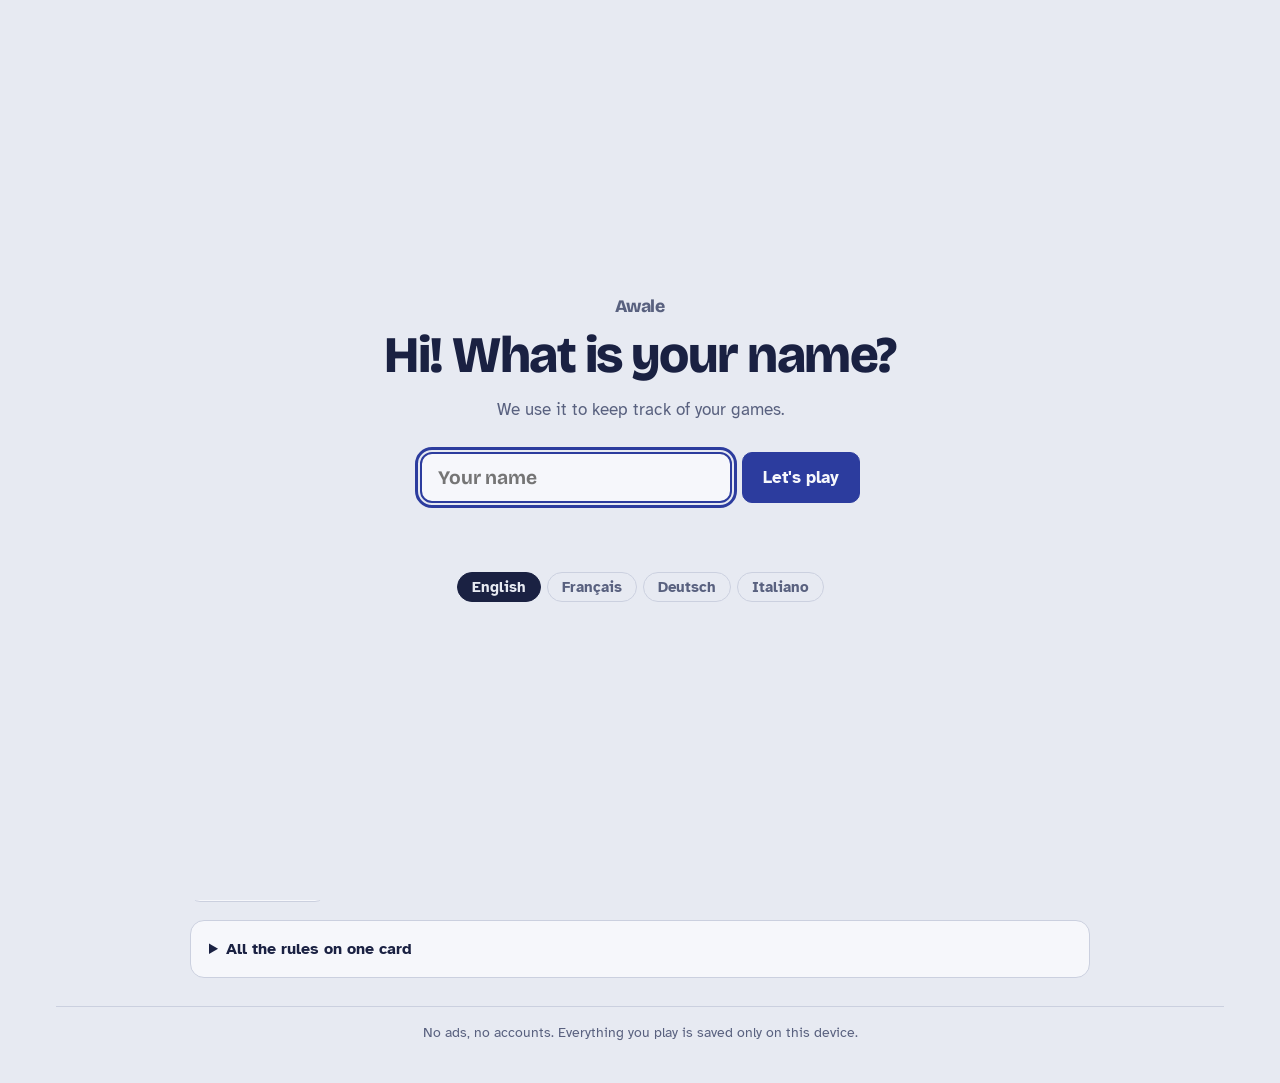
<file: index.html>
<!doctype html>
<html lang="en">
<head>
<meta charset="utf-8">
<meta name="viewport" content="width=device-width, initial-scale=1, viewport-fit=cover">
<!-- BUILD:HEAD -->
<title>Awale</title>
<meta name="description" content="Learn and play Awale (Oware), the African seed game: a 1-minute video, lessons, daily puzzles and a friendly computer opponent. For kids and beginners. EN / FR / DE / IT.">
<meta name="theme-color" content="#2c3c9e">
<link rel="icon" href="data:image/svg+xml,%3Csvg xmlns='http://www.w3.org/2000/svg' viewBox='0 0 64 64'%3E%3Crect width='64' height='64' rx='14' fill='%238b4a28'/%3E%3Ccircle cx='20' cy='24' r='9' fill='%233d1d0d'/%3E%3Ccircle cx='44' cy='24' r='9' fill='%233d1d0d'/%3E%3Ccircle cx='20' cy='44' r='9' fill='%233d1d0d'/%3E%3Ccircle cx='44' cy='44' r='9' fill='%233d1d0d'/%3E%3Ccircle cx='44' cy='44' r='4' fill='%23e4dfd2'/%3E%3Ccircle cx='20' cy='24' r='4' fill='%23e4dfd2'/%3E%3C/svg%3E">
<meta name="claude:viewport-fit-sides" content="cover">
<link rel="preconnect" href="https://fonts.googleapis.com">
<link rel="preconnect" href="https://fonts.gstatic.com" crossorigin>
<link rel="stylesheet" href="https://fonts.googleapis.com/css2?family=Bricolage+Grotesque:opsz,wght@12..96,500;12..96,700;12..96,800&family=Atkinson+Hyperlegible:ital,wght@0,400;0,700;1,400&family=IBM+Plex+Mono:wght@400;500&display=swap">
<link rel="stylesheet" href="styles.css">
<!-- /BUILD:HEAD -->
</head>
<body>
<!-- BUILD:BODY -->
<div class="welcome" id="welcome" hidden>
  <div class="welcome-inner">
    <p class="welcome-brand">Awale</p>
    <h2 class="welcome-title" id="welcome-title">Who's playing?</h2>
    <p class="welcome-sub" id="welcome-sub"></p>
    <div class="welcome-grid" id="welcome-grid"></div>
    <div class="game-pick" id="game-pick" hidden>
      <button class="tile game" data-game="awale"><span class="game-art awale" aria-hidden="true"><i></i><i></i><i></i><i></i><i></i><i></i><i></i><i></i><i></i><i></i><i></i><i></i></span><span class="tile-name">Awale</span><span class="tile-meta" data-i18n="pick.awale"></span></button>
      <button class="tile game" data-game="bao"><span class="game-art bao" aria-hidden="true"><i></i><i></i><i></i><i></i><i></i><i></i><i></i><i></i><i></i><i></i><i></i><i></i><i></i><i></i><i></i><i></i><i></i><i></i><i></i><i></i><i></i><i></i><i></i><i></i><i></i><i></i><i></i><i></i><i></i><i></i><i></i><i></i></span><span class="tile-name">Bao</span><span class="tile-meta" data-i18n="pick.bao"></span></button>
    </div>
    <form class="welcome-form" id="welcome-form" hidden>
      <input id="welcome-name" type="text" maxlength="14" autocomplete="off" spellcheck="false" data-i18n-aria="welcome.ph">
      <button class="btn primary" type="submit" id="welcome-go">Let's play</button>
    </form>
    <p class="welcome-error" id="welcome-error" aria-live="polite"></p>
    <button class="btn ghost" id="welcome-cancel" hidden>Cancel</button>
    <div class="welcome-langs" id="welcome-langs" role="group" data-i18n-aria="lang.label"></div>
  </div>
</div>

<div class="app">
  <header class="top">
    <div class="topbar">
      <nav class="games-switch" data-i18n-aria="game.switch">
        <a href="./" id="go-awale" aria-current="page">Awale</a>
        <a href="bao.html" id="go-bao">Bao</a>
      </nav>
      <div class="topbar-right">
        <select class="lang-select" id="lang-select" data-i18n-aria="lang.label"></select>
        <button class="profile" id="btn-profile" data-i18n-aria="profile.aria"></button>
      </div>
    </div>
    <div class="brand">
      <h1>Awale <span class="flags" role="img" data-i18n-aria="flags.awale" data-i18n-title="flags.awale">🇨🇮 🇬🇭 🇧🇯 🇹🇬</span></h1>
      <p class="tagline" data-i18n="app.tagline"></p>
    </div>
    <div class="top-right">
    <nav class="modes" role="tablist" aria-label="Mode">
      <button id="mode-video" role="tab" data-mode="video" data-i18n="mode.video"></button>
      <button id="mode-learn" role="tab" data-mode="learn" data-i18n="mode.learn"></button>
      <button id="mode-puzzle" role="tab" data-mode="puzzle" data-i18n="mode.puzzle"></button>
      <button id="mode-cpu" role="tab" data-mode="cpu" data-i18n="mode.cpu"></button>
      <button id="mode-duo" role="tab" data-mode="duo" data-i18n="mode.duo"></button>
    </nav>
    </div>
  </header>

  <section class="video-view" id="video-view" hidden>
    <h2 class="video-title" data-i18n="video.title"></h2>
    <p class="video-sub" data-i18n="video.sub"></p>
    <video id="rules-video" controls preload="metadata" playsinline></video>
    <button class="btn primary" id="video-start" data-i18n="video.start"></button>
  </section>

  <main class="layout solo" id="layout">
    <section class="table" aria-label="Board">
      <section class="card puzzle" id="puzzle-card" hidden>
        <div class="lesson-top">
          <span class="eyebrow" id="pz-step"></span>
          <span class="pz-badges"><span class="pz-badge daily" id="pz-daily" hidden></span><span class="pz-badge streak" id="pz-streak" hidden></span></span>
        </div>
        <div class="pz-head">
          <h2 id="pz-title"></h2>
          <span id="pz-best"></span>
        </div>
        <p class="task" id="pz-task"></p>
        <div class="lesson-nav">
          <button class="btn" id="pz-prev" data-i18n="lesson.prev"></button>
          <button class="btn" id="pz-next-card" data-i18n="puzzle.next"></button>
          <button class="btn" id="pz-today" hidden></button>
        </div>
        <details class="pz-all">
          <summary><span data-i18n="puzzle.all"></span> <span class="summary-note" id="pz-progress"></span></summary>
          <div class="pz-grid" id="pz-grid"></div>
        </details>
      </section>
      <section class="card lesson" id="lesson-card" hidden>
        <div class="lesson-top">
          <span class="eyebrow" id="lesson-step"></span>
          <ol class="dots" id="lesson-dots"></ol>
        </div>
        <h2 id="lesson-title"></h2>
        <p id="lesson-intro"></p>
        <p class="task" id="lesson-task"></p>
        <div class="lesson-result" id="lesson-result" hidden></div>
        <div class="lesson-nav">
          <button class="btn" id="lesson-prev" data-i18n="lesson.prev"></button>
          <button class="btn" id="lesson-retry" data-i18n="lesson.reset"></button>
          <button class="btn primary" id="lesson-next">Next lesson</button>
        </div>
      </section>
      <div class="matchup" id="matchup" hidden>
        <span class="who" id="who-0"></span>
        <span class="who-text" data-i18n="who.plays"></span>
        <button class="who who-btn" id="who-1" data-i18n-aria="who.change" hidden></button>
        <span class="who-text" id="who-end" data-i18n="who.computer"></span>
      </div>
      <div class="difficulty" id="difficulty" hidden>
        <span class="eyebrow" id="difficulty-label" data-i18n="level.label"></span>
        <div class="seg" role="group" aria-labelledby="difficulty-label">
          <button data-level="easy" id="lvl-easy" data-i18n="level.easy"></button>
          <button data-level="medium" id="lvl-medium" data-i18n="level.medium"></button>
          <button data-level="hard" id="lvl-hard" data-i18n="level.hard"></button>
        </div>
        <span class="difficulty-note" id="difficulty-note"></span>
      </div>
      <div class="status" id="status" aria-live="polite"></div>
      <div class="alert" id="alert" role="alert" hidden></div>

      <div class="board" id="board">
        <div class="store store-n" id="store-1">
          <span class="store-label" id="label-1">North</span>
          <div class="store-well"><div class="seeds"></div></div>
          <span class="store-count">0</span>
        </div>
        <div class="rows">
          <div class="row row-n" id="row-n"></div>
          <div class="direction" aria-hidden="true"><span data-i18n="direction"></span></div>
          <div class="row row-s" id="row-s"></div>
        </div>
        <div class="store store-s" id="store-0">
          <span class="store-label" id="label-0">South</span>
          <div class="store-well"><div class="seeds"></div></div>
          <span class="store-count">0</span>
        </div>
        <div class="endcard" id="endcard" hidden>
          <p class="end-eyebrow" id="end-reason"></p>
          <p class="end-title" id="end-title"></p>
          <p class="end-score" id="end-score"></p>
          <button class="btn primary" id="end-new" data-i18n="end.again"></button>
        </div>
      </div>

      <div class="explain" id="coach-body" aria-live="polite"></div>

      <div class="legend" aria-hidden="true">
        <span><i class="sw sw-legal"></i><span data-i18n="legend.can"></span></span>
        <span><i class="sw sw-illegal"></i><span data-i18n="legend.not"></span></span>
        <span><i class="sw sw-path"></i><span data-i18n="legend.path"></span></span>
        <span><i class="sw sw-capture"></i><span data-i18n="legend.win"></span></span>
      </div>

      <div class="actions">
        <button class="btn" id="btn-undo" data-i18n="btn.undo"></button>
        <button class="btn" id="btn-hint" data-i18n="btn.hint"></button>
        <button class="btn" id="btn-split" data-i18n="btn.split" hidden></button>
        <button class="btn ghost" id="btn-new" data-i18n="btn.new"></button>
        <button class="switch" id="btn-warn" role="switch" aria-checked="true">
          <span class="switch-track" aria-hidden="true"><span class="switch-knob"></span></span>
          <span><span data-i18n="warn.label"></span> <b id="warn-state"></b></span>
        </button>
      </div>
      <details class="card games" id="games-card">
        <summary><span data-i18n="games.title"></span> <span class="summary-note" id="games-count"></span></summary>
        <div class="games-body">
          <p class="games-stats" id="games-stats"></p>
          <ol class="games-list" id="games-list"></ol>
          <div class="btnrow">
            <button class="btn" id="games-copy" data-i18n="games.copy"></button>
            <button class="btn subtle" id="games-clear"></button>
          </div>
          <p class="games-msg" id="games-msg" aria-live="polite"></p>
        </div>
      </details>

      <details class="card log" id="moves">
        <summary data-i18n="moves.title"></summary>
        <ol class="log-list" id="log"></ol>
      </details>

      <details class="card settings" id="settings">
        <summary data-i18n="settings.title"></summary>
        <div class="settings-body">
        <label class="check" id="field-adaptive"><input type="checkbox" id="opt-adaptive"> <span data-i18n="settings.adaptive"></span></label>
        <label class="check"><input type="checkbox" id="opt-ratings"> <span data-i18n="settings.ratings"></span></label>
        <div class="field">
          <label for="opt-speed" data-i18n="settings.speed"></label>
          <select id="opt-speed">
            <option value="420" data-i18n="speed.slow"></option>
            <option value="220" data-i18n="speed.normal"></option>
            <option value="90" data-i18n="speed.fast"></option>
            <option value="0" data-i18n="speed.instant"></option>
          </select>
        </div>
        <div class="field" id="field-first">
          <label for="opt-first" data-i18n="settings.first"></label>
          <select id="opt-first">
            <option value="0" data-i18n="first.you"></option>
            <option value="1" data-i18n="first.cpu"></option>
          </select>
        </div>
      </div>
      </details>

      <details class="card rules" id="rules-card">
        <summary data-i18n="rules.title"></summary>
        <ul>
          <li data-i18n="rules.1"></li>
          <li data-i18n="rules.2"></li>
          <li data-i18n="rules.3"></li>
          <li data-i18n="rules.4"></li>
          <li data-i18n="rules.5"></li>
          <li data-i18n="rules.6"></li>
          <li data-i18n="rules.7"></li>
        </ul>
      </details>
    </section>

  </main>
  <footer class="foot"><p data-i18n="foot.privacy"></p></footer>
</div>

<script src="src/config.js"></script>
<script src="src/i18n.js"></script>
<script src="src/engine.js"></script>
<script src="src/advisor.js"></script>
<script src="src/lessons.js"></script>
<script src="src/puzzles.js"></script>
<script src="src/app.js"></script>
<!-- /BUILD:BODY -->
</body>
</html>
</file>
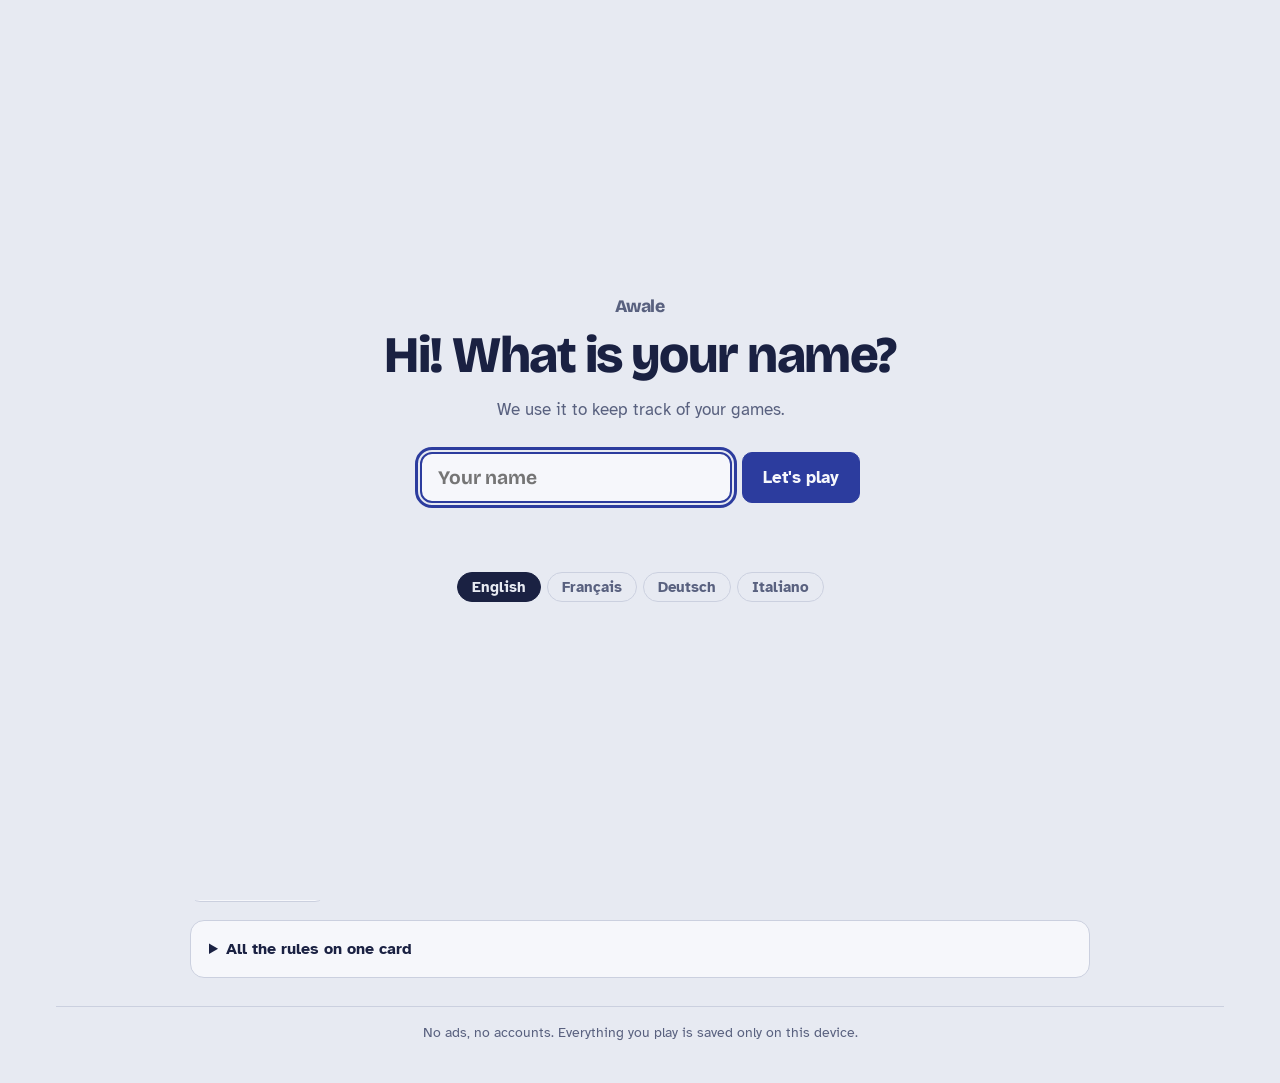
<file: site/index.html>
<!doctype html>
<html lang="en">
<head>
<meta charset="utf-8">
<meta name="viewport" content="width=device-width, initial-scale=1, viewport-fit=cover">
<title>Awale</title>
<meta name="description" content="Learn and play Awale (Oware), the African seed game: a 1-minute video, lessons, daily puzzles and a friendly computer opponent. For kids and beginners. EN / FR / DE / IT.">
<meta name="theme-color" content="#2c3c9e">
<link rel="icon" href="data:image/svg+xml,%3Csvg xmlns='http://www.w3.org/2000/svg' viewBox='0 0 64 64'%3E%3Crect width='64' height='64' rx='14' fill='%238b4a28'/%3E%3Ccircle cx='20' cy='24' r='9' fill='%233d1d0d'/%3E%3Ccircle cx='44' cy='24' r='9' fill='%233d1d0d'/%3E%3Ccircle cx='20' cy='44' r='9' fill='%233d1d0d'/%3E%3Ccircle cx='44' cy='44' r='9' fill='%233d1d0d'/%3E%3Ccircle cx='44' cy='44' r='4' fill='%23e4dfd2'/%3E%3Ccircle cx='20' cy='24' r='4' fill='%23e4dfd2'/%3E%3C/svg%3E">
<meta name="claude:viewport-fit-sides" content="cover">
<link rel="preconnect" href="https://fonts.googleapis.com">
<link rel="preconnect" href="https://fonts.gstatic.com" crossorigin>
<link rel="stylesheet" href="https://fonts.googleapis.com/css2?family=Bricolage+Grotesque:opsz,wght@12..96,500;12..96,700;12..96,800&family=Atkinson+Hyperlegible:ital,wght@0,400;0,700;1,400&family=IBM+Plex+Mono:wght@400;500&display=swap">
<style>
/* Layout: carved mahogany board on indigo-washed cloth; teaching sidebar to the right, stacked below on phones. */
:root {
  --bg: #e7eaf2;          /* indigo-washed cloth */
  --panel: #f6f7fb;
  --ink: #1a2142;         /* indigo ink */
  --muted: #59617f;
  --line: #cbd0df;
  --accent: #2c3c9e;      /* indigo dye */
  --wood: #8b4a28;
  --wood-hi: #a95f37;
  --wood-lo: #5c2d16;
  --hollow: #3d1d0d;
  --seed-a: #e4dfd2;      /* grey-ivory nicker seeds */
  --seed-b: #b8b2a3;
  --go: #2f9e6a;
  --no: #c8452f;
  --path: #f3e2b3;
  --capture: #ffb21e;
  --on-wood: #f5e6d6;
  --shadow: 0 1px 2px rgba(26, 33, 66, .08), 0 8px 24px rgba(26, 33, 66, .08);

  --f-display: "Bricolage Grotesque", "Avenir Next", "Segoe UI", system-ui, sans-serif;
  --f-body: "Atkinson Hyperlegible", "Segoe UI", system-ui, sans-serif;
  --f-mono: "IBM Plex Mono", ui-monospace, "SF Mono", Menlo, monospace;
}
@media (prefers-color-scheme: dark) {
  :root:not([data-theme="light"]) {
    --bg: #0f1220; --panel: #171b2d; --ink: #e5e8f4; --muted: #9aa1bd; --line: #2b3150;
    --accent: #8f9cf0; --wood: #6f3a1f; --wood-hi: #86492a; --wood-lo: #411f0d; --hollow: #241006;
    --seed-a: #dcd7ca; --seed-b: #a49e90; --go: #4cc48b; --no: #ef6a52; --path: #f1e1b6; --capture: #ffb83a;
    --on-wood: #f5e6d6; --shadow: 0 1px 2px rgba(0, 0, 0, .3), 0 10px 30px rgba(0, 0, 0, .35);
    color-scheme: dark;
  }
}
:root[data-theme="dark"] {
  --bg: #0f1220; --panel: #171b2d; --ink: #e5e8f4; --muted: #9aa1bd; --line: #2b3150;
  --accent: #8f9cf0; --wood: #6f3a1f; --wood-hi: #86492a; --wood-lo: #411f0d; --hollow: #241006;
  --seed-a: #dcd7ca; --seed-b: #a49e90; --go: #4cc48b; --no: #ef6a52; --path: #f1e1b6; --capture: #ffb83a;
  --on-wood: #f5e6d6; --shadow: 0 1px 2px rgba(0, 0, 0, .3), 0 10px 30px rgba(0, 0, 0, .35);
  color-scheme: dark;
}

* { box-sizing: border-box; }
[hidden] { display: none !important; }
html, body { background: var(--bg); color: var(--ink); }
body { margin: 0; font: 16px/1.5 var(--f-body); }
button, select { font: inherit; color: inherit; }

.app {
  max-width: 1200px; margin: 0 auto;
  padding-block: 20px 40px;
  padding-left: max(16px, env(safe-area-inset-left, 0px));
  padding-right: max(16px, env(safe-area-inset-right, 0px));
  display: flex; flex-direction: column; gap: 20px;
}

/* ---------- header ---------- */
.top { display: flex; flex-wrap: wrap; align-items: end; justify-content: space-between; gap: 12px 24px; }
.topbar { flex: 1 0 100%; display: flex; flex-wrap: wrap; align-items: center; justify-content: space-between; gap: 10px; }
.topbar-right { display: flex; align-items: center; gap: 10px; margin-left: auto; }
.brand h1 {
  font: 800 clamp(2.2rem, 5vw, 3.2rem)/0.9 var(--f-display);
  letter-spacing: -0.03em; margin: 0; color: var(--ink);
}
.brand h1 .flags { font-size: .5em; letter-spacing: .08em; vertical-align: .3em; margin-left: .15em; cursor: default; }
.tagline { margin: 6px 0 0; color: var(--muted); font-size: .95rem; }
.modes { display: flex; gap: 4px; padding: 4px; border-radius: 999px; background: var(--panel); border: 1px solid var(--line); flex-wrap: wrap; }
.modes button {
  border: 0; background: transparent; padding: 8px 16px; border-radius: 999px; cursor: pointer;
  font-weight: 700; font-size: .92rem; color: var(--muted);
}
.modes button[aria-selected="true"] { background: var(--accent); color: var(--panel); }
.modes button:focus-visible, .btn:focus-visible, .pit:focus-visible, select:focus-visible, input:focus-visible, summary:focus-visible {
  outline: 3px solid var(--accent); outline-offset: 2px;
}

.layout { display: grid; grid-template-columns: minmax(0, 1fr) 360px; gap: 24px; align-items: start; }
@media (max-width: 960px) { .layout { grid-template-columns: minmax(0, 1fr); } }
.layout.solo { grid-template-columns: minmax(0, 1fr); max-width: 900px; width: 100%; margin-inline: auto; }

/* move explanation under the board */
.explain { min-height: 3.3em; font-size: 1rem; line-height: 1.45; }
.explain p { margin: 0 0 2px; }
.explain .lead { font-weight: 700; }

/* trap-warnings switch */
.switch {
  margin-left: auto; display: inline-flex; align-items: center; gap: 10px; cursor: pointer;
  border: 1px solid var(--line); background: var(--panel); color: var(--ink);
  padding: 7px 12px 7px 8px; border-radius: 999px; font-size: .92rem;
}
.switch-track { width: 38px; height: 22px; border-radius: 999px; background: var(--line); position: relative; transition: background .15s; flex: none; }
.switch-knob { position: absolute; top: 3px; left: 3px; width: 16px; height: 16px; border-radius: 50%; background: var(--panel); box-shadow: 0 1px 2px rgba(0, 0, 0, .3); transition: transform .15s; }
.switch[aria-checked="true"] .switch-track { background: var(--go); }
.switch[aria-checked="true"] .switch-knob { transform: translateX(16px); }
.switch:focus-visible { outline: 3px solid var(--accent); outline-offset: 2px; }
@media (max-width: 560px) { .switch { margin-left: 0; } }

details.card > summary { cursor: pointer; font-weight: 700; }
.settings-body { display: flex; flex-direction: column; gap: 10px; margin-top: 12px; }
@media (max-width: 560px) {
  /* Five tabs: let the row scroll sideways instead of squeezing them. */
  .modes { width: 100%; display: flex; flex-wrap: nowrap; overflow-x: auto; border-radius: 14px; scrollbar-width: none; }
  .modes::-webkit-scrollbar { display: none; }
  .modes button { flex: none; padding: 8px 12px; border-radius: 10px; font-size: .85rem; white-space: nowrap; }
  .cap { font-size: .62rem; padding: 2px 4px; white-space: normal; width: max-content; max-width: 104%; text-align: center; line-height: 1.05; }
}

/* ---------- difficulty ---------- */
.difficulty { display: flex; flex-wrap: wrap; align-items: center; gap: 8px 14px; }
.seg { display: inline-flex; padding: 4px; gap: 4px; border-radius: 12px; background: var(--panel); border: 1px solid var(--line); }
.seg button {
  border: 0; background: transparent; cursor: pointer; padding: 8px 18px; border-radius: 9px;
  font: 700 1rem/1 var(--f-display); color: var(--muted);
}
.seg button[aria-pressed="true"] { color: var(--panel); }
#lvl-easy[aria-pressed="true"] { background: var(--go); }
#lvl-medium[aria-pressed="true"] { background: var(--accent); }
#lvl-hard[aria-pressed="true"] { background: var(--no); }
.seg button:focus-visible { outline: 3px solid var(--accent); outline-offset: 2px; }
.difficulty-note { color: var(--muted); font-size: .9rem; flex: 1 1 220px; min-width: 0; }

/* ---------- who plays ---------- */
.matchup { display: flex; flex-wrap: wrap; align-items: center; gap: 8px 10px; font: 700 clamp(1.1rem, 2.6vw, 1.35rem)/1.2 var(--f-display); }
.who { display: inline-flex; align-items: center; gap: 8px; font: 800 clamp(1.15rem, 2.8vw, 1.45rem)/1.2 var(--f-display); color: var(--ink); min-width: 0; }
.who-btn { border: 1px solid var(--line); background: var(--panel); padding: 5px 12px 5px 6px; border-radius: 999px; cursor: pointer; }
.who-btn:hover { border-color: var(--accent); }
.who-text { color: var(--muted); }
.caret { color: var(--muted); font-size: .8em; }
.avatar {
  --av: var(--accent);
  display: inline-grid; place-items: center; flex: none; width: 1.7em; height: 1.7em; border-radius: 30%;
  background: var(--av); color: #fff; font: 800 1em/1 var(--f-display);
}
.top-right { display: flex; flex-wrap: wrap; align-items: center; gap: 10px; }
.profile {
  display: inline-flex; align-items: center; gap: 8px; cursor: pointer; padding: 5px 12px 5px 5px;
  border-radius: 999px; border: 1px solid var(--line); background: var(--panel); font: 700 .95rem/1 var(--f-body); color: var(--ink);
}
.profile .avatar { width: 30px; height: 30px; font-size: .95rem; }
.profile:hover, .who-btn:hover { border-color: var(--accent); }
.profile:focus-visible, .who-btn:focus-visible, .tile:focus-visible { outline: 3px solid var(--accent); outline-offset: 3px; }
@media (max-width: 560px) { .top-right { width: 100%; } }

/* ---------- welcome: who's playing ---------- */
body.welcoming { overflow: hidden; }
.welcome {
  position: fixed; inset: 0; z-index: 50; overflow-y: auto; background: var(--bg);
  padding-top: max(24px, env(safe-area-inset-top, 0px)); padding-bottom: max(24px, env(safe-area-inset-bottom, 0px));
  padding-left: max(16px, env(safe-area-inset-left, 0px)); padding-right: max(16px, env(safe-area-inset-right, 0px));
}
.welcome-inner { min-height: 100%; max-width: 760px; margin: 0 auto; display: flex; flex-direction: column; align-items: center; justify-content: center; gap: 14px; text-align: center; }
.welcome-brand { margin: 0; font: 800 1.1rem/1 var(--f-display); letter-spacing: -0.01em; color: var(--muted); }
.welcome-title { margin: 0; font: 800 clamp(2rem, 6vw, 3.2rem)/1.05 var(--f-display); letter-spacing: -0.03em; text-wrap: balance; }
.welcome-sub { margin: 0 0 10px; color: var(--muted); font-size: 1.05rem; }
.welcome-grid { display: flex; flex-wrap: wrap; justify-content: center; gap: clamp(14px, 3vw, 26px); }
.tile {
  display: flex; flex-direction: column; align-items: center; gap: 8px; width: clamp(96px, 22vw, 136px);
  background: none; border: 0; padding: 6px; cursor: pointer; color: var(--ink); border-radius: 18px;
}
.avatar.big { width: 100%; height: auto; aspect-ratio: 1; border-radius: 22%; font-size: clamp(2.4rem, 8vw, 3.6rem); transition: transform .15s ease, box-shadow .15s ease; }
.tile:hover .avatar.big, .tile:focus-visible .avatar.big { transform: translateY(-3px); box-shadow: 0 0 0 4px var(--panel), 0 0 0 7px var(--ink); }
.avatar.plus { background: transparent; color: var(--muted); border: 3px dashed var(--line); font-weight: 400; }
.tile-name { font: 700 1.05rem/1.2 var(--f-display); max-width: 100%; overflow-wrap: anywhere; }
.tile-meta { color: var(--muted); font-size: .8rem; margin-top: -4px; }
.welcome-form { display: flex; flex-wrap: wrap; justify-content: center; gap: 10px; width: 100%; max-width: 440px; margin-top: 6px; }
.welcome-form input {
  flex: 1 1 200px; min-width: 0; padding: 12px 16px; border-radius: 12px; border: 2px solid var(--accent);
  background: var(--panel); color: var(--ink); font: 700 1.2rem/1.2 var(--f-display);
}
.welcome-form .btn { font-size: 1.05rem; padding: 12px 20px; }
.welcome-error { margin: 0; min-height: 1.4em; color: var(--no); font-weight: 700; }

/* ---------- games played ---------- */
.summary-note { font-weight: 400; color: var(--muted); }
.games-body { display: flex; flex-direction: column; gap: 10px; margin-top: 12px; }
.games-stats { margin: 0; }
.games-list { list-style: none; margin: 0; padding: 0; display: flex; flex-direction: column; gap: 6px; }
.games-list li { display: grid; grid-template-columns: 4.2em minmax(0, 1fr) auto; gap: 10px; align-items: baseline; font-variant-numeric: tabular-nums; }
.g-res { font: 700 .74rem/1 var(--f-body); letter-spacing: .06em; text-transform: uppercase; padding: 4px 0; text-align: center; border-radius: 999px; }
.g-won { background: color-mix(in srgb, var(--go) 22%, var(--panel)); }
.g-lost { background: color-mix(in srgb, var(--no) 18%, var(--panel)); }
.g-draw { background: var(--line); }
.g-meta { color: var(--muted); font-size: .85rem; }
.games-msg { margin: 0; color: var(--muted); font-size: .9rem; }
.copybox { display: block; width: 100%; height: 120px; margin-top: 6px; font: 400 .75rem/1.3 var(--f-mono); }

/* ---------- status ---------- */
.table { display: flex; flex-direction: column; gap: 14px; min-width: 0; }
.status {
  font: 700 clamp(1.15rem, 2.4vw, 1.45rem)/1.25 var(--f-display); letter-spacing: -0.01em;
  min-height: 1.8em; display: flex; align-items: center; gap: 10px; text-wrap: balance;
}
.status .chip {
  font: 700 .72rem/1 var(--f-body); letter-spacing: .08em; text-transform: uppercase;
  padding: 5px 9px; border-radius: 999px; background: var(--accent); color: var(--panel); flex: none;
}
.status .chip.north { background: var(--wood); color: var(--on-wood); }
.status .chip.done { background: var(--go); color: #fff; font-size: .95rem; padding: 6px 10px; }
.status .chip.retry { background: var(--capture); color: var(--hollow); font-size: .95rem; padding: 6px 10px; }
.status { flex-wrap: wrap; }
.status-btn { font: 700 1rem/1 var(--f-body); padding: 10px 16px; margin-left: 4px; }
.status .chip.name { text-transform: none; letter-spacing: 0; font-size: .95rem; padding: 6px 11px; }
.thinking::after { content: ""; display: inline-block; width: 1.2em; text-align: left; animation: dots 1.2s steps(4) infinite; }
@keyframes dots { 0% { content: ""; } 25% { content: "."; } 50% { content: ".."; } 75% { content: "..."; } }

/* ---------- board ---------- */
.board {
  position: relative;
  display: grid; grid-template-columns: minmax(64px, .16fr) minmax(0, 1fr) minmax(64px, .16fr); gap: clamp(8px, 1.5vw, 16px);
  padding: clamp(10px, 2vw, 22px);
  border-radius: clamp(18px, 4vw, 48px);
  background:
    repeating-linear-gradient(97deg, rgba(255, 255, 255, .035) 0 2px, transparent 2px 9px),
    repeating-linear-gradient(93deg, rgba(0, 0, 0, .06) 0 1px, transparent 1px 23px),
    linear-gradient(180deg, var(--wood-hi), var(--wood) 45%, var(--wood-lo));
  box-shadow: inset 0 2px 0 rgba(255, 255, 255, .18), inset 0 -4px 0 rgba(0, 0, 0, .25), var(--shadow);
}
.rows { display: flex; flex-direction: column; gap: 6px; min-width: 0; }
.row { display: grid; grid-template-columns: repeat(6, minmax(0, 1fr)); gap: clamp(5px, 1.2vw, 12px); }
.direction { display: flex; justify-content: center; color: var(--on-wood); opacity: .6; font-size: .72rem; letter-spacing: .1em; text-transform: uppercase; }
.direction span::before { content: "\2190  "; }
.direction span::after { content: "  \2192"; }

.pit, .store-well {
  position: relative;
  background: radial-gradient(circle at 50% 38%, var(--hollow) 0 55%, color-mix(in srgb, var(--hollow) 70%, var(--wood)) 100%);
  box-shadow: inset 0 6px 12px rgba(0, 0, 0, .55), inset 0 -2px 3px rgba(255, 255, 255, .12), 0 1px 0 rgba(255, 255, 255, .15);
}
.pit {
  aspect-ratio: 1; width: 100%; max-width: 100%;
  border: 0; border-radius: 50%; padding: 0; cursor: pointer;
  transition: transform .15s ease, box-shadow .15s ease;
}
.pit > * { pointer-events: none; }
.pit .seeds, .store-well .seeds { position: absolute; inset: 14%; }
.seed {
  position: absolute; width: 22%; aspect-ratio: 1; border-radius: 50%;
  translate: -50% -50%;
  background: radial-gradient(circle at 35% 30%, var(--seed-a), var(--seed-b) 70%, color-mix(in srgb, var(--seed-b) 70%, #000) 100%);
  box-shadow: 0 1px 2px rgba(0, 0, 0, .5);
}
.count {
  position: absolute; left: 50%; bottom: -4px; translate: -50% 0;
  min-width: 1.9em; padding: 1px 6px; border-radius: 999px;
  font: 700 .82rem/1.3 var(--f-body); font-variant-numeric: tabular-nums;
  background: var(--panel); color: var(--ink); box-shadow: 0 1px 3px rgba(0, 0, 0, .35);
}
.row-n .count { bottom: auto; top: -4px; }
.pname {
  position: absolute; top: 4px; left: 6px;
  font: 500 .72rem/1 var(--f-mono); color: var(--on-wood); opacity: .75;
}
.row-n .pname { top: auto; bottom: 4px; }
.order {
  position: absolute; top: 50%; left: 50%; translate: -50% -50%;
  font: 800 clamp(.9rem, 2.2vw, 1.25rem)/1 var(--f-display); color: var(--hollow);
  background: var(--path); border-radius: 999px; min-width: 1.7em; padding: 3px 5px; z-index: 2;
  box-shadow: 0 0 0 2px var(--hollow);
}
.order.multi { font-size: .75rem; }

.pit.legal { box-shadow: inset 0 6px 12px rgba(0, 0, 0, .55), 0 0 0 3px var(--go); }
.pit.legal:hover, .pit.legal.selected { transform: translateY(-2px); box-shadow: inset 0 6px 12px rgba(0, 0, 0, .55), 0 0 0 4px var(--go), 0 6px 14px rgba(0, 0, 0, .35); }
.pit.illegal { cursor: not-allowed; }
.pit.illegal.mine { box-shadow: inset 0 6px 12px rgba(0, 0, 0, .55), 0 0 0 3px color-mix(in srgb, var(--no) 75%, transparent); }
.pit.illegal.mine::after {
  content: ""; position: absolute; inset: 30%; z-index: 1;
  background:
    linear-gradient(45deg, transparent 44%, var(--no) 44% 56%, transparent 56%),
    linear-gradient(-45deg, transparent 44%, var(--no) 44% 56%, transparent 56%);
  opacity: 0; transition: opacity .15s;
}
.pit.illegal.mine:hover::after, .pit.illegal.mine.selected::after { opacity: .9; }
.pit.path { box-shadow: inset 0 6px 12px rgba(0, 0, 0, .55), 0 0 0 2px var(--path); }
.pit.last { box-shadow: inset 0 6px 12px rgba(0, 0, 0, .55), 0 0 0 2px var(--path), 0 0 0 5px color-mix(in srgb, var(--path) 45%, transparent); }
.pit.capture { box-shadow: inset 0 6px 12px rgba(0, 0, 0, .55), 0 0 0 5px var(--capture), 0 0 22px var(--capture); }
.cap {
  position: absolute; left: 50%; top: 50%; translate: -50% 60%; z-index: 3;
  font: 800 .78rem/1 var(--f-body); white-space: nowrap; padding: 4px 7px; border-radius: 999px;
  background: var(--capture); color: var(--hollow); box-shadow: 0 1px 4px rgba(0, 0, 0, .5);
}
.cap.no { background: var(--no); color: #fff; }
.pit.blocked { box-shadow: inset 0 6px 12px rgba(0, 0, 0, .55), 0 0 0 4px var(--no); }
.pit.source { box-shadow: inset 0 6px 12px rgba(0, 0, 0, .55), 0 0 0 4px var(--go); opacity: .85; }
.pit.active { box-shadow: inset 0 6px 12px rgba(0, 0, 0, .55), 0 0 0 4px var(--path), 0 0 16px var(--path); }
.pit.flash { animation: flash .5s ease 2; }
@keyframes flash { 50% { box-shadow: inset 0 6px 12px rgba(0, 0, 0, .55), 0 0 0 6px var(--capture), 0 0 26px var(--capture); } }
.pit.hint { animation: hint 1.1s ease-in-out 3; }
@keyframes hint { 50% { transform: translateY(-4px); box-shadow: inset 0 6px 12px rgba(0, 0, 0, .55), 0 0 0 6px var(--accent), 0 0 20px var(--accent); } }
.pit.shake { animation: shake .3s ease; }
@keyframes shake { 25% { translate: -4px 0; } 75% { translate: 4px 0; } }

.rating {
  position: absolute; top: 4px; right: 4px; z-index: 2;
  width: 12px; height: 12px; border-radius: 50%; border: 2px solid var(--hollow);
}
.row-n .rating { top: auto; bottom: 4px; }
.rating.win { background: var(--go); }
.rating.safe { background: var(--seed-a); }
.rating.risky { background: var(--no); }

.store { display: flex; flex-direction: column; align-items: center; gap: 6px; min-width: 0; }
.store-well { flex: 1; width: 100%; border-radius: 999px; min-height: 120px; }
.store-well .seeds { inset: 10% 14%; }
.store-well .seed { width: 26%; }
.store-label { font: 700 .72rem/1 var(--f-body); letter-spacing: .1em; text-transform: uppercase; color: var(--on-wood); opacity: .85; }
.store-count { font: 800 1.5rem/1 var(--f-display); color: var(--on-wood); font-variant-numeric: tabular-nums; }
.store.bump .store-count { animation: bump .5s ease; }
@keyframes bump { 40% { transform: scale(1.35); color: var(--capture); } }
.store.store-n { order: 0; }
.store.store-s { order: 2; }
.rows { order: 1; }

@media (max-width: 620px) {
  .board { grid-template-columns: minmax(0, 1fr); }
  .store { flex-direction: row; justify-content: space-between; padding: 0 6px; }
  .store-well { min-height: 0; height: 38px; flex: 1; }
  .store-well .seeds { inset: 12% 4%; }
  .store-well .seed { width: auto; height: 60%; aspect-ratio: 1; }
  .store-count { font-size: 1.25rem; min-width: 1.6em; text-align: right; }
  .store-label { min-width: 4.2em; }
  .count { font-size: .72rem; padding: 0 5px; }
  .pname { font-size: .6rem; top: 2px; left: 3px; }
  .row-n .pname { bottom: 2px; }
  .rating { width: 9px; height: 9px; top: 2px; right: 2px; border-width: 1px; }
}

.endcard {
  position: absolute; inset: 0; z-index: 5; border-radius: inherit;
  display: flex; flex-direction: column; align-items: center; justify-content: center; gap: 6px; text-align: center;
  background: color-mix(in srgb, var(--panel) 90%, transparent); backdrop-filter: blur(3px); padding: 16px;
}
.end-eyebrow { margin: 0; font: 700 .78rem/1 var(--f-body); letter-spacing: .1em; text-transform: uppercase; color: var(--muted); }
.end-title { margin: 0; font: 800 clamp(1.8rem, 5vw, 2.8rem)/1 var(--f-display); letter-spacing: -0.02em; }
.end-score { margin: 0 0 8px; font: 500 1.1rem/1.2 var(--f-mono); color: var(--muted); }

.legend { display: flex; flex-wrap: wrap; gap: 6px 16px; font-size: .85rem; color: var(--muted); }
.legend span { display: inline-flex; align-items: center; gap: 6px; }
.sw { width: 14px; height: 14px; border-radius: 50%; display: inline-block; background: var(--hollow); }
.sw-legal { box-shadow: 0 0 0 2px var(--go); }
.sw-illegal { box-shadow: 0 0 0 2px var(--no); }
.sw-path { box-shadow: 0 0 0 2px var(--path); }
.sw-capture { box-shadow: 0 0 0 2px var(--capture), 0 0 6px var(--capture); }

.actions { display: flex; flex-wrap: wrap; gap: 8px; }
.btn {
  border: 1px solid var(--line); background: var(--panel); color: var(--ink);
  padding: 9px 14px; border-radius: 10px; cursor: pointer; font-weight: 700; font-size: .92rem;
}
.btn:hover:not(:disabled) { border-color: var(--accent); }
.btn:disabled { opacity: .45; cursor: default; }
.btn.primary { background: var(--accent); border-color: var(--accent); color: var(--panel); }
.btn.ghost { background: transparent; }
.btn.warn { background: var(--no); border-color: var(--no); color: #fff; }

/* ---------- sidebar ---------- */
.side { display: flex; flex-direction: column; gap: 14px; min-width: 0; }
.card { background: var(--panel); border: 1px solid var(--line); border-radius: 14px; padding: 16px 18px; min-width: 0; }
.eyebrow { margin: 0; font: 700 .74rem/1 var(--f-body); letter-spacing: .1em; text-transform: uppercase; color: var(--muted); }
.card h2 { font: 800 1.45rem/1.15 var(--f-display); letter-spacing: -0.01em; margin: 8px 0 6px; text-wrap: balance; }
.card p { margin: 0 0 10px; }

.lesson { border-color: var(--accent); }
.lesson-top { display: flex; justify-content: space-between; align-items: center; gap: 8px; }
.dots { display: flex; gap: 5px; list-style: none; margin: 0; padding: 0; }
.dots li { width: 9px; height: 9px; border-radius: 50%; background: var(--line); }
.dots li.done { background: var(--go); }
.dots li.current { background: var(--accent); }
.task { font-weight: 700; padding: 10px 12px; border-radius: 10px; background: color-mix(in srgb, var(--accent) 10%, var(--panel)); }
.lesson-result { padding: 10px 12px; border-radius: 10px; margin-bottom: 10px; }
.lesson-result.ok { background: color-mix(in srgb, var(--go) 16%, var(--panel)); }
.lesson-result.fail { background: color-mix(in srgb, var(--no) 14%, var(--panel)); }
.lesson-nav { display: flex; flex-wrap: wrap; gap: 8px; }

#coach-body p { margin: 0 0 2px; }
#coach-body .lead { font-weight: 700; }
#coach-body ul { margin: 0 0 8px; padding-left: 1.1em; }
#coach-body li { margin-bottom: 4px; }
.mono { font-family: var(--f-mono); font-size: .9em; }
.tag {
  display: inline-block; font: 700 .7rem/1 var(--f-body); letter-spacing: .08em; text-transform: uppercase;
  padding: 4px 7px; border-radius: 999px; vertical-align: 1px;
}
.tag.best { background: color-mix(in srgb, var(--go) 22%, var(--panel)); color: var(--ink); }
.tag.good { background: color-mix(in srgb, var(--go) 12%, var(--panel)); color: var(--ink); }
.tag.dubious { background: color-mix(in srgb, var(--path) 35%, var(--panel)); color: var(--ink); }
.tag.mistake { background: color-mix(in srgb, var(--no) 25%, var(--panel)); color: var(--ink); }
/* ---------- coach alert banner ---------- */
.alert {
  display: grid; grid-template-columns: auto minmax(0, 1fr); gap: 14px; align-items: start;
  padding: 14px 16px; border-radius: 14px; border: 2px solid var(--no);
  background: color-mix(in srgb, var(--no) 13%, var(--panel)); color: var(--ink);
  box-shadow: 0 0 0 4px color-mix(in srgb, var(--no) 18%, transparent), var(--shadow);
  animation: alert-in .35s cubic-bezier(.2, 1.4, .4, 1);
}
.alert.soft {
  border-color: var(--capture); box-shadow: var(--shadow);
  background: color-mix(in srgb, var(--capture) 14%, var(--panel));
}
.alert.tip {
  border-color: var(--go);
  background: color-mix(in srgb, var(--go) 12%, var(--panel));
  box-shadow: 0 0 0 4px color-mix(in srgb, var(--go) 18%, transparent), var(--shadow);
}
.alert-icon {
  width: 40px; height: 40px; border-radius: 50%; display: grid; place-items: center;
  font: 800 1.5rem/1 var(--f-display); background: var(--no); color: #fff;
}
.alert.tip .alert-icon { background: var(--go); }
.alert.soft .alert-icon { background: var(--capture); color: var(--hollow); width: 32px; height: 32px; font-size: 1.15rem; }
.alert-main { min-width: 0; }
.alert-main p { margin: 0 0 6px; }
.alert-title { font: 800 clamp(1.15rem, 2.6vw, 1.4rem)/1.2 var(--f-display); letter-spacing: -0.01em; }
.alert.soft .alert-title { font-size: 1.05rem; }
.alert-cost { font-size: 1rem; }
.alert ul { margin: 0 0 12px; padding-left: 1.1em; }
.alert li { margin-bottom: 3px; }
.btn.subtle { background: transparent; border-color: color-mix(in srgb, var(--no) 50%, var(--line)); font-weight: 400; }
@keyframes alert-in { from { transform: translateY(-6px) scale(.98); opacity: .4; } }
.pit.warn-pit { box-shadow: inset 0 6px 12px rgba(0, 0, 0, .55), 0 0 0 5px var(--no), 0 0 22px var(--no); animation: pulse-red 1s ease-in-out infinite; }
.pit.better-pit { box-shadow: inset 0 6px 12px rgba(0, 0, 0, .55), 0 0 0 5px var(--go), 0 0 22px var(--go); animation: pulse-go 1s ease-in-out infinite; }
@keyframes pulse-red { 50% { box-shadow: inset 0 6px 12px rgba(0, 0, 0, .55), 0 0 0 8px var(--no), 0 0 30px var(--no); } }
@keyframes pulse-go { 50% { box-shadow: inset 0 6px 12px rgba(0, 0, 0, .55), 0 0 0 8px var(--go), 0 0 30px var(--go); } }
.pit.threat-pit { box-shadow: inset 0 6px 12px rgba(0, 0, 0, .55), 0 0 0 3px var(--no); }
.pit.threat-pit .cap { translate: -50% -130%; }
.pit.danger-pit { box-shadow: inset 0 6px 12px rgba(0, 0, 0, .55), 0 0 0 4px var(--no); }
.cap.go { background: var(--go); color: #fff; }
@media (max-width: 560px) { .alert { grid-template-columns: minmax(0, 1fr); gap: 8px; } .alert-icon { width: 32px; height: 32px; font-size: 1.2rem; } }
.warnbox { border-left: 4px solid var(--no); padding: 4px 0 4px 12px; margin-bottom: 10px; }
.btnrow { display: flex; flex-wrap: wrap; gap: 8px; }

.field { display: flex; flex-direction: column; gap: 4px; }
.field label { font-size: .85rem; color: var(--muted); }
select { padding: 8px 10px; border-radius: 8px; border: 1px solid var(--line); background: var(--bg); max-width: 100%; }
.check { display: flex; gap: 10px; align-items: flex-start; font-size: .95rem; cursor: pointer; }
.check input { margin-top: 4px; accent-color: var(--accent); width: 16px; height: 16px; flex: none; }

.table .card { margin-top: 4px; }
.log-list { margin: 10px 0 0; padding: 0; list-style: none; max-height: 240px; overflow-y: auto; font: 400 .92rem/1.45 var(--f-body); display: flex; flex-direction: column; gap: 2px; }
.log-list li { display: grid; grid-template-columns: 2.4em 1fr; gap: 6px; }
.log-list .n { color: var(--muted); text-align: right; font-variant-numeric: tabular-nums; }
.log-list .who-1 { color: var(--muted); }
.log-list .empty { display: block; color: var(--muted); font-family: var(--f-body); }

.rules ul { margin: 10px 0 0; padding-left: 1.1em; }
.rules li { margin-bottom: 6px; }

@media (prefers-reduced-motion: reduce) {
  *, *::before, *::after { animation-duration: .01ms !important; animation-iteration-count: 1 !important; transition: none !important; }
}

/* ---------- language ---------- */
.lang-select {
  font: 700 .9rem/1 var(--f-body); padding: 9px 10px; border-radius: 999px;
  border: 1px solid var(--line); background: var(--panel); color: var(--ink); cursor: pointer;
}
.welcome-langs { display: flex; flex-wrap: wrap; justify-content: center; gap: 6px; margin-top: 18px; }
.lang-btn {
  border: 1px solid var(--line); background: transparent; color: var(--muted); cursor: pointer;
  padding: 7px 14px; border-radius: 999px; font: 700 .92rem/1 var(--f-body);
}
.lang-btn[aria-pressed="true"] { background: var(--ink); border-color: var(--ink); color: var(--bg); }
.lang-btn:focus-visible, .lang-select:focus-visible { outline: 3px solid var(--accent); outline-offset: 2px; }

/* ---------- rules video (own tab) ---------- */
.video-view { display: flex; flex-direction: column; align-items: center; gap: 12px; text-align: center; max-width: 960px; width: 100%; margin: 0 auto; }
.video-view .video-title { margin: 8px 0 0; font: 800 clamp(1.6rem, 4vw, 2.4rem)/1.1 var(--f-display); letter-spacing: -0.02em; text-wrap: balance; }
.video-view .video-sub { margin: 0 0 4px; color: var(--muted); }
.video-view video { display: block; width: 100%; max-width: 100%; aspect-ratio: 16 / 9; border-radius: 14px; background: var(--ink); box-shadow: var(--shadow); }
.video-view .btn { margin-top: 6px; }

/* ---------- puzzles ---------- */
.puzzle { border-color: var(--capture); }
.pz-badges { display: flex; gap: 6px; flex-wrap: wrap; }
.pz-badge { font: 700 .72rem/1 var(--f-body); letter-spacing: .06em; text-transform: uppercase; padding: 5px 9px; border-radius: 999px; }
.pz-badge.daily { background: var(--capture); color: var(--hollow); }
.pz-badge.streak { background: color-mix(in srgb, var(--go) 22%, var(--panel)); color: var(--ink); }
.pz-head { display: flex; flex-wrap: wrap; align-items: baseline; gap: 4px 14px; }
.stars { display: inline-flex; gap: 2px; font-size: 1.35rem; line-height: 1; margin-left: 4px; }
.stars i { font-style: normal; color: var(--line); }
.stars i.on { color: var(--capture); }
.stars.small { font-size: .8rem; }
.pz-all { margin-top: 12px; }
.pz-all > summary { cursor: pointer; font-weight: 700; }
.pz-grid { display: grid; grid-template-columns: repeat(auto-fill, minmax(44px, 1fr)); gap: 6px; margin-top: 10px; }
.pz-tile {
  aspect-ratio: 1; border-radius: 10px; border: 1px solid var(--line); background: var(--bg); color: var(--ink);
  font: 700 .95rem/1 var(--f-body); cursor: pointer; font-variant-numeric: tabular-nums; position: relative;
}
.pz-tile.solved { background: color-mix(in srgb, var(--go) 18%, var(--panel)); border-color: color-mix(in srgb, var(--go) 50%, var(--line)); }
.pz-tile.s3 { background: color-mix(in srgb, var(--capture) 40%, var(--panel)); border-color: var(--capture); }
.pz-tile.daily { box-shadow: 0 0 0 2px var(--capture); }
.pz-tile.current { outline: 3px solid var(--accent); outline-offset: 1px; }
.pz-tile:focus-visible { outline: 3px solid var(--accent); outline-offset: 2px; }

.pz-score { display: grid; grid-template-columns: auto 1fr; gap: 2px 14px; margin: 8px 0; font-variant-numeric: tabular-nums; }
.pz-score-label { color: var(--muted); font-weight: 700; }
.pz-tip { margin-top: 6px; }

/* ---------- footer ---------- */
.foot { margin-top: 8px; padding-top: 16px; border-top: 1px solid var(--line); color: var(--muted); font-size: .85rem; text-align: center; }
.foot p { margin: 0; }

/* ---------- game switch and picker (Awale / Bao) ---------- */
.games-switch { display: inline-flex; padding: 3px; gap: 3px; border-radius: 999px; background: var(--panel); border: 1px solid var(--line); }
.games-switch a { padding: 6px 12px; border-radius: 999px; font: 700 .9rem/1 var(--f-display); color: var(--muted); text-decoration: none; }
.games-switch a[aria-current="page"] { background: var(--ink); color: var(--panel); }
.games-switch a:hover:not([aria-current]) { color: var(--ink); }
.games-switch a:focus-visible { outline: 3px solid var(--accent); outline-offset: 2px; }
.game-pick { display: flex; flex-wrap: wrap; justify-content: center; gap: clamp(16px, 4vw, 34px); }
.tile.game { width: clamp(140px, 36vw, 200px); }
.tile.game .tile-meta { margin-top: 0; text-wrap: balance; }
.game-art {
  width: 100%; aspect-ratio: 1.45; border-radius: 22%; display: grid; gap: 7%; padding: 13% 10%;
  background: linear-gradient(180deg, var(--wood-hi), var(--wood) 45%, var(--wood-lo));
  box-shadow: inset 0 2px 0 rgba(255, 255, 255, .18), inset 0 -4px 0 rgba(0, 0, 0, .25);
  transition: transform .15s ease, box-shadow .15s ease;
  --hole: radial-gradient(circle, var(--seed-a) 0 13%, transparent 14%), radial-gradient(circle at 50% 40%, var(--hollow) 0 60%, color-mix(in srgb, var(--hollow) 70%, var(--wood)) 70%, transparent 71%);
  background-origin: content-box;
}
.game-art.awale { grid-template: repeat(2, 1fr) / repeat(6, 1fr); padding: 20% 10%; }
.game-art.bao { grid-template: repeat(4, 1fr) / repeat(8, 1fr); gap: 5%; }
.game-art::before { content: none; }
.tile.game:hover .game-art, .tile.game:focus-visible .game-art { transform: translateY(-3px); box-shadow: 0 0 0 4px var(--panel), 0 0 0 7px var(--ink); }
.game-art i { align-self: center; justify-self: center; height: 100%; aspect-ratio: 1; max-width: 100%; border-radius: 50%; background: var(--hole); box-shadow: inset 0 2px 4px rgba(0, 0, 0, .5); }

/* ---------- Bao rules switch ---------- */
.rules-mode { display: flex; flex-wrap: wrap; align-items: center; gap: 6px 12px; }
.seg.small button { padding: 6px 12px; font-size: .88rem; }
#rules-learner[aria-pressed="true"] { background: var(--go); }
#rules-advanced[aria-disabled="true"] { opacity: .6; cursor: help; }
.flash-note { color: var(--ink); }

/* ---------- Bao board: 4 x 8 ---------- */
.board.bao-board { grid-template-columns: minmax(0, 1fr); gap: 8px; max-width: 760px; margin-inline: auto; width: 100%; }
.bao-rows {
  order: 1; min-width: 0;
  display: grid; grid-template-columns: repeat(8, minmax(0, 1fr)); grid-template-rows: auto auto 6px auto auto;
  gap: clamp(4px, 1vw, 10px) clamp(4px, 1vw, 10px);
}
.bao-mid {
  z-index: 0; margin: calc(-1 * clamp(3px, .7vw, 7px)) calc(-1 * clamp(4px, .8vw, 8px)); border-radius: 18px;
  background: linear-gradient(180deg, transparent calc(50% - 1px), rgba(0, 0, 0, .3) calc(50% - 1px) calc(50% + 1px), transparent calc(50% + 1px)), rgba(255, 226, 170, .13);
  box-shadow: inset 0 0 0 1px rgba(255, 226, 170, .18);
}
.bao-board .store { flex-direction: row; justify-content: space-between; align-items: baseline; padding: 0 8px; }
.bao-board .store-count { font-size: 1.15rem; }
.bao-board .store-count::after { content: " \25CF"; color: var(--seed-a); font-size: .7em; }
.bpit .seed { width: 24%; }
.bpit { z-index: 1; }
.bpit.kichwa { border-radius: 38%; }
.bpit .count { font-size: .74rem; padding: 0 5px; min-width: 1.7em; }
.bpit[data-p="1"] .count { bottom: auto; top: -4px; }
.bpit.selected { z-index: 3; }
.bpit .arrow {
  position: absolute; z-index: 4; pointer-events: auto; cursor: pointer;
  width: clamp(28px, 5.4vw, 40px); height: clamp(28px, 5.4vw, 40px); border-radius: 50%;
  display: grid; place-items: center; font: 800 clamp(1rem, 2.6vw, 1.3rem)/1 var(--f-display);
  background: var(--panel); color: var(--ink); border: 3px solid var(--go); box-shadow: 0 3px 8px rgba(0, 0, 0, .4);
  translate: -50% -50%;
}
.bpit .arrow.on { background: var(--go); color: #fff; }
.bpit .arrow:hover { transform: scale(1.12); }
.bpit .arrow.a-right { left: 100%; top: 50%; }
.bpit .arrow.a-left { left: 0; top: 50%; }
.bpit .arrow.a-up { left: 50%; top: 0; }
.bpit .arrow.a-down { left: 50%; top: 100%; }
.bpit .rating { position: absolute; top: 4px; right: 4px; width: 9px; height: 9px; border-radius: 50%; }
.bpit .cap { z-index: 3; }
.legend .sw-front { border-radius: 4px; background: color-mix(in srgb, var(--wood) 70%, #ffe2aa); }
@media (max-width: 620px) {
  .bao-board .store { padding: 0 4px; }
  .bpit .count { font-size: .58rem; padding: 0 3px; min-width: 1.5em; bottom: 1px; opacity: .92; }
  .bpit[data-p="1"] .count { top: 1px; bottom: auto; }
}
</style>
</head>
<body>
<div class="welcome" id="welcome" hidden>
  <div class="welcome-inner">
    <p class="welcome-brand">Awale</p>
    <h2 class="welcome-title" id="welcome-title">Who's playing?</h2>
    <p class="welcome-sub" id="welcome-sub"></p>
    <div class="welcome-grid" id="welcome-grid"></div>
    <div class="game-pick" id="game-pick" hidden>
      <button class="tile game" data-game="awale"><span class="game-art awale" aria-hidden="true"><i></i><i></i><i></i><i></i><i></i><i></i><i></i><i></i><i></i><i></i><i></i><i></i></span><span class="tile-name">Awale</span><span class="tile-meta" data-i18n="pick.awale"></span></button>
      <button class="tile game" data-game="bao"><span class="game-art bao" aria-hidden="true"><i></i><i></i><i></i><i></i><i></i><i></i><i></i><i></i><i></i><i></i><i></i><i></i><i></i><i></i><i></i><i></i><i></i><i></i><i></i><i></i><i></i><i></i><i></i><i></i><i></i><i></i><i></i><i></i><i></i><i></i><i></i><i></i></span><span class="tile-name">Bao</span><span class="tile-meta" data-i18n="pick.bao"></span></button>
    </div>
    <form class="welcome-form" id="welcome-form" hidden>
      <input id="welcome-name" type="text" maxlength="14" autocomplete="off" spellcheck="false" data-i18n-aria="welcome.ph">
      <button class="btn primary" type="submit" id="welcome-go">Let's play</button>
    </form>
    <p class="welcome-error" id="welcome-error" aria-live="polite"></p>
    <button class="btn ghost" id="welcome-cancel" hidden>Cancel</button>
    <div class="welcome-langs" id="welcome-langs" role="group" data-i18n-aria="lang.label"></div>
  </div>
</div>

<div class="app">
  <header class="top">
    <div class="topbar">
      <nav class="games-switch" data-i18n-aria="game.switch">
        <a href="./" id="go-awale" aria-current="page">Awale</a>
        <a href="bao.html" id="go-bao">Bao</a>
      </nav>
      <div class="topbar-right">
        <select class="lang-select" id="lang-select" data-i18n-aria="lang.label"></select>
        <button class="profile" id="btn-profile" data-i18n-aria="profile.aria"></button>
      </div>
    </div>
    <div class="brand">
      <h1>Awale <span class="flags" role="img" data-i18n-aria="flags.awale" data-i18n-title="flags.awale">🇨🇮 🇬🇭 🇧🇯 🇹🇬</span></h1>
      <p class="tagline" data-i18n="app.tagline"></p>
    </div>
    <div class="top-right">
    <nav class="modes" role="tablist" aria-label="Mode">
      <button id="mode-video" role="tab" data-mode="video" data-i18n="mode.video"></button>
      <button id="mode-learn" role="tab" data-mode="learn" data-i18n="mode.learn"></button>
      <button id="mode-puzzle" role="tab" data-mode="puzzle" data-i18n="mode.puzzle"></button>
      <button id="mode-cpu" role="tab" data-mode="cpu" data-i18n="mode.cpu"></button>
      <button id="mode-duo" role="tab" data-mode="duo" data-i18n="mode.duo"></button>
    </nav>
    </div>
  </header>

  <section class="video-view" id="video-view" hidden>
    <h2 class="video-title" data-i18n="video.title"></h2>
    <p class="video-sub" data-i18n="video.sub"></p>
    <video id="rules-video" controls preload="metadata" playsinline></video>
    <button class="btn primary" id="video-start" data-i18n="video.start"></button>
  </section>

  <main class="layout solo" id="layout">
    <section class="table" aria-label="Board">
      <section class="card puzzle" id="puzzle-card" hidden>
        <div class="lesson-top">
          <span class="eyebrow" id="pz-step"></span>
          <span class="pz-badges"><span class="pz-badge daily" id="pz-daily" hidden></span><span class="pz-badge streak" id="pz-streak" hidden></span></span>
        </div>
        <div class="pz-head">
          <h2 id="pz-title"></h2>
          <span id="pz-best"></span>
        </div>
        <p class="task" id="pz-task"></p>
        <div class="lesson-nav">
          <button class="btn" id="pz-prev" data-i18n="lesson.prev"></button>
          <button class="btn" id="pz-next-card" data-i18n="puzzle.next"></button>
          <button class="btn" id="pz-today" hidden></button>
        </div>
        <details class="pz-all">
          <summary><span data-i18n="puzzle.all"></span> <span class="summary-note" id="pz-progress"></span></summary>
          <div class="pz-grid" id="pz-grid"></div>
        </details>
      </section>
      <section class="card lesson" id="lesson-card" hidden>
        <div class="lesson-top">
          <span class="eyebrow" id="lesson-step"></span>
          <ol class="dots" id="lesson-dots"></ol>
        </div>
        <h2 id="lesson-title"></h2>
        <p id="lesson-intro"></p>
        <p class="task" id="lesson-task"></p>
        <div class="lesson-result" id="lesson-result" hidden></div>
        <div class="lesson-nav">
          <button class="btn" id="lesson-prev" data-i18n="lesson.prev"></button>
          <button class="btn" id="lesson-retry" data-i18n="lesson.reset"></button>
          <button class="btn primary" id="lesson-next">Next lesson</button>
        </div>
      </section>
      <div class="matchup" id="matchup" hidden>
        <span class="who" id="who-0"></span>
        <span class="who-text" data-i18n="who.plays"></span>
        <button class="who who-btn" id="who-1" data-i18n-aria="who.change" hidden></button>
        <span class="who-text" id="who-end" data-i18n="who.computer"></span>
      </div>
      <div class="difficulty" id="difficulty" hidden>
        <span class="eyebrow" id="difficulty-label" data-i18n="level.label"></span>
        <div class="seg" role="group" aria-labelledby="difficulty-label">
          <button data-level="easy" id="lvl-easy" data-i18n="level.easy"></button>
          <button data-level="medium" id="lvl-medium" data-i18n="level.medium"></button>
          <button data-level="hard" id="lvl-hard" data-i18n="level.hard"></button>
        </div>
        <span class="difficulty-note" id="difficulty-note"></span>
      </div>
      <div class="status" id="status" aria-live="polite"></div>
      <div class="alert" id="alert" role="alert" hidden></div>

      <div class="board" id="board">
        <div class="store store-n" id="store-1">
          <span class="store-label" id="label-1">North</span>
          <div class="store-well"><div class="seeds"></div></div>
          <span class="store-count">0</span>
        </div>
        <div class="rows">
          <div class="row row-n" id="row-n"></div>
          <div class="direction" aria-hidden="true"><span data-i18n="direction"></span></div>
          <div class="row row-s" id="row-s"></div>
        </div>
        <div class="store store-s" id="store-0">
          <span class="store-label" id="label-0">South</span>
          <div class="store-well"><div class="seeds"></div></div>
          <span class="store-count">0</span>
        </div>
        <div class="endcard" id="endcard" hidden>
          <p class="end-eyebrow" id="end-reason"></p>
          <p class="end-title" id="end-title"></p>
          <p class="end-score" id="end-score"></p>
          <button class="btn primary" id="end-new" data-i18n="end.again"></button>
        </div>
      </div>

      <div class="explain" id="coach-body" aria-live="polite"></div>

      <div class="legend" aria-hidden="true">
        <span><i class="sw sw-legal"></i><span data-i18n="legend.can"></span></span>
        <span><i class="sw sw-illegal"></i><span data-i18n="legend.not"></span></span>
        <span><i class="sw sw-path"></i><span data-i18n="legend.path"></span></span>
        <span><i class="sw sw-capture"></i><span data-i18n="legend.win"></span></span>
      </div>

      <div class="actions">
        <button class="btn" id="btn-undo" data-i18n="btn.undo"></button>
        <button class="btn" id="btn-hint" data-i18n="btn.hint"></button>
        <button class="btn" id="btn-split" data-i18n="btn.split" hidden></button>
        <button class="btn ghost" id="btn-new" data-i18n="btn.new"></button>
        <button class="switch" id="btn-warn" role="switch" aria-checked="true">
          <span class="switch-track" aria-hidden="true"><span class="switch-knob"></span></span>
          <span><span data-i18n="warn.label"></span> <b id="warn-state"></b></span>
        </button>
      </div>
      <details class="card games" id="games-card">
        <summary><span data-i18n="games.title"></span> <span class="summary-note" id="games-count"></span></summary>
        <div class="games-body">
          <p class="games-stats" id="games-stats"></p>
          <ol class="games-list" id="games-list"></ol>
          <div class="btnrow">
            <button class="btn" id="games-copy" data-i18n="games.copy"></button>
            <button class="btn subtle" id="games-clear"></button>
          </div>
          <p class="games-msg" id="games-msg" aria-live="polite"></p>
        </div>
      </details>

      <details class="card log" id="moves">
        <summary data-i18n="moves.title"></summary>
        <ol class="log-list" id="log"></ol>
      </details>

      <details class="card settings" id="settings">
        <summary data-i18n="settings.title"></summary>
        <div class="settings-body">
        <label class="check" id="field-adaptive"><input type="checkbox" id="opt-adaptive"> <span data-i18n="settings.adaptive"></span></label>
        <label class="check"><input type="checkbox" id="opt-ratings"> <span data-i18n="settings.ratings"></span></label>
        <div class="field">
          <label for="opt-speed" data-i18n="settings.speed"></label>
          <select id="opt-speed">
            <option value="420" data-i18n="speed.slow"></option>
            <option value="220" data-i18n="speed.normal"></option>
            <option value="90" data-i18n="speed.fast"></option>
            <option value="0" data-i18n="speed.instant"></option>
          </select>
        </div>
        <div class="field" id="field-first">
          <label for="opt-first" data-i18n="settings.first"></label>
          <select id="opt-first">
            <option value="0" data-i18n="first.you"></option>
            <option value="1" data-i18n="first.cpu"></option>
          </select>
        </div>
      </div>
      </details>

      <details class="card rules" id="rules-card">
        <summary data-i18n="rules.title"></summary>
        <ul>
          <li data-i18n="rules.1"></li>
          <li data-i18n="rules.2"></li>
          <li data-i18n="rules.3"></li>
          <li data-i18n="rules.4"></li>
          <li data-i18n="rules.5"></li>
          <li data-i18n="rules.6"></li>
          <li data-i18n="rules.7"></li>
        </ul>
      </details>
    </section>

  </main>
  <footer class="foot"><p data-i18n="foot.privacy"></p></footer>
</div>

<script>
/*
 * Feature switches.
 * premium: puzzles tab and "Copy games for analysis". On for local development and the private
 * preview; build.js turns it off in site/ (the public Netlify version).
 */
(function (root) {
  'use strict';
  root.Awale = root.Awale || {};
  root.Awale.CONFIG = { premium: false };
})(typeof window !== 'undefined' ? window : globalThis);
</script>
<script>
/*
 * All app text in English, French, German and Italian.
 * t('key', { name: 'Leo' }) fills {name}. Missing keys fall back to English.
 * Wording is for kids 7-10 and beginner adults: short sentences, "you"/"tu"/"du".
 */
(function (root) {
  'use strict';

  const LANGS = [
    { id: 'en', label: 'English', short: 'EN' },
    { id: 'fr', label: 'Français', short: 'FR' },
    { id: 'de', label: 'Deutsch', short: 'DE' },
    { id: 'it', label: 'Italiano', short: 'IT' },
  ];

  const S = {};

  S.en = {
    'pick.title': 'What do you want to play, {name}?',
    'pick.sub': 'You can switch at any time at the top of the page.',
    'flags.awale': 'Played in Côte d\'Ivoire, Ghana, Benin and Togo',
    'flags.bao': 'Played in Tanzania and Kenya',
    'pick.awale': '2 rows · West Africa · the easiest to start',
    'pick.bao': '4 rows · East Africa · long chains of moves',
    'game.switch': 'Game',
    'bao.tagline': 'The great seed game of East Africa. Empty your opponent\'s front row to win.',
    'bao.rules': 'Rules',
    'bao.learner': 'Learner',
    'bao.advanced': 'Advanced',
    'bao.advancedSoon': 'Advanced rules (the house and seeds in hand) are coming soon.',
    'bao.learnerNote': 'Learner rules: 2 seeds in every pit, no house.',
    'bao.front': 'front row',
    'bao.seeds': '{n} seeds',
    'bao.idle': 'Tap one of your pits with 2 or more seeds, then choose which way to sow.',
    'bao.idleMust': 'You can capture this turn, so only capturing moves are allowed (green).',
    'bao.pickDir': 'Now tap an arrow to choose the direction.',
    'bao.r.notYours': 'That pit is on your opponent\'s side.',
    'bao.r.tooFew': 'You need at least 2 seeds in a pit to start.',
    'bao.r.mustCapture': 'You can capture this turn, and capturing is compulsory. Pick a green pit.',
    'bao.r.innerFirst': 'When you can\'t capture, start from your front row if you can.',
    'bao.r.dir': 'That direction doesn\'t capture. Capturing is compulsory, so take the other arrow.',
    'bao.dir.right': 'to the right',
    'bao.dir.left': 'to the left',
    'bao.dir.up': 'up',
    'bao.dir.down': 'down',
    'bao.d.first': '{n} go {dir}.',
    'bao.d.relay1': 'The last seed lands on seeds once, so you pick them up and keep going.',
    'bao.d.relayN': 'The last seed lands on seeds {k} times; each time you pick them up and keep going.',
    'bao.d.capture1': '<b>You capture {n}</b> and sow them again from the end of your front row.',
    'bao.d.captureN': '<b>You capture {n}</b> in {k} captures, each sown again from the end of your front row.',
    'bao.d.noCapture': 'No capture: the move ends when the last seed lands in an empty pit.',
    'bao.d.big': '16 or more seeds: this turn can\'t capture.',
    'bao.d.wins': '<b>This empties your opponent\'s front row: you win!</b>',
    'bao.t.danger': 'After this move, {opp} can capture <b>{n}</b> of your seeds on the very next turn.',
    'bao.t.dangerLose': 'After this move, {opp} can empty your front row and win.',
    'bao.t.missed': 'Another move captures <b>{n}</b> seeds.',
    'bao.t.missedWin': 'Another move wins the game right now.',
    'bao.t.tryWin': 'The highlighted move captures {n} and keeps your seeds safer.',
    'bao.t.trySafe': 'The highlighted move keeps your seeds safer.',
    'bao.a.instead': 'Play the highlighted move',
    'bao.a.anyway': 'Play mine anyway',
    'bao.after.danger': 'Careful: {opp} can now capture {n} of your seeds',
    'bao.cpu.played': 'The computer moved.',
    'bao.cpu.took': 'The computer moved and captured {n} of your seeds.',
    'bao.hint.win': 'Try the highlighted move: it captures {n}.',
    'bao.hint.safe': 'Try the highlighted move: it keeps your seeds safest.',
    'bao.hint.winGame': 'Try the highlighted move: it wins the game!',
    'bao.end.inner': 'The front row of {name} was empty.',
    'bao.end.noMoves': '{name} could not move.',
    'bao.end.limit': 'Endless move: it was stopped after 300 sowings.',
    'puzzle.type.game': 'Win the game',
    'baopz.task.win': 'Find the move that captures the most seeds without giving any back.',
    'baopz.task.defend': 'Most moves let your opponent capture a lot right after. Find the safe one.',
    'baopz.task.greedy': 'The biggest capture is a trap here. Find the better move.',
    'baopz.task.game': 'One move empties your opponent\'s front row. Find it and win!',
    'baopz.hint.win': 'Follow each move to its end: where does the last seed land, and what is facing it?',
    'baopz.hint.defend': 'After your move, look at your front row: which of your pits could your opponent capture?',
    'baopz.hint.greedy': 'Before you take, ask: what can my opponent capture right after?',
    'baopz.hint.game': 'Count the seeds in your opponent\'s front row. Which move can capture all of them?',
    'baopz.tip.win': 'Captures keep going: the seeds you take are sown again and can capture once more.',
    'baopz.tip.defend': 'Pits with seeds in your front row are targets when the facing pit is reachable.',
    'baopz.tip.greedy': 'The biggest capture isn\'t always the best move. Check what comes back.',
    'baopz.tip.game': 'When your opponent\'s front row is almost empty, look for the move that finishes it.',
    'bao.rules.title': 'All the Bao rules on one card',
    'bao.rules.1': 'Each player has two rows of 8 pits. The row in the middle, facing your opponent, is your front row. Every pit starts with 2 seeds.',
    'bao.rules.2': 'On your turn, take all the seeds from one of your pits with 2 or more seeds and sow them one by one, left or right, round your own two rows.',
    'bao.rules.3': 'If the last seed lands on seeds, pick them all up and keep sowing the same way. Your turn ends when the last seed lands in an empty pit.',
    'bao.rules.4': 'Capture: if your first sowing ends on seeds in your front row and your opponent\'s pit facing it has seeds, take them. Sow them again from the end of your front row and keep going: you can capture several times.',
    'bao.rules.5': 'If you can capture, you must. If you can\'t, start from your front row when it has a pit with 2 or more seeds.',
    'bao.rules.6': 'A first sowing of 16 or more seeds never captures.',
    'bao.rules.7': 'Seeds never leave the board. You win when your opponent\'s front row is empty, or when they cannot move.',
    'bao.rules.8': 'These are the learners\' rules (Bao la Kujifunza). Full Bao adds a \'house\' pit and seeds held in hand at the start.',
    'bao.video.title': 'Bao in one minute',
    'foot.privacy': 'No ads, no accounts. Everything you play is saved only on this device.',
    'pz.fb.risk': 'But it leaves {pits} open: your opponent plays {from}, lands there and takes {n}.',
    'pz.fb.riskAlso': 'It also leaves {pits} open: your opponent plays {from}, lands there and takes {n}.',
    'pz.pit1': 'pit {p}',
    'pz.pitN': 'pits {list}',
    'pz.fb.took': 'Your move wins {n}.',
    'pz.and': 'and',
    'pz.fb.best': 'There is a move that wins {n} and keeps all your seeds safe.',
    'pz.fb.bestSafe': 'There is a move that keeps all your seeds safe.',
    'pz.fb.yours': 'Your move',
    'pz.fb.bestLabel': 'Best move',
    'pz.fb.winLose': 'wins {a} · loses {b}',
    'pz.fb.tipLabel': 'Tip',
    'pz.fb.tip.win': 'Count the seeds in each pit to see where the last one lands.',
    'pz.fb.tip.chain': 'Look for a landing spot where the pits just before it also make 2 or 3.',
    'pz.fb.tip.defend': 'Small piles of 1 or 2 seeds are easy targets. Keep them out of reach.',
    'pz.fb.tip.greedy': 'The biggest capture isn\'t always the best move. Check what comes back.',
    'mode.puzzle': 'Puzzles',
    'puzzle.count': 'Puzzle {n} of {total}',
    'puzzle.daily': 'Today\'s puzzle',
    'puzzle.streak': '{n}-day streak', 'puzzle.streak1': '1-day streak',
    'puzzle.solvedCount': '{n} of {total} solved',
    'puzzle.all': 'All puzzles',
    'puzzle.next': 'Next puzzle',
    'puzzle.solved': 'Solved!',
    'puzzle.show': 'Show answer',
    'puzzle.shown': 'Here is the answer',
    'puzzle.answer': 'The answer is {pit}.',
    'puzzle.playIt': 'Play it to see why.',
    'puzzle.type.win': 'Win seeds',
    'puzzle.type.chain': 'Find the chain',
    'puzzle.type.defend': 'Keep your seeds safe',
    'puzzle.type.greedy': 'Don\'t be greedy',
    'puzzle.task.win': 'Find the move that wins seeds without giving any back.',
    'puzzle.task.chain': 'One move wins several pits in a row. Find it.',
    'puzzle.task.defend': 'Most moves let your opponent grab seeds. Find the safe one.',
    'puzzle.task.greedy': 'One move wins seeds, but it\'s a trap. Find the better move.',
    'puzzle.hint.win': 'Look where each pit\'s last seed lands. You need a 2 or a 3 on the other side.',
    'puzzle.hint.chain': 'Find a last seed that makes 2 or 3, with more 2s and 3s just before it.',
    'puzzle.hint.defend': 'Look at your pits with 1 or 2 seeds. Which move doesn\'t leave them for your opponent?',
    'puzzle.hint.greedy': 'Before you take, ask: what can my opponent grab right after?',
    'puzzle.whyGreedy': 'Taking with {pit} wins {n}, but then your opponent can grab {r}. This move keeps your seeds safe.',
    'app.tagline': 'A seed game for two players. Win 25 seeds to win the game.',
    'lang.label': 'Language',
    'mode.learn': 'Learn', 'mode.cpu': 'vs Computer', 'mode.duo': 'Two players',
    'profile.aria': 'Switch player',
    'level.label': 'Computer level',
    'level.easy': 'Easy', 'level.medium': 'Medium', 'level.hard': 'Hard',
    'level.note.easy': 'Easy: the computer makes lots of mistakes. Good for a first game.',
    'level.note.medium': 'Medium: spots simple traps, but still slips up sometimes.',
    'level.note.hard': 'Hard: plays its best move every time. A real challenge.',
    'who.plays': 'plays', 'who.computer': 'the computer', 'who.change': 'Change the second player',
    'direction': 'seeds travel this way',
    'legend.can': 'can play', 'legend.not': 'not allowed', 'legend.path': 'seed path', 'legend.win': 'you win these',
    'btn.undo': 'Undo', 'btn.hint': 'Give me a hint', 'btn.split': 'End game, keep own seeds', 'btn.new': 'New game',
    'warn.label': 'Trap warnings', 'warn.on': 'on', 'warn.off': 'off',
    'games.title': 'Games played',
    'games.copy': 'Copy games for analysis',
    'games.clear': 'Delete {name}\'s games',
    'games.clearConfirm': 'Tap again to delete {name}\'s games',
    'games.copied': 'Copied {n} games. Paste them into a file (e.g. games.json) for the analysis script.',
    'games.copyManual': 'Copy the text below (select all, then copy):',
    'games.deleted': 'Deleted.',
    'games.none': 'No finished games for {name} yet. Games are saved here when they end.',
    'games.stats': '{name} won {w}, lost {l}{d}. Fell into a simple trap on {t} of {m} moves.',
    'games.drew': ', drew {n}',
    'games.won': 'Won', 'games.lost': 'Lost', 'games.draw': 'Draw',
    'games.vsCpu': 'vs Computer ({level})', 'games.vs': 'vs {name}',
    'games.trap1': '{n} trap', 'games.trapN': '{n} traps',
    'moves.title': 'Moves', 'moves.none': 'No moves yet.',
    'settings.title': 'Settings',
    'settings.adaptive': 'Let the computer go easy on me when I\'m losing',
    'settings.ratings': 'Color dots on my pits (green wins seeds, red gives seeds away)',
    'settings.speed': 'Sowing speed',
    'speed.slow': 'Slow', 'speed.normal': 'Normal', 'speed.fast': 'Fast', 'speed.instant': 'Instant',
    'settings.first': 'Who starts', 'first.you': 'You', 'first.cpu': 'The computer',
    'rules.title': 'All the rules on one card',
    'rules.1': 'Each player owns the 6 pits on their side. Your row is the bottom one.',
    'rules.2': 'On your turn, pick up all the seeds from one of your pits and drop them one by one into the next pits, going round the board to the right along your row.',
    'rules.3': 'With 12 or more seeds, skip the pit you started from.',
    'rules.4': 'If your last seed lands on the other side and that pit now has 2 or 3 seeds, you win them. Then look at the pit just before: if it is also on their side and has 2 or 3, you win those too, and so on.',
    'rules.5': 'You may not take every last seed from the other player. A move that would do that wins nothing.',
    'rules.6': 'If the other player has no seeds, you must give them some. If you cannot, the game ends and you keep what is left.',
    'rules.7': 'The first to win 25 seeds wins the game. 24 each is a draw. If the same moves keep going round and round, the game stops and each side keeps the seeds on its own row.',
    'video.title': 'The rules in one minute', 'video.sub': 'Watch before you play, then try the lessons.', 'video.start': 'Start the lessons', 'mode.video': 'Video',
    'lesson.step': 'Lesson {n} of {total}', 'lesson.prev': 'Previous', 'lesson.reset': 'Reset position',
    'lesson.next': 'Next lesson', 'lesson.again': 'Try again', 'lesson.last': 'Play a real game',
    'lesson.failSlam': 'That move took all their seeds, so it won nothing. Press Reset position and try another pit.',
    'lesson.failMore': 'You won {n}, but another move wins more. Press Reset position and look again.',
    'lesson.failNone': 'No seeds won with that one. Press Reset position and check where the last seed lands.',
    'welcome.titleFirst': 'Hi! What is your name?', 'welcome.title': 'Who\'s playing?',
    'welcome.titleOpp': 'Who is playing against {name}?',
    'welcome.subFirst': 'We use it to keep track of your games.', 'welcome.sub': 'Pick your name to keep track of your games.',
    'welcome.subOpp': 'Pick the second player, or add someone new.', 'welcome.subOppNew': 'Type the second player\'s name.',
    'welcome.add': 'Add player', 'welcome.addBtn': 'Add', 'welcome.go': 'Let\'s play',
    'welcome.phFirst': 'Your name', 'welcome.ph': 'Name', 'welcome.back': 'Back', 'welcome.cancel': 'Cancel',
    'welcome.errEmpty': 'Type a name first.', 'welcome.errSame': 'That is {name}. Pick a different name for the second player.',
    'welcome.game1': '{n} game', 'welcome.gameN': '{n} games',
    'name.you': 'You', 'name.computer': 'Computer', 'name.opponent': 'Opponent', 'name.player2': 'Player 2',
    'opp.cpu': 'the computer', 'opp.other': 'the other player',
    'status.over': 'Game over', 'status.thinking': 'Computer is thinking', 'status.sowing': 'Sowing',
    'status.yourTurn': 'Your turn', 'status.duoTurn': 'your turn',
    'status.mustFeed': '. {Opp} has no seeds, so you must give them some',
    'status.lessonOk': 'Lesson complete', 'status.lessonRetry': 'Not quite',
    'seed1': '{n} seed', 'seedN': '{n} seeds', 'pit': 'pit {p}', 'Pit': 'Pit {p}',
    'reason.notYours': 'Pit {p} is on the other side. You can only pick a pit from your own row.',
    'reason.empty': 'Pit {p} is empty. There are no seeds to move.',
    'reason.feed': '{Opp} has no seeds left, so you must give them some. Pit {p} only has {n}: not enough to reach the other side (it needs {need}).',
    'reason.over': 'The game is over.',
    'notAllowed': 'Not allowed',
    'describe.go': '{Pit}: {n} go into {path}.',
    'describe.around': 'all the way round, ending at {p}',
    'describe.big': 'So many seeds that they go all the way round. Pit {p} is skipped and stays empty.',
    'describe.own': 'The last seed stays on your side, so you win nothing this time.',
    'describe.slam': 'This would take <b>all</b> the seeds on the other side. That is not allowed to count, so you win nothing.',
    'describe.win': '<b>You win {n}</b> from {list}.',
    'describe.chain': 'Several pits in a row made 2 or 3, so you win them all.',
    'describe.noWin': 'The last seed lands in {p}, which then has {k}. You only win seeds when it makes 2 or 3.',
    'describe.fed': 'This gives the other side some seeds, as the rules require.',
    'tag.careful': 'Careful', 'tag.safe': 'Safe',
    'preview.careful': 'Then {opp} can grab {n} from your side.',
    'preview.safe': '{Opp} can\'t grab much from you right after.',
    'idle.mouse': 'Point at one of your pits to see where its seeds will go.',
    'idle.touch': 'Tap one of your pits to see where its seeds will go.',
    'idle.green': 'You can play the pits with a green ring.',
    'idle.redMouse': 'The red ones are not allowed right now; point at one to see why.',
    'idle.redTouch': 'The red ones are not allowed right now; tap one to see why.',
    'cpu.choosing': 'The computer is choosing a move.',
    'cpu.played': 'The computer played {pit}.', 'cpu.playedTook': 'The computer played {pit} and took {n} from you.',
    'cpu.yourTurn': 'Your turn.', 'cpu.canWin': 'You can win some seeds this turn. Can you find the move?',
    'trap.slamTitle': 'This one wins you nothing',
    'trap.slamLine': '{Pit} would take <b>all</b> the seeds on the other side. That is not allowed to count, so you would get 0.',
    'trap.dangerTitle': 'Watch out! This gives seeds away',
    'trap.dangerLine': 'If you play {pit}, {opp} can grab <b>{n}</b> from your side on the very next turn.',
    'trap.dangerMore': 'You would win {n}, but lose more than that.',
    'trap.missedTitle': 'Wait! You can win seeds',
    'trap.missedLine': '{Pit} wins <b>{n}</b> right now.',
    'trap.missedSafe': 'And your seeds stay safe.',
    'try.winSafe': 'Try {pit}: it wins {n} and keeps your seeds safe.',
    'try.win': 'Try {pit}: it wins {n}.',
    'try.safe': 'Try {pit}: it keeps your seeds safe.',
    'try.fewer': 'Try {pit}: it puts fewer of your seeds in danger.',
    'alert.instead': 'Play {p} instead', 'alert.again': 'Let me choose again', 'alert.anyway': 'Play {p} anyway',
    'after.danger': 'Careful: {opp} can now grab {n} from your side',
    'after.slam': 'That move won nothing',
    'after.missed': 'You missed a chance to win {n}',
    'after.undo': 'Press <b>Undo</b> if you want to try again.',
    'hint.try': 'Try {pit}.',
    'hint.winSafe': 'It wins {n} and keeps your seeds safe.', 'hint.win': 'It wins {n}.',
    'hint.safe': 'It keeps your seeds safe.', 'hint.fewer': 'Every move has some danger here. This one puts the fewest seeds at risk.',
    'end.majority': 'Won 25 seeds or more.', 'end.drawReason': '24 seeds each.',
    'end.noMoves': '{name} had no move left and keeps the seeds on the board.',
    'end.repetition': 'The same moves kept going round, so each side keeps the seeds on its own row.',
    'end.agreed': 'Game stopped. Each side keeps the seeds on its own row.',
    'end.draw': 'Draw', 'end.youWin': 'You win!', 'end.cpuWins': 'The computer wins', 'end.wins': '{name} wins!',
    'end.again': 'Play again',
    'log.won': ', won {n}', 'log.slam': ', won nothing (all their seeds)', 'log.risky': ' (risky)', 'log.missed': ' (missed a win)',
    'badge.yourPick': 'your pick', 'badge.try': 'try this', 'badge.danger': 'danger', 'badge.win': 'win {n}', 'badge.nothing': 'wins nothing',
    'rating.win': 'wins seeds', 'rating.safe': 'safe', 'rating.risky': 'gives seeds away',
    'aria.pit': 'Pit {p}, {n}', 'aria.playable': ', playable', 'aria.notPlayable': ', not playable',
  };

  S.fr = {
    'pick.title': 'À quoi veux-tu jouer, {name} ?',
    'pick.sub': 'Tu peux changer à tout moment en haut de la page.',
    'flags.awale': 'Joué en Côte d\'Ivoire, au Ghana, au Bénin et au Togo',
    'flags.bao': 'Joué en Tanzanie et au Kenya',
    'pick.awale': '2 rangées · Afrique de l\'Ouest · le plus simple pour débuter',
    'pick.bao': '4 rangées · Afrique de l\'Est · de longues chaînes de coups',
    'game.switch': 'Jeu',
    'bao.tagline': 'Le grand jeu de graines d\'Afrique de l\'Est. Vide la rangée de devant de ton adversaire pour gagner.',
    'bao.rules': 'Règles',
    'bao.learner': 'Débutant',
    'bao.advanced': 'Avancé',
    'bao.advancedSoon': 'Les règles avancées (la maison et les graines en main) arrivent bientôt.',
    'bao.learnerNote': 'Règles débutant : 2 graines dans chaque trou, pas de maison.',
    'bao.front': 'rangée de devant',
    'bao.seeds': '{n} graines',
    'bao.idle': 'Touche un de tes trous avec 2 graines ou plus, puis choisis le sens.',
    'bao.idleMust': 'Tu peux capturer ce tour-ci : seuls les coups qui capturent sont permis (en vert).',
    'bao.pickDir': 'Touche maintenant une flèche pour choisir le sens.',
    'bao.r.notYours': 'Ce trou est du côté de ton adversaire.',
    'bao.r.tooFew': 'Il faut au moins 2 graines dans un trou pour commencer.',
    'bao.r.mustCapture': 'Tu peux capturer ce tour-ci, et c\'est obligatoire. Choisis un trou vert.',
    'bao.r.innerFirst': 'Quand tu ne peux pas capturer, commence par ta rangée de devant si possible.',
    'bao.r.dir': 'Ce sens ne capture pas. La capture est obligatoire : prends l\'autre flèche.',
    'bao.dir.right': 'vers la droite',
    'bao.dir.left': 'vers la gauche',
    'bao.dir.up': 'vers le haut',
    'bao.dir.down': 'vers le bas',
    'bao.d.first': '{n} partent {dir}.',
    'bao.d.relay1': 'La dernière graine tombe sur des graines une fois : tu les ramasses et tu continues.',
    'bao.d.relayN': 'La dernière graine tombe sur des graines {k} fois : à chaque fois tu les ramasses et tu continues.',
    'bao.d.capture1': '<b>Tu captures {n}</b> et tu les ressèmes depuis le bout de ta rangée de devant.',
    'bao.d.captureN': '<b>Tu captures {n}</b> en {k} prises, chaque fois ressemées depuis le bout de ta rangée de devant.',
    'bao.d.noCapture': 'Pas de capture : le coup s\'arrête quand la dernière graine tombe dans un trou vide.',
    'bao.d.big': '16 graines ou plus : ce tour ne peut pas capturer.',
    'bao.d.wins': '<b>Ça vide la rangée de devant de ton adversaire : tu gagnes !</b>',
    'bao.t.danger': 'Après ce coup, {opp} peut capturer <b>{n}</b> de tes graines dès le tour suivant.',
    'bao.t.dangerLose': 'Après ce coup, {opp} peut vider ta rangée de devant et gagner.',
    'bao.t.missed': 'Un autre coup capture <b>{n}</b> graines.',
    'bao.t.missedWin': 'Un autre coup gagne la partie tout de suite.',
    'bao.t.tryWin': 'Le coup en surbrillance capture {n} et protège mieux tes graines.',
    'bao.t.trySafe': 'Le coup en surbrillance protège mieux tes graines.',
    'bao.a.instead': 'Jouer le coup en surbrillance',
    'bao.a.anyway': 'Jouer le mien quand même',
    'bao.after.danger': 'Attention : {opp} peut maintenant capturer {n} de tes graines',
    'bao.cpu.played': 'L\'ordi a joué.',
    'bao.cpu.took': 'L\'ordi a joué et a capturé {n} de tes graines.',
    'bao.hint.win': 'Essaie le coup en surbrillance : il capture {n}.',
    'bao.hint.safe': 'Essaie le coup en surbrillance : il protège le mieux tes graines.',
    'bao.hint.winGame': 'Essaie le coup en surbrillance : il gagne la partie !',
    'bao.end.inner': 'La rangée de devant de {name} était vide.',
    'bao.end.noMoves': '{name} ne pouvait plus jouer.',
    'bao.end.limit': 'Coup sans fin : il a été arrêté après 300 semis.',
    'puzzle.type.game': 'Gagne la partie',
    'baopz.task.win': 'Trouve le coup qui capture le plus de graines sans en rendre.',
    'baopz.task.defend': 'La plupart des coups laissent ton adversaire capturer beaucoup juste après. Trouve le coup sûr.',
    'baopz.task.greedy': 'Ici, la plus grosse capture est un piège. Trouve le meilleur coup.',
    'baopz.task.game': 'Un coup vide la rangée de devant de ton adversaire. Trouve-le et gagne !',
    'baopz.hint.win': 'Suis chaque coup jusqu\'au bout : où tombe la dernière graine, et qu\'y a-t-il en face ?',
    'baopz.hint.defend': 'Après ton coup, regarde ta rangée de devant : quels trous ton adversaire pourrait-il capturer ?',
    'baopz.hint.greedy': 'Avant de prendre, demande-toi : que peut capturer mon adversaire juste après ?',
    'baopz.hint.game': 'Compte les graines dans la rangée de devant de ton adversaire. Quel coup peut toutes les capturer ?',
    'baopz.tip.win': 'Les captures s\'enchaînent : les graines prises sont ressemées et peuvent capturer encore.',
    'baopz.tip.defend': 'Les trous pleins de ta rangée de devant sont des cibles quand le trou d\'en face est atteignable.',
    'baopz.tip.greedy': 'La plus grosse capture n\'est pas toujours le meilleur coup. Regarde ce qui revient.',
    'baopz.tip.game': 'Quand la rangée de devant adverse est presque vide, cherche le coup qui la termine.',
    'bao.rules.title': 'Toutes les règles du Bao sur une carte',
    'bao.rules.1': 'Chaque joueur a deux rangées de 8 trous. La rangée du milieu, face à ton adversaire, est ta rangée de devant. Chaque trou commence avec 2 graines.',
    'bao.rules.2': 'À ton tour, prends toutes les graines d\'un de tes trous qui en a 2 ou plus et sème-les une par une, vers la gauche ou la droite, autour de tes deux rangées.',
    'bao.rules.3': 'Si la dernière graine tombe sur des graines, ramasse-les toutes et continue dans le même sens. Ton tour s\'arrête quand la dernière graine tombe dans un trou vide.',
    'bao.rules.4': 'Capture : si ton premier semis finit sur des graines dans ta rangée de devant et que le trou d\'en face de ton adversaire a des graines, prends-les. Ressème-les depuis le bout de ta rangée de devant et continue : tu peux capturer plusieurs fois.',
    'bao.rules.5': 'Si tu peux capturer, tu dois le faire. Sinon, commence par ta rangée de devant quand elle a un trou avec 2 graines ou plus.',
    'bao.rules.6': 'Un premier semis de 16 graines ou plus ne capture jamais.',
    'bao.rules.7': 'Les graines ne quittent jamais le plateau. Tu gagnes quand la rangée de devant de ton adversaire est vide, ou quand il ne peut plus jouer.',
    'bao.rules.8': 'Ce sont les règles débutant (Bao la Kujifunza). Le Bao complet ajoute un trou « maison » et des graines en main au début.',
    'bao.video.title': 'Le Bao en une minute',
    'foot.privacy': 'Pas de pub, pas de compte. Tout ce que tu joues est enregistré uniquement sur cet appareil.',
    'pz.fb.risk': 'Mais il laisse {pits} sans défense : ton adversaire joue {from}, tombe dessus et prend {n}.',
    'pz.fb.riskAlso': 'Et il laisse {pits} sans défense : ton adversaire joue {from}, tombe dessus et prend {n}.',
    'pz.pit1': 'le trou {p}',
    'pz.pitN': 'les trous {list}',
    'pz.fb.took': 'Ton coup gagne {n}.',
    'pz.and': 'et',
    'pz.fb.best': 'Il existe un coup qui gagne {n} et garde toutes tes graines à l\'abri.',
    'pz.fb.bestSafe': 'Il existe un coup qui garde toutes tes graines à l\'abri.',
    'pz.fb.yours': 'Ton coup',
    'pz.fb.bestLabel': 'Meilleur coup',
    'pz.fb.winLose': 'gagne {a} · perd {b}',
    'pz.fb.tipLabel': 'Astuce',
    'pz.fb.tip.win': 'Compte les graines de chaque trou pour voir où tombe la dernière.',
    'pz.fb.tip.chain': 'Cherche une arrivée où les trous juste avant font aussi 2 ou 3.',
    'pz.fb.tip.defend': 'Les petits tas de 1 ou 2 graines sont des cibles faciles. Mets-les hors de portée.',
    'pz.fb.tip.greedy': 'La plus grosse prise n\'est pas toujours le meilleur coup. Regarde ce qui revient.',
    'mode.puzzle': 'Énigmes',
    'puzzle.count': 'Énigme {n} sur {total}',
    'puzzle.daily': 'L\'énigme du jour',
    'puzzle.streak': '{n} jours d\'affilée', 'puzzle.streak1': '1 jour d\'affilée',
    'puzzle.solvedCount': '{n} sur {total} résolues',
    'puzzle.all': 'Toutes les énigmes',
    'puzzle.next': 'Énigme suivante',
    'puzzle.solved': 'Résolue !',
    'puzzle.show': 'Voir la réponse',
    'puzzle.shown': 'Voici la réponse',
    'puzzle.answer': 'La réponse est {pit}.',
    'puzzle.playIt': 'Joue-le pour voir pourquoi.',
    'puzzle.type.win': 'Gagne des graines',
    'puzzle.type.chain': 'Trouve la chaîne',
    'puzzle.type.defend': 'Protège tes graines',
    'puzzle.type.greedy': 'Pas trop gourmand',
    'puzzle.task.win': 'Trouve le coup qui gagne des graines sans en redonner.',
    'puzzle.task.chain': 'Un coup gagne plusieurs trous d\'affilée. Trouve-le.',
    'puzzle.task.defend': 'La plupart des coups laissent ton adversaire prendre des graines. Trouve le coup sûr.',
    'puzzle.task.greedy': 'Un coup gagne des graines, mais c\'est un piège. Trouve le meilleur coup.',
    'puzzle.hint.win': 'Regarde où tombe la dernière graine de chaque trou. Il te faut un 2 ou un 3 de l\'autre côté.',
    'puzzle.hint.chain': 'Cherche une dernière graine qui fait 2 ou 3, avec d\'autres 2 ou 3 juste avant.',
    'puzzle.hint.defend': 'Regarde tes trous avec 1 ou 2 graines. Quel coup ne les laisse pas à ton adversaire ?',
    'puzzle.hint.greedy': 'Avant de prendre, demande-toi : que peut prendre mon adversaire juste après ?',
    'puzzle.whyGreedy': 'Prendre avec {pit} gagne {n}, mais ensuite ton adversaire peut prendre {r}. Ce coup garde tes graines à l\'abri.',
    'app.tagline': 'Un jeu de graines à deux. Gagne 25 graines pour gagner la partie.',
    'lang.label': 'Langue',
    'mode.learn': 'Apprendre', 'mode.cpu': 'Contre l\'ordi', 'mode.duo': 'À deux',
    'profile.aria': 'Changer de joueur',
    'level.label': 'Niveau de l\'ordi',
    'level.easy': 'Facile', 'level.medium': 'Moyen', 'level.hard': 'Difficile',
    'level.note.easy': 'Facile : l\'ordi fait beaucoup d\'erreurs. Parfait pour une première partie.',
    'level.note.medium': 'Moyen : il voit les pièges simples, mais se trompe encore parfois.',
    'level.note.hard': 'Difficile : il joue toujours son meilleur coup. Un vrai défi.',
    'who.plays': 'joue contre', 'who.computer': 'l\'ordi', 'who.change': 'Changer le deuxième joueur',
    'direction': 'les graines vont dans ce sens',
    'legend.can': 'jouable', 'legend.not': 'interdit', 'legend.path': 'chemin des graines', 'legend.win': 'tu les gagnes',
    'btn.undo': 'Annuler', 'btn.hint': 'Un indice', 'btn.split': 'Finir, chacun garde ses graines', 'btn.new': 'Nouvelle partie',
    'warn.label': 'Alertes pièges', 'warn.on': 'oui', 'warn.off': 'non',
    'games.title': 'Parties jouées',
    'games.copy': 'Copier les parties pour l\'analyse',
    'games.clear': 'Effacer les parties de {name}',
    'games.clearConfirm': 'Appuie encore pour effacer les parties de {name}',
    'games.copied': '{n} parties copiées. Colle-les dans un fichier (par ex. games.json) pour le script d\'analyse.',
    'games.copyManual': 'Copie le texte ci-dessous (tout sélectionner, puis copier) :',
    'games.deleted': 'Effacé.',
    'games.none': 'Pas encore de partie terminée pour {name}. Les parties sont enregistrées ici quand elles se terminent.',
    'games.stats': '{name} : {w} gagnées, {l} perdues{d}. Tombé dans un piège simple sur {t} coups sur {m}.',
    'games.drew': ', {n} nulles',
    'games.won': 'Gagné', 'games.lost': 'Perdu', 'games.draw': 'Nul',
    'games.vsCpu': 'contre l\'ordi ({level})', 'games.vs': 'contre {name}',
    'games.trap1': '{n} piège', 'games.trapN': '{n} pièges',
    'moves.title': 'Coups', 'moves.none': 'Pas encore de coup.',
    'settings.title': 'Réglages',
    'settings.adaptive': 'L\'ordi joue plus gentiment quand je perds',
    'settings.ratings': 'Points de couleur sur mes trous (vert gagne des graines, rouge en donne)',
    'settings.speed': 'Vitesse des graines',
    'speed.slow': 'Lente', 'speed.normal': 'Normale', 'speed.fast': 'Rapide', 'speed.instant': 'Instantanée',
    'settings.first': 'Qui commence', 'first.you': 'Toi', 'first.cpu': 'L\'ordi',
    'rules.title': 'Toutes les règles sur une carte',
    'rules.1': 'Chaque joueur a les 6 trous de son côté. Ta rangée est celle du bas.',
    'rules.2': 'À ton tour, prends toutes les graines d\'un de tes trous et pose-les une par une dans les trous suivants, vers la droite dans ta rangée, puis tout autour du plateau.',
    'rules.3': 'Avec 12 graines ou plus, saute le trou d\'où tu es parti.',
    'rules.4': 'Si ta dernière graine tombe de l\'autre côté et que ce trou a maintenant 2 ou 3 graines, tu les gagnes. Regarde ensuite le trou juste avant : s\'il est aussi de l\'autre côté avec 2 ou 3 graines, tu les gagnes aussi, et ainsi de suite.',
    'rules.5': 'Tu ne peux pas prendre toutes les graines de l\'autre joueur. Un coup qui ferait ça ne gagne rien.',
    'rules.6': 'Si l\'autre joueur n\'a plus de graines, tu dois lui en donner. Si tu ne peux pas, la partie s\'arrête et tu gardes ce qui reste.',
    'rules.7': 'Le premier à gagner 25 graines gagne la partie. 24 chacun, c\'est un match nul. Si les mêmes coups se répètent sans fin, la partie s\'arrête et chacun garde les graines de sa rangée.',
    'video.title': 'Les règles en une minute', 'video.sub': 'Regarde avant de jouer, puis essaie les leçons.', 'video.start': 'Commencer les leçons', 'mode.video': 'Vidéo',
    'lesson.step': 'Leçon {n} sur {total}', 'lesson.prev': 'Précédente', 'lesson.reset': 'Recommencer',
    'lesson.next': 'Leçon suivante', 'lesson.again': 'Réessayer', 'lesson.last': 'Jouer une vraie partie',
    'lesson.failSlam': 'Ce coup prenait toutes leurs graines, donc il ne gagne rien. Appuie sur Recommencer et essaie un autre trou.',
    'lesson.failMore': 'Tu as gagné {n}, mais un autre coup gagne plus. Appuie sur Recommencer et cherche encore.',
    'lesson.failNone': 'Aucune graine gagnée avec ce coup. Appuie sur Recommencer et regarde où tombe la dernière graine.',
    'welcome.titleFirst': 'Salut ! Comment tu t\'appelles ?', 'welcome.title': 'Qui joue ?',
    'welcome.titleOpp': 'Qui joue contre {name} ?',
    'welcome.subFirst': 'Ça sert à garder tes parties.', 'welcome.sub': 'Choisis ton nom pour garder tes parties.',
    'welcome.subOpp': 'Choisis le deuxième joueur, ou ajoute quelqu\'un.', 'welcome.subOppNew': 'Écris le nom du deuxième joueur.',
    'welcome.add': 'Ajouter', 'welcome.addBtn': 'Ajouter', 'welcome.go': 'On joue !',
    'welcome.phFirst': 'Ton prénom', 'welcome.ph': 'Prénom', 'welcome.back': 'Retour', 'welcome.cancel': 'Annuler',
    'welcome.errEmpty': 'Écris d\'abord un prénom.', 'welcome.errSame': 'C\'est {name}. Choisis un autre prénom pour le deuxième joueur.',
    'welcome.game1': '{n} partie', 'welcome.gameN': '{n} parties',
    'name.you': 'Toi', 'name.computer': 'Ordi', 'name.opponent': 'Adversaire', 'name.player2': 'Joueur 2',
    'opp.cpu': 'l\'ordi', 'opp.other': 'l\'autre joueur',
    'status.over': 'Partie terminée', 'status.thinking': 'L\'ordi réfléchit', 'status.sowing': 'Les graines avancent',
    'status.yourTurn': 'À toi de jouer', 'status.duoTurn': 'à toi de jouer',
    'status.mustFeed': '. {Opp} n\'a plus de graines, tu dois lui en donner',
    'status.lessonOk': 'Leçon réussie', 'status.lessonRetry': 'Pas tout à fait',
    'seed1': '{n} graine', 'seedN': '{n} graines', 'pit': 'le trou {p}', 'Pit': 'Le trou {p}',
    'reason.notYours': 'Le trou {p} est de l\'autre côté. Tu ne peux choisir qu\'un trou de ta rangée.',
    'reason.empty': 'Le trou {p} est vide. Il n\'y a pas de graines à bouger.',
    'reason.feed': '{Opp} n\'a plus de graines, tu dois lui en donner. Le trou {p} n\'a que {n} : pas assez pour atteindre l\'autre côté (il en faut {need}).',
    'reason.over': 'La partie est terminée.',
    'notAllowed': 'Interdit',
    'describe.go': '{Pit} : {n} vont dans {path}.',
    'describe.around': 'tout le tour du plateau, jusqu\'à {p}',
    'describe.big': 'Tellement de graines qu\'elles font tout le tour. Le trou {p} est sauté et reste vide.',
    'describe.own': 'La dernière graine reste de ton côté, donc tu ne gagnes rien cette fois.',
    'describe.slam': 'Ce coup prendrait <b>toutes</b> les graines de l\'autre côté. Ce n\'est pas permis, donc tu ne gagnes rien.',
    'describe.win': '<b>Tu gagnes {n}</b> dans {list}.',
    'describe.chain': 'Plusieurs trous d\'affilée ont fait 2 ou 3 : tu les gagnes tous.',
    'describe.noWin': 'La dernière graine tombe dans {p}, qui a alors {k}. Tu ne gagnes des graines que si ça fait 2 ou 3.',
    'describe.fed': 'Ça donne des graines à l\'autre côté, comme la règle le demande.',
    'tag.careful': 'Attention', 'tag.safe': 'Sûr',
    'preview.careful': 'Ensuite {opp} peut prendre {n} de ton côté.',
    'preview.safe': '{Opp} ne peut presque rien te prendre juste après.',
    'idle.mouse': 'Pointe un de tes trous pour voir où vont ses graines.',
    'idle.touch': 'Touche un de tes trous pour voir où vont ses graines.',
    'idle.green': 'Tu peux jouer les trous avec un cercle vert.',
    'idle.redMouse': 'Les rouges sont interdits pour l\'instant ; pointe-en un pour savoir pourquoi.',
    'idle.redTouch': 'Les rouges sont interdits pour l\'instant ; touches-en un pour savoir pourquoi.',
    'cpu.choosing': 'L\'ordi choisit son coup.',
    'cpu.played': 'L\'ordi a joué {pit}.', 'cpu.playedTook': 'L\'ordi a joué {pit} et t\'a pris {n}.',
    'cpu.yourTurn': 'À toi.', 'cpu.canWin': 'Tu peux gagner des graines ce tour-ci. Tu trouves le coup ?',
    'trap.slamTitle': 'Ce coup ne te rapporte rien',
    'trap.slamLine': '{Pit} prendrait <b>toutes</b> les graines de l\'autre côté. Ce n\'est pas permis, donc tu aurais 0.',
    'trap.dangerTitle': 'Attention ! Tu donnes des graines',
    'trap.dangerLine': 'Si tu joues {pit}, {opp} peut prendre <b>{n}</b> de ton côté dès le tour suivant.',
    'trap.dangerMore': 'Tu gagnerais {n}, mais tu en perdrais plus.',
    'trap.missedTitle': 'Attends ! Tu peux gagner des graines',
    'trap.missedLine': '{Pit} gagne <b>{n}</b> tout de suite.',
    'trap.missedSafe': 'Et tes graines restent à l\'abri.',
    'try.winSafe': 'Essaie {pit} : il gagne {n} et garde tes graines à l\'abri.',
    'try.win': 'Essaie {pit} : il gagne {n}.',
    'try.safe': 'Essaie {pit} : il garde tes graines à l\'abri.',
    'try.fewer': 'Essaie {pit} : il met moins de graines en danger.',
    'alert.instead': 'Jouer {p} à la place', 'alert.again': 'Je choisis encore', 'alert.anyway': 'Jouer {p} quand même',
    'after.danger': 'Attention : {opp} peut maintenant prendre {n} de ton côté',
    'after.slam': 'Ce coup n\'a rien gagné',
    'after.missed': 'Tu as raté une occasion de gagner {n}',
    'after.undo': 'Appuie sur <b>Annuler</b> si tu veux réessayer.',
    'hint.try': 'Essaie {pit}.',
    'hint.winSafe': 'Il gagne {n} et garde tes graines à l\'abri.', 'hint.win': 'Il gagne {n}.',
    'hint.safe': 'Il garde tes graines à l\'abri.', 'hint.fewer': 'Chaque coup a un risque ici. Celui-ci met le moins de graines en danger.',
    'end.majority': '25 graines ou plus gagnées.', 'end.drawReason': '24 graines chacun.',
    'end.noMoves': '{name} ne pouvait plus jouer et garde les graines du plateau.',
    'end.repetition': 'Les mêmes coups tournaient en rond, donc chacun garde les graines de sa rangée.',
    'end.agreed': 'Partie arrêtée. Chacun garde les graines de sa rangée.',
    'end.draw': 'Match nul', 'end.youWin': 'Tu as gagné !', 'end.cpuWins': 'L\'ordi a gagné', 'end.wins': '{name} a gagné !',
    'end.again': 'Rejouer',
    'log.won': ', gagne {n}', 'log.slam': ', ne gagne rien (toutes leurs graines)', 'log.risky': ' (risqué)', 'log.missed': ' (gain raté)',
    'badge.yourPick': 'ton choix', 'badge.try': 'essaie ça', 'badge.danger': 'danger', 'badge.win': '+{n}', 'badge.nothing': 'ne gagne rien',
    'rating.win': 'gagne des graines', 'rating.safe': 'sûr', 'rating.risky': 'donne des graines',
    'aria.pit': 'Trou {p}, {n}', 'aria.playable': ', jouable', 'aria.notPlayable': ', interdit',
  };

  S.de = {
    'pick.title': 'Was möchtest du spielen, {name}?',
    'pick.sub': 'Du kannst oben auf der Seite jederzeit wechseln.',
    'flags.awale': 'Gespielt in der Elfenbeinküste, Ghana, Benin und Togo',
    'flags.bao': 'Gespielt in Tansania und Kenia',
    'pick.awale': '2 Reihen · Westafrika · am leichtesten für den Anfang',
    'pick.bao': '4 Reihen · Ostafrika · lange Zugketten',
    'game.switch': 'Spiel',
    'bao.tagline': 'Das große Samenspiel Ostafrikas. Leere die vordere Reihe deines Gegners, um zu gewinnen.',
    'bao.rules': 'Regeln',
    'bao.learner': 'Einsteiger',
    'bao.advanced': 'Fortgeschritten',
    'bao.advancedSoon': 'Die Regeln für Fortgeschrittene (das Haus und Samen in der Hand) kommen bald.',
    'bao.learnerNote': 'Einsteiger-Regeln: 2 Samen in jeder Mulde, kein Haus.',
    'bao.front': 'vordere Reihe',
    'bao.seeds': '{n} Samen',
    'bao.idle': 'Tipp auf eine deiner Mulden mit 2 oder mehr Samen und wähl dann die Richtung.',
    'bao.idleMust': 'Du kannst diesmal schlagen, darum sind nur schlagende Züge erlaubt (grün).',
    'bao.pickDir': 'Tipp jetzt auf einen Pfeil, um die Richtung zu wählen.',
    'bao.r.notYours': 'Diese Mulde ist auf der Seite deines Gegners.',
    'bao.r.tooFew': 'Du brauchst mindestens 2 Samen in einer Mulde, um anzufangen.',
    'bao.r.mustCapture': 'Du kannst diesmal schlagen, und Schlagen ist Pflicht. Wähl eine grüne Mulde.',
    'bao.r.innerFirst': 'Wenn du nicht schlagen kannst, fang mit deiner vorderen Reihe an, wenn es geht.',
    'bao.r.dir': 'In diese Richtung schlägst du nicht. Schlagen ist Pflicht, also nimm den anderen Pfeil.',
    'bao.dir.right': 'nach rechts',
    'bao.dir.left': 'nach links',
    'bao.dir.up': 'nach oben',
    'bao.dir.down': 'nach unten',
    'bao.d.first': '{n} wandern {dir}.',
    'bao.d.relay1': 'Der letzte Samen landet einmal auf Samen, also nimmst du sie auf und machst weiter.',
    'bao.d.relayN': 'Der letzte Samen landet {k}-mal auf Samen; jedes Mal nimmst du sie auf und machst weiter.',
    'bao.d.capture1': '<b>Du schlägst {n}</b> und säst sie vom Ende deiner vorderen Reihe wieder aus.',
    'bao.d.captureN': '<b>Du schlägst {n}</b> in {k} Schlägen, jedes Mal vom Ende deiner vorderen Reihe wieder ausgesät.',
    'bao.d.noCapture': 'Kein Schlag: Der Zug endet, wenn der letzte Samen in eine leere Mulde fällt.',
    'bao.d.big': '16 oder mehr Samen: Dieser Zug kann nicht schlagen.',
    'bao.d.wins': '<b>Damit ist die vordere Reihe deines Gegners leer: Du gewinnst!</b>',
    'bao.t.danger': 'Nach diesem Zug kann {opp} gleich im nächsten Zug <b>{n}</b> deiner Samen schlagen.',
    'bao.t.dangerLose': 'Nach diesem Zug kann {opp} deine vordere Reihe leeren und gewinnen.',
    'bao.t.missed': 'Ein anderer Zug schlägt <b>{n}</b> Samen.',
    'bao.t.missedWin': 'Ein anderer Zug gewinnt das Spiel sofort.',
    'bao.t.tryWin': 'Der markierte Zug schlägt {n} und schützt deine Samen besser.',
    'bao.t.trySafe': 'Der markierte Zug schützt deine Samen besser.',
    'bao.a.instead': 'Markierten Zug spielen',
    'bao.a.anyway': 'Trotzdem meinen spielen',
    'bao.after.danger': 'Vorsicht: {opp} kann jetzt {n} deiner Samen schlagen',
    'bao.cpu.played': 'Der Computer hat gezogen.',
    'bao.cpu.took': 'Der Computer hat gezogen und {n} deiner Samen geschlagen.',
    'bao.hint.win': 'Probier den markierten Zug: Er schlägt {n}.',
    'bao.hint.safe': 'Probier den markierten Zug: Er schützt deine Samen am besten.',
    'bao.hint.winGame': 'Probier den markierten Zug: Er gewinnt das Spiel!',
    'bao.end.inner': 'Die vordere Reihe von {name} war leer.',
    'bao.end.noMoves': '{name} konnte nicht mehr ziehen.',
    'bao.end.limit': 'Endloser Zug: Er wurde nach 300 Aussaaten gestoppt.',
    'puzzle.type.game': 'Gewinne das Spiel',
    'baopz.task.win': 'Finde den Zug, der die meisten Samen schlägt, ohne welche herzugeben.',
    'baopz.task.defend': 'Bei den meisten Zügen schlägt dein Gegner gleich danach viel. Finde den sicheren.',
    'baopz.task.greedy': 'Hier ist der größte Fang eine Falle. Finde den besseren Zug.',
    'baopz.task.game': 'Ein Zug leert die vordere Reihe deines Gegners. Finde ihn und gewinne!',
    'baopz.hint.win': 'Verfolge jeden Zug bis zum Ende: Wo landet der letzte Samen, und was liegt gegenüber?',
    'baopz.hint.defend': 'Schau nach deinem Zug auf deine vordere Reihe: Welche Mulden könnte dein Gegner schlagen?',
    'baopz.hint.greedy': 'Bevor du schlägst, frag dich: Was kann mein Gegner gleich danach schlagen?',
    'baopz.hint.game': 'Zähle die Samen in der vorderen Reihe deines Gegners. Welcher Zug schlägt sie alle?',
    'baopz.tip.win': 'Schlagen geht weiter: Die geschlagenen Samen werden neu gesät und können wieder schlagen.',
    'baopz.tip.defend': 'Volle Mulden in deiner vorderen Reihe sind Ziele, wenn die Mulde gegenüber erreichbar ist.',
    'baopz.tip.greedy': 'Der größte Fang ist nicht immer der beste Zug. Schau, was zurückkommt.',
    'baopz.tip.game': 'Wenn die vordere Reihe des Gegners fast leer ist, such den Zug, der sie leert.',
    'bao.rules.title': 'Alle Bao-Regeln auf einer Karte',
    'bao.rules.1': 'Jeder Spieler hat zwei Reihen mit 8 Mulden. Die mittlere Reihe, deinem Gegner gegenüber, ist deine vordere Reihe. Jede Mulde beginnt mit 2 Samen.',
    'bao.rules.2': 'Wenn du dran bist, nimm alle Samen aus einer deiner Mulden mit 2 oder mehr Samen und sä sie einzeln nach links oder rechts rund um deine zwei Reihen.',
    'bao.rules.3': 'Landet der letzte Samen auf Samen, nimm alle auf und sä in dieselbe Richtung weiter. Dein Zug endet, wenn der letzte Samen in eine leere Mulde fällt.',
    'bao.rules.4': 'Schlagen: Endet deine erste Aussaat auf Samen in deiner vorderen Reihe und hat die gegenüberliegende Mulde deines Gegners Samen, nimm sie. Sä sie vom Ende deiner vorderen Reihe wieder aus und mach weiter: Du kannst mehrmals schlagen.',
    'bao.rules.5': 'Wenn du schlagen kannst, musst du. Sonst fang mit deiner vorderen Reihe an, wenn sie eine Mulde mit 2 oder mehr Samen hat.',
    'bao.rules.6': 'Eine erste Aussaat mit 16 oder mehr Samen schlägt nie.',
    'bao.rules.7': 'Samen verlassen nie das Brett. Du gewinnst, wenn die vordere Reihe deines Gegners leer ist oder er nicht mehr ziehen kann.',
    'bao.rules.8': 'Das sind die Einsteiger-Regeln (Bao la Kujifunza). Das volle Bao hat zusätzlich ein „Haus“ und Samen in der Hand zu Beginn.',
    'bao.video.title': 'Bao in einer Minute',
    'foot.privacy': 'Keine Werbung, keine Konten. Alles, was du spielst, wird nur auf diesem Gerät gespeichert.',
    'pz.fb.risk': 'Aber er lässt {pits} ungeschützt: Dein Gegner spielt {from}, landet dort und nimmt {n}.',
    'pz.fb.riskAlso': 'Außerdem lässt er {pits} ungeschützt: Dein Gegner spielt {from}, landet dort und nimmt {n}.',
    'pz.pit1': 'Mulde {p}',
    'pz.pitN': 'die Mulden {list}',
    'pz.fb.took': 'Dein Zug gewinnt {n}.',
    'pz.and': 'und',
    'pz.fb.best': 'Es gibt einen Zug, der {n} gewinnt und alle deine Samen schützt.',
    'pz.fb.bestSafe': 'Es gibt einen Zug, bei dem alle deine Samen sicher bleiben.',
    'pz.fb.yours': 'Dein Zug',
    'pz.fb.bestLabel': 'Bester Zug',
    'pz.fb.winLose': 'gewinnt {a} · verliert {b}',
    'pz.fb.tipLabel': 'Tipp',
    'pz.fb.tip.win': 'Zähl die Samen in jeder Mulde, um zu sehen, wo der letzte landet.',
    'pz.fb.tip.chain': 'Such einen Landeplatz, bei dem auch die Mulden davor 2 oder 3 machen.',
    'pz.fb.tip.defend': 'Kleine Häufchen mit 1 oder 2 Samen sind leichte Ziele. Halte sie außer Reichweite.',
    'pz.fb.tip.greedy': 'Der größte Fang ist nicht immer der beste Zug. Schau, was zurückkommt.',
    'mode.puzzle': 'Rätsel',
    'puzzle.count': 'Rätsel {n} von {total}',
    'puzzle.daily': 'Rätsel des Tages',
    'puzzle.streak': '{n} Tage in Folge', 'puzzle.streak1': '1 Tag in Folge',
    'puzzle.solvedCount': '{n} von {total} gelöst',
    'puzzle.all': 'Alle Rätsel',
    'puzzle.next': 'Nächstes Rätsel',
    'puzzle.solved': 'Gelöst!',
    'puzzle.show': 'Lösung zeigen',
    'puzzle.shown': 'Hier ist die Lösung',
    'puzzle.answer': 'Die Lösung ist {pit}.',
    'puzzle.playIt': 'Spiel ihn, um zu sehen, warum.',
    'puzzle.type.win': 'Gewinn Samen',
    'puzzle.type.chain': 'Finde die Kette',
    'puzzle.type.defend': 'Schütz deine Samen',
    'puzzle.type.greedy': 'Nicht zu gierig',
    'puzzle.task.win': 'Finde den Zug, der Samen gewinnt, ohne welche herzugeben.',
    'puzzle.task.chain': 'Ein Zug gewinnt mehrere Mulden hintereinander. Finde ihn.',
    'puzzle.task.defend': 'Bei fast jedem Zug kann dein Gegner Samen nehmen. Finde den sicheren.',
    'puzzle.task.greedy': 'Ein Zug gewinnt Samen, aber es ist eine Falle. Finde den besseren Zug.',
    'puzzle.hint.win': 'Schau, wo der letzte Samen jeder Mulde landet. Du brauchst eine 2 oder 3 auf der anderen Seite.',
    'puzzle.hint.chain': 'Such einen letzten Samen, der 2 oder 3 macht, mit weiteren 2ern oder 3ern davor.',
    'puzzle.hint.defend': 'Schau auf deine Mulden mit 1 oder 2 Samen. Welcher Zug lässt sie deinem Gegner nicht?',
    'puzzle.hint.greedy': 'Bevor du nimmst, frag dich: Was kann mein Gegner gleich danach nehmen?',
    'puzzle.whyGreedy': 'Mit {pit} gewinnst du {n}, aber dann kann dein Gegner {r} nehmen. Dieser Zug hält deine Samen sicher.',
    'app.tagline': 'Ein Samenspiel für zwei. Wer 25 Samen gewinnt, gewinnt das Spiel.',
    'lang.label': 'Sprache',
    'mode.learn': 'Lernen', 'mode.cpu': 'Gegen Computer', 'mode.duo': 'Zu zweit',
    'profile.aria': 'Spieler wechseln',
    'level.label': 'Computer-Stufe',
    'level.easy': 'Leicht', 'level.medium': 'Mittel', 'level.hard': 'Schwer',
    'level.note.easy': 'Leicht: Der Computer macht viele Fehler. Gut für das erste Spiel.',
    'level.note.medium': 'Mittel: Er sieht einfache Fallen, macht aber noch manchmal Fehler.',
    'level.note.hard': 'Schwer: Er spielt immer seinen besten Zug. Eine echte Herausforderung.',
    'who.plays': 'spielt gegen', 'who.computer': 'den Computer', 'who.change': 'Zweiten Spieler ändern',
    'direction': 'so wandern die Samen',
    'legend.can': 'spielbar', 'legend.not': 'nicht erlaubt', 'legend.path': 'Weg der Samen', 'legend.win': 'die gewinnst du',
    'btn.undo': 'Zurück', 'btn.hint': 'Tipp', 'btn.split': 'Beenden, jeder behält seine Samen', 'btn.new': 'Neues Spiel',
    'warn.label': 'Fallen-Warnung', 'warn.on': 'an', 'warn.off': 'aus',
    'games.title': 'Gespielte Partien',
    'games.copy': 'Partien zur Auswertung kopieren',
    'games.clear': 'Partien von {name} löschen',
    'games.clearConfirm': 'Nochmal tippen, um die Partien von {name} zu löschen',
    'games.copied': '{n} Partien kopiert. Füge sie in eine Datei ein (z. B. games.json) für das Auswertungs-Skript.',
    'games.copyManual': 'Kopiere den Text unten (alles markieren, dann kopieren):',
    'games.deleted': 'Gelöscht.',
    'games.none': 'Noch keine beendete Partie für {name}. Partien werden hier gespeichert, wenn sie zu Ende sind.',
    'games.stats': '{name}: {w} gewonnen, {l} verloren{d}. In {t} von {m} Zügen in eine einfache Falle getappt.',
    'games.drew': ', {n} unentschieden',
    'games.won': 'Sieg', 'games.lost': 'Niederlage', 'games.draw': 'Remis',
    'games.vsCpu': 'gegen Computer ({level})', 'games.vs': 'gegen {name}',
    'games.trap1': '{n} Falle', 'games.trapN': '{n} Fallen',
    'moves.title': 'Züge', 'moves.none': 'Noch keine Züge.',
    'settings.title': 'Einstellungen',
    'settings.adaptive': 'Der Computer soll es mir leichter machen, wenn ich verliere',
    'settings.ratings': 'Farbpunkte auf meinen Mulden (grün gewinnt Samen, rot verschenkt Samen)',
    'settings.speed': 'Tempo der Samen',
    'speed.slow': 'Langsam', 'speed.normal': 'Normal', 'speed.fast': 'Schnell', 'speed.instant': 'Sofort',
    'settings.first': 'Wer fängt an', 'first.you': 'Du', 'first.cpu': 'Der Computer',
    'rules.title': 'Alle Regeln auf einer Karte',
    'rules.1': 'Jeder Spieler hat die 6 Mulden auf seiner Seite. Deine Reihe ist die untere.',
    'rules.2': 'Wenn du dran bist, nimm alle Samen aus einer deiner Mulden und lege sie einzeln in die nächsten Mulden: in deiner Reihe nach rechts, dann rund um das Brett.',
    'rules.3': 'Mit 12 oder mehr Samen überspringst du die Mulde, aus der du sie genommen hast.',
    'rules.4': 'Landet dein letzter Samen auf der anderen Seite und hat diese Mulde jetzt 2 oder 3 Samen, gewinnst du sie. Schau dann in die Mulde davor: Ist sie auch auf der anderen Seite und hat 2 oder 3, gewinnst du die auch, und so weiter.',
    'rules.5': 'Du darfst dem anderen nicht alle Samen wegnehmen. Ein Zug, der das tun würde, gewinnt nichts.',
    'rules.6': 'Hat der andere keine Samen mehr, musst du ihm welche geben. Wenn das nicht geht, endet das Spiel und du behältst den Rest.',
    'rules.7': 'Wer zuerst 25 Samen gewinnt, gewinnt das Spiel. 24 zu 24 ist unentschieden. Wiederholen sich immer die gleichen Züge, endet das Spiel und jeder behält die Samen in seiner Reihe.',
    'video.title': 'Die Regeln in einer Minute', 'video.sub': 'Schau zuerst zu, dann probier die Lektionen.', 'video.start': 'Lektionen starten', 'mode.video': 'Video',
    'lesson.step': 'Lektion {n} von {total}', 'lesson.prev': 'Zurück', 'lesson.reset': 'Neu starten',
    'lesson.next': 'Nächste Lektion', 'lesson.again': 'Nochmal', 'lesson.last': 'Ein echtes Spiel spielen',
    'lesson.failSlam': 'Dieser Zug hätte alle ihre Samen genommen, darum gewinnt er nichts. Drück auf Neu starten und probier eine andere Mulde.',
    'lesson.failMore': 'Du hast {n} gewonnen, aber ein anderer Zug gewinnt mehr. Drück auf Neu starten und such weiter.',
    'lesson.failNone': 'Mit diesem Zug gewinnst du keine Samen. Drück auf Neu starten und schau, wo der letzte Samen landet.',
    'welcome.titleFirst': 'Hallo! Wie heißt du?', 'welcome.title': 'Wer spielt?',
    'welcome.titleOpp': 'Wer spielt gegen {name}?',
    'welcome.subFirst': 'Damit merken wir uns deine Partien.', 'welcome.sub': 'Wähl deinen Namen, damit wir deine Partien speichern.',
    'welcome.subOpp': 'Wähl den zweiten Spieler oder füge jemand Neues hinzu.', 'welcome.subOppNew': 'Schreib den Namen des zweiten Spielers.',
    'welcome.add': 'Spieler hinzufügen', 'welcome.addBtn': 'Hinzufügen', 'welcome.go': 'Los geht\'s',
    'welcome.phFirst': 'Dein Name', 'welcome.ph': 'Name', 'welcome.back': 'Zurück', 'welcome.cancel': 'Abbrechen',
    'welcome.errEmpty': 'Schreib zuerst einen Namen.', 'welcome.errSame': 'Das ist {name}. Wähl einen anderen Namen für den zweiten Spieler.',
    'welcome.game1': '{n} Partie', 'welcome.gameN': '{n} Partien',
    'name.you': 'Du', 'name.computer': 'Computer', 'name.opponent': 'Gegner', 'name.player2': 'Spieler 2',
    'opp.cpu': 'der Computer', 'opp.other': 'der andere Spieler',
    'status.over': 'Spiel vorbei', 'status.thinking': 'Der Computer überlegt', 'status.sowing': 'Die Samen wandern',
    'status.yourTurn': 'Du bist dran', 'status.duoTurn': 'du bist dran',
    'status.mustFeed': '. {Opp} hat keine Samen mehr, du musst welche abgeben',
    'status.lessonOk': 'Lektion geschafft', 'status.lessonRetry': 'Noch nicht ganz',
    'seed1': '{n} Samen', 'seedN': '{n} Samen', 'pit': 'Mulde {p}', 'Pit': 'Mulde {p}',
    'reason.notYours': 'Mulde {p} ist auf der anderen Seite. Du darfst nur eine Mulde aus deiner Reihe wählen.',
    'reason.empty': 'Mulde {p} ist leer. Da gibt es keine Samen.',
    'reason.feed': '{Opp} hat keine Samen mehr, du musst welche abgeben. Mulde {p} hat nur {n}: zu wenig, um die andere Seite zu erreichen (es braucht {need}).',
    'reason.over': 'Das Spiel ist vorbei.',
    'notAllowed': 'Nicht erlaubt',
    'describe.go': '{Pit}: {n} wandern nach {path}.',
    'describe.around': 'einmal rundherum bis {p}',
    'describe.big': 'So viele Samen, dass sie einmal rundherum gehen. Mulde {p} wird übersprungen und bleibt leer.',
    'describe.own': 'Der letzte Samen bleibt auf deiner Seite, also gewinnst du diesmal nichts.',
    'describe.slam': 'Dieser Zug würde <b>alle</b> Samen auf der anderen Seite nehmen. Das ist nicht erlaubt, also gewinnst du nichts.',
    'describe.win': '<b>Du gewinnst {n}</b> aus {list}.',
    'describe.chain': 'Mehrere Mulden hintereinander haben 2 oder 3, also gewinnst du sie alle.',
    'describe.noWin': 'Der letzte Samen landet in {p}, die dann {k} hat. Du gewinnst nur bei 2 oder 3.',
    'describe.fed': 'Damit bekommt die andere Seite Samen, wie es die Regel verlangt.',
    'tag.careful': 'Vorsicht', 'tag.safe': 'Sicher',
    'preview.careful': 'Dann kann {opp} {n} von deiner Seite nehmen.',
    'preview.safe': '{Opp} kann dir danach kaum etwas wegnehmen.',
    'idle.mouse': 'Zeig auf eine deiner Mulden, um zu sehen, wohin ihre Samen wandern.',
    'idle.touch': 'Tipp auf eine deiner Mulden, um zu sehen, wohin ihre Samen wandern.',
    'idle.green': 'Du kannst die Mulden mit grünem Ring spielen.',
    'idle.redMouse': 'Die roten sind gerade nicht erlaubt; zeig auf eine, um zu sehen, warum.',
    'idle.redTouch': 'Die roten sind gerade nicht erlaubt; tipp auf eine, um zu sehen, warum.',
    'cpu.choosing': 'Der Computer wählt einen Zug.',
    'cpu.played': 'Der Computer hat {pit} gespielt.', 'cpu.playedTook': 'Der Computer hat {pit} gespielt und dir {n} genommen.',
    'cpu.yourTurn': 'Du bist dran.', 'cpu.canWin': 'Du kannst diesmal Samen gewinnen. Findest du den Zug?',
    'trap.slamTitle': 'Dieser Zug bringt dir nichts',
    'trap.slamLine': '{Pit} würde <b>alle</b> Samen auf der anderen Seite nehmen. Das ist nicht erlaubt, also bekämst du 0.',
    'trap.dangerTitle': 'Achtung! Du verschenkst Samen',
    'trap.dangerLine': 'Wenn du {pit} spielst, kann {opp} gleich im nächsten Zug <b>{n}</b> von deiner Seite nehmen.',
    'trap.dangerMore': 'Du würdest {n} gewinnen, aber mehr verlieren.',
    'trap.missedTitle': 'Warte! Du kannst Samen gewinnen',
    'trap.missedLine': '{Pit} gewinnt sofort <b>{n}</b>.',
    'trap.missedSafe': 'Und deine Samen bleiben sicher.',
    'try.winSafe': 'Probier {pit}: gewinnt {n} und deine Samen bleiben sicher.',
    'try.win': 'Probier {pit}: gewinnt {n}.',
    'try.safe': 'Probier {pit}: deine Samen bleiben sicher.',
    'try.fewer': 'Probier {pit}: da sind weniger Samen in Gefahr.',
    'alert.instead': 'Lieber {p} spielen', 'alert.again': 'Nochmal wählen', 'alert.anyway': 'Trotzdem {p} spielen',
    'after.danger': 'Vorsicht: {opp} kann jetzt {n} von deiner Seite nehmen',
    'after.slam': 'Dieser Zug hat nichts gewonnen',
    'after.missed': 'Du hättest {n} gewinnen können',
    'after.undo': 'Drück auf <b>Zurück</b>, wenn du es nochmal versuchen willst.',
    'hint.try': 'Probier {pit}.',
    'hint.winSafe': 'Er gewinnt {n} und deine Samen bleiben sicher.', 'hint.win': 'Er gewinnt {n}.',
    'hint.safe': 'Deine Samen bleiben sicher.', 'hint.fewer': 'Jeder Zug ist hier etwas gefährlich. Bei diesem sind die wenigsten Samen in Gefahr.',
    'end.majority': '25 Samen oder mehr gewonnen.', 'end.drawReason': '24 Samen für jeden.',
    'end.noMoves': '{name} konnte nicht mehr ziehen und behält die Samen auf dem Brett.',
    'end.repetition': 'Die gleichen Züge haben sich wiederholt, also behält jeder die Samen in seiner Reihe.',
    'end.agreed': 'Spiel beendet. Jeder behält die Samen in seiner Reihe.',
    'end.draw': 'Unentschieden', 'end.youWin': 'Du hast gewonnen!', 'end.cpuWins': 'Der Computer hat gewonnen', 'end.wins': '{name} hat gewonnen!',
    'end.again': 'Nochmal spielen',
    'log.won': ', gewinnt {n}', 'log.slam': ', gewinnt nichts (alle ihre Samen)', 'log.risky': ' (riskant)', 'log.missed': ' (Gewinn verpasst)',
    'badge.yourPick': 'deine Wahl', 'badge.try': 'probier das', 'badge.danger': 'Gefahr', 'badge.win': '+{n}', 'badge.nothing': 'gewinnt nichts',
    'rating.win': 'gewinnt Samen', 'rating.safe': 'sicher', 'rating.risky': 'verschenkt Samen',
    'aria.pit': 'Mulde {p}, {n}', 'aria.playable': ', spielbar', 'aria.notPlayable': ', nicht erlaubt',
  };

  S.it = {
    'pick.title': 'A cosa vuoi giocare, {name}?',
    'pick.sub': 'Puoi cambiare quando vuoi in alto nella pagina.',
    'flags.awale': 'Giocato in Costa d\'Avorio, Ghana, Benin e Togo',
    'flags.bao': 'Giocato in Tanzania e Kenya',
    'pick.awale': '2 file · Africa occidentale · il più facile per iniziare',
    'pick.bao': '4 file · Africa orientale · lunghe catene di mosse',
    'game.switch': 'Gioco',
    'bao.tagline': 'Il grande gioco dei semi dell\'Africa orientale. Svuota la fila davanti del tuo avversario per vincere.',
    'bao.rules': 'Regole',
    'bao.learner': 'Principiante',
    'bao.advanced': 'Avanzato',
    'bao.advancedSoon': 'Le regole avanzate (la casa e i semi in mano) arriveranno presto.',
    'bao.learnerNote': 'Regole per principianti: 2 semi in ogni buca, niente casa.',
    'bao.front': 'fila davanti',
    'bao.seeds': '{n} semi',
    'bao.idle': 'Tocca una delle tue buche con 2 o più semi, poi scegli la direzione.',
    'bao.idleMust': 'Questo turno puoi catturare, quindi sono permesse solo le mosse che catturano (in verde).',
    'bao.pickDir': 'Ora tocca una freccia per scegliere la direzione.',
    'bao.r.notYours': 'Questa buca è dalla parte del tuo avversario.',
    'bao.r.tooFew': 'Servono almeno 2 semi in una buca per iniziare.',
    'bao.r.mustCapture': 'Questo turno puoi catturare, ed è obbligatorio. Scegli una buca verde.',
    'bao.r.innerFirst': 'Quando non puoi catturare, parti dalla tua fila davanti se puoi.',
    'bao.r.dir': 'In questa direzione non catturi. Catturare è obbligatorio: prendi l\'altra freccia.',
    'bao.dir.right': 'verso destra',
    'bao.dir.left': 'verso sinistra',
    'bao.dir.up': 'verso l\'alto',
    'bao.dir.down': 'verso il basso',
    'bao.d.first': '{n} vanno {dir}.',
    'bao.d.relay1': 'L\'ultimo seme cade una volta su altri semi: li raccogli e continui.',
    'bao.d.relayN': 'L\'ultimo seme cade su altri semi {k} volte: ogni volta li raccogli e continui.',
    'bao.d.capture1': '<b>Catturi {n}</b> e li risemini dall\'estremità della tua fila davanti.',
    'bao.d.captureN': '<b>Catturi {n}</b> in {k} catture, ogni volta riseminati dall\'estremità della tua fila davanti.',
    'bao.d.noCapture': 'Nessuna cattura: la mossa finisce quando l\'ultimo seme cade in una buca vuota.',
    'bao.d.big': '16 semi o più: questo turno non può catturare.',
    'bao.d.wins': '<b>Così svuoti la fila davanti del tuo avversario: hai vinto!</b>',
    'bao.t.danger': 'Dopo questa mossa, {opp} può catturare <b>{n}</b> dei tuoi semi già al prossimo turno.',
    'bao.t.dangerLose': 'Dopo questa mossa, {opp} può svuotare la tua fila davanti e vincere.',
    'bao.t.missed': 'Un\'altra mossa cattura <b>{n}</b> semi.',
    'bao.t.missedWin': 'Un\'altra mossa vince subito la partita.',
    'bao.t.tryWin': 'La mossa evidenziata cattura {n} e protegge meglio i tuoi semi.',
    'bao.t.trySafe': 'La mossa evidenziata protegge meglio i tuoi semi.',
    'bao.a.instead': 'Gioca la mossa evidenziata',
    'bao.a.anyway': 'Gioca comunque la mia',
    'bao.after.danger': 'Attenzione: ora {opp} può catturare {n} dei tuoi semi',
    'bao.cpu.played': 'Il computer ha mosso.',
    'bao.cpu.took': 'Il computer ha mosso e ha catturato {n} dei tuoi semi.',
    'bao.hint.win': 'Prova la mossa evidenziata: cattura {n}.',
    'bao.hint.safe': 'Prova la mossa evidenziata: protegge meglio i tuoi semi.',
    'bao.hint.winGame': 'Prova la mossa evidenziata: vince la partita!',
    'bao.end.inner': 'La fila davanti di {name} era vuota.',
    'bao.end.noMoves': '{name} non poteva più muovere.',
    'bao.end.limit': 'Mossa infinita: è stata fermata dopo 300 semine.',
    'puzzle.type.game': 'Vinci la partita',
    'baopz.task.win': 'Trova la mossa che cattura più semi senza restituirne.',
    'baopz.task.defend': 'Quasi tutte le mosse permettono all\'avversario di catturare molto subito dopo. Trova quella sicura.',
    'baopz.task.greedy': 'Qui la cattura più grande è una trappola. Trova la mossa migliore.',
    'baopz.task.game': 'Una mossa svuota la fila davanti dell\'avversario. Trovala e vinci!',
    'baopz.hint.win': 'Segui ogni mossa fino alla fine: dove cade l\'ultimo seme, e cosa c\'è di fronte?',
    'baopz.hint.defend': 'Dopo la tua mossa, guarda la tua fila davanti: quali buche potrebbe catturare l\'avversario?',
    'baopz.hint.greedy': 'Prima di prendere, chiediti: cosa può catturare l\'avversario subito dopo?',
    'baopz.hint.game': 'Conta i semi nella fila davanti dell\'avversario. Quale mossa li cattura tutti?',
    'baopz.tip.win': 'Le catture continuano: i semi presi vengono riseminati e possono catturare ancora.',
    'baopz.tip.defend': 'Le buche piene della tua fila davanti sono bersagli quando la buca di fronte è raggiungibile.',
    'baopz.tip.greedy': 'La cattura più grande non è sempre la mossa migliore. Guarda cosa torna indietro.',
    'baopz.tip.game': 'Quando la fila davanti avversaria è quasi vuota, cerca la mossa che la finisce.',
    'bao.rules.title': 'Tutte le regole del Bao in una scheda',
    'bao.rules.1': 'Ogni giocatore ha due file di 8 buche. La fila in mezzo, di fronte al tuo avversario, è la tua fila davanti. Ogni buca parte con 2 semi.',
    'bao.rules.2': 'Al tuo turno, prendi tutti i semi da una delle tue buche con 2 o più semi e seminali uno alla volta, a sinistra o a destra, intorno alle tue due file.',
    'bao.rules.3': 'Se l\'ultimo seme cade su altri semi, raccoglili tutti e continua nella stessa direzione. Il turno finisce quando l\'ultimo seme cade in una buca vuota.',
    'bao.rules.4': 'Cattura: se la tua prima semina finisce su altri semi nella tua fila davanti e la buca di fronte del tuo avversario ha semi, prendili. Riseminali dall\'estremità della tua fila davanti e continua: puoi catturare più volte.',
    'bao.rules.5': 'Se puoi catturare, devi farlo. Altrimenti parti dalla tua fila davanti quando ha una buca con 2 o più semi.',
    'bao.rules.6': 'Una prima semina di 16 semi o più non cattura mai.',
    'bao.rules.7': 'I semi non lasciano mai il tavoliere. Vinci quando la fila davanti del tuo avversario è vuota, o quando non può più muovere.',
    'bao.rules.8': 'Queste sono le regole per principianti (Bao la Kujifunza). Il Bao completo aggiunge una buca « casa » e semi in mano all\'inizio.',
    'bao.video.title': 'Il Bao in un minuto',
    'foot.privacy': 'Niente pubblicità, niente account. Tutto ciò che giochi è salvato solo su questo dispositivo.',
    'pz.fb.risk': 'Ma restano dei semi scoperti ({pits}): il tuo avversario gioca {from}, ci arriva e prende {n}.',
    'pz.fb.riskAlso': 'E restano dei semi scoperti ({pits}): il tuo avversario gioca {from}, ci arriva e prende {n}.',
    'pz.pit1': 'buca {p}',
    'pz.pitN': 'buche {list}',
    'pz.fb.took': 'La tua mossa vince {n}.',
    'pz.and': 'e',
    'pz.fb.best': 'C\'è una mossa che vince {n} e tiene al sicuro tutti i tuoi semi.',
    'pz.fb.bestSafe': 'C\'è una mossa che tiene al sicuro tutti i tuoi semi.',
    'pz.fb.yours': 'La tua mossa',
    'pz.fb.bestLabel': 'Mossa migliore',
    'pz.fb.winLose': 'vince {a} · perde {b}',
    'pz.fb.tipLabel': 'Consiglio',
    'pz.fb.tip.win': 'Conta i semi di ogni buca per vedere dove cade l\'ultimo.',
    'pz.fb.tip.chain': 'Cerca un punto d\'arrivo dove anche le buche appena prima fanno 2 o 3.',
    'pz.fb.tip.defend': 'I mucchietti di 1 o 2 semi sono bersagli facili. Tienili fuori portata.',
    'pz.fb.tip.greedy': 'La presa più grande non è sempre la mossa migliore. Guarda cosa torna indietro.',
    'mode.puzzle': 'Enigmi',
    'puzzle.count': 'Enigma {n} di {total}',
    'puzzle.daily': 'Enigma del giorno',
    'puzzle.streak': '{n} giorni di fila', 'puzzle.streak1': '1 giorno di fila',
    'puzzle.solvedCount': '{n} di {total} risolti',
    'puzzle.all': 'Tutti gli enigmi',
    'puzzle.next': 'Enigma successivo',
    'puzzle.solved': 'Risolto!',
    'puzzle.show': 'Mostra la soluzione',
    'puzzle.shown': 'Ecco la soluzione',
    'puzzle.answer': 'La soluzione è {pit}.',
    'puzzle.playIt': 'Giocala per vedere perché.',
    'puzzle.type.win': 'Vinci semi',
    'puzzle.type.chain': 'Trova la catena',
    'puzzle.type.defend': 'Proteggi i tuoi semi',
    'puzzle.type.greedy': 'Non essere goloso',
    'puzzle.task.win': 'Trova la mossa che vince semi senza regalarne.',
    'puzzle.task.chain': 'Una mossa vince più buche di fila. Trovala.',
    'puzzle.task.defend': 'Quasi ogni mossa lascia prendere semi al tuo avversario. Trova quella sicura.',
    'puzzle.task.greedy': 'Una mossa vince semi, ma è una trappola. Trova la mossa migliore.',
    'puzzle.hint.win': 'Guarda dove cade l\'ultimo seme di ogni buca. Ti serve un 2 o un 3 dall\'altra parte.',
    'puzzle.hint.chain': 'Cerca un ultimo seme che fa 2 o 3, con altri 2 o 3 appena prima.',
    'puzzle.hint.defend': 'Guarda le tue buche con 1 o 2 semi. Quale mossa non le lascia al tuo avversario?',
    'puzzle.hint.greedy': 'Prima di prendere, chiediti: cosa può prendere il mio avversario subito dopo?',
    'puzzle.whyGreedy': 'Prendere con {pit} vince {n}, ma poi il tuo avversario può prendere {r}. Questa mossa tiene al sicuro i tuoi semi.',
    'app.tagline': 'Un gioco di semi per due. Vinci 25 semi per vincere la partita.',
    'lang.label': 'Lingua',
    'mode.learn': 'Impara', 'mode.cpu': 'Contro il computer', 'mode.duo': 'In due',
    'profile.aria': 'Cambia giocatore',
    'level.label': 'Livello del computer',
    'level.easy': 'Facile', 'level.medium': 'Medio', 'level.hard': 'Difficile',
    'level.note.easy': 'Facile: il computer sbaglia spesso. Perfetto per la prima partita.',
    'level.note.medium': 'Medio: vede le trappole semplici, ma ogni tanto sbaglia.',
    'level.note.hard': 'Difficile: gioca sempre la mossa migliore. Una vera sfida.',
    'who.plays': 'gioca contro', 'who.computer': 'il computer', 'who.change': 'Cambia il secondo giocatore',
    'direction': 'i semi vanno in questa direzione',
    'legend.can': 'si può giocare', 'legend.not': 'non permesso', 'legend.path': 'percorso dei semi', 'legend.win': 'li vinci tu',
    'btn.undo': 'Annulla', 'btn.hint': 'Un aiuto', 'btn.split': 'Finisci, ognuno tiene i suoi semi', 'btn.new': 'Nuova partita',
    'warn.label': 'Avvisi trappole', 'warn.on': 'sì', 'warn.off': 'no',
    'games.title': 'Partite giocate',
    'games.copy': 'Copia le partite per l\'analisi',
    'games.clear': 'Cancella le partite di {name}',
    'games.clearConfirm': 'Tocca di nuovo per cancellare le partite di {name}',
    'games.copied': '{n} partite copiate. Incollale in un file (es. games.json) per lo script di analisi.',
    'games.copyManual': 'Copia il testo qui sotto (seleziona tutto, poi copia):',
    'games.deleted': 'Cancellato.',
    'games.none': 'Ancora nessuna partita finita per {name}. Le partite vengono salvate qui quando finiscono.',
    'games.stats': '{name}: {w} vinte, {l} perse{d}. Caduto in una trappola semplice in {t} mosse su {m}.',
    'games.drew': ', {n} pari',
    'games.won': 'Vinta', 'games.lost': 'Persa', 'games.draw': 'Pari',
    'games.vsCpu': 'contro il computer ({level})', 'games.vs': 'contro {name}',
    'games.trap1': '{n} trappola', 'games.trapN': '{n} trappole',
    'moves.title': 'Mosse', 'moves.none': 'Ancora nessuna mossa.',
    'settings.title': 'Impostazioni',
    'settings.adaptive': 'Il computer gioca più piano quando sto perdendo',
    'settings.ratings': 'Pallini colorati sulle mie buche (verde vince semi, rosso li regala)',
    'settings.speed': 'Velocità dei semi',
    'speed.slow': 'Lenta', 'speed.normal': 'Normale', 'speed.fast': 'Veloce', 'speed.instant': 'Istantanea',
    'settings.first': 'Chi inizia', 'first.you': 'Tu', 'first.cpu': 'Il computer',
    'rules.title': 'Tutte le regole in una scheda',
    'rules.1': 'Ogni giocatore ha le 6 buche dalla sua parte. La tua fila è quella in basso.',
    'rules.2': 'Al tuo turno, prendi tutti i semi da una delle tue buche e mettili uno alla volta nelle buche successive: verso destra nella tua fila, poi tutto intorno al tavoliere.',
    'rules.3': 'Con 12 semi o più, salta la buca da cui sei partito.',
    'rules.4': 'Se l\'ultimo seme cade dall\'altra parte e quella buca ora ha 2 o 3 semi, li vinci. Poi guarda la buca appena prima: se è anche lei dall\'altra parte e ha 2 o 3 semi, vinci anche quelli, e così via.',
    'rules.5': 'Non puoi prendere tutti i semi dell\'altro giocatore. Una mossa che lo farebbe non vince niente.',
    'rules.6': 'Se l\'altro giocatore non ha più semi, devi dargliene. Se non puoi, la partita finisce e tieni quello che resta.',
    'rules.7': 'Il primo che vince 25 semi vince la partita. 24 a testa è pareggio. Se le stesse mosse si ripetono all\'infinito, la partita finisce e ognuno tiene i semi della sua fila.',
    'video.title': 'Le regole in un minuto', 'video.sub': 'Guarda prima di giocare, poi prova le lezioni.', 'video.start': 'Inizia le lezioni', 'mode.video': 'Video',
    'lesson.step': 'Lezione {n} di {total}', 'lesson.prev': 'Indietro', 'lesson.reset': 'Ricomincia',
    'lesson.next': 'Lezione successiva', 'lesson.again': 'Riprova', 'lesson.last': 'Gioca una vera partita',
    'lesson.failSlam': 'Quella mossa prendeva tutti i loro semi, quindi non vince niente. Premi Ricomincia e prova un\'altra buca.',
    'lesson.failMore': 'Hai vinto {n}, ma un\'altra mossa vince di più. Premi Ricomincia e cerca ancora.',
    'lesson.failNone': 'Nessun seme vinto con questa. Premi Ricomincia e guarda dove cade l\'ultimo seme.',
    'welcome.titleFirst': 'Ciao! Come ti chiami?', 'welcome.title': 'Chi gioca?',
    'welcome.titleOpp': 'Chi gioca contro {name}?',
    'welcome.subFirst': 'Ci serve per salvare le tue partite.', 'welcome.sub': 'Scegli il tuo nome per salvare le tue partite.',
    'welcome.subOpp': 'Scegli il secondo giocatore, o aggiungine uno nuovo.', 'welcome.subOppNew': 'Scrivi il nome del secondo giocatore.',
    'welcome.add': 'Aggiungi', 'welcome.addBtn': 'Aggiungi', 'welcome.go': 'Giochiamo',
    'welcome.phFirst': 'Il tuo nome', 'welcome.ph': 'Nome', 'welcome.back': 'Indietro', 'welcome.cancel': 'Annulla',
    'welcome.errEmpty': 'Prima scrivi un nome.', 'welcome.errSame': 'Questo è {name}. Scegli un altro nome per il secondo giocatore.',
    'welcome.game1': '{n} partita', 'welcome.gameN': '{n} partite',
    'name.you': 'Tu', 'name.computer': 'Computer', 'name.opponent': 'Avversario', 'name.player2': 'Giocatore 2',
    'opp.cpu': 'il computer', 'opp.other': 'l\'altro giocatore',
    'status.over': 'Partita finita', 'status.thinking': 'Il computer ci pensa', 'status.sowing': 'I semi si muovono',
    'status.yourTurn': 'Tocca a te', 'status.duoTurn': 'tocca a te',
    'status.mustFeed': '. {Opp} non ha più semi, devi dargliene',
    'status.lessonOk': 'Lezione completata', 'status.lessonRetry': 'Non proprio',
    'seed1': '{n} seme', 'seedN': '{n} semi', 'pit': 'la buca {p}', 'Pit': 'La buca {p}',
    'reason.notYours': 'La buca {p} è dall\'altra parte. Puoi scegliere solo una buca della tua fila.',
    'reason.empty': 'La buca {p} è vuota. Non ci sono semi da muovere.',
    'reason.feed': '{Opp} non ha più semi, devi dargliene. La buca {p} ha solo {n}: non basta per arrivare dall\'altra parte (ne servono {need}).',
    'reason.over': 'La partita è finita.',
    'notAllowed': 'Non permesso',
    'describe.go': '{Pit}: {n} vanno in {path}.',
    'describe.around': 'tutto il giro, fino a {p}',
    'describe.big': 'Così tanti semi che fanno tutto il giro. La buca {p} viene saltata e resta vuota.',
    'describe.own': 'L\'ultimo seme resta dalla tua parte, quindi stavolta non vinci niente.',
    'describe.slam': 'Questa mossa prenderebbe <b>tutti</b> i semi dall\'altra parte. Non è permesso, quindi non vinci niente.',
    'describe.win': '<b>Vinci {n}</b> da {list}.',
    'describe.chain': 'Più buche di fila fanno 2 o 3, quindi le vinci tutte.',
    'describe.noWin': 'L\'ultimo seme cade in {p}, che poi ne ha {k}. Vinci semi solo se fa 2 o 3.',
    'describe.fed': 'Così l\'altra parte riceve dei semi, come chiede la regola.',
    'tag.careful': 'Attenzione', 'tag.safe': 'Sicura',
    'preview.careful': 'Poi {opp} può prendere {n} dalla tua parte.',
    'preview.safe': '{Opp} non può prenderti quasi niente subito dopo.',
    'idle.mouse': 'Punta una delle tue buche per vedere dove vanno i suoi semi.',
    'idle.touch': 'Tocca una delle tue buche per vedere dove vanno i suoi semi.',
    'idle.green': 'Puoi giocare le buche con il cerchio verde.',
    'idle.redMouse': 'Quelle rosse ora non sono permesse; puntane una per sapere perché.',
    'idle.redTouch': 'Quelle rosse ora non sono permesse; toccane una per sapere perché.',
    'cpu.choosing': 'Il computer sceglie una mossa.',
    'cpu.played': 'Il computer ha giocato {pit}.', 'cpu.playedTook': 'Il computer ha giocato {pit} e ti ha preso {n}.',
    'cpu.yourTurn': 'Tocca a te.', 'cpu.canWin': 'Questo turno puoi vincere dei semi. Trovi la mossa?',
    'trap.slamTitle': 'Questa mossa non ti dà niente',
    'trap.slamLine': '{Pit} prenderebbe <b>tutti</b> i semi dall\'altra parte. Non è permesso, quindi avresti 0.',
    'trap.dangerTitle': 'Attenzione! Così regali semi',
    'trap.dangerLine': 'Se giochi {pit}, {opp} può prendere <b>{n}</b> dalla tua parte già al prossimo turno.',
    'trap.dangerMore': 'Vinceresti {n}, ma ne perderesti di più.',
    'trap.missedTitle': 'Aspetta! Puoi vincere dei semi',
    'trap.missedLine': '{Pit} vince <b>{n}</b> subito.',
    'trap.missedSafe': 'E i tuoi semi restano al sicuro.',
    'try.winSafe': 'Prova {pit}: vince {n} e tiene al sicuro i tuoi semi.',
    'try.win': 'Prova {pit}: vince {n}.',
    'try.safe': 'Prova {pit}: tiene al sicuro i tuoi semi.',
    'try.fewer': 'Prova {pit}: mette in pericolo meno semi.',
    'alert.instead': 'Gioca {p} invece', 'alert.again': 'Scelgo di nuovo', 'alert.anyway': 'Gioca {p} lo stesso',
    'after.danger': 'Attenzione: ora {opp} può prendere {n} dalla tua parte',
    'after.slam': 'Quella mossa non ha vinto niente',
    'after.missed': 'Hai perso l\'occasione di vincere {n}',
    'after.undo': 'Premi <b>Annulla</b> se vuoi riprovare.',
    'hint.try': 'Prova {pit}.',
    'hint.winSafe': 'Vince {n} e tiene al sicuro i tuoi semi.', 'hint.win': 'Vince {n}.',
    'hint.safe': 'Tiene al sicuro i tuoi semi.', 'hint.fewer': 'Qui ogni mossa ha un rischio. Questa mette in pericolo meno semi.',
    'end.majority': '25 semi o più vinti.', 'end.drawReason': '24 semi a testa.',
    'end.noMoves': '{name} non aveva più mosse e tiene i semi sul tavoliere.',
    'end.repetition': 'Le stesse mosse si ripetevano, quindi ognuno tiene i semi della sua fila.',
    'end.agreed': 'Partita fermata. Ognuno tiene i semi della sua fila.',
    'end.draw': 'Pareggio', 'end.youWin': 'Hai vinto!', 'end.cpuWins': 'Ha vinto il computer', 'end.wins': '{name} ha vinto!',
    'end.again': 'Gioca ancora',
    'log.won': ', vince {n}', 'log.slam': ', non vince niente (tutti i loro semi)', 'log.risky': ' (rischiosa)', 'log.missed': ' (vincita persa)',
    'badge.yourPick': 'la tua scelta', 'badge.try': 'prova questa', 'badge.danger': 'pericolo', 'badge.win': '+{n}', 'badge.nothing': 'non vince niente',
    'rating.win': 'vince semi', 'rating.safe': 'sicura', 'rating.risky': 'regala semi',
    'aria.pit': 'Buca {p}, {n}', 'aria.playable': ', si può giocare', 'aria.notPlayable': ', non permesso',
  };

  // ---- lessons (positions live in lessons.js) ----
  const LESSON_TEXT = {
    en: {
      'bao:board': ['Your two rows', 'You are the bottom two rows. The row in the middle (your front row) faces your opponent. Pick a pit with 2 or more seeds, then choose left or right: the seeds go one by one round your own two rows.', 'Tap a pit with 2 or more seeds, then an arrow to choose the direction.', 'That is a move. Your seeds always stay on your two rows, going round in a circle.'],
      'bao:relay': ['Keep going', 'If your last seed lands on seeds, you pick them all up and keep sowing the same way. The turn only ends in an empty pit.', 'Find a move where the last seed lands on seeds, so you keep going.', 'See? One move, several sowings. In Bao, moves can be long!'],
      'bao:capture': ['Capturing', 'If your first sowing ends on seeds in your front row, and the opponent\'s pit facing it has seeds, you take them!', 'Find the move that captures. Look at your front row.', 'Captured! Those seeds are yours now.'],
      'bao:ends': ['From the end of the row', 'Captured seeds are sown again from one end of your front row, towards the middle. If you captured near an end, you start from that end.', 'Capture, and watch where the captured seeds start.', 'The captured seeds started at the end of your front row. In a longer move they could capture again!'],
      'bao:must': ['You must capture', 'If you can capture, you have to. Only capturing moves are allowed: the red pits can\'t be played right now.', 'Find a capturing move (a green pit).', 'Right: when a capture is possible, it is compulsory.'],
      'bao:back': ['Front row first', 'When you can\'t capture, start from your front row if it has a pit with 2 or more seeds. Only if it doesn\'t may you use your back row.', 'Your front row only has single seeds. Play from your back row.', 'Good. Keep seeds in your front row: if it is empty, you lose.'],
      'bao:win': ['Winning', 'You win when your opponent\'s front row is empty, or when they can\'t move. Seeds never leave the board.', 'Find the move that empties your opponent\'s front row.', 'Their front row is empty. You won!'],
      sowing: ['Moving seeds', 'Your pits are the bottom row. On your turn, pick one of your pits. You scoop up all its seeds and drop them one at a time into the next pits: to the right along your row, then along the top row going left.', 'Point at (or tap) one of your pits to see where the seeds will go. Then play it.', 'That is a whole turn. Every turn is just this: pick a pit, drop the seeds.'],
      capture: ['Winning seeds', 'Look at where your LAST seed lands. If it lands on the other side and that pit now has exactly 2 or 3 seeds, you win them!', 'Find the move that wins seeds. Check where the last seed lands.', 'Yes! The last seed went into B, which went from 1 to 2. Those 2 seeds are yours.'],
      chain: ['Winning more at once', 'When you win seeds, look at the pit just before. If it is also on the other side and has 2 or 3 seeds, you win those too. Keep going back like that.', 'Several moves win seeds here. Find the one that wins 8.', 'Three pits in a row: C had 3, B had 2, A had 3. That is 8 seeds!'],
      'big-pit': ['Big pits', 'A pit with 12 or more seeds goes all the way round the board. When the seeds come back, they jump over the pit they came from, so it stays empty.', 'Play the big pit a. Watch it jump over itself the second time round. It wins seeds, too.', 'Pit a was jumped over, and the last seed made A a 3. You win them.'],
      feeding: ['Share your seeds', 'If the other player has no seeds at all, you must give them some. Moves that stay on your side are not allowed.', 'The top row is empty. The red pits can\'t reach it. Pick a move that gives them seeds.', 'Good. If none of your moves can reach them, the game ends and you keep the seeds left on the board.'],
      'grand-slam': ['Don\'t take them all', 'You are not allowed to take every last seed from the other player. If a move would do that, you win nothing at all.', 'Pit f looks great, but it would take all their seeds. Find the move that really wins seeds.', 'Pit e wins 2 and leaves them one seed, so it counts.'],
      end: ['Winning the game', 'There are 48 seeds. The first player to win 25 seeds wins the game. 24 each is a draw.', 'You have 23. Win 2 more seeds to reach 25!', 'That makes 25. You won the game!'],
    },
    fr: {
      'bao:board': ['Tes deux rangées', 'Tu as les deux rangées du bas. La rangée du milieu (ta rangée de devant) fait face à ton adversaire. Choisis un trou avec 2 graines ou plus, puis gauche ou droite : les graines avancent une par une autour de tes deux rangées.', 'Touche un trou avec 2 graines ou plus, puis une flèche pour choisir le sens.', 'Voilà un coup. Tes graines restent toujours sur tes deux rangées et tournent en rond.'],
      'bao:relay': ['On continue', 'Si ta dernière graine tombe sur des graines, tu les ramasses toutes et tu continues dans le même sens. Le tour ne s\'arrête que dans un trou vide.', 'Trouve un coup où la dernière graine tombe sur des graines, pour continuer.', 'Tu vois ? Un coup, plusieurs semis. Au Bao, les coups peuvent être longs !'],
      'bao:capture': ['Capturer', 'Si ton premier semis finit sur des graines dans ta rangée de devant, et que le trou d\'en face de ton adversaire a des graines, tu les prends !', 'Trouve le coup qui capture. Regarde ta rangée de devant.', 'Capturé ! Ces graines sont à toi maintenant.'],
      'bao:ends': ['Depuis le bout de la rangée', 'Les graines capturées sont ressemées depuis un bout de ta rangée de devant, vers le milieu. Si tu as capturé près d\'un bout, tu commences par ce bout.', 'Capture, et regarde où repartent les graines capturées.', 'Les graines capturées sont reparties du bout de ta rangée de devant. Dans un coup plus long, elles pourraient capturer encore !'],
      'bao:must': ['Tu dois capturer', 'Si tu peux capturer, tu dois le faire. Seuls les coups qui capturent sont permis : les trous rouges ne peuvent pas être joués maintenant.', 'Trouve un coup qui capture (un trou vert).', 'Exact : quand une capture est possible, elle est obligatoire.'],
      'bao:back': ['D\'abord la rangée de devant', 'Quand tu ne peux pas capturer, commence par ta rangée de devant si elle a un trou avec 2 graines ou plus. Sinon seulement, tu peux utiliser ta rangée de derrière.', 'Ta rangée de devant n\'a que des graines seules. Joue depuis ta rangée de derrière.', 'Bien. Garde des graines devant : si ta rangée de devant est vide, tu perds.'],
      'bao:win': ['Gagner', 'Tu gagnes quand la rangée de devant de ton adversaire est vide, ou quand il ne peut plus jouer. Les graines ne quittent jamais le plateau.', 'Trouve le coup qui vide la rangée de devant de ton adversaire.', 'Sa rangée de devant est vide. Tu as gagné !'],
      sowing: ['Déplacer les graines', 'Tes trous sont ceux du bas. À ton tour, choisis un de tes trous. Tu prends toutes ses graines et tu les poses une par une dans les trous suivants : vers la droite dans ta rangée, puis vers la gauche dans la rangée du haut.', 'Pointe (ou touche) un de tes trous pour voir où vont les graines. Puis joue-le.', 'C\'est un tour complet. Chaque tour, c\'est juste ça : choisir un trou, poser les graines.'],
      capture: ['Gagner des graines', 'Regarde où tombe ta DERNIÈRE graine. Si elle tombe de l\'autre côté et que ce trou a maintenant exactement 2 ou 3 graines, tu les gagnes !', 'Trouve le coup qui gagne des graines. Regarde où tombe la dernière graine.', 'Oui ! La dernière graine est tombée dans B, qui est passé de 1 à 2. Ces 2 graines sont à toi.'],
      chain: ['Gagner plus d\'un coup', 'Quand tu gagnes des graines, regarde le trou juste avant. S\'il est aussi de l\'autre côté avec 2 ou 3 graines, tu les gagnes aussi. Continue comme ça en reculant.', 'Plusieurs coups gagnent des graines ici. Trouve celui qui en gagne 8.', 'Trois trous d\'affilée : C avait 3, B avait 2, A avait 3. Ça fait 8 graines !'],
      'big-pit': ['Les gros trous', 'Un trou avec 12 graines ou plus fait tout le tour du plateau. Quand les graines reviennent, elles sautent le trou de départ, qui reste vide.', 'Joue le gros trou a. Regarde-le se sauter lui-même au deuxième tour. Il gagne aussi des graines.', 'Le trou a a été sauté, et la dernière graine a fait 3 dans A. Tu les gagnes.'],
      feeding: ['Partager ses graines', 'Si l\'autre joueur n\'a plus aucune graine, tu dois lui en donner. Les coups qui restent de ton côté sont interdits.', 'La rangée du haut est vide. Les trous rouges ne l\'atteignent pas. Choisis un coup qui lui donne des graines.', 'Bien. Si aucun de tes coups ne peut l\'atteindre, la partie s\'arrête et tu gardes les graines qui restent.'],
      'grand-slam': ['Ne pas tout prendre', 'Tu n\'as pas le droit de prendre toutes les graines de l\'autre joueur. Si un coup ferait ça, tu ne gagnes rien du tout.', 'Le trou f a l\'air super, mais il prendrait toutes leurs graines. Trouve le coup qui gagne vraiment.', 'Le trou e gagne 2 et leur laisse une graine, donc ça compte.'],
      end: ['Gagner la partie', 'Il y a 48 graines. Le premier qui en gagne 25 gagne la partie. 24 chacun, c\'est un match nul.', 'Tu en as 23. Gagne-en encore 2 pour arriver à 25 !', 'Ça fait 25. Tu as gagné la partie !'],
    },
    de: {
      'bao:board': ['Deine zwei Reihen', 'Du hast die unteren zwei Reihen. Die mittlere Reihe (deine vordere Reihe) liegt deinem Gegner gegenüber. Wähl eine Mulde mit 2 oder mehr Samen, dann links oder rechts: Die Samen wandern einzeln rund um deine zwei Reihen.', 'Tipp auf eine Mulde mit 2 oder mehr Samen, dann auf einen Pfeil für die Richtung.', 'Das ist ein Zug. Deine Samen bleiben immer auf deinen zwei Reihen und laufen im Kreis.'],
      'bao:relay': ['Weitermachen', 'Landet dein letzter Samen auf Samen, nimmst du alle auf und säst in dieselbe Richtung weiter. Der Zug endet erst in einer leeren Mulde.', 'Finde einen Zug, bei dem der letzte Samen auf Samen landet, damit es weitergeht.', 'Siehst du? Ein Zug, mehrere Aussaaten. Im Bao können Züge lang sein!'],
      'bao:capture': ['Schlagen', 'Endet deine erste Aussaat auf Samen in deiner vorderen Reihe, und hat die gegenüberliegende Mulde deines Gegners Samen, nimmst du sie!', 'Finde den Zug, der schlägt. Schau auf deine vordere Reihe.', 'Geschlagen! Diese Samen gehören jetzt dir.'],
      'bao:ends': ['Vom Ende der Reihe', 'Geschlagene Samen werden vom Ende deiner vorderen Reihe aus wieder gesät, zur Mitte hin. Hast du nahe einem Ende geschlagen, fängst du an diesem Ende an.', 'Schlag und schau, wo die geschlagenen Samen anfangen.', 'Die geschlagenen Samen haben am Ende deiner vorderen Reihe angefangen. In einem längeren Zug könnten sie noch einmal schlagen!'],
      'bao:must': ['Du musst schlagen', 'Wenn du schlagen kannst, musst du. Nur schlagende Züge sind erlaubt: Die roten Mulden kannst du gerade nicht spielen.', 'Finde einen schlagenden Zug (eine grüne Mulde).', 'Genau: Wenn ein Schlag möglich ist, ist er Pflicht.'],
      'bao:back': ['Zuerst die vordere Reihe', 'Wenn du nicht schlagen kannst, fang mit deiner vorderen Reihe an, wenn sie eine Mulde mit 2 oder mehr Samen hat. Nur sonst darfst du die hintere Reihe nehmen.', 'Deine vordere Reihe hat nur einzelne Samen. Spiel aus deiner hinteren Reihe.', 'Gut. Lass Samen in deiner vorderen Reihe: Ist sie leer, verlierst du.'],
      'bao:win': ['Gewinnen', 'Du gewinnst, wenn die vordere Reihe deines Gegners leer ist oder er nicht mehr ziehen kann. Samen verlassen nie das Brett.', 'Finde den Zug, der die vordere Reihe deines Gegners leert.', 'Seine vordere Reihe ist leer. Du hast gewonnen!'],
      sowing: ['Samen verteilen', 'Deine Mulden sind die untere Reihe. Wenn du dran bist, wählst du eine deiner Mulden. Du nimmst alle Samen heraus und legst sie einzeln in die nächsten Mulden: in deiner Reihe nach rechts, dann oben nach links.', 'Zeig auf (oder tipp auf) eine deiner Mulden, um zu sehen, wohin die Samen wandern. Dann spiel sie.', 'Das ist ein ganzer Zug. Jeder Zug ist genau das: Mulde wählen, Samen verteilen.'],
      capture: ['Samen gewinnen', 'Schau, wo dein LETZTER Samen landet. Landet er auf der anderen Seite und hat die Mulde jetzt genau 2 oder 3 Samen, gewinnst du sie!', 'Finde den Zug, der Samen gewinnt. Schau, wo der letzte Samen landet.', 'Ja! Der letzte Samen fiel in B, die von 1 auf 2 ging. Diese 2 Samen gehören dir.'],
      chain: ['Mehr auf einmal gewinnen', 'Wenn du Samen gewinnst, schau in die Mulde davor. Ist sie auch auf der anderen Seite und hat 2 oder 3 Samen, gewinnst du die auch. Geh so weiter zurück.', 'Hier gewinnen mehrere Züge Samen. Finde den, der 8 gewinnt.', 'Drei Mulden hintereinander: C hatte 3, B hatte 2, A hatte 3. Das sind 8 Samen!'],
      'big-pit': ['Große Mulden', 'Eine Mulde mit 12 oder mehr Samen geht einmal ganz um das Brett. Wenn die Samen zurückkommen, springen sie über ihre Startmulde, die leer bleibt.', 'Spiel die große Mulde a. Schau, wie sie sich in der zweiten Runde selbst überspringt. Sie gewinnt auch Samen.', 'Mulde a wurde übersprungen, und der letzte Samen machte A zu 3. Du gewinnst sie.'],
      feeding: ['Samen teilen', 'Hat der andere Spieler gar keine Samen mehr, musst du ihm welche geben. Züge, die auf deiner Seite bleiben, sind nicht erlaubt.', 'Die obere Reihe ist leer. Die roten Mulden erreichen sie nicht. Wähl einen Zug, der ihm Samen gibt.', 'Gut. Kann keiner deiner Züge ihn erreichen, endet das Spiel und du behältst die restlichen Samen.'],
      'grand-slam': ['Nicht alles nehmen', 'Du darfst dem anderen Spieler nicht alle Samen nehmen. Würde ein Zug das tun, gewinnst du gar nichts.', 'Mulde f sieht toll aus, würde aber alle ihre Samen nehmen. Finde den Zug, der wirklich gewinnt.', 'Mulde e gewinnt 2 und lässt ihnen einen Samen, also zählt es.'],
      end: ['Das Spiel gewinnen', 'Es gibt 48 Samen. Wer zuerst 25 gewinnt, gewinnt das Spiel. 24 zu 24 ist unentschieden.', 'Du hast 23. Gewinn noch 2, um 25 zu erreichen!', 'Das sind 25. Du hast gewonnen!'],
    },
    it: {
      'bao:board': ['Le tue due file', 'Hai le due file in basso. La fila in mezzo (la tua fila davanti) è di fronte al tuo avversario. Scegli una buca con 2 o più semi, poi sinistra o destra: i semi vanno uno alla volta intorno alle tue due file.', 'Tocca una buca con 2 o più semi, poi una freccia per scegliere la direzione.', 'Ecco una mossa. I tuoi semi restano sempre sulle tue due file, girando in tondo.'],
      'bao:relay': ['Si continua', 'Se l\'ultimo seme cade su altri semi, li raccogli tutti e continui nella stessa direzione. Il turno finisce solo in una buca vuota.', 'Trova una mossa in cui l\'ultimo seme cade su altri semi, così continui.', 'Visto? Una mossa, più semine. Nel Bao le mosse possono essere lunghe!'],
      'bao:capture': ['Catturare', 'Se la tua prima semina finisce su altri semi nella tua fila davanti, e la buca di fronte del tuo avversario ha semi, li prendi!', 'Trova la mossa che cattura. Guarda la tua fila davanti.', 'Catturati! Quei semi ora sono tuoi.'],
      'bao:ends': ['Dall\'estremità della fila', 'I semi catturati si riseminano da un\'estremità della tua fila davanti, verso il centro. Se hai catturato vicino a un\'estremità, parti da quella.', 'Cattura e guarda da dove ripartono i semi catturati.', 'I semi catturati sono ripartiti dall\'estremità della tua fila davanti. In una mossa più lunga potrebbero catturare ancora!'],
      'bao:must': ['Devi catturare', 'Se puoi catturare, devi farlo. Sono permesse solo le mosse che catturano: le buche rosse ora non si possono giocare.', 'Trova una mossa che cattura (una buca verde).', 'Giusto: quando una cattura è possibile, è obbligatoria.'],
      'bao:back': ['Prima la fila davanti', 'Quando non puoi catturare, parti dalla tua fila davanti se ha una buca con 2 o più semi. Solo altrimenti puoi usare la fila dietro.', 'La tua fila davanti ha solo semi singoli. Gioca dalla fila dietro.', 'Bene. Tieni semi nella fila davanti: se è vuota, perdi.'],
      'bao:win': ['Vincere', 'Vinci quando la fila davanti del tuo avversario è vuota, o quando non può più muovere. I semi non lasciano mai il tavoliere.', 'Trova la mossa che svuota la fila davanti del tuo avversario.', 'La sua fila davanti è vuota. Hai vinto!'],
      sowing: ['Muovere i semi', 'Le tue buche sono la fila in basso. Al tuo turno scegli una delle tue buche. Prendi tutti i suoi semi e li metti uno alla volta nelle buche successive: verso destra nella tua fila, poi verso sinistra nella fila in alto.', 'Punta (o tocca) una delle tue buche per vedere dove vanno i semi. Poi giocala.', 'Questo è un turno intero. Ogni turno è solo questo: scegli una buca, metti i semi.'],
      capture: ['Vincere semi', 'Guarda dove cade il tuo ULTIMO seme. Se cade dall\'altra parte e quella buca ora ha esattamente 2 o 3 semi, li vinci!', 'Trova la mossa che vince semi. Guarda dove cade l\'ultimo seme.', 'Sì! L\'ultimo seme è caduto in B, che è passata da 1 a 2. Quei 2 semi sono tuoi.'],
      chain: ['Vincere di più in una volta', 'Quando vinci dei semi, guarda la buca appena prima. Se è anche lei dall\'altra parte e ha 2 o 3 semi, vinci anche quelli. Continua così all\'indietro.', 'Qui più mosse vincono semi. Trova quella che ne vince 8.', 'Tre buche di fila: C aveva 3, B aveva 2, A aveva 3. Sono 8 semi!'],
      'big-pit': ['Le buche grandi', 'Una buca con 12 semi o più fa tutto il giro del tavoliere. Quando i semi tornano, saltano la buca di partenza, che resta vuota.', 'Gioca la buca grande a. Guardala saltare sé stessa al secondo giro. Vince anche dei semi.', 'La buca a è stata saltata e l\'ultimo seme ha fatto 3 in A. Li vinci tu.'],
      feeding: ['Condividere i semi', 'Se l\'altro giocatore non ha più nessun seme, devi dargliene. Le mosse che restano dalla tua parte non sono permesse.', 'La fila in alto è vuota. Le buche rosse non ci arrivano. Scegli una mossa che gli dà dei semi.', 'Bene. Se nessuna tua mossa ci arriva, la partita finisce e tieni i semi rimasti.'],
      'grand-slam': ['Non prenderli tutti', 'Non puoi prendere tutti i semi dell\'altro giocatore. Se una mossa lo facesse, non vinci proprio niente.', 'La buca f sembra ottima, ma prenderebbe tutti i loro semi. Trova la mossa che vince davvero.', 'La buca e vince 2 e gli lascia un seme, quindi vale.'],
      end: ['Vincere la partita', 'Ci sono 48 semi. Il primo che ne vince 25 vince la partita. 24 a testa è pareggio.', 'Ne hai 23. Vincine altri 2 per arrivare a 25!', 'Fa 25. Hai vinto la partita!'],
    },
  };

  let lang = 'en';

  function t(key, params) {
    let s = (S[lang] && S[lang][key]) ?? S.en[key] ?? key;
    if (params) {
      s = s.replace(/\{(\w+)\}/g, (m, k) => {
        if (k in params) return params[k];
        const lower = k.charAt(0).toLowerCase() + k.slice(1);
        if (k !== lower && lower in params) { const v = String(params[lower]); return v.charAt(0).toUpperCase() + v.slice(1); }
        return m;
      });
    }
    return s;
  }

  function lessonText(id) {
    const L = (LESSON_TEXT[lang] || LESSON_TEXT.en)[id] || LESSON_TEXT.en[id];
    return { title: L[0], intro: L[1], task: L[2], success: L[3] };
  }

  function detect() {
    const list = (navigator.languages || [navigator.language || 'en']).map((l) => String(l).slice(0, 2).toLowerCase());
    return list.find((l) => S[l]) || 'en';
  }

  const api = {
    LANGS, t, lessonText, detect,
    get lang() { return lang; },
    setLang(l) { if (S[l]) lang = l; },
    strings: S, lessons: LESSON_TEXT,
  };
  if (typeof module !== 'undefined' && module.exports) module.exports = api;
  root.Awale = root.Awale || {};
  root.Awale.I18n = api;
})(typeof window !== 'undefined' ? window : globalThis);
</script>
<script>
/*
 * Awale rules engine (Abapa / Oware rules, the international standard).
 *
 * Pure functions, no DOM. Works in the browser (window.Awale.Engine) and in Node
 * (require('./engine.js')). python/awale.py mirrors these rules exactly so a
 * trained model sees the same game the student plays.
 *
 * Board layout (indices), sowing runs counterclockwise = increasing index:
 *
 *        North (player 1)
 *    11  10   9   8   7   6
 *     0   1   2   3   4   5
 *        South (player 0)
 *
 * Rules implemented:
 *  - 4 seeds per pit, 48 total. Pick a non-empty pit on your side, sow one seed per pit
 *    counterclockwise. With 12+ seeds the starting pit is skipped.
 *  - Capture: if the last seed lands in an opponent pit and makes it 2 or 3, take them.
 *    Then keep checking the previous pits (clockwise) while they are on the opponent's side
 *    and hold 2 or 3.
 *  - Grand slam: a move that would capture every seed on the opponent's side captures nothing.
 *  - Feeding: if the opponent has no seeds, you must play a move that gives them some.
 *  - End: 25+ seeds captured wins; 24-24 is a draw. If the player to move has no legal move,
 *    they collect every seed left on the board. A position repeated 3 times ends the game and
 *    each player collects the seeds on their own side.
 */
(function (root) {
  'use strict';

  const PITS = 12;
  const SIDE = 6;
  const SEEDS_TO_WIN = 25;

  const PIT_NAMES = ['a', 'b', 'c', 'd', 'e', 'f', 'A', 'B', 'C', 'D', 'E', 'F'];
  const PLAYER_NAMES = ['South', 'North'];

  function newGame(firstPlayer) {
    return { board: new Array(PITS).fill(4), stores: [0, 0], toMove: firstPlayer || 0 };
  }

  function cloneState(s) {
    return { board: s.board.slice(), stores: s.stores.slice(), toMove: s.toMove };
  }

  function owner(pit) { return pit < SIDE ? 0 : 1; }
  function sidePits(player) { return player === 0 ? [0, 1, 2, 3, 4, 5] : [6, 7, 8, 9, 10, 11]; }
  function sideSum(board, player) {
    const o = player * SIDE;
    return board[o] + board[o + 1] + board[o + 2] + board[o + 3] + board[o + 4] + board[o + 5];
  }

  /**
   * Sow + capture without legality checks. Returns full detail used by the UI to animate
   * and explain the move.
   */
  function simulate(state, pit) {
    const board = state.board.slice();
    const stores = state.stores.slice();
    const player = owner(pit);
    const opp = 1 - player;
    let seeds = board[pit];
    board[pit] = 0;
    const sown = [];
    let i = pit;
    while (seeds > 0) {
      i = (i + 1) % PITS;
      if (i === pit) continue; // 12+ seeds: skip the starting pit
      board[i]++;
      sown.push(i);
      seeds--;
    }
    const last = i;

    // Captures, walking backwards from the last pit while on the opponent's side.
    const captures = [];
    let j = last;
    while (owner(j) === opp && (board[j] === 2 || board[j] === 3)) {
      captures.push({ pit: j, seeds: board[j] });
      j = (j - 1 + PITS) % PITS;
    }
    const captureTotal = captures.reduce((t, c) => t + c.seeds, 0);

    let grandSlam = false;
    if (captures.length > 0 && captureTotal === sideSum(board, opp)) {
      grandSlam = true; // would empty the opponent: no capture
    }
    if (!grandSlam) {
      for (const c of captures) board[c.pit] = 0;
      stores[player] += captureTotal;
    }
    return {
      pit,
      player,
      seeds: state.board[pit],
      sown,
      last,
      captures: grandSlam ? [] : captures,
      blockedCaptures: grandSlam ? captures : [],
      captured: grandSlam ? 0 : captureTotal,
      grandSlam,
      fed: sideSum(state.board, opp) === 0 && sideSum(board, opp) > 0,
      after: { board, stores, toMove: opp },
    };
  }

  /**
   * Why a pit can or cannot be played. reason is one of:
   *   ok | not-your-side | empty | must-feed | game-over
   */
  function moveStatus(state, pit) {
    if (state.result) return { legal: false, reason: 'game-over' };
    if (owner(pit) !== state.toMove) return { legal: false, reason: 'not-your-side' };
    if (state.board[pit] === 0) return { legal: false, reason: 'empty' };
    const opp = 1 - state.toMove;
    if (sideSum(state.board, opp) === 0) {
      // Must reach the opponent's side. Distance from pit to the first opponent pit:
      const firstOpp = opp * SIDE;
      const dist = (firstOpp - pit + PITS) % PITS;
      if (state.board[pit] < dist) return { legal: false, reason: 'must-feed' };
    }
    return { legal: true, reason: 'ok' };
  }

  function legalMoves(state) {
    const out = [];
    for (const p of sidePits(state.toMove)) if (moveStatus(state, p).legal) out.push(p);
    return out;
  }

  function positionKey(state) {
    return state.toMove + ':' + state.board.join(',');
  }

  /**
   * Decide whether a state (with toMove already set) is finished.
   * Returns null or { winner: 0|1|null, reason, stores }.
   * `history` (optional) maps positionKey -> count for the repetition rule.
   */
  function checkEnd(state, history) {
    const s = state.stores;
    if (s[0] >= SEEDS_TO_WIN) return { winner: 0, reason: 'majority', stores: s.slice() };
    if (s[1] >= SEEDS_TO_WIN) return { winner: 1, reason: 'majority', stores: s.slice() };
    if (s[0] === 24 && s[1] === 24) return { winner: null, reason: 'draw', stores: s.slice() };

    if (legalMoves(state).length === 0) {
      // The player to move cannot play (or cannot feed): they collect what is left.
      const stores = s.slice();
      stores[state.toMove] += state.board.reduce((a, b) => a + b, 0);
      return { winner: winnerOf(stores), reason: 'no-moves', stores, collector: state.toMove };
    }
    if (history && (history[positionKey(state)] || 0) >= 3) {
      return finishBySplit(state, 'repetition');
    }
    return null;
  }

  function finishBySplit(state, reason) {
    const stores = state.stores.slice();
    stores[0] += sideSum(state.board, 0);
    stores[1] += sideSum(state.board, 1);
    return { winner: winnerOf(stores), reason, stores };
  }

  function winnerOf(stores) {
    if (stores[0] > stores[1]) return 0;
    if (stores[1] > stores[0]) return 1;
    return null;
  }

  /** Apply a legal move. Returns { state, info }. Throws on illegal moves. */
  function applyMove(state, pit, history) {
    const st = moveStatus(state, pit);
    if (!st.legal) throw new Error('Illegal move ' + pit + ': ' + st.reason);
    const info = simulate(state, pit);
    const next = info.after;
    if (history) history[positionKey(next)] = (history[positionKey(next)] || 0) + 1;
    const result = checkEnd(next, history);
    if (result) next.result = result;
    return { state: next, info };
  }

  const api = {
    PITS, SIDE, SEEDS_TO_WIN, PIT_NAMES, PLAYER_NAMES,
    newGame, cloneState, owner, sidePits, sideSum,
    simulate, moveStatus, legalMoves, applyMove, checkEnd, finishBySplit,
    positionKey, winnerOf,
  };

  if (typeof module !== 'undefined' && module.exports) module.exports = api;
  root.Awale = root.Awale || {};
  root.Awale.Engine = api;
})(typeof window !== 'undefined' ? window : globalThis);
</script>
<script>
/*
 * Advisors: anything that can score the legal moves of a position.
 *
 * Interface (keep this stable, a trained model will implement it later):
 *
 *   advisor.analyze(state, opts) -> Promise<{
 *     moves: [{ pit, score }],   // score in "seeds", from the mover's point of view
 *     best: pit,
 *     source: string,            // e.g. 'search d7' or 'policy-net v1'
 *   }>
 *
 * The coach and the computer opponent only talk to advisors through this interface,
 * so swapping minimax for a neural network (ONNX in the browser, or an HTTP endpoint)
 * is a one-line change: Awale.Advisor.use('my-model').
 */
(function (root) {
  'use strict';
  const E = (typeof module !== 'undefined' && module.exports) ? require('./engine.js') : root.Awale.Engine;

  const WIN = 1000;

  // ---------- Alpha-beta search (negamax) ----------

  class Timeout extends Error {}

  function makeSearcher(deadline) {
    let nodes = 0;

    function legal(board, toMove) {
      const o = toMove * 6;
      const oppEmpty = E.sideSum(board, 1 - toMove) === 0;
      const out = [];
      for (let p = o; p < o + 6; p++) {
        const n = board[p];
        if (n === 0) continue;
        if (oppEmpty) {
          const dist = ((1 - toMove) * 6 - p + 12) % 12;
          if (n < dist) continue;
        }
        out.push(p);
      }
      return out;
    }

    function evaluate(board, stores, me) {
      // Material first; keeping seeds on your side is a mild plus (mobility, fewer forced feeds).
      const diff = stores[me] - stores[1 - me];
      const side = E.sideSum(board, me) - E.sideSum(board, 1 - me);
      return diff + 0.05 * side;
    }

    function negamax(state, depth, alpha, beta, ply) {
      if ((++nodes & 2047) === 0 && Date.now() > deadline) throw new Timeout();
      const { board, stores, toMove } = state;
      const opp = 1 - toMove;
      if (stores[toMove] >= 25) return WIN - ply;
      if (stores[opp] >= 25) return -WIN + ply;
      if (stores[0] === 24 && stores[1] === 24) return 0;
      const moves = legal(board, toMove);
      if (moves.length === 0) {
        const rest = board.reduce((a, b) => a + b, 0);
        const d = stores[toMove] + rest - stores[opp];
        return d > 0 ? WIN - ply : d < 0 ? -WIN + ply : 0;
      }
      if (depth === 0) return evaluate(board, stores, toMove);

      const children = moves.map((p) => E.simulate(state, p));
      children.sort((a, b) => b.captured - a.captured);
      let best = -Infinity;
      for (const c of children) {
        const v = -negamax(c.after, depth - 1, -beta, -alpha, ply + 1);
        if (v > best) best = v;
        if (v > alpha) alpha = v;
        if (alpha >= beta) break;
      }
      return best;
    }

    return { negamax, legal, evaluate, nodes: () => nodes };
  }

  /** Score every legal move with iterative deepening inside a time budget. */
  function searchAnalyze(state, opts) {
    opts = opts || {};
    const maxDepth = opts.depth == null ? 8 : opts.depth;
    const deadline = Date.now() + (opts.timeMs == null ? 400 : opts.timeMs);
    const moves = E.legalMoves(state);
    if (moves.length === 0) return { moves: [], best: null, depth: 0, source: 'search' };
    const s = makeSearcher(deadline);
    let done = null;
    let reached = 0;
    for (let d = 0; d <= maxDepth; d++) {
      try {
        const scored = moves.map((pit) => {
          const sim = E.simulate(state, pit);
          return { pit, score: -s.negamax(sim.after, d, -Infinity, Infinity, 1) };
        });
        done = scored;
        reached = d;
      } catch (e) {
        if (e instanceof Timeout) break;
        throw e;
      }
    }
    // Express scores relative to the current material balance, so 0 = "no change".
    const base = state.stores[state.toMove] - state.stores[1 - state.toMove];
    for (const m of done) if (Math.abs(m.score) < WIN / 2) m.score = round1(m.score - base);
    done.sort((a, b) => b.score - a.score);
    return { moves: done, best: done[0].pit, depth: reached + 1, source: 'search d' + (reached + 1) };
  }

  function round1(x) { return Math.round(x * 10) / 10; }

  // ---------- Registry ----------

  const registry = {
    search: {
      name: 'Minimax search',
      analyze: (state, opts) => Promise.resolve(searchAnalyze(state, opts)),
    },
  };
  let current = 'search';

  const Advisor = {
    register(id, advisor) { registry[id] = advisor; },
    use(id) { if (!registry[id]) throw new Error('Unknown advisor ' + id); current = id; },
    get current() { return registry[current]; },
    analyze(state, opts) { return registry[current].analyze(state, opts); },
    analyzeSync: searchAnalyze,
    WIN,
  };

  // ---------- Coach: classify and explain moves ----------

  /** Quality label for a move given the analysis of its position. */
  function grade(analysis, pit) {
    const m = analysis.moves.find((x) => x.pit === pit);
    if (!m) return null;
    const best = analysis.moves[0].score;
    const loss = best - m.score;
    let label;
    if (loss <= 0.25) label = 'best';
    else if (loss < 1.5) label = 'good';
    else if (loss < 3.5) label = 'dubious';
    else label = 'mistake';
    return { pit, score: m.score, loss: round1(loss), label };
  }

  /** Biggest immediate capture available to the side to move. */
  function biggestCapture(state) {
    let best = { pit: null, captured: 0 };
    for (const p of E.legalMoves(state)) {
      const sim = E.simulate(state, p);
      if (sim.captured > best.captured) best = { pit: p, captured: sim.captured };
    }
    return best;
  }

  /** Plain-language reasons why `pit` is worse than the best move. */
  function explainMistake(state, analysis, pit) {
    const g = grade(analysis, pit);
    const bestPit = analysis.moves[0].pit;
    const opp = E.PLAYER_NAMES[1 - state.toMove];
    const lines = [];
    const mine = E.simulate(state, pit);
    const bestSim = E.simulate(state, bestPit);
    const replyAfterMine = biggestCapture(mine.after);
    const replyAfterBest = biggestCapture(bestSim.after);

    if (mine.grandSlam) lines.push('This would take every one of ' + opp + "'s seeds, so the grand slam rule cancels the capture.");
    if (bestSim.captured > mine.captured) {
      lines.push('Pit ' + E.PIT_NAMES[bestPit] + ' captures ' + bestSim.captured + ' seeds right now' +
        (mine.captured ? ', you only take ' + mine.captured + '.' : '.'));
    }
    if (replyAfterMine.captured > replyAfterBest.captured) {
      lines.push('After this move ' + opp + ' can capture ' + replyAfterMine.captured +
        ' seeds with pit ' + E.PIT_NAMES[replyAfterMine.pit] + '.');
    }
    if (lines.length === 0 && g && g.loss > 0) {
      lines.push('Looking a few moves ahead, this costs about ' + g.loss + ' seeds compared with pit ' + E.PIT_NAMES[bestPit] + '.');
    }
    const threat = replyAfterMine.captured > replyAfterBest.captured ? replyAfterMine : null;
    return { grade: g, bestPit, lines, threat, captureNow: mine.captured, bestCapture: bestSim.captured };
  }

  // ---------- Beginner coach: simple, one-move-deep traps only ----------
  //
  // For each move: how many seeds it wins now (take), and how many of your seeds the
  // opponent could grab right after (risk). net = take - risk. Nothing deeper, so every
  // warning can be explained in one sentence a child understands.

  function looksAt(state) {
    return E.legalMoves(state).map((pit) => {
      const sim = E.simulate(state, pit);
      let risk = 0, riskFrom = null, riskPits = [];
      if (!sim.after.result) {
        for (const r of E.legalMoves(sim.after)) {
          const rs = E.simulate(sim.after, r);
          if (rs.captured > risk) { risk = rs.captured; riskFrom = r; riskPits = rs.captures; }
        }
      }
      // A capture that wins the game outright has no risk worth mentioning.
      if (sim.after.stores[sim.player] >= E.SEEDS_TO_WIN) risk = 0;
      return { pit, take: sim.captured, grandSlam: sim.grandSlam, risk, riskFrom, riskPits, net: sim.captured - risk };
    });
  }

  /** The move a beginner should prefer: best net, then most seeds taken, then fewest seeds at risk. */
  function simpleBest(looks) {
    return looks.slice().sort((a, b) => b.net - a.net || b.take - a.take || a.risk - b.risk)[0];
  }

  /**
   * Is `pit` a simple trap compared with the alternatives? Returns null if fine, else
   * { kind: 'danger' | 'missed' | 'grand-slam', mine, better }.
   * Only warns when the difference is at least 2 seeds, so beginners aren't nagged.
   */
  function checkTrap(state, pit) {
    const looks = looksAt(state);
    const mine = looks.find((l) => l.pit === pit);
    if (!mine || looks.length < 2) return null;
    const better = simpleBest(looks);
    if (better.pit === pit || better.net - mine.net < 2) return null;
    let kind;
    if (mine.grandSlam && better.take > 0) kind = 'grand-slam';
    else if (mine.risk - better.risk >= 2) kind = 'danger';
    else kind = 'missed';
    return { kind, mine, better };
  }

  /** Simple colour for each move: 'win' (wins seeds safely), 'safe', 'risky' (gives seeds away). */
  function moveColors(state) {
    const out = {};
    for (const l of looksAt(state)) out[l.pit] = l.net > 0 ? 'win' : l.risk >= 2 && l.net < 0 ? 'risky' : 'safe';
    return out;
  }

  // ---------- Computer opponent ----------

  const LEVELS = {
    // Easy: looks one move ahead, often plays a random move. Good for a first game.
    easy: { label: 'Easy', depth: 1, temperature: 2.5, blunder: 0.35, timeMs: 150, adaptive: true },
    // Medium: sees simple traps, still makes mistakes now and then.
    medium: { label: 'Medium', depth: 3, temperature: 1.0, blunder: 0.08, timeMs: 300, adaptive: true },
    // Hard: deep search, always plays its best move, never eases off.
    hard: { label: 'Hard', depth: 12, temperature: 0, blunder: 0, timeMs: 900, adaptive: false },
  };
  // Older saved settings used these names.
  const LEVEL_ALIASES = { learner: 'easy', casual: 'medium', club: 'hard', strong: 'hard' };

  /**
   * Pick a move for the computer. With `adaptive`, the computer eases off when it is ahead
   * (more randomness, avoids piling on captures) and tightens up when the student pulls ahead,
   * so games stay close and instructive instead of crushing.
   */
  async function chooseMove(state, levelId, opts) {
    opts = opts || {};
    const rng = opts.rng || Math.random;
    const lvl = LEVELS[LEVEL_ALIASES[levelId] || levelId] || LEVELS.medium;
    const analysis = await Advisor.analyze(state, { depth: lvl.depth, timeMs: lvl.timeMs });
    const moves = analysis.moves;
    if (moves.length === 1) return { pit: moves[0].pit, analysis, mode: 'forced' };

    let temperature = lvl.temperature;
    let blunder = lvl.blunder;
    let mercy = false;
    if (opts.adaptive && lvl.adaptive) {
      const margin = state.stores[state.toMove] - state.stores[1 - state.toMove];
      if (margin >= 4) {
        temperature = Math.max(temperature, 0.5) * (1 + (margin - 3) * 0.4);
        blunder = Math.min(0.5, blunder + (margin - 3) * 0.04);
        mercy = margin >= 8;
      } else if (margin <= -4) {
        temperature *= 0.5;
        blunder *= 0.5;
      }
    }

    if (rng() < blunder) {
      const pick = moves[Math.floor(rng() * moves.length)];
      return { pit: pick.pit, analysis, mode: 'relaxed' };
    }

    let pool = moves;
    if (mercy) {
      // Comfortably ahead: prefer moves that don't capture right away.
      const quiet = moves.filter((m) => E.simulate(state, m.pit).captured === 0 && Math.abs(m.score) < WIN / 2);
      if (quiet.length) pool = quiet;
    }
    if (temperature <= 0) return { pit: pool[0].pit, analysis, mode: 'best' };

    const top = Math.max(...pool.map((m) => clampScore(m.score)));
    const weights = pool.map((m) => Math.exp((clampScore(m.score) - top) / temperature));
    const total = weights.reduce((a, b) => a + b, 0);
    let r = rng() * total;
    for (let i = 0; i < pool.length; i++) {
      r -= weights[i];
      if (r <= 0) return { pit: pool[i].pit, analysis, mode: mercy ? 'mercy' : 'sampled' };
    }
    return { pit: pool[pool.length - 1].pit, analysis, mode: 'sampled' };
  }

  function clampScore(s) { return Math.max(-30, Math.min(30, s)); }

  const api = { Advisor, grade, explainMistake, biggestCapture, looksAt, simpleBest, checkTrap, moveColors, chooseMove, LEVELS, searchAnalyze };
  if (typeof module !== 'undefined' && module.exports) module.exports = api;
  root.Awale = root.Awale || {};
  Object.assign(root.Awale, {
    Advisor,
    Coach: { grade, explainMistake, biggestCapture, looksAt, simpleBest, checkTrap, moveColors },
    Opponent: { chooseMove, LEVELS },
  });
})(typeof window !== 'undefined' ? window : globalThis);
</script>
<script>
/*
 * Guided lessons. Each lesson is a position (South to move) plus a goal.
 * The text for each lesson, in every language, is in i18n.js (lessonText).
 * goal.type: 'any' (any legal move), 'capture' (capture >= min seeds in one move).
 * tests/engine.test.js checks every lesson is solvable.
 */
(function (root) {
  'use strict';
  const LESSONS = [
    {
      id: 'sowing',
      board: [4, 4, 4, 4, 4, 4, 4, 4, 4, 4, 4, 4],
      stores: [0, 0],
      goal: { type: 'any' },
    },
    {
      id: 'capture',
      board: [3, 0, 2, 1, 0, 2, 4, 1, 3, 2, 0, 5],
      stores: [13, 12],
      goal: { type: 'capture', min: 2 },
    },
    {
      id: 'chain',
      board: [1, 2, 0, 3, 4, 1, 2, 1, 2, 4, 1, 6],
      stores: [11, 10],
      goal: { type: 'capture', min: 8 },
    },
    {
      id: 'big-pit',
      board: [17, 1, 0, 2, 0, 0, 1, 3, 0, 2, 4, 1],
      stores: [9, 8],
      goal: { type: 'capture', min: 3 },
    },
    {
      id: 'feeding',
      board: [6, 3, 0, 1, 2, 0, 0, 0, 0, 0, 0, 0],
      stores: [18, 18],
      goal: { type: 'any' },
    },
    {
      id: 'grand-slam',
      board: [2, 0, 1, 0, 2, 2, 1, 1, 0, 0, 0, 0],
      stores: [20, 19],
      goal: { type: 'capture', min: 2 },
    },
    {
      id: 'end',
      board: [0, 0, 1, 0, 1, 3, 2, 0, 1, 2, 1, 1],
      stores: [23, 13],
      goal: { type: 'capture', min: 2 },
    },
  ];

  if (typeof module !== 'undefined' && module.exports) module.exports = LESSONS;
  root.Awale = root.Awale || {};
  root.Awale.LESSONS = LESSONS;
})(typeof window !== 'undefined' ? window : globalThis);
</script>
<script>
/*
 * Puzzles: positions where exactly one move is clearly best for a beginner.
 * Generated by tools/make_puzzles.js (do not edit by hand); tests/engine.test.js re-checks each one.
 * type: win | chain | defend | greedy. answer: the pit to play (0-5 = a-f).
 */
(function (root) {
  'use strict';
  const PUZZLES = [
    {"id":"p01","type":"win","board":[6,0,0,3,2,5,0,0,0,0,2,4],"stores":[18,8],"answer":5},
    {"id":"p02","type":"win","board":[5,2,0,2,0,1,2,2,0,5,2,1],"stores":[6,20],"answer":5},
    {"id":"p03","type":"win","board":[0,4,1,0,3,7,0,1,2,4,0,0],"stores":[13,13],"answer":4},
    {"id":"p04","type":"chain","board":[0,0,0,2,1,6,0,6,2,1,2,2],"stores":[6,20],"answer":5},
    {"id":"p05","type":"win","board":[7,4,2,1,0,1,0,2,1,3,1,1],"stores":[13,12],"answer":0},
    {"id":"p06","type":"defend","board":[1,0,5,0,0,6,4,4,0,2,0,0],"stores":[19,7],"answer":0},
    {"id":"p07","type":"chain","board":[3,2,1,1,6,1,2,0,1,1,2,1],"stores":[12,15],"answer":4},
    {"id":"p08","type":"win","board":[0,0,1,3,11,0,1,1,0,0,2,2],"stores":[9,18],"answer":3},
    {"id":"p09","type":"defend","board":[5,0,1,1,1,2,1,6,0,0,4,2],"stores":[14,11],"answer":2},
    {"id":"p10","type":"greedy","board":[0,2,2,2,0,5,0,2,4,4,1,0],"stores":[12,14],"answer":1},
    {"id":"p11","type":"chain","board":[0,2,9,0,5,2,1,1,0,0,1,0],"stores":[17,10],"answer":5},
    {"id":"p12","type":"defend","board":[5,5,1,0,0,1,5,1,1,0,4,0],"stores":[9,16],"answer":2},
    {"id":"p13","type":"win","board":[1,7,0,6,1,0,0,7,1,0,0,0],"stores":[20,5],"answer":1},
    {"id":"p14","type":"greedy","board":[0,2,1,2,1,1,2,3,4,5,0,1],"stores":[20,6],"answer":2},
    {"id":"p15","type":"defend","board":[2,3,1,0,0,8,8,0,0,0,0,1],"stores":[5,20],"answer":5},
    {"id":"p16","type":"chain","board":[6,2,2,0,5,1,0,1,1,1,1,1],"stores":[17,10],"answer":4},
    {"id":"p17","type":"win","board":[1,0,1,4,4,1,3,0,2,0,0,7],"stores":[9,16],"answer":4},
    {"id":"p18","type":"greedy","board":[11,1,0,0,0,2,0,3,5,0,0,1],"stores":[16,9],"answer":1},
    {"id":"p19","type":"defend","board":[1,1,3,5,1,1,4,0,0,4,0,0],"stores":[18,10],"answer":1},
    {"id":"p20","type":"chain","board":[1,0,9,5,1,3,0,1,0,0,1,2],"stores":[13,12],"answer":2},
    {"id":"p21","type":"greedy","board":[2,1,3,5,0,4,0,0,4,1,1,0],"stores":[13,14],"answer":0},
    {"id":"p22","type":"defend","board":[4,1,0,0,1,10,0,1,1,4,2,2],"stores":[4,18],"answer":1},
    {"id":"p23","type":"win","board":[0,1,0,3,3,3,2,7,0,0,1,0],"stores":[11,17],"answer":3},
    {"id":"p24","type":"greedy","board":[1,1,1,4,1,5,0,1,2,2,0,3],"stores":[9,18],"answer":2},
    {"id":"p25","type":"chain","board":[1,1,6,0,0,0,1,1,1,9,1,0],"stores":[14,13],"answer":2},
    {"id":"p26","type":"defend","board":[2,5,4,1,1,0,3,0,3,3,2,2],"stores":[4,18],"answer":0},
    {"id":"p27","type":"greedy","board":[2,1,2,1,2,0,1,5,6,0,1,0],"stores":[8,19],"answer":0},
    {"id":"p28","type":"win","board":[0,1,9,5,0,0,0,2,9,0,0,1],"stores":[13,8],"answer":2},
    {"id":"p29","type":"defend","board":[1,0,3,3,0,1,0,10,6,1,4,0],"stores":[0,19],"answer":5},
    {"id":"p30","type":"chain","board":[7,1,2,7,1,0,0,0,0,1,1,0],"stores":[12,16],"answer":3},
    {"id":"p31","type":"greedy","board":[2,1,0,5,2,6,1,0,0,1,3,3],"stores":[6,18],"answer":5},
    {"id":"p32","type":"defend","board":[0,2,0,1,2,4,0,8,1,0,0,11],"stores":[8,11],"answer":3},
    {"id":"p33","type":"win","board":[1,0,6,3,3,1,0,0,1,2,0,0],"stores":[12,19],"answer":2},
    {"id":"p34","type":"greedy","board":[0,1,7,1,1,3,1,3,1,1,6,0],"stores":[15,8],"answer":4},
    {"id":"p35","type":"chain","board":[4,0,3,7,0,4,0,0,5,1,1,0],"stores":[13,10],"answer":3},
  ];
  if (typeof module !== 'undefined' && module.exports) module.exports = PUZZLES;
  root.Awale = root.Awale || {};
  root.Awale.PUZZLES = PUZZLES;
})(typeof window !== 'undefined' ? window : globalThis);
</script>
<script>
/* Awale UI: board rendering, move previews, animation, lessons, coach and opponent. */
(function () {
  'use strict';
  const E = Awale.Engine;
  const Coach = Awale.Coach;
  const Opp = Awale.Opponent;
  const LESSONS = Awale.LESSONS;
  const $ = (id) => document.getElementById(id);
  const I18n = Awale.I18n;
  // Premium features (puzzles, game analysis export) are switched off in the public build.
  const PREMIUM = !!(Awale.CONFIG && Awale.CONFIG.premium);
  const t = I18n.t;
  const N = E.PIT_NAMES;

  // ---------- settings (per-viewer, remembered when storage allows) ----------
  const defaults = { level: 'easy', adaptive: true, coach: true, ratings: false, speed: '220', first: '0', me: null, opponent: null, lang: null };
  let settings = Object.assign({}, defaults);
  try { Object.assign(settings, JSON.parse(localStorage.getItem('awale.settings') || '{}')); } catch (e) { /* storage unavailable */ }
  settings.level = { learner: 'easy', casual: 'medium', club: 'hard', strong: 'hard' }[settings.level] || settings.level;
  if (!Opp.LEVELS[settings.level]) settings.level = 'easy';

  // ---------- players and recorded games (kept in this browser) ----------
  // Player names are shown inside HTML, so keep them to plain text.
  function cleanName(raw) {
    return String(raw || '').replace(/[<>&"'`]/g, '').replace(/\s+/g, ' ').trim().slice(0, 14);
  }
  function loadJSON(key, fallback) {
    try { const v = JSON.parse(localStorage.getItem(key)); return v == null ? fallback : v; } catch (e) { return fallback; }
  }
  function saveJSON(key, v) { try { localStorage.setItem(key, JSON.stringify(v)); } catch (e) { /* storage full or blocked */ } }

  let players = loadJSON('awale.players', []);
  if (!Array.isArray(players)) players = [];
  players = players.map(cleanName).filter(Boolean);
  let games = loadJSON('awale.games', []);
  if (!Array.isArray(games)) games = [];
  // Earlier versions created "Player 1" / "Player 2" automatically; drop them unless they have games.
  players = players.filter((n) => !/^Player [12]$/.test(n) || games.some((g) => g.players.includes(n)));
  function savePlayers() { saveJSON('awale.players', players); }
  function addPlayer(name) {
    const n = cleanName(name);
    if (!n) return null;
    const existing = players.find((x) => x.toLowerCase() === n.toLowerCase());
    if (existing) return existing;
    players.push(n); savePlayers();
    return n;
  }
  if (!players.includes(settings.me)) settings.me = null;
  if (!players.includes(settings.opponent) || settings.opponent === settings.me) settings.opponent = null;
  delete settings.duo; delete settings.names;

  /** Name of the human at seat p (0 = bottom, 1 = top). */
  function playerName(p) {
    if (p === 0) return settings.me || t('name.you');
    if (G.mode === 'cpu') return t('name.computer');
    return settings.opponent || t('name.player2');
  }
  function saveSettings() { try { localStorage.setItem('awale.settings', JSON.stringify(settings)); } catch (e) { /* ignore */ } }
  const reduceMotion = window.matchMedia && window.matchMedia('(prefers-reduced-motion: reduce)').matches;

  // ---------- game state ----------
  const G = {
    mode: 'learn',          // learn | cpu | duo
    lesson: 0,
    lessonsDone: new Set(),
    state: null,
    history: {},
    undo: [],               // stack of { state, history, log }
    log: [],
    busy: false,
    analysis: null,         // coach analysis for current position
    analysisKey: null,
    pending: null,          // move awaiting confirmation after a coach warning
    hover: null,
    selected: null,
    lessonOutcome: null,
    rec: null,              // the game being recorded
    display: null,          // board shown during animation
    displayStores: null,
  };
  let lastPointer = window.matchMedia && window.matchMedia('(hover: none)').matches ? 'touch' : 'mouse';
  let token = 0;            // invalidates in-flight async work after resets

  // ---------- board DOM ----------
  const pitEls = [];
  function buildBoard() {
    const rowN = $('row-n'), rowS = $('row-s');
    for (let i = 0; i < 12; i++) {
      const b = document.createElement('button');
      b.className = 'pit';
      b.dataset.pit = i;
      b.innerHTML = '<div class="seeds"></div><span class="pname">' + N[i] + '</span><span class="count">0</span>';
      b.addEventListener('pointerdown', (e) => { lastPointer = e.pointerType; });
      b.addEventListener('mouseenter', () => { if (lastPointer === 'mouse') setHover(i); });
      b.addEventListener('mouseleave', () => { if (lastPointer === 'mouse') setHover(null); });
      b.addEventListener('focus', () => setHover(i));
      b.addEventListener('blur', () => { if (G.hover === i) setHover(null); });
      b.addEventListener('click', () => onPitClick(i));
      pitEls[i] = b;
    }
    for (let i = 11; i >= 6; i--) rowN.appendChild(pitEls[i]);
    for (let i = 0; i < 6; i++) rowS.appendChild(pitEls[i]);
  }

  // Deterministic seed layout: a sunflower spiral, so seeds don't jump around between renders.
  const SEED_POS = [];
  for (let k = 0; k < 30; k++) {
    const r = k === 0 ? 0 : 0.17 * Math.sqrt(k) * 1.45;
    const a = k * 2.39996;
    SEED_POS.push([50 + Math.min(r, 0.47) * 100 * Math.cos(a), 50 + Math.min(r, 0.47) * 100 * Math.sin(a)]);
  }
  function seedHtml(n, cap) {
    let h = '';
    const shown = Math.min(n, cap);
    for (let k = 0; k < shown; k++) {
      const [x, y] = SEED_POS[k];
      h += '<i class="seed" style="left:' + x.toFixed(1) + '%;top:' + y.toFixed(1) + '%"></i>';
    }
    return h;
  }
  function storeSeedHtml(n) {
    // Seeds packed in a loose grid inside the store well.
    const narrow = window.matchMedia('(max-width: 620px)').matches;
    let h = '';
    const shown = Math.min(n, 48);
    for (let k = 0; k < shown; k++) {
      let x, y;
      if (narrow) { x = 3 + (k % 24) * 4.1; y = k < 24 ? 32 : 70; }
      else { x = 18 + (k % 4) * 21 + ((k >> 2) % 2) * 10; y = 6 + Math.floor(k / 4) * 7.6; }
      h += '<i class="seed" style="left:' + x.toFixed(1) + '%;top:' + y.toFixed(1) + '%"></i>';
    }
    return h;
  }

  // ---------- rendering ----------
  /** Lessons and puzzles: one move from a set position, nothing recorded, no computer reply. */
  function isPractice() { return G.mode === 'learn' || G.mode === 'puzzle'; }

  function isHumanTurn() {
    if (!G.state || G.state.result || G.busy) return false;
    if (G.mode === 'cpu') return G.state.toMove === 0;
    if (G.mode === 'learn') return G.state.toMove === 0 && !G.lessonOutcome;
    if (G.mode === 'puzzle') return G.state.toMove === 0 && !PZ.outcome;
    return true;
  }

  function render() {
    const s = G.state;
    const board = G.display || s.board;
    const stores = G.displayStores || s.stores;
    const human = isHumanTurn();
    const preview = previewInfo();
    const colors = settings.ratings && human && !G.pending ? Coach.moveColors(s) : null;

    for (let i = 0; i < 12; i++) {
      const el = pitEls[i];
      const n = board[i];
      if (el.dataset.n !== String(n)) { el.querySelector('.seeds').innerHTML = seedHtml(n, 26); el.dataset.n = n; }
      el.querySelector('.count').textContent = n;
      const st = E.moveStatus(s, i);
      const mine = E.owner(i) === s.toMove;
      el.classList.toggle('mine', mine && human);
      el.classList.toggle('legal', human && st.legal && !G.display);
      el.classList.toggle('illegal', human && !st.legal);
      el.classList.toggle('selected', G.selected === i);
      for (const c of ['path', 'last', 'capture', 'blocked', 'source', 'active', 'flash', 'warn-pit', 'better-pit', 'threat-pit', 'danger-pit']) el.classList.remove(c);
      for (const x of el.querySelectorAll('.order, .cap')) x.remove();
      const oldR = el.querySelector('.rating'); if (oldR) oldR.remove();

      let label = t('aria.pit', { p: N[i], n: seedsWord(n) });
      if (human && mine) label += t(st.legal ? 'aria.playable' : 'aria.notPlayable');
      el.setAttribute('aria-label', label);

      if (colors && colors[i]) {
        const r = document.createElement('span');
        r.className = 'rating ' + colors[i];
        r.title = t('rating.' + colors[i]);
        el.appendChild(r);
      }
    }

    if (preview && preview.sim) {
      const sim = preview.sim;
      pitEls[sim.pit].classList.add('source');
      const orders = {};
      sim.sown.forEach((p, k) => { (orders[p] = orders[p] || []).push(k + 1); });
      for (const p in orders) {
        pitEls[p].classList.add('path');
        const o = document.createElement('span');
        o.className = 'order' + (orders[p].length > 1 ? ' multi' : '');
        o.textContent = orders[p].join('+');
        pitEls[p].appendChild(o);
      }
      pitEls[sim.last].classList.add('last');
      if (G.mode !== 'puzzle') {
        for (const c of sim.captures) { pitEls[c.pit].classList.add('capture'); addCap(c.pit, '+' + c.seeds, false); }
        for (const c of sim.blockedCaptures) { pitEls[c.pit].classList.add('blocked'); addCap(c.pit, 'no', true); }
      }
    }

    if (G.anim) {
      const a = G.anim;
      pitEls[a.pit].classList.add('source');
      for (const p of a.visited) pitEls[p].classList.add('path');
      if (a.current != null) pitEls[a.current].classList.add('active');
      for (const p of a.flash) pitEls[p].classList.add('flash');
      for (const p of a.blocked) pitEls[p].classList.add('blocked');
    }

    if (G.pending) {
      const tr = G.pending.trap;
      pitEls[G.pending.pit].classList.add('warn-pit');
      addBadge(G.pending.pit, t('badge.yourPick'), 'cap no');
      pitEls[tr.better.pit].classList.add('better-pit');
      addBadge(tr.better.pit, t('badge.try'), 'cap go');
      if (tr.kind === 'danger') {
        for (const c of tr.mine.riskPits) {
          if (c.pit === G.pending.pit || c.pit === tr.better.pit) continue;
          pitEls[c.pit].classList.add('danger-pit');
          addBadge(c.pit, t('badge.danger'), 'cap no');
        }
      }
    }

    for (const p of [0, 1]) {
      const el = $('store-' + p);
      el.querySelector('.seeds').innerHTML = storeSeedHtml(stores[p]);
      el.querySelector('.store-count').textContent = stores[p];
    }
    $('label-0').textContent = sideName(0);
    $('label-1').textContent = sideName(1);

    renderStatus();
    renderCoach(preview);
    renderActions();
    renderEnd();
    renderAlert();
  }

  function addCap(pit, text, blocked) {
    const b = document.createElement('span');
    b.className = 'cap' + (blocked ? ' no' : '');
    b.textContent = blocked ? t('badge.nothing') : t('badge.win', { n: text.slice(1) });
    pitEls[pit].appendChild(b);
  }

  function addBadge(pit, text, cls) {
    const b = document.createElement('span');
    b.className = cls;
    b.textContent = text;
    pitEls[pit].appendChild(b);
  }

  // Big, unmissable warning right above the board.
  let alertShownFor = null;
  function renderAlert() {
    const el = $('alert');
    if (G.pending) {
      const tr = G.pending.trap;
      const pit = G.pending.pit;
      const msg = trapMessage(tr, G.state.toMove);
      el.className = 'alert ' + (tr.kind === 'missed' ? 'tip' : 'stop');
      el.innerHTML =
        '<div class="alert-icon" aria-hidden="true">' + (tr.kind === 'missed' ? '+' : '!') + '</div>' +
        '<div class="alert-main">' +
        '<p class="alert-title">' + msg.title + '</p>' +
        msg.lines.map((l) => '<p class="alert-cost">' + l + '</p>').join('') +
        '<div class="btnrow">' +
        '<button class="btn primary" id="a-best">' + t('alert.instead', { p: N[tr.better.pit] }) + '</button>' +
        '<button class="btn" id="a-back">' + t('alert.again') + '</button>' +
        '<button class="btn subtle" id="a-anyway">' + t('alert.anyway', { p: N[pit] }) + '</button>' +
        '</div></div>';
      el.hidden = false;
      $('a-best').onclick = () => { const p = tr.better.pit; G.pending = null; play(p, true); };
      $('a-back').onclick = () => { G.pending = null; render(); };
      $('a-anyway').onclick = () => { const p = G.pending.pit; G.pending = null; play(p, true); };
      if (alertShownFor !== G.pending) {
        alertShownFor = G.pending;
        const r = el.getBoundingClientRect();
        if (r.top < 0 || r.bottom > window.innerHeight) el.scrollIntoView({ block: 'nearest', behavior: reduceMotion ? 'auto' : 'smooth' });
        $('a-best').focus({ preventScroll: true });
      }
      return;
    }
    alertShownFor = null;
    if (G.afterNote && !G.state.result) {
      el.className = 'alert soft';
      el.innerHTML = '<div class="alert-icon" aria-hidden="true">?</div><div class="alert-main">' + (typeof G.afterNote === 'function' ? G.afterNote() : G.afterNote) + '</div>';
      el.hidden = false;
      return;
    }
    el.hidden = true;
    el.innerHTML = '';
  }

  // Who the opponent is, in words, for the player `p` who is moving.
  function oppWords(p) {
    if (G.mode === 'cpu') return p === 0 ? t('opp.cpu') : t('name.you');
    if (G.mode === 'duo') return playerName(1 - p);
    return t('opp.other');
  }
  function seedsWord(n) { return t(n === 1 ? 'seed1' : 'seedN', { n }); }
  function pitTag(pit, capital) { return t(capital ? 'Pit' : 'pit', { p: '<b class="mono">' + N[pit] + '</b>' }); }

  /** Kid-friendly text for a trap found by Coach.checkTrap. */
  function trapMessage(tr, p) {
    const opp = oppWords(p);
    const m = tr.mine, b = tr.better;
    const lines = [];
    let title;
    if (tr.kind === 'grand-slam') {
      title = t('trap.slamTitle');
      lines.push(t('trap.slamLine', { Pit: pitTag(m.pit, true) }));
    } else if (tr.kind === 'danger') {
      title = t('trap.dangerTitle');
      lines.push(t('trap.dangerLine', { pit: pitTag(m.pit), opp, n: seedsWord(m.risk) }));
      if (m.take) lines.push(t('trap.dangerMore', { n: seedsWord(m.take) }));
    } else {
      title = t('trap.missedTitle');
      lines.push(t('trap.missedLine', { Pit: pitTag(b.pit, true), n: seedsWord(b.take) }));
    }
    const pit = pitTag(b.pit), n = seedsWord(b.take);
    if (tr.kind !== 'missed') {
      if (b.take && b.risk === 0) lines.push(t('try.winSafe', { pit, n }));
      else if (b.take) lines.push(t('try.win', { pit, n }));
      else if (b.risk === 0) lines.push(t('try.safe', { pit }));
      else lines.push(t('try.fewer', { pit }));
    } else if (b.risk === 0) {
      lines[0] += ' ' + t('trap.missedSafe');
    }
    return { title, lines };
  }
  function cap(s) { return s.charAt(0).toUpperCase() + s.slice(1); }

  function sideName(p) {
    if (G.mode === 'cpu') return p === 0 ? (settings.me || t('name.you')) : t('name.computer');
    if (isPractice()) return p === 0 ? t('name.you') : t('name.opponent');
    return playerName(p);
  }

  function renderStatus() {
    const s = G.state;
    const el = $('status');
    if (G.mode === 'learn' && G.lessonOutcome) {
      // Lesson finished: say how it went, with the next step right beside it.
      const ok = G.lessonOutcome.ok;
      const last = G.lesson === LESSONS.length - 1;
      el.innerHTML = '<span class="chip ' + (ok ? 'done' : 'retry') + '">' + (ok ? '✓' : '↺') + '</span><span>' +
        t(ok ? 'status.lessonOk' : 'status.lessonRetry') + '</span>' +
        // Same two buttons either way; the suggested one is highlighted.
        '<button class="btn ' + (ok ? '' : 'primary') + ' status-btn" id="status-retry">↺ ' + t('lesson.again') + '</button>' +
        '<button class="btn ' + (ok ? 'primary' : '') + ' status-btn" id="status-next">' + t(last ? 'lesson.last' : 'lesson.next') + ' →</button>';
      $('status-next').onclick = () => $('lesson-next').click();
      $('status-retry').onclick = () => loadLesson(G.lesson);
      return;
    }
    if (G.mode === 'puzzle' && PZ.outcome) {
      const o = PZ.outcome;
      const head = o.ok ? '<span class="chip done">✓</span><span>' + t('puzzle.solved') + '</span>' + (o.shown ? '' : starsHtml(o.stars))
        : '<span class="chip retry">↺</span><span>' + t('status.lessonRetry') + '</span>';
      el.innerHTML = head +
        '<button class="btn ' + (o.ok ? '' : 'primary') + ' status-btn" id="pz-retry">↺ ' + t('lesson.again') + '</button>' +
        (o.ok ? '' : '<button class="btn status-btn" id="pz-show">' + t('puzzle.show') + '</button>') +
        '<button class="btn ' + (o.ok ? 'primary' : '') + ' status-btn" id="pz-next">' + t('puzzle.next') + ' →</button>';
      $('pz-retry').onclick = () => loadPuzzle(PZ.index, !o.ok);
      $('pz-next').onclick = () => loadPuzzle(nextPuzzleIndex());
      if ($('pz-show')) $('pz-show').onclick = showAnswer;
      return;
    }
    if (s.result) { el.innerHTML = '<span>' + t('status.over') + '</span>'; return; }
    const p = s.toMove;
    const chip = '<span class="chip name' + (p === 1 ? ' north' : '') + '">' + sideName(p) + '</span>';
    if (G.mode === 'cpu' && p === 1) { el.innerHTML = chip + '<span class="thinking">' + t('status.thinking') + '</span>'; return; }
    if (G.busy) { el.innerHTML = chip + '<span>' + t('status.sowing') + '</span>'; return; }
    const who = G.mode === 'duo' ? t('status.duoTurn') : t('status.yourTurn');
    const oppEmpty = E.sideSum(s.board, 1 - p) === 0;
    el.innerHTML = chip + '<span>' + who + (oppEmpty ? t('status.mustFeed', { opp: oppWords(p) }) : '') + '</span>';
  }

  // ---------- previews and explanations ----------
  function previewInfo() {
    const pit = G.hover != null ? G.hover : G.selected;
    if (pit == null || !isHumanTurn()) return null;
    const st = E.moveStatus(G.state, pit);
    if (!st.legal) return { pit, status: st };
    return { pit, status: st, sim: E.simulate(G.state, pit) };
  }

  const REASONS = {
    'not-your-side': (s, pit) => t('reason.notYours', { p: N[pit] }),
    empty: (s, pit) => t('reason.empty', { p: N[pit] }),
    'must-feed': (s, pit) => {
      const need = ((1 - s.toMove) * 6 - pit + 12) % 12;
      return t('reason.feed', { opp: oppWords(s.toMove), p: N[pit], n: seedsWord(s.board[pit]), need });
    },
    'game-over': () => t('reason.over'),
  };

  function names(list) { return list.map((p) => '<span class="mono">' + N[p] + '</span>').join(' '); }

  function describeMove(state, sim) {
    const out = [];
    const n = sim.seeds;
    const path = sim.sown.length <= 9 ? names(sim.sown) : t('describe.around', { p: '<span class="mono">' + N[sim.last] + '</span>' });
    out.push(t('describe.go', { Pit: t('Pit', { p: '<b class="mono">' + N[sim.pit] + '</b>' }), n: seedsWord(n), path }));
    if (n >= 12) out.push(t('describe.big', { p: N[sim.pit] }));
    const lastCount = state.board[sim.last] + sim.sown.filter((p) => p === sim.last).length;
    if (E.owner(sim.last) === sim.player) {
      out.push(t('describe.own'));
    } else if (sim.grandSlam) {
      out.push(t('describe.slam'));
    } else if (sim.captures.length) {
      const parts = sim.captures.map((c) => N[c.pit] + ' (' + c.seeds + ')');
      out.push(t('describe.win', { n: seedsWord(sim.captured), list: parts.join(', ') }));
      if (sim.captures.length > 1) out.push(t('describe.chain'));
    } else {
      out.push(t('describe.noWin', { p: N[sim.last], k: lastCount }));
    }
    if (sim.fed) out.push(t('describe.fed'));
    return out;
  }

  function renderCoach(preview) {
    const body = $('coach-body');
    const s = G.state;
    if (G.pending) {
      body.innerHTML = '';
      return;
    }
    if (s.result) { body.innerHTML = '<p>' + endSummary(s.result) + '</p>'; return; }
    if (preview) {
      if (!preview.status.legal) {
        body.innerHTML = '<p class="lead">' + t('notAllowed') + '</p><p>' + REASONS[preview.status.reason](s, preview.pit) + '</p>';
        return;
      }
      let lines = describeMove(s, preview.sim);
      if (G.mode === 'puzzle') lines = lines.slice(0, 1); // the path only: working out what it wins is the puzzle
      let g = '';
      if (G.mode !== 'puzzle' && (G.mode !== 'learn' || G.lesson >= 1)) {
        const look = Coach.looksAt(s).find((l) => l.pit === preview.pit);
        if (look && look.risk >= 2) g = '<p><span class="tag mistake">' + t('tag.careful') + '</span> ' + t('preview.careful', { opp: oppWords(s.toMove), n: seedsWord(look.risk) }) + '</p>';
        else if (look) g = '<p><span class="tag best">' + t('tag.safe') + '</span> ' + t('preview.safe', { opp: oppWords(s.toMove) }) + '</p>';
      }
      body.innerHTML = lines.map((l, k) => '<p' + (k === 0 ? ' class="lead"' : '') + '>' + l + '</p>').join('') + g;
      return;
    }
    if (G.coachNote) { body.innerHTML = typeof G.coachNote === 'function' ? G.coachNote() : G.coachNote; return; }
    if (isHumanTurn()) {
      const legal = E.legalMoves(s);
      const mouse = lastPointer === 'mouse';
      body.innerHTML = '<p>' + t(mouse ? 'idle.mouse' : 'idle.touch') + ' ' + t('idle.green') +
        (legal.length < 6 ? ' ' + t(mouse ? 'idle.redMouse' : 'idle.redTouch') : '') + '</p>';
    } else if (G.mode === 'cpu') {
      body.innerHTML = '<p>' + t('cpu.choosing') + '</p>';
    } else body.innerHTML = '';
  }

  function renderActions() {
    $('btn-undo').disabled = G.busy || G.undo.length === 0 || isPractice();
    $('btn-hint').disabled = !isHumanTurn();
    $('btn-undo').hidden = isPractice();
    $('btn-new').hidden = isPractice();
    const remaining = G.state.board.reduce((a, b) => a + b, 0);
    $('btn-split').hidden = !(!isPractice() && !G.state.result && remaining <= 10);
  }

  function endSummary(r) {
    const reasons = {
      majority: t('end.majority'),
      draw: t('end.drawReason'),
      'no-moves': t('end.noMoves', { name: sideName(r.collector) }),
      repetition: t('end.repetition'),
      agreed: t('end.agreed'),
    };
    return reasons[r.reason] || '';
  }

  function renderEnd() {
    const r = G.state.result;
    const card = $('endcard');
    if (!r || isPractice()) { card.hidden = true; return; }
    card.hidden = false;
    let title;
    if (r.winner == null) title = t('end.draw');
    else if (G.mode === 'cpu') title = r.winner === 0 ? t('end.youWin') : t('end.cpuWins');
    else title = t('end.wins', { name: playerName(r.winner) });
    $('end-title').textContent = title;
    $('end-reason').textContent = endSummary(r);
    $('end-score').textContent = sideName(0) + ' ' + r.stores[0] + ' – ' + r.stores[1] + ' ' + sideName(1);
  }

  function renderLog() {
    const el = $('log');
    if (!G.log.length) { el.innerHTML = '<li class="empty">' + t('moves.none') + '</li>'; return; }
    el.innerHTML = G.log.map((m, k) =>
      '<li class="who-' + m.player + '"><span class="n">' + (k + 1) + '.</span><span>' + (typeof m.text === 'function' ? m.text() : m.text) + '</span></li>').join('');
    el.scrollTop = el.scrollHeight;
  }

  // ---------- coach analysis ----------
  function refreshAnalysis() {
    return; // The beginner coach checks simple traps directly; deep search is only used by the computer.
    const s = G.state;
    if (s.result) return;
    const humanSide = G.mode === 'duo' || s.toMove === 0;
    if (!humanSide) return;
    const key = E.positionKey(s);
    if (G.analysisKey === key && G.analysis) return;
    const my = token;
    G.analysis = null; G.analysisKey = null;
    setTimeout(() => {
      Awale.Advisor.analyze(s, { depth: 14, timeMs: 350 }).then((a) => {
        if (my !== token || E.positionKey(G.state) !== key) return;
        G.analysis = a; G.analysisKey = key;
        render();
      });
    }, 30);
  }

  // ---------- interaction ----------
  function setHover(pit) {
    if (G.hover === pit) return;
    G.hover = pit;
    render();
  }

  function onPitClick(pit) {
    if (!isHumanTurn() || G.pending) return;
    const st = E.moveStatus(G.state, pit);
    if (lastPointer !== 'mouse' && G.selected !== pit) {
      // Touch: first tap previews, second tap plays.
      G.selected = pit; G.hover = null; render();
      return;
    }
    if (!st.legal) {
      G.selected = pit; render();
      const el = pitEls[pit];
      el.classList.remove('shake'); void el.offsetWidth; el.classList.add('shake');
      return;
    }
    play(pit, false);
  }

  function play(pit, confirmed) {
    const s = G.state;
    const trap = !isPractice() ? Coach.checkTrap(s, pit) : null;
    if (!confirmed && settings.coach && trap) {
      G.warnedThisTurn = trap.kind;
      G.pending = { pit, trap };
      G.selected = null; G.hover = null;
      render();
      return;
    }
    commitMove(pit, trap);
  }

  // ---------- welcome screen: who's playing ----------
  // kind 'me': pick (or create) the main player. kind 'opponent': pick the second player for two-player games.
  let welcome = null;
  const AVATAR_COLORS = ['#2c3c9e', '#8b4a28', '#2f9e6a', '#c8452f', '#b07d12', '#6b3fa0', '#1f7f8c', '#a23b6d'];
  function avatarColor(name) {
    let h = 0;
    for (const ch of name) h = (h * 31 + ch.charCodeAt(0)) >>> 0;
    return AVATAR_COLORS[h % AVATAR_COLORS.length];
  }
  function avatarHtml(name, cls) {
    return '<span class="avatar ' + (cls || '') + '" style="--av:' + avatarColor(name) + '" aria-hidden="true">' +
      name.charAt(0).toUpperCase() + '</span>';
  }

  function openWelcome(kind, cancelable) {
    welcome = { kind, cancelable: !!cancelable, adding: false, picking: false };
    renderWelcome();
    $('welcome').hidden = false;
    document.body.classList.add('welcoming');
    if (welcome.adding) $('welcome-name').focus({ preventScroll: true });
  }

  function closeWelcome() {
    welcome = null;
    $('welcome').hidden = true;
    document.body.classList.remove('welcoming');
  }

  function renderWelcome() {
    const w = welcome;
    const choices = w.kind === 'me' ? players : players.filter((n) => n !== settings.me);
    if (!choices.length) w.adding = true;
    $('game-pick').hidden = !w.picking;
    $('welcome-grid').hidden = false;
    if (w.picking) {
      $('welcome-title').textContent = t('pick.title', { name: settings.me });
      $('welcome-sub').textContent = t('pick.sub');
      $('welcome-grid').hidden = true; $('welcome-form').hidden = true; $('welcome-cancel').hidden = true; $('welcome-error').textContent = '';
      return;
    }
    $('welcome-title').textContent = w.kind === 'me'
      ? t(players.length ? 'welcome.title' : 'welcome.titleFirst')
      : t('welcome.titleOpp', { name: settings.me });
    $('welcome-sub').textContent = w.kind === 'me'
      ? t(players.length ? 'welcome.sub' : 'welcome.subFirst')
      : t(choices.length ? 'welcome.subOpp' : 'welcome.subOppNew');
    const grid = $('welcome-grid');
    grid.hidden = !choices.length;
    grid.innerHTML = choices.map((n) =>
      '<button class="tile" data-name="' + n + '">' + avatarHtml(n, 'big') + '<span class="tile-name">' + n + '</span>' +
      '<span class="tile-meta">' + t(gamesFor(n).length === 1 ? 'welcome.game1' : 'welcome.gameN', { n: gamesFor(n).length }) + '</span></button>').join('') +
      '<button class="tile add" id="welcome-add"><span class="avatar big plus" aria-hidden="true">+</span><span class="tile-name">' + t('welcome.add') + '</span><span class="tile-meta">&nbsp;</span></button>';
    $('welcome-form').hidden = !w.adding;
    $('welcome-go').textContent = t(choices.length ? 'welcome.addBtn' : 'welcome.go');
    $('welcome-name').placeholder = t(w.kind === 'me' && !players.length ? 'welcome.phFirst' : 'welcome.ph');
    $('welcome-cancel').hidden = !w.cancelable;
    $('welcome-cancel').textContent = t(w.kind === 'opponent' && !settings.opponent ? 'welcome.back' : 'welcome.cancel');
    $('welcome-error').textContent = '';
    for (const t of grid.querySelectorAll('.tile[data-name]')) t.onclick = () => pickPlayer(t.dataset.name);
    $('welcome-add').onclick = () => { welcome.adding = true; renderWelcome(); $('welcome-name').value = ''; $('welcome-name').focus(); };
  }

  function pickPlayer(name, isNew) {
    const kind = welcome.kind;
    if (kind === 'me') {
      // Next: which game? (Awale or Bao)
      welcome.picking = true; welcome.isNew = !!isNew; welcome.prevMe = settings.me;
      settings.me = name;
      if (settings.opponent === name) settings.opponent = null;
      saveSettings();
      try { sessionStorage.setItem('awale.session', name); } catch (e) { /* ignore */ }
      renderWelcome();
      return;
    }
    finishPick(kind, name, isNew);
  }

  function chooseGame(game) {
    const w = welcome;
    if (game !== 'awale') { location.href = $('go-bao').getAttribute('href') + (w.isNew ? '#video' : ''); return; }
    finishPick('me', settings.me, w.isNew, w.prevMe);
  }

  function finishPick(kind, name, isNew, prevMe) {
    closeWelcome();
    if (kind === 'me') {
      const changed = prevMe !== name;
      // A brand-new player starts with the 1-minute rules video.
      if (isNew) { if (G.mode === 'duo') setMode('learn'); setMode('video'); renderMatchup(); renderGames(); return; }
      if (G.mode === 'duo' && !settings.opponent) { setMode('duo'); renderMatchup(); renderGames(); return; }
      if (changed && !isPractice()) newGame(); else if (G.mode === 'puzzle') loadPuzzle(PZ.index); else { render(); }
    } else {
      const changed = settings.opponent !== name;
      settings.opponent = name;
      saveSettings();
      if (changed || G.mode !== 'duo') { if (G.mode !== 'duo') setMode('duo'); else newGame(); } else render();
    }
    renderMatchup(); renderGames();
    if (G.mode === 'puzzle') renderPuzzleCard();
  }

  function bindWelcome() {
    $('welcome-form').addEventListener('submit', (e) => {
      e.preventDefault();
      const raw = $('welcome-name').value;
      const n = cleanName(raw);
      if (!n) { $('welcome-error').textContent = t('welcome.errEmpty'); $('welcome-name').focus(); return; }
      if (welcome.kind === 'opponent' && settings.me && n.toLowerCase() === settings.me.toLowerCase()) {
        $('welcome-error').textContent = t('welcome.errSame', { name: settings.me }); return;
      }
      const isNew = !players.some((x) => x.toLowerCase() === n.toLowerCase());
      pickPlayer(addPlayer(n), isNew);
    });
    $('welcome-cancel').addEventListener('click', () => {
      const kind = welcome.kind;
      closeWelcome();
      if (kind === 'opponent' && G.mode === 'duo' && !settings.opponent) setMode('cpu');
    });
    for (const b of document.querySelectorAll('#game-pick .tile')) b.addEventListener('click', () => chooseGame(b.dataset.game));
    $('btn-profile').addEventListener('click', () => openWelcome('me', true));
    $('who-1').addEventListener('click', () => openWelcome('opponent', true));
    document.addEventListener('keydown', (e) => { if (e.key === 'Escape' && welcome && welcome.cancelable && !welcome.picking) $('welcome-cancel').click(); });
  }

  function renderMatchup() {
    const duo = G.mode === 'duo';
    const me = settings.me || t('name.you');
    $('who-0').innerHTML = avatarHtml(me) + '<span>' + me + '</span>';
    $('who-1').hidden = !duo;
    if (duo && settings.opponent) $('who-1').innerHTML = avatarHtml(settings.opponent) + '<span>' + settings.opponent + '</span><span class="caret" aria-hidden="true">▾</span>';
    $('who-end').hidden = duo;
    $('btn-profile').innerHTML = avatarHtml(me) + '<span class="profile-name">' + me + '</span><span class="caret" aria-hidden="true">▾</span>';
  }

  // ---------- games played ----------
  function gamesFor(name) { return games.filter((g) => (g.game || 'awale') === 'awale' && g.players.some((p, i) => p === name && g.computer !== i)); }
  function focusPlayer() { return settings.me || t('name.you'); }

  function renderGames() {
    const name = focusPlayer();
    const list = gamesFor(name);
    $('games-count').textContent = '(' + name + ': ' + list.length + ')';
    let wins = 0, losses = 0, draws = 0, traps = 0, moves = 0;
    for (const g of list) {
      const seat = g.players[0] === name ? 0 : 1;
      if (g.result.winner == null) draws++; else if (g.result.winner === seat) wins++; else losses++;
      for (const tu of g.turns) if (tu.p === seat) { moves++; if (tu.trap) traps++; }
    }
    $('games-stats').textContent = list.length
      ? t('games.stats', { name, w: wins, l: losses, d: draws ? t('games.drew', { n: draws }) : '', t: traps, m: moves })
      : t('games.none', { name });
    $('games-list').innerHTML = list.slice(-12).reverse().map((g) => {
      const seat = g.players[0] === name ? 0 : 1;
      const vs = g.computer != null ? t('games.vsCpu', { level: g.level ? t('level.' + g.level) : '' }) : t('games.vs', { name: g.players[1 - seat] });
      const res = g.result.winner == null ? 'draw' : g.result.winner === seat ? 'won' : 'lost';
      const d = new Date(g.date);
      const myTraps = g.turns.filter((tu) => tu.p === seat && tu.trap).length;
      return '<li><span class="g-res g-' + res + '">' + t('games.' + res) + '</span><span>' + vs + ', ' +
        g.result.stores[seat] + '–' + g.result.stores[1 - seat] + '</span><span class="g-meta">' +
        d.toLocaleDateString(I18n.lang, { day: 'numeric', month: 'short' }) + ' · ' + t(myTraps === 1 ? 'games.trap1' : 'games.trapN', { n: myTraps }) + '</span></li>';
    }).join('');
    $('games-clear').hidden = !list.length;
    $('games-clear').textContent = t('games.clear', { name });
    $('games-copy').disabled = !games.length;
  }

  function bindGames() {
    let armed = false;
    $('games-copy').addEventListener('click', () => {
      const aw = games.filter((g) => (g.game || 'awale') === 'awale');
      const text = JSON.stringify({ format: 'awale-games-v1', players, games: aw }, null, 1);
      const msg = $('games-msg');
      const done = () => { msg.textContent = t('games.copied', { n: aw.length }); };
      try {
        navigator.clipboard.writeText(text).then(done, () => fallbackCopy(text, msg));
      } catch (e) { fallbackCopy(text, msg); }
    });
    $('games-clear').addEventListener('click', () => {
      const btn = $('games-clear');
      const name = focusPlayer();
      if (!armed) { armed = true; btn.textContent = t('games.clearConfirm', { name }); btn.classList.add('warn'); return; }
      armed = false; btn.classList.remove('warn');
      games = games.filter((g) => !gamesFor(name).includes(g));
      saveJSON('awale.games', games);
      $('games-msg').textContent = t('games.deleted');
      renderGames();
    });
    $('games-card').addEventListener('toggle', () => { armed = false; $('games-clear').classList.remove('warn'); renderGames(); });
    renderGames();
  }

  function fallbackCopy(text, msg) {
    const ta = document.createElement('textarea');
    ta.value = text; ta.className = 'copybox'; ta.readOnly = true;
    msg.textContent = t('games.copyManual');
    msg.appendChild(ta);
    ta.focus(); ta.select();
  }

  function startRecording(first) {
    G.warnedThisTurn = null;
    if (isPractice()) { G.rec = null; return; }
    G.rec = {
      id: Date.now().toString(36) + Math.random().toString(36).slice(2, 6),
      date: new Date().toISOString(),
      mode: G.mode,
      level: G.mode === 'cpu' ? settings.level : null,
      players: [playerName(0), playerName(1)],
      computer: G.mode === 'cpu' ? 1 : null,
      first,
      turns: [],
      undos: 0,
      warnings: settings.coach,
      result: null,
    };
  }

  function recordTurn(info, trap) {
    if (!G.rec) return;
    const human = G.mode === 'duo' || info.player === 0;
    G.rec.turns.push({
      p: info.player,
      pit: info.pit,
      took: info.captured,
      trap: human && trap && trap.mine.pit === info.pit ? trap.kind : null,
      better: human && trap && trap.mine.pit === info.pit ? trap.better.pit : null,
      warned: human ? G.warnedThisTurn || null : null,
    });
    G.warnedThisTurn = null;
    if (G.state.result) saveGame();
  }

  function saveGame() {
    if (!G.rec || !G.state.result) return;
    const r = G.state.result;
    G.rec.result = { winner: r.winner, reason: r.reason, stores: r.stores.slice() };
    G.rec.ended = new Date().toISOString();
    const rec = JSON.parse(JSON.stringify(G.rec));
    const i = games.findIndex((g) => g.id === rec.id);
    if (i >= 0) games[i] = rec; else games.push(rec);
    if (games.length > 300) games = games.slice(-300);
    saveJSON('awale.games', games);
    renderGames();
  }

  function snapshotForUndo() {
    G.undo.push({ state: E.cloneState(G.state), result: G.state.result, history: Object.assign({}, G.history), log: G.log.slice(),
      turns: G.rec ? G.rec.turns.length : 0 });
    if (G.undo.length > 200) G.undo.shift();
  }

  async function commitMove(pit, trap) {
    const my = token;
    const s = G.state;
    if (!isPractice() && (G.mode === 'duo' || s.toMove === 0)) snapshotForUndo();
    G.selected = null; G.hover = null; G.pending = null; G.coachNote = null;
    if (G.mode === 'duo' || s.toMove === 0) G.afterNote = null;
    const { state: next, info } = E.applyMove(s, pit, G.history);
    G.busy = true;
    await animate(s, info, my);
    if (my !== token) return;
    G.busy = false;
    G.display = null; G.displayStores = null;
    G.state = next;
    G.log.push({ player: info.player, text: () => logText(info, trap) });
    recordTurn(info, trap);
    renderLog();

    if (G.mode === 'learn') { checkLesson(info); render(); return; }
    if (G.mode === 'puzzle') { await checkPuzzle(info, s, my); return; }
    if (settings.coach && trap && trap.mine.pit === info.pit) {
      G.afterNote = () => {
        const head = trap.kind === 'danger' ? t('after.danger', { opp: oppWords(info.player), n: seedsWord(trap.mine.risk) })
          : trap.kind === 'grand-slam' ? t('after.slam')
            : t('after.missed', { n: seedsWord(trap.better.take) });
        return '<p class="alert-title">' + cap(head) + '</p><p class="alert-cost">' + t('after.undo') + '</p>';
      };
    }
    if (G.mode === 'cpu' && info.player === 1 && !next.result) {
      const canWin = Coach.biggestCapture(next).captured > 0;
      G.coachNote = () => '<p>' + (info.captured ? t('cpu.playedTook', { pit: pitTag(info.pit), n: seedsWord(info.captured) }) : t('cpu.played', { pit: pitTag(info.pit) })) +
        ' ' + t('cpu.yourTurn') + '</p>' + (canWin ? '<p>' + t('cpu.canWin') + '</p>' : '');
    }
    render();
    refreshAnalysis();
    if (G.mode === 'cpu' && !next.result && next.toMove === 1) computerTurn();
  }

  function logText(info, trap) {
    let txt = sideName(info.player) + ': ' + N[info.pit];
    if (info.captured) txt += t('log.won', { n: seedsWord(info.captured) });
    if (info.grandSlam) txt += t('log.slam');
    if (trap && trap.mine.pit === info.pit) txt += trap.kind === 'danger' ? t('log.risky') : trap.kind === 'missed' ? t('log.missed') : '';
    return txt;
  }

  function sleep(ms) { return new Promise((r) => setTimeout(r, ms)); }

  async function animate(before, info, my) {
    const speed = reduceMotion ? 0 : parseInt(settings.speed, 10);
    if (speed === 0) return;
    G.display = before.board.slice();
    G.displayStores = before.stores.slice();
    G.display[info.pit] = 0;
    G.anim = { pit: info.pit, visited: [], current: null, flash: [], blocked: [] };
    render();
    try {
      for (const p of info.sown) {
        await sleep(speed);
        if (my !== token) return;
        G.display[p]++;
        if (G.anim.current != null) G.anim.visited.push(G.anim.current);
        G.anim.current = p;
        render();
      }
      if (info.captures.length || info.blockedCaptures.length) {
        await sleep(speed * 1.5);
        if (my !== token) return;
        G.anim.flash = info.captures.map((c) => c.pit);
        G.anim.blocked = info.blockedCaptures.map((c) => c.pit);
        render();
        await sleep(Math.max(600, speed * 3));
        if (my !== token) return;
        for (const c of info.captures) G.display[c.pit] = 0;
        G.displayStores[info.player] += info.captured;
        G.anim.flash = [];
        render();
        if (info.captured) {
          const st = $('store-' + info.player);
          st.classList.remove('bump'); void st.offsetWidth; st.classList.add('bump');
        }
      }
      await sleep(speed);
    } finally {
      if (my === token) G.anim = null;
    }
  }

  async function computerTurn() {
    const my = token;
    render();
    const started = Date.now();
    const choice = await Opp.chooseMove(G.state, settings.level, { adaptive: settings.adaptive });
    const wait = Math.max(0, 550 - (Date.now() - started));
    await sleep(reduceMotion ? 0 : wait);
    if (my !== token || G.mode !== 'cpu') return;
    commitMove(choice.pit, null);
  }

  // ---------- lessons ----------
  function loadLesson(i) {
    token++;
    G.lesson = Math.max(0, Math.min(LESSONS.length - 1, i));
    const L = LESSONS[G.lesson];
    G.state = { board: L.board.slice(), stores: L.stores.slice(), toMove: 0 };
    G.history = { [E.positionKey(G.state)]: 1 };
    G.undo = []; G.log = []; G.lessonOutcome = null;
    resetTransient();
    renderLessonText();
    renderLog();
    render();
    refreshAnalysis();
  }

  function renderLessonText() {
    const L = LESSONS[G.lesson];
    const tx = I18n.lessonText(L.id);
    $('lesson-step').textContent = t('lesson.step', { n: G.lesson + 1, total: LESSONS.length });
    $('lesson-title').textContent = tx.title;
    $('lesson-intro').textContent = tx.intro;
    $('lesson-task').textContent = tx.task;
    $('lesson-prev').disabled = G.lesson === 0;
    $('lesson-next').textContent = t(G.lesson === LESSONS.length - 1 ? 'lesson.last' : 'lesson.next');
    const box = $('lesson-result');
    const o = G.lessonOutcome;
    box.hidden = !o;
    if (o) {
      box.className = 'lesson-result ' + (o.ok ? 'ok' : 'fail');
      box.textContent = o.ok ? tx.success
        : o.slam ? t('lesson.failSlam')
          : o.captured ? t('lesson.failMore', { n: seedsWord(o.captured) })
            : t('lesson.failNone');
    }
    renderDots();
  }

  function renderDots() {
    $('lesson-dots').innerHTML = LESSONS.map((L, k) =>
      '<li class="' + (k === G.lesson ? 'current' : G.lessonsDone.has(k) ? 'done' : '') + '" title="' + I18n.lessonText(L.id).title + '"></li>').join('');
  }

  function checkLesson(info) {
    const L = LESSONS[G.lesson];
    let ok = true;
    if (L.goal.type === 'capture') ok = info.captured >= L.goal.min;
    G.lessonOutcome = { ok, slam: info.grandSlam, captured: info.captured };
    if (ok) G.lessonsDone.add(G.lesson);
    renderLessonText();
  }

  // ---------- puzzles ----------
  // Progress is kept per player in this browser: best stars per puzzle and the days the
  // daily puzzle was solved (for the streak).
  const PUZZLES = Awale.PUZZLES;
  const PZ = { index: 0, outcome: null, tries: 0, hints: 0, shown: false };

  function dayKey(d) { return d.getFullYear() + '-' + String(d.getMonth() + 1).padStart(2, '0') + '-' + String(d.getDate()).padStart(2, '0'); }
  function dailyIndex() {
    const d = new Date();
    return Math.floor(Date.UTC(d.getFullYear(), d.getMonth(), d.getDate()) / 864e5) % PUZZLES.length;
  }
  function progress() {
    const all = loadJSON('awale.puzzles', {});
    const pr = all[focusPlayer()] || {};
    return { stars: pr.stars || {}, daily: pr.daily || {} };
  }
  function saveProgress(pr) {
    const all = loadJSON('awale.puzzles', {});
    all[focusPlayer()] = pr;
    saveJSON('awale.puzzles', all);
  }
  function streak(pr) {
    const d = new Date();
    if (!pr.daily[dayKey(d)]) d.setDate(d.getDate() - 1); // today not done yet: count up to yesterday
    let n = 0;
    while (pr.daily[dayKey(d)]) { n++; d.setDate(d.getDate() - 1); }
    return n;
  }
  function startPuzzleIndex() {
    const pr = progress();
    if (!pr.daily[dayKey(new Date())]) return dailyIndex();
    const open = PUZZLES.findIndex((p) => !pr.stars[p.id]);
    return open >= 0 ? open : dailyIndex();
  }
  function nextPuzzleIndex() {
    const pr = progress();
    for (let k = 1; k <= PUZZLES.length; k++) {
      const i = (PZ.index + k) % PUZZLES.length;
      if (!pr.stars[PUZZLES[i].id]) return i;
    }
    return (PZ.index + 1) % PUZZLES.length;
  }
  function starsHtml(n, small) {
    let h = '<span class="stars' + (small ? ' small' : '') + '" aria-label="' + n + '/3">';
    for (let k = 1; k <= 3; k++) h += '<i class="' + (k <= n ? 'on' : '') + '">★</i>';
    return h + '</span>';
  }

  /** keep = retrying the same puzzle: earlier tries and hints still count for the stars. */
  function loadPuzzle(i, keep) {
    token++;
    PZ.index = (i + PUZZLES.length) % PUZZLES.length;
    PZ.outcome = null;
    if (!keep) { PZ.tries = 0; PZ.hints = 0; PZ.shown = false; }
    const pz = PUZZLES[PZ.index];
    G.state = { board: pz.board.slice(), stores: pz.stores.slice(), toMove: 0 };
    G.history = { [E.positionKey(G.state)]: 1 };
    G.undo = []; G.log = [];
    resetTransient();
    renderPuzzleCard();
    renderLog();
    render();
  }

  function renderPuzzleCard() {
    const pz = PUZZLES[PZ.index];
    const pr = progress();
    const solved = PUZZLES.filter((p) => pr.stars[p.id]).length;
    const isDaily = PZ.index === dailyIndex();
    const st = streak(pr);
    $('pz-step').textContent = t('puzzle.count', { n: PZ.index + 1, total: PUZZLES.length });
    $('pz-daily').hidden = !isDaily;
    $('pz-daily').textContent = t('puzzle.daily');
    $('pz-streak').hidden = st === 0;
    $('pz-streak').textContent = t(st === 1 ? 'puzzle.streak1' : 'puzzle.streak', { n: st });
    $('pz-title').textContent = t('puzzle.type.' + pz.type);
    $('pz-task').textContent = t('puzzle.task.' + pz.type);
    $('pz-best').innerHTML = pr.stars[pz.id] ? starsHtml(pr.stars[pz.id]) : '';
    $('pz-progress').textContent = t('puzzle.solvedCount', { n: solved, total: PUZZLES.length });
    $('pz-today').hidden = isDaily;
    $('pz-today').textContent = t('puzzle.daily');
    $('pz-grid').innerHTML = PUZZLES.map((p, i) =>
      '<button class="pz-tile' + (i === PZ.index ? ' current' : '') + (i === dailyIndex() ? ' daily' : '') +
      (pr.stars[p.id] ? ' solved s' + pr.stars[p.id] : '') + '" data-i="' + i + '" aria-label="' +
      t('puzzle.count', { n: i + 1, total: PUZZLES.length }) + '">' + (i + 1) + '</button>').join('');
    for (const b of $('pz-grid').querySelectorAll('button')) b.onclick = () => loadPuzzle(+b.dataset.i);
  }

  function lostAfter(state, pit) {
    return Coach.looksAt(state).find((l) => l.pit === pit);
  }

  async function checkPuzzle(info, before, my) {
    const pz = PUZZLES[PZ.index];
    const ok = info.pit === pz.answer;
    PZ.tries++;
    const ans = lostAfter(before, pz.answer);
    if (ok) {
      const stars = PZ.shown ? 0 : PZ.tries === 1 && PZ.hints === 0 ? 3 : PZ.tries <= 2 && PZ.hints <= 1 ? 2 : 1;
      PZ.outcome = { ok: true, stars, shown: PZ.shown };
      if (!PZ.shown) {
        const pr = progress();
        pr.stars[pz.id] = Math.max(pr.stars[pz.id] || 0, stars);
        if (PZ.index === dailyIndex()) pr.daily[dayKey(new Date())] = true;
        saveProgress(pr);
      }
      const bait = pz.type === 'greedy' ? Coach.looksAt(before).filter((l) => l.take > ans.take).sort((a, b) => a.net - b.net)[0] : null;
      G.coachNote = () => '<p class="lead">' + (bait
        ? t('puzzle.whyGreedy', { pit: pitTag(bait.pit), n: seedsWord(bait.take), r: seedsWord(bait.risk) })
        : t(ans.take ? 'hint.winSafe' : 'hint.safe', { n: seedsWord(ans.take) })) + '</p>';
      renderPuzzleCard();
      render();
      return;
    }
    // Wrong: explain, and if the move leaves seeds hanging, let the opponent actually take them.
    const mine = lostAfter(before, info.pit);
    PZ.outcome = { ok: false };
    G.coachNote = () => puzzleFeedback(pz, before, info, mine, ans);
    render();
    if (mine.risk >= 2 && mine.riskFrom != null && !G.state.result) {
      await sleep(reduceMotion ? 0 : 700);
      if (my !== token) return;
      const prev = G.state;
      const r = E.applyMove(prev, mine.riskFrom, G.history);
      G.busy = true;
      await animate(prev, r.info, my);
      if (my !== token) return;
      G.busy = false; G.display = null; G.displayStores = null;
      G.state = r.state;
      render();
    }
  }

  /**
   * Why the chosen move is worse, in three short parts: what it did, what it gave away,
   * and what the best move achieves (without saying which pit it is), plus a tip.
   */
  function puzzleFeedback(pz, before, info, mine, ans) {
    const out = [];
    // 1. What the move did.
    if (mine.take) out.push(t('pz.fb.took', { n: seedsWord(mine.take) }));
    else if (E.owner(info.last) === 0) out.push(t('describe.own'));
    else {
      const k = before.board[info.last] + info.sown.filter((q) => q === info.last).length;
      out.push(t('describe.noWin', { p: N[info.last], k }));
    }
    // 2. What it gave away.
    if (mine.risk >= 2 && mine.riskFrom != null) {
      const pits = mine.riskPits.map((c) => '<b class="mono">' + N[c.pit] + '</b>');
      const list = pits.length === 1 ? t('pz.pit1', { p: pits[0] })
        : t('pz.pitN', { list: pits.slice(0, -1).join(', ') + ' ' + t('pz.and') + ' ' + pits[pits.length - 1] });
      out.push(t(mine.take ? 'pz.fb.risk' : 'pz.fb.riskAlso', { pits: list, from: pitTag(mine.riskFrom), n: seedsWord(mine.risk) }) +
        (mine.take ? ' ' + t('trap.dangerMore', { n: seedsWord(mine.take) }) : ''));
    }
    // 3. What is possible instead.
    out.push(ans.take ? t('pz.fb.best', { n: seedsWord(ans.take) }) : t('pz.fb.bestSafe'));
    const score = (label, l) => '<span class="pz-score-label">' + label + '</span><span>' +
      t('pz.fb.winLose', { a: l.take, b: l.risk }) + '</span>';
    return out.map((l, k) => '<p' + (k === 0 ? ' class="lead"' : '') + '>' + l + '</p>').join('') +
      '<div class="pz-score">' + score(t('pz.fb.yours'), mine) + score(t('pz.fb.bestLabel'), ans) + '</div>' +
      '<p class="pz-tip"><span class="tag best">' + t('pz.fb.tipLabel') + '</span> ' + t('pz.fb.tip.' + pz.type) + '</p>';
  }

  function puzzleHint() {
    const pz = PUZZLES[PZ.index];
    PZ.hints++;
    if (PZ.hints === 1) {
      G.coachNote = () => '<p class="lead">' + t('puzzle.hint.' + pz.type) + '</p>';
      render();
      return;
    }
    G.coachNote = () => '<p class="lead">' + t('hint.try', { pit: pitTag(pz.answer) }) + '</p>';
    render();
    const el = pitEls[pz.answer];
    el.classList.remove('hint'); void el.offsetWidth; el.classList.add('hint');
  }

  function showAnswer() {
    const keep = PZ.index;
    loadPuzzle(keep, true);
    PZ.shown = true;
    const pz = PUZZLES[keep];
    G.coachNote = () => '<p class="lead">' + t('puzzle.answer', { pit: pitTag(pz.answer) }) + '</p><p>' + t('puzzle.playIt') + '</p>';
    render();
    const el = pitEls[pz.answer];
    el.classList.remove('hint'); void el.offsetWidth; el.classList.add('hint');
  }

  function bindPuzzles() {
    $('pz-prev').onclick = () => loadPuzzle(PZ.index - 1);
    $('pz-next-card').onclick = () => loadPuzzle(PZ.index + 1);
    $('pz-today').onclick = () => loadPuzzle(dailyIndex());
  }

  // ---------- games ----------
  function newGame() {
    token++;
    const first = G.mode === 'cpu' ? parseInt(settings.first, 10) : 0;
    G.state = E.newGame(first);
    G.history = { [E.positionKey(G.state)]: 1 };
    G.undo = []; G.log = [];
    startRecording(first);
    resetTransient();
    renderLog();
    render();
    refreshAnalysis();
    if (G.mode === 'cpu' && G.state.toMove === 1) computerTurn();
  }

  function resetTransient() {
    G.busy = false; G.display = null; G.displayStores = null; G.pending = null; G.anim = null;
    G.hover = null; G.selected = null; G.analysis = null; G.analysisKey = null; G.coachNote = null; G.afterNote = null;
  }

  function undo() {
    if (!G.undo.length || G.busy) return;
    token++;
    const u = G.undo.pop();
    G.state = u.state; G.state.result = undefined; delete G.state.result;
    G.history = u.history; G.log = u.log;
    if (G.rec) { G.rec.turns.length = u.turns; G.rec.undos++; }
    resetTransient();
    renderLog();
    render();
    refreshAnalysis();
  }

  function hint() {
    if (!isHumanTurn()) return;
    if (G.mode === 'puzzle') { puzzleHint(); return; }
    const looks = Coach.looksAt(G.state);
    const b = Coach.simpleBest(looks);
    const el = pitEls[b.pit];
    const key = b.take && b.risk === 0 ? 'hint.winSafe' : b.take ? 'hint.win' : b.risk === 0 ? 'hint.safe' : 'hint.fewer';
    G.coachNote = () => '<p class="lead">' + t('hint.try', { pit: pitTag(b.pit) }) + '</p><p>' + t(key, { n: seedsWord(b.take) }) + '</p>';
    render();
    el.classList.remove('hint'); void el.offsetWidth; el.classList.add('hint');
  }

  function splitEnd() {
    if (G.state.result || G.busy) return;
    token++;
    snapshotForUndo();
    const r = E.finishBySplit(G.state, 'agreed');
    G.state = Object.assign(E.cloneState(G.state), { result: r });
    saveGame();
    resetTransient();
    render();
  }

  // The video tab is a separate view; the game keeps its own mode underneath.
  function showVideo(show) {
    $('video-view').hidden = !show;
    $('layout').hidden = show;
    if (!show) $('rules-video').pause();
    for (const b of document.querySelectorAll('.modes button')) {
      b.setAttribute('aria-selected', String(show ? b.dataset.mode === 'video' : b.dataset.mode === G.mode));
    }
    try { history.replaceState(null, '', '#' + (show ? 'video' : G.mode)); } catch (e) { /* ignore */ }
  }

  function setMode(mode) {
    if (mode === 'puzzle' && !PREMIUM) mode = 'learn';
    if (mode === 'video') { showVideo(true); return; }
    if (!$('video-view').hidden) showVideo(false);
    if (mode === 'duo' && !settings.opponent && settings.me) {
      // Need a second player first; the welcome screen calls setMode('duo') again once picked.
      G.mode = G.mode || 'learn';
      openWelcome('opponent', true);
      return;
    }
    G.mode = mode;
    for (const b of document.querySelectorAll('.modes button')) b.setAttribute('aria-selected', String(b.dataset.mode === mode));
    const practice = isPractice();
    $('lesson-card').hidden = mode !== 'learn';
    $('puzzle-card').hidden = mode !== 'puzzle';
    $('difficulty').hidden = mode !== 'cpu';
    $('matchup').hidden = practice;
    renderMatchup();
    $('btn-warn').hidden = practice;
    // Lessons and puzzles don't record games or need settings; keep only the card and the rules.
    for (const id of ['games-card', 'moves', 'settings']) $(id).hidden = practice;
    renderLevelNote();
    $('field-first').hidden = mode !== 'cpu';
    if (mode === 'learn') loadLesson(G.lesson);
    else if (mode === 'puzzle') loadPuzzle(startPuzzleIndex());
    else newGame();
    try { if (location.hash.slice(1) !== mode) history.replaceState(null, '', '#' + mode); } catch (e) { /* ignore */ }
  }

  // ---------- wiring ----------
  function renderLevelNote() {
    $('difficulty-note').textContent = t('level.note.' + settings.level);
    $('field-adaptive').hidden = G.mode !== 'cpu' || settings.level === 'hard';
  }

  // ---------- language ----------
  function applyStatic() {
    for (const el of document.querySelectorAll('[data-i18n]')) el.textContent = t(el.dataset.i18n);
    for (const el of document.querySelectorAll('[data-i18n-aria]')) el.setAttribute('aria-label', t(el.dataset.i18nAria));
    for (const el of document.querySelectorAll('[data-i18n-title]')) el.title = t(el.dataset.i18nTitle);
    document.documentElement.lang = I18n.lang;
    const sel = $('lang-select');
    sel.innerHTML = I18n.LANGS.map((l) => '<option value="' + l.id + '">' + l.short + '</option>').join('');
    sel.value = I18n.lang;
    $('welcome-langs').innerHTML = I18n.LANGS.map((l) =>
      '<button class="lang-btn" data-lang="' + l.id + '" aria-pressed="' + (l.id === I18n.lang) + '">' + l.label + '</button>').join('');
    for (const b of $('welcome-langs').querySelectorAll('button')) b.onclick = () => setLanguage(b.dataset.lang);
  }

  function setLanguage(l) {
    I18n.setLang(l);
    settings.lang = I18n.lang;
    saveSettings();
    applyStatic();
    setVideoSource();
    renderLevelNote();
    syncWarn();
    renderMatchup();
    renderGames();
    renderLog();
    if (G.mode === 'learn' && G.state) renderLessonText();
    if (G.mode === 'puzzle' && G.state) renderPuzzleCard();
    if (G.state) render();
    if (welcome) renderWelcome();
  }

  // ---------- rules video (Learn tab) ----------
  function setVideoSource() {
    const v = $('rules-video');
    const src = 'video/awale-rules-' + I18n.lang + '.mp4';
    if (v.dataset.src === src) return;
    const wasPlaying = !v.paused;
    v.dataset.src = src;
    v.poster = 'video/awale-rules-' + I18n.lang + '.jpg';
    v.src = src;
    if (wasPlaying) v.play().catch(() => {});
  }

  function bindVideo() {
    $('video-start').addEventListener('click', () => setMode('learn'));
    setVideoSource();
  }

  let syncWarn = () => {};

  function bindSettings() {
    const bind = (id, key, isCheck) => {
      const el = $(id);
      if (isCheck) el.checked = !!settings[key]; else el.value = settings[key];
      el.addEventListener('change', () => {
        settings[key] = isCheck ? el.checked : el.value;
        saveSettings();
        if (key === 'first' && G.mode === 'cpu' && G.log.length === 0) newGame();
        render();
      });
    };
    bind('opt-adaptive', 'adaptive', true);
    const levelBtns = document.querySelectorAll('#difficulty button');
    const syncLevel = () => levelBtns.forEach((b) => b.setAttribute('aria-pressed', String(b.dataset.level === settings.level)));
    levelBtns.forEach((b) => b.addEventListener('click', () => { settings.level = b.dataset.level; saveSettings(); syncLevel(); renderLevelNote(); }));
    syncLevel();
    renderLevelNote();
    bindWelcome();
    bindGames();
    bindPuzzles();
    const warn = $('btn-warn');
    syncWarn = () => { warn.setAttribute('aria-checked', String(!!settings.coach)); $('warn-state').textContent = t(settings.coach ? 'warn.on' : 'warn.off'); };
    warn.addEventListener('click', () => {
      settings.coach = !settings.coach; saveSettings(); syncWarn();
      if (!settings.coach) { G.pending = null; G.afterNote = null; }
      render();
    });
    syncWarn();
    bind('opt-ratings', 'ratings', true); bind('opt-speed', 'speed'); bind('opt-first', 'first');
  }

  function start() {
    $('mode-puzzle').hidden = !PREMIUM;
    $('games-copy').hidden = !PREMIUM;
    I18n.setLang(settings.lang || I18n.detect());
    applyStatic();
    bindVideo();
    $('lang-select').addEventListener('change', (e) => setLanguage(e.target.value));
    buildBoard();
    bindSettings();
    for (const b of document.querySelectorAll('.modes button')) b.addEventListener('click', () => setMode(b.dataset.mode));
    $('btn-new').onclick = newGame;
    $('end-new').onclick = newGame;
    $('btn-undo').onclick = undo;
    $('btn-hint').onclick = hint;
    $('btn-split').onclick = splitEnd;
    $('lesson-prev').onclick = () => loadLesson(G.lesson - 1);
    $('lesson-retry').onclick = () => loadLesson(G.lesson);
    $('lesson-next').onclick = () => (G.lesson === LESSONS.length - 1 ? setMode('cpu') : loadLesson(G.lesson + 1));
    document.addEventListener('keydown', (e) => {
      if (e.key === 'Escape' && (G.selected != null || G.pending)) { G.selected = null; G.pending = null; render(); }
    });
    window.addEventListener('resize', () => render());
    window.addEventListener('hashchange', () => {
      const m = location.hash.slice(1);
      if (m === 'video') setMode('video');
      else if (['learn', 'puzzle', 'cpu', 'duo'].includes(m) && m !== G.mode) setMode(m);
    });
    const m = location.hash.slice(1);
    const wanted = ['learn', 'puzzle', 'cpu', 'duo'].includes(m) ? m : 'learn';
    setMode(wanted === 'duo' && !settings.opponent ? 'cpu' : wanted);
    if (m === 'video') showVideo(true);
    // Netflix-style: start every visit by choosing who is playing, unless the player just
    // came over from the Bao page in this same visit.
    let ses = null;
    try { ses = sessionStorage.getItem('awale.session'); } catch (e) { /* ignore */ }
    if (ses && players.includes(ses)) { settings.me = ses; saveSettings(); renderMatchup(); renderGames(); }
    else openWelcome('me', false);
  }

  // Expose a tiny API for debugging and for plugging in a trained advisor later.
  window.AwaleApp = { get game() { return G; }, newGame, loadLesson, setMode };
  start();
})();
</script>
</body>
</html>
</file>
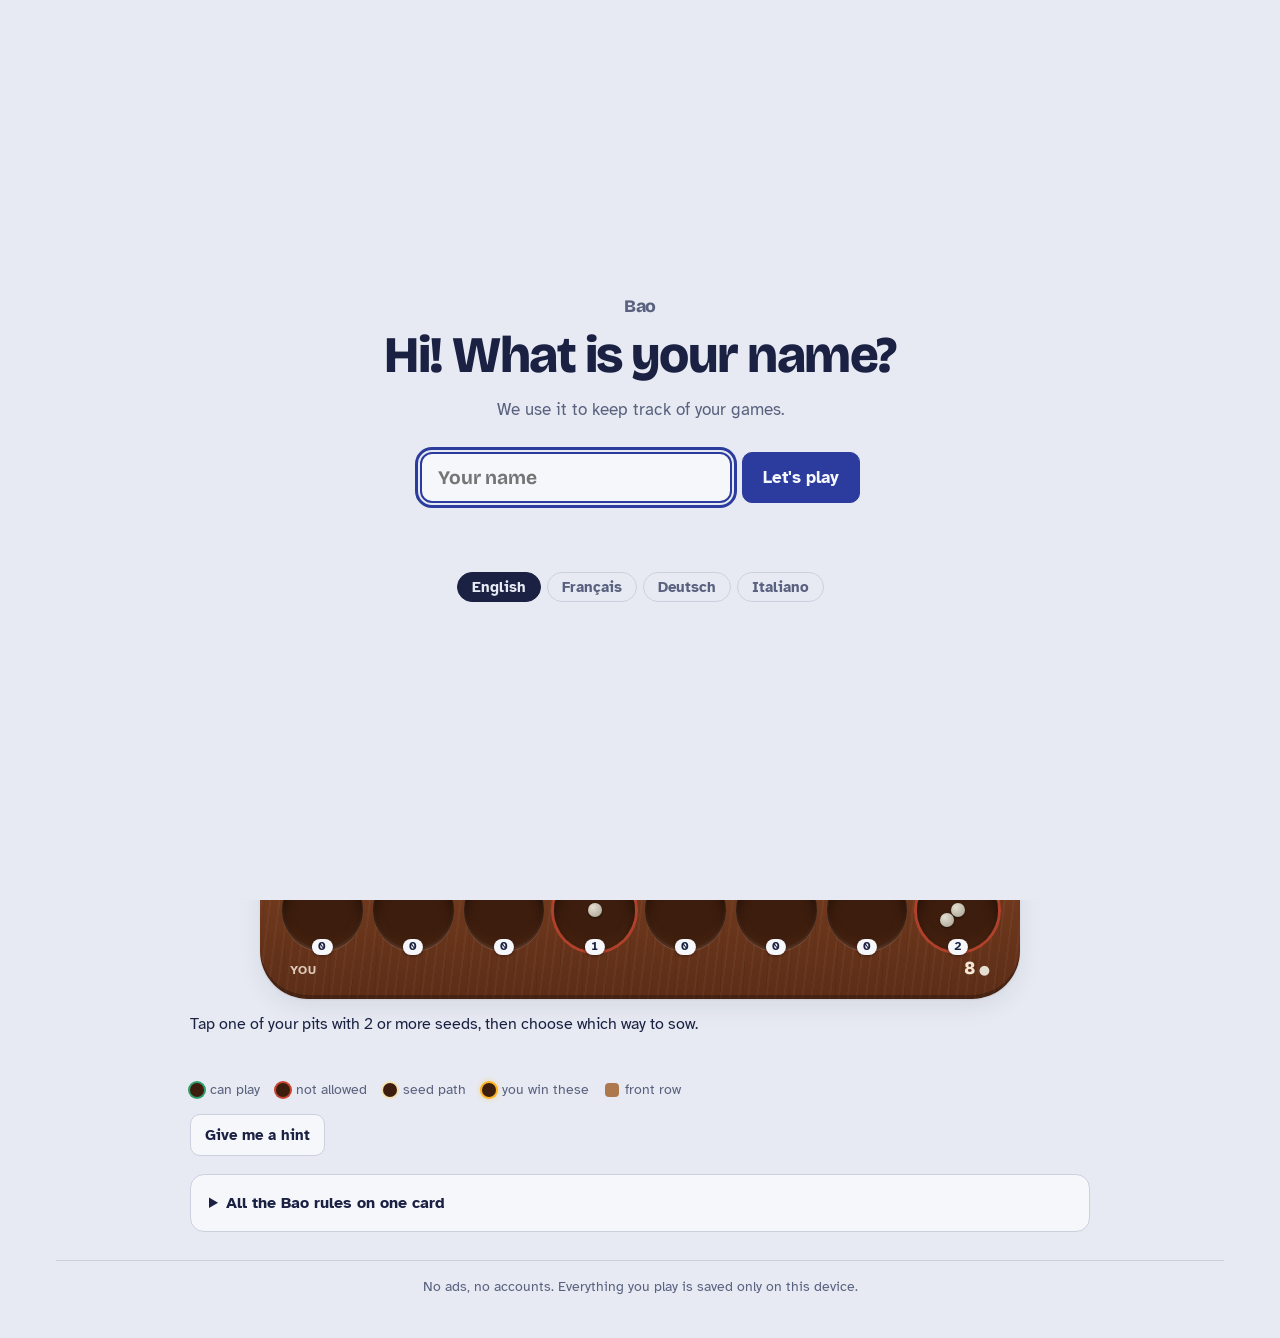
<file: bao.html>
<!doctype html>
<html lang="en">
<head>
<meta charset="utf-8">
<meta name="viewport" content="width=device-width, initial-scale=1, viewport-fit=cover">
<!-- BUILD:HEAD -->
<title>Bao</title>
<meta name="description" content="Learn and play Bao, the great seed game of East Africa: a 1-minute video, lessons and a friendly computer opponent. Learners' rules (Bao la Kujifunza). EN / FR / DE / IT.">
<meta name="theme-color" content="#2c3c9e">
<link rel="icon" href="data:image/svg+xml,%3Csvg xmlns='http://www.w3.org/2000/svg' viewBox='0 0 64 64'%3E%3Crect width='64' height='64' rx='14' fill='%238b4a28'/%3E%3Ccircle cx='20' cy='24' r='9' fill='%233d1d0d'/%3E%3Ccircle cx='44' cy='24' r='9' fill='%233d1d0d'/%3E%3Ccircle cx='20' cy='44' r='9' fill='%233d1d0d'/%3E%3Ccircle cx='44' cy='44' r='9' fill='%233d1d0d'/%3E%3Ccircle cx='44' cy='44' r='4' fill='%23e4dfd2'/%3E%3Ccircle cx='20' cy='24' r='4' fill='%23e4dfd2'/%3E%3C/svg%3E">
<meta name="claude:viewport-fit-sides" content="cover">
<link rel="preconnect" href="https://fonts.googleapis.com">
<link rel="preconnect" href="https://fonts.gstatic.com" crossorigin>
<link rel="stylesheet" href="https://fonts.googleapis.com/css2?family=Bricolage+Grotesque:opsz,wght@12..96,500;12..96,700;12..96,800&family=Atkinson+Hyperlegible:ital,wght@0,400;0,700;1,400&family=IBM+Plex+Mono:wght@400;500&display=swap">
<link rel="stylesheet" href="styles.css">
<!-- /BUILD:HEAD -->
</head>
<body>
<!-- BUILD:BODY -->
<div class="welcome" id="welcome" hidden>
  <div class="welcome-inner">
    <p class="welcome-brand">Bao</p>
    <h2 class="welcome-title" id="welcome-title">Who's playing?</h2>
    <p class="welcome-sub" id="welcome-sub"></p>
    <div class="welcome-grid" id="welcome-grid"></div>
    <div class="game-pick" id="game-pick" hidden>
      <button class="tile game" data-game="awale"><span class="game-art awale" aria-hidden="true"><i></i><i></i><i></i><i></i><i></i><i></i><i></i><i></i><i></i><i></i><i></i><i></i></span><span class="tile-name">Awale</span><span class="tile-meta" data-i18n="pick.awale"></span></button>
      <button class="tile game" data-game="bao"><span class="game-art bao" aria-hidden="true"><i></i><i></i><i></i><i></i><i></i><i></i><i></i><i></i><i></i><i></i><i></i><i></i><i></i><i></i><i></i><i></i><i></i><i></i><i></i><i></i><i></i><i></i><i></i><i></i><i></i><i></i><i></i><i></i><i></i><i></i><i></i><i></i></span><span class="tile-name">Bao</span><span class="tile-meta" data-i18n="pick.bao"></span></button>
    </div>
    <form class="welcome-form" id="welcome-form" hidden>
      <input id="welcome-name" type="text" maxlength="14" autocomplete="off" spellcheck="false" data-i18n-aria="welcome.ph">
      <button class="btn primary" type="submit" id="welcome-go">Let's play</button>
    </form>
    <p class="welcome-error" id="welcome-error" aria-live="polite"></p>
    <button class="btn ghost" id="welcome-cancel" hidden>Cancel</button>
    <div class="welcome-langs" id="welcome-langs" role="group" data-i18n-aria="lang.label"></div>
  </div>
</div>

<div class="app">
  <header class="top">
    <div class="topbar">
      <nav class="games-switch" data-i18n-aria="game.switch">
        <a href="./" id="go-awale">Awale</a>
        <a href="bao.html" id="go-bao" aria-current="page">Bao</a>
      </nav>
      <div class="topbar-right">
        <select class="lang-select" id="lang-select" data-i18n-aria="lang.label"></select>
        <button class="profile" id="btn-profile" data-i18n-aria="profile.aria"></button>
      </div>
    </div>
    <div class="brand">
      <h1>Bao <span class="flags" role="img" data-i18n-aria="flags.bao" data-i18n-title="flags.bao">🇹🇿 🇰🇪</span></h1>
      <p class="tagline" data-i18n="bao.tagline"></p>
    </div>
    <div class="top-right">
    <nav class="modes" role="tablist" aria-label="Mode">
      <button id="mode-video" role="tab" data-mode="video" data-i18n="mode.video"></button>
      <button id="mode-learn" role="tab" data-mode="learn" data-i18n="mode.learn"></button>
      <button id="mode-puzzle" role="tab" data-mode="puzzle" data-i18n="mode.puzzle"></button>
      <button id="mode-cpu" role="tab" data-mode="cpu" data-i18n="mode.cpu"></button>
      <button id="mode-duo" role="tab" data-mode="duo" data-i18n="mode.duo"></button>
    </nav>
    </div>
  </header>

  <section class="video-view" id="video-view" hidden>
    <h2 class="video-title" data-i18n="bao.video.title"></h2>
    <p class="video-sub" data-i18n="video.sub"></p>
    <video id="rules-video" controls preload="metadata" playsinline></video>
    <button class="btn primary" id="video-start" data-i18n="video.start"></button>
  </section>

  <main class="layout solo" id="layout">
    <section class="table" aria-label="Board">
      <section class="card puzzle" id="puzzle-card" hidden>
        <div class="lesson-top">
          <span class="eyebrow" id="pz-step"></span>
          <span class="pz-badges"><span class="pz-badge daily" id="pz-daily" hidden></span><span class="pz-badge streak" id="pz-streak" hidden></span></span>
        </div>
        <div class="pz-head">
          <h2 id="pz-title"></h2>
          <span id="pz-best"></span>
        </div>
        <p class="task" id="pz-task"></p>
        <div class="lesson-nav">
          <button class="btn" id="pz-prev" data-i18n="lesson.prev"></button>
          <button class="btn" id="pz-next-card" data-i18n="puzzle.next"></button>
          <button class="btn" id="pz-today" hidden></button>
        </div>
        <details class="pz-all">
          <summary><span data-i18n="puzzle.all"></span> <span class="summary-note" id="pz-progress"></span></summary>
          <div class="pz-grid" id="pz-grid"></div>
        </details>
      </section>
      <section class="card lesson" id="lesson-card" hidden>
        <div class="lesson-top">
          <span class="eyebrow" id="lesson-step"></span>
          <ol class="dots" id="lesson-dots"></ol>
        </div>
        <h2 id="lesson-title"></h2>
        <p id="lesson-intro"></p>
        <p class="task" id="lesson-task"></p>
        <div class="lesson-result" id="lesson-result" hidden></div>
        <div class="lesson-nav">
          <button class="btn" id="lesson-prev" data-i18n="lesson.prev"></button>
          <button class="btn" id="lesson-retry" data-i18n="lesson.reset"></button>
          <button class="btn primary" id="lesson-next">Next lesson</button>
        </div>
      </section>
      <div class="matchup" id="matchup" hidden>
        <span class="who" id="who-0"></span>
        <span class="who-text" data-i18n="who.plays"></span>
        <button class="who who-btn" id="who-1" data-i18n-aria="who.change" hidden></button>
        <span class="who-text" id="who-end" data-i18n="who.computer"></span>
      </div>
      <div class="difficulty" id="difficulty" hidden>
        <span class="eyebrow" id="difficulty-label" data-i18n="level.label"></span>
        <div class="seg" role="group" aria-labelledby="difficulty-label">
          <button data-level="easy" id="lvl-easy" data-i18n="level.easy"></button>
          <button data-level="medium" id="lvl-medium" data-i18n="level.medium"></button>
          <button data-level="hard" id="lvl-hard" data-i18n="level.hard"></button>
        </div>
        <span class="difficulty-note" id="difficulty-note"></span>
      </div>
      <div class="rules-mode" id="rules-mode">
        <span class="eyebrow" id="rules-label" data-i18n="bao.rules"></span>
        <div class="seg small" role="group" aria-labelledby="rules-label">
          <button id="rules-learner" aria-pressed="true"><span aria-hidden="true">✓ </span><span data-i18n="bao.learner"></span></button>
          <button id="rules-advanced" aria-pressed="false" aria-disabled="true"><span data-i18n="bao.advanced"></span></button>
        </div>
        <span class="difficulty-note" id="rules-note" data-i18n="bao.learnerNote"></span>
      </div>
      <div class="status" id="status" aria-live="polite"></div>
      <div class="alert" id="alert" role="alert" hidden></div>

      <div class="board bao-board" id="board">
        <div class="store store-n bao-store" id="store-1">
          <span class="store-label" id="label-1"></span>
          <span class="store-count">0</span>
        </div>
        <div class="bao-rows" id="bao-rows"></div>
        <div class="store store-s bao-store" id="store-0">
          <span class="store-label" id="label-0"></span>
          <span class="store-count">0</span>
        </div>
        <div class="endcard" id="endcard" hidden>
          <p class="end-eyebrow" id="end-reason"></p>
          <p class="end-title" id="end-title"></p>
          <p class="end-score" id="end-score"></p>
          <button class="btn primary" id="end-new" data-i18n="end.again"></button>
        </div>
      </div>

      <div class="explain" id="coach-body" aria-live="polite"></div>

      <div class="legend" aria-hidden="true">
        <span><i class="sw sw-legal"></i><span data-i18n="legend.can"></span></span>
        <span><i class="sw sw-illegal"></i><span data-i18n="legend.not"></span></span>
        <span><i class="sw sw-path"></i><span data-i18n="legend.path"></span></span>
        <span><i class="sw sw-capture"></i><span data-i18n="legend.win"></span></span>
        <span><i class="sw sw-front"></i><span data-i18n="bao.front"></span></span>
      </div>

      <div class="actions">
        <button class="btn" id="btn-undo" data-i18n="btn.undo"></button>
        <button class="btn" id="btn-hint" data-i18n="btn.hint"></button>
        <button class="btn" id="btn-split" data-i18n="btn.split" hidden></button>
        <button class="btn ghost" id="btn-new" data-i18n="btn.new"></button>
        <button class="switch" id="btn-warn" role="switch" aria-checked="true">
          <span class="switch-track" aria-hidden="true"><span class="switch-knob"></span></span>
          <span><span data-i18n="warn.label"></span> <b id="warn-state"></b></span>
        </button>
      </div>
      <details class="card games" id="games-card">
        <summary><span data-i18n="games.title"></span> <span class="summary-note" id="games-count"></span></summary>
        <div class="games-body">
          <p class="games-stats" id="games-stats"></p>
          <ol class="games-list" id="games-list"></ol>
          <div class="btnrow">
            <button class="btn" id="games-copy" data-i18n="games.copy"></button>
            <button class="btn subtle" id="games-clear"></button>
          </div>
          <p class="games-msg" id="games-msg" aria-live="polite"></p>
        </div>
      </details>

      <details class="card log" id="moves">
        <summary data-i18n="moves.title"></summary>
        <ol class="log-list" id="log"></ol>
      </details>

      <details class="card settings" id="settings">
        <summary data-i18n="settings.title"></summary>
        <div class="settings-body">
        <label class="check" id="field-adaptive"><input type="checkbox" id="opt-adaptive"> <span data-i18n="settings.adaptive"></span></label>
        <label class="check"><input type="checkbox" id="opt-ratings"> <span data-i18n="settings.ratings"></span></label>
        <div class="field">
          <label for="opt-speed" data-i18n="settings.speed"></label>
          <select id="opt-speed">
            <option value="420" data-i18n="speed.slow"></option>
            <option value="220" data-i18n="speed.normal"></option>
            <option value="90" data-i18n="speed.fast"></option>
            <option value="0" data-i18n="speed.instant"></option>
          </select>
        </div>
        <div class="field" id="field-first">
          <label for="opt-first" data-i18n="settings.first"></label>
          <select id="opt-first">
            <option value="0" data-i18n="first.you"></option>
            <option value="1" data-i18n="first.cpu"></option>
          </select>
        </div>
      </div>
      </details>

      <details class="card rules" id="rules-card">
        <summary data-i18n="bao.rules.title"></summary>
        <ul>
          <li data-i18n="bao.rules.1"></li>
          <li data-i18n="bao.rules.2"></li>
          <li data-i18n="bao.rules.3"></li>
          <li data-i18n="bao.rules.4"></li>
          <li data-i18n="bao.rules.5"></li>
          <li data-i18n="bao.rules.6"></li>
          <li data-i18n="bao.rules.7"></li>
          <li data-i18n="bao.rules.8"></li>
        </ul>
      </details>
    </section>

  </main>
  <footer class="foot"><p data-i18n="foot.privacy"></p></footer>
</div>

<script src="src/config.js"></script>
<script src="src/i18n.js"></script>
<script src="src/bao/engine.js"></script>
<script src="src/bao/advisor.js"></script>
<script src="src/bao/lessons.js"></script>
<script src="src/bao/puzzles.js"></script>
<script src="src/bao/app.js"></script>
<!-- /BUILD:BODY -->
</body>
</html>
</file>
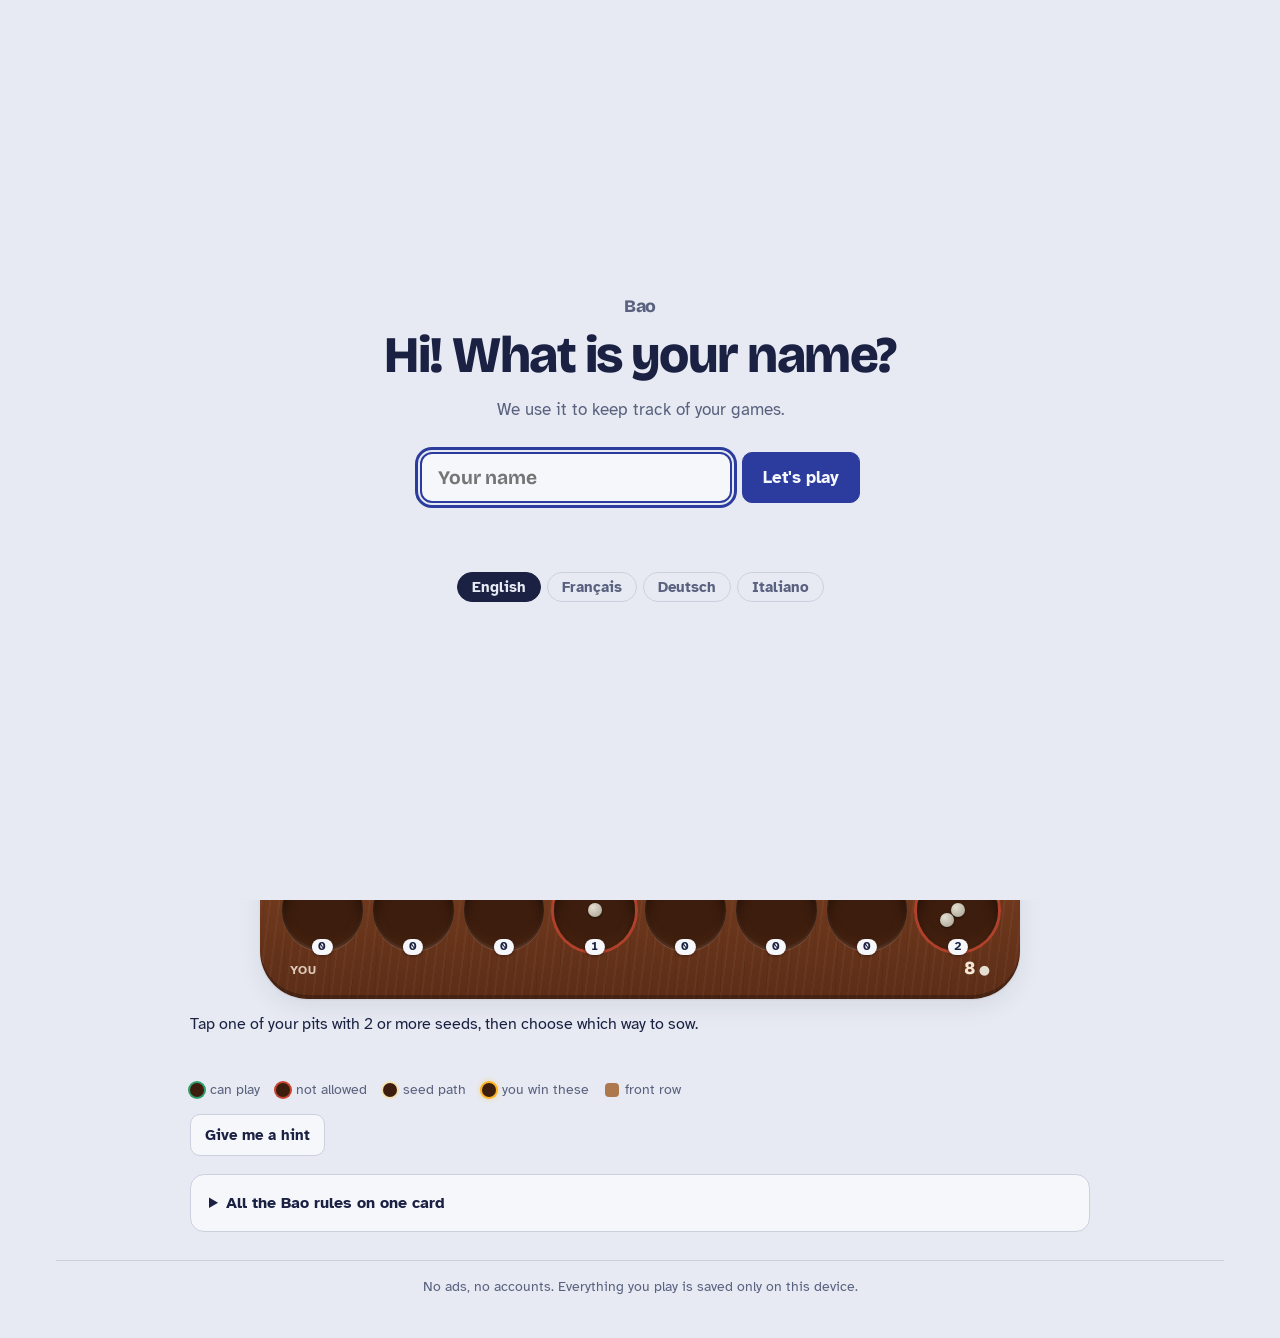
<file: site/bao.html>
<!doctype html>
<html lang="en">
<head>
<meta charset="utf-8">
<meta name="viewport" content="width=device-width, initial-scale=1, viewport-fit=cover">
<title>Bao</title>
<meta name="description" content="Learn and play Bao, the great seed game of East Africa: a 1-minute video, lessons and a friendly computer opponent. Learners' rules (Bao la Kujifunza). EN / FR / DE / IT.">
<meta name="theme-color" content="#2c3c9e">
<link rel="icon" href="data:image/svg+xml,%3Csvg xmlns='http://www.w3.org/2000/svg' viewBox='0 0 64 64'%3E%3Crect width='64' height='64' rx='14' fill='%238b4a28'/%3E%3Ccircle cx='20' cy='24' r='9' fill='%233d1d0d'/%3E%3Ccircle cx='44' cy='24' r='9' fill='%233d1d0d'/%3E%3Ccircle cx='20' cy='44' r='9' fill='%233d1d0d'/%3E%3Ccircle cx='44' cy='44' r='9' fill='%233d1d0d'/%3E%3Ccircle cx='44' cy='44' r='4' fill='%23e4dfd2'/%3E%3Ccircle cx='20' cy='24' r='4' fill='%23e4dfd2'/%3E%3C/svg%3E">
<meta name="claude:viewport-fit-sides" content="cover">
<link rel="preconnect" href="https://fonts.googleapis.com">
<link rel="preconnect" href="https://fonts.gstatic.com" crossorigin>
<link rel="stylesheet" href="https://fonts.googleapis.com/css2?family=Bricolage+Grotesque:opsz,wght@12..96,500;12..96,700;12..96,800&family=Atkinson+Hyperlegible:ital,wght@0,400;0,700;1,400&family=IBM+Plex+Mono:wght@400;500&display=swap">
<style>
/* Layout: carved mahogany board on indigo-washed cloth; teaching sidebar to the right, stacked below on phones. */
:root {
  --bg: #e7eaf2;          /* indigo-washed cloth */
  --panel: #f6f7fb;
  --ink: #1a2142;         /* indigo ink */
  --muted: #59617f;
  --line: #cbd0df;
  --accent: #2c3c9e;      /* indigo dye */
  --wood: #8b4a28;
  --wood-hi: #a95f37;
  --wood-lo: #5c2d16;
  --hollow: #3d1d0d;
  --seed-a: #e4dfd2;      /* grey-ivory nicker seeds */
  --seed-b: #b8b2a3;
  --go: #2f9e6a;
  --no: #c8452f;
  --path: #f3e2b3;
  --capture: #ffb21e;
  --on-wood: #f5e6d6;
  --shadow: 0 1px 2px rgba(26, 33, 66, .08), 0 8px 24px rgba(26, 33, 66, .08);

  --f-display: "Bricolage Grotesque", "Avenir Next", "Segoe UI", system-ui, sans-serif;
  --f-body: "Atkinson Hyperlegible", "Segoe UI", system-ui, sans-serif;
  --f-mono: "IBM Plex Mono", ui-monospace, "SF Mono", Menlo, monospace;
}
@media (prefers-color-scheme: dark) {
  :root:not([data-theme="light"]) {
    --bg: #0f1220; --panel: #171b2d; --ink: #e5e8f4; --muted: #9aa1bd; --line: #2b3150;
    --accent: #8f9cf0; --wood: #6f3a1f; --wood-hi: #86492a; --wood-lo: #411f0d; --hollow: #241006;
    --seed-a: #dcd7ca; --seed-b: #a49e90; --go: #4cc48b; --no: #ef6a52; --path: #f1e1b6; --capture: #ffb83a;
    --on-wood: #f5e6d6; --shadow: 0 1px 2px rgba(0, 0, 0, .3), 0 10px 30px rgba(0, 0, 0, .35);
    color-scheme: dark;
  }
}
:root[data-theme="dark"] {
  --bg: #0f1220; --panel: #171b2d; --ink: #e5e8f4; --muted: #9aa1bd; --line: #2b3150;
  --accent: #8f9cf0; --wood: #6f3a1f; --wood-hi: #86492a; --wood-lo: #411f0d; --hollow: #241006;
  --seed-a: #dcd7ca; --seed-b: #a49e90; --go: #4cc48b; --no: #ef6a52; --path: #f1e1b6; --capture: #ffb83a;
  --on-wood: #f5e6d6; --shadow: 0 1px 2px rgba(0, 0, 0, .3), 0 10px 30px rgba(0, 0, 0, .35);
  color-scheme: dark;
}

* { box-sizing: border-box; }
[hidden] { display: none !important; }
html, body { background: var(--bg); color: var(--ink); }
body { margin: 0; font: 16px/1.5 var(--f-body); }
button, select { font: inherit; color: inherit; }

.app {
  max-width: 1200px; margin: 0 auto;
  padding-block: 20px 40px;
  padding-left: max(16px, env(safe-area-inset-left, 0px));
  padding-right: max(16px, env(safe-area-inset-right, 0px));
  display: flex; flex-direction: column; gap: 20px;
}

/* ---------- header ---------- */
.top { display: flex; flex-wrap: wrap; align-items: end; justify-content: space-between; gap: 12px 24px; }
.topbar { flex: 1 0 100%; display: flex; flex-wrap: wrap; align-items: center; justify-content: space-between; gap: 10px; }
.topbar-right { display: flex; align-items: center; gap: 10px; margin-left: auto; }
.brand h1 {
  font: 800 clamp(2.2rem, 5vw, 3.2rem)/0.9 var(--f-display);
  letter-spacing: -0.03em; margin: 0; color: var(--ink);
}
.brand h1 .flags { font-size: .5em; letter-spacing: .08em; vertical-align: .3em; margin-left: .15em; cursor: default; }
.tagline { margin: 6px 0 0; color: var(--muted); font-size: .95rem; }
.modes { display: flex; gap: 4px; padding: 4px; border-radius: 999px; background: var(--panel); border: 1px solid var(--line); flex-wrap: wrap; }
.modes button {
  border: 0; background: transparent; padding: 8px 16px; border-radius: 999px; cursor: pointer;
  font-weight: 700; font-size: .92rem; color: var(--muted);
}
.modes button[aria-selected="true"] { background: var(--accent); color: var(--panel); }
.modes button:focus-visible, .btn:focus-visible, .pit:focus-visible, select:focus-visible, input:focus-visible, summary:focus-visible {
  outline: 3px solid var(--accent); outline-offset: 2px;
}

.layout { display: grid; grid-template-columns: minmax(0, 1fr) 360px; gap: 24px; align-items: start; }
@media (max-width: 960px) { .layout { grid-template-columns: minmax(0, 1fr); } }
.layout.solo { grid-template-columns: minmax(0, 1fr); max-width: 900px; width: 100%; margin-inline: auto; }

/* move explanation under the board */
.explain { min-height: 3.3em; font-size: 1rem; line-height: 1.45; }
.explain p { margin: 0 0 2px; }
.explain .lead { font-weight: 700; }

/* trap-warnings switch */
.switch {
  margin-left: auto; display: inline-flex; align-items: center; gap: 10px; cursor: pointer;
  border: 1px solid var(--line); background: var(--panel); color: var(--ink);
  padding: 7px 12px 7px 8px; border-radius: 999px; font-size: .92rem;
}
.switch-track { width: 38px; height: 22px; border-radius: 999px; background: var(--line); position: relative; transition: background .15s; flex: none; }
.switch-knob { position: absolute; top: 3px; left: 3px; width: 16px; height: 16px; border-radius: 50%; background: var(--panel); box-shadow: 0 1px 2px rgba(0, 0, 0, .3); transition: transform .15s; }
.switch[aria-checked="true"] .switch-track { background: var(--go); }
.switch[aria-checked="true"] .switch-knob { transform: translateX(16px); }
.switch:focus-visible { outline: 3px solid var(--accent); outline-offset: 2px; }
@media (max-width: 560px) { .switch { margin-left: 0; } }

details.card > summary { cursor: pointer; font-weight: 700; }
.settings-body { display: flex; flex-direction: column; gap: 10px; margin-top: 12px; }
@media (max-width: 560px) {
  /* Five tabs: let the row scroll sideways instead of squeezing them. */
  .modes { width: 100%; display: flex; flex-wrap: nowrap; overflow-x: auto; border-radius: 14px; scrollbar-width: none; }
  .modes::-webkit-scrollbar { display: none; }
  .modes button { flex: none; padding: 8px 12px; border-radius: 10px; font-size: .85rem; white-space: nowrap; }
  .cap { font-size: .62rem; padding: 2px 4px; white-space: normal; width: max-content; max-width: 104%; text-align: center; line-height: 1.05; }
}

/* ---------- difficulty ---------- */
.difficulty { display: flex; flex-wrap: wrap; align-items: center; gap: 8px 14px; }
.seg { display: inline-flex; padding: 4px; gap: 4px; border-radius: 12px; background: var(--panel); border: 1px solid var(--line); }
.seg button {
  border: 0; background: transparent; cursor: pointer; padding: 8px 18px; border-radius: 9px;
  font: 700 1rem/1 var(--f-display); color: var(--muted);
}
.seg button[aria-pressed="true"] { color: var(--panel); }
#lvl-easy[aria-pressed="true"] { background: var(--go); }
#lvl-medium[aria-pressed="true"] { background: var(--accent); }
#lvl-hard[aria-pressed="true"] { background: var(--no); }
.seg button:focus-visible { outline: 3px solid var(--accent); outline-offset: 2px; }
.difficulty-note { color: var(--muted); font-size: .9rem; flex: 1 1 220px; min-width: 0; }

/* ---------- who plays ---------- */
.matchup { display: flex; flex-wrap: wrap; align-items: center; gap: 8px 10px; font: 700 clamp(1.1rem, 2.6vw, 1.35rem)/1.2 var(--f-display); }
.who { display: inline-flex; align-items: center; gap: 8px; font: 800 clamp(1.15rem, 2.8vw, 1.45rem)/1.2 var(--f-display); color: var(--ink); min-width: 0; }
.who-btn { border: 1px solid var(--line); background: var(--panel); padding: 5px 12px 5px 6px; border-radius: 999px; cursor: pointer; }
.who-btn:hover { border-color: var(--accent); }
.who-text { color: var(--muted); }
.caret { color: var(--muted); font-size: .8em; }
.avatar {
  --av: var(--accent);
  display: inline-grid; place-items: center; flex: none; width: 1.7em; height: 1.7em; border-radius: 30%;
  background: var(--av); color: #fff; font: 800 1em/1 var(--f-display);
}
.top-right { display: flex; flex-wrap: wrap; align-items: center; gap: 10px; }
.profile {
  display: inline-flex; align-items: center; gap: 8px; cursor: pointer; padding: 5px 12px 5px 5px;
  border-radius: 999px; border: 1px solid var(--line); background: var(--panel); font: 700 .95rem/1 var(--f-body); color: var(--ink);
}
.profile .avatar { width: 30px; height: 30px; font-size: .95rem; }
.profile:hover, .who-btn:hover { border-color: var(--accent); }
.profile:focus-visible, .who-btn:focus-visible, .tile:focus-visible { outline: 3px solid var(--accent); outline-offset: 3px; }
@media (max-width: 560px) { .top-right { width: 100%; } }

/* ---------- welcome: who's playing ---------- */
body.welcoming { overflow: hidden; }
.welcome {
  position: fixed; inset: 0; z-index: 50; overflow-y: auto; background: var(--bg);
  padding-top: max(24px, env(safe-area-inset-top, 0px)); padding-bottom: max(24px, env(safe-area-inset-bottom, 0px));
  padding-left: max(16px, env(safe-area-inset-left, 0px)); padding-right: max(16px, env(safe-area-inset-right, 0px));
}
.welcome-inner { min-height: 100%; max-width: 760px; margin: 0 auto; display: flex; flex-direction: column; align-items: center; justify-content: center; gap: 14px; text-align: center; }
.welcome-brand { margin: 0; font: 800 1.1rem/1 var(--f-display); letter-spacing: -0.01em; color: var(--muted); }
.welcome-title { margin: 0; font: 800 clamp(2rem, 6vw, 3.2rem)/1.05 var(--f-display); letter-spacing: -0.03em; text-wrap: balance; }
.welcome-sub { margin: 0 0 10px; color: var(--muted); font-size: 1.05rem; }
.welcome-grid { display: flex; flex-wrap: wrap; justify-content: center; gap: clamp(14px, 3vw, 26px); }
.tile {
  display: flex; flex-direction: column; align-items: center; gap: 8px; width: clamp(96px, 22vw, 136px);
  background: none; border: 0; padding: 6px; cursor: pointer; color: var(--ink); border-radius: 18px;
}
.avatar.big { width: 100%; height: auto; aspect-ratio: 1; border-radius: 22%; font-size: clamp(2.4rem, 8vw, 3.6rem); transition: transform .15s ease, box-shadow .15s ease; }
.tile:hover .avatar.big, .tile:focus-visible .avatar.big { transform: translateY(-3px); box-shadow: 0 0 0 4px var(--panel), 0 0 0 7px var(--ink); }
.avatar.plus { background: transparent; color: var(--muted); border: 3px dashed var(--line); font-weight: 400; }
.tile-name { font: 700 1.05rem/1.2 var(--f-display); max-width: 100%; overflow-wrap: anywhere; }
.tile-meta { color: var(--muted); font-size: .8rem; margin-top: -4px; }
.welcome-form { display: flex; flex-wrap: wrap; justify-content: center; gap: 10px; width: 100%; max-width: 440px; margin-top: 6px; }
.welcome-form input {
  flex: 1 1 200px; min-width: 0; padding: 12px 16px; border-radius: 12px; border: 2px solid var(--accent);
  background: var(--panel); color: var(--ink); font: 700 1.2rem/1.2 var(--f-display);
}
.welcome-form .btn { font-size: 1.05rem; padding: 12px 20px; }
.welcome-error { margin: 0; min-height: 1.4em; color: var(--no); font-weight: 700; }

/* ---------- games played ---------- */
.summary-note { font-weight: 400; color: var(--muted); }
.games-body { display: flex; flex-direction: column; gap: 10px; margin-top: 12px; }
.games-stats { margin: 0; }
.games-list { list-style: none; margin: 0; padding: 0; display: flex; flex-direction: column; gap: 6px; }
.games-list li { display: grid; grid-template-columns: 4.2em minmax(0, 1fr) auto; gap: 10px; align-items: baseline; font-variant-numeric: tabular-nums; }
.g-res { font: 700 .74rem/1 var(--f-body); letter-spacing: .06em; text-transform: uppercase; padding: 4px 0; text-align: center; border-radius: 999px; }
.g-won { background: color-mix(in srgb, var(--go) 22%, var(--panel)); }
.g-lost { background: color-mix(in srgb, var(--no) 18%, var(--panel)); }
.g-draw { background: var(--line); }
.g-meta { color: var(--muted); font-size: .85rem; }
.games-msg { margin: 0; color: var(--muted); font-size: .9rem; }
.copybox { display: block; width: 100%; height: 120px; margin-top: 6px; font: 400 .75rem/1.3 var(--f-mono); }

/* ---------- status ---------- */
.table { display: flex; flex-direction: column; gap: 14px; min-width: 0; }
.status {
  font: 700 clamp(1.15rem, 2.4vw, 1.45rem)/1.25 var(--f-display); letter-spacing: -0.01em;
  min-height: 1.8em; display: flex; align-items: center; gap: 10px; text-wrap: balance;
}
.status .chip {
  font: 700 .72rem/1 var(--f-body); letter-spacing: .08em; text-transform: uppercase;
  padding: 5px 9px; border-radius: 999px; background: var(--accent); color: var(--panel); flex: none;
}
.status .chip.north { background: var(--wood); color: var(--on-wood); }
.status .chip.done { background: var(--go); color: #fff; font-size: .95rem; padding: 6px 10px; }
.status .chip.retry { background: var(--capture); color: var(--hollow); font-size: .95rem; padding: 6px 10px; }
.status { flex-wrap: wrap; }
.status-btn { font: 700 1rem/1 var(--f-body); padding: 10px 16px; margin-left: 4px; }
.status .chip.name { text-transform: none; letter-spacing: 0; font-size: .95rem; padding: 6px 11px; }
.thinking::after { content: ""; display: inline-block; width: 1.2em; text-align: left; animation: dots 1.2s steps(4) infinite; }
@keyframes dots { 0% { content: ""; } 25% { content: "."; } 50% { content: ".."; } 75% { content: "..."; } }

/* ---------- board ---------- */
.board {
  position: relative;
  display: grid; grid-template-columns: minmax(64px, .16fr) minmax(0, 1fr) minmax(64px, .16fr); gap: clamp(8px, 1.5vw, 16px);
  padding: clamp(10px, 2vw, 22px);
  border-radius: clamp(18px, 4vw, 48px);
  background:
    repeating-linear-gradient(97deg, rgba(255, 255, 255, .035) 0 2px, transparent 2px 9px),
    repeating-linear-gradient(93deg, rgba(0, 0, 0, .06) 0 1px, transparent 1px 23px),
    linear-gradient(180deg, var(--wood-hi), var(--wood) 45%, var(--wood-lo));
  box-shadow: inset 0 2px 0 rgba(255, 255, 255, .18), inset 0 -4px 0 rgba(0, 0, 0, .25), var(--shadow);
}
.rows { display: flex; flex-direction: column; gap: 6px; min-width: 0; }
.row { display: grid; grid-template-columns: repeat(6, minmax(0, 1fr)); gap: clamp(5px, 1.2vw, 12px); }
.direction { display: flex; justify-content: center; color: var(--on-wood); opacity: .6; font-size: .72rem; letter-spacing: .1em; text-transform: uppercase; }
.direction span::before { content: "\2190  "; }
.direction span::after { content: "  \2192"; }

.pit, .store-well {
  position: relative;
  background: radial-gradient(circle at 50% 38%, var(--hollow) 0 55%, color-mix(in srgb, var(--hollow) 70%, var(--wood)) 100%);
  box-shadow: inset 0 6px 12px rgba(0, 0, 0, .55), inset 0 -2px 3px rgba(255, 255, 255, .12), 0 1px 0 rgba(255, 255, 255, .15);
}
.pit {
  aspect-ratio: 1; width: 100%; max-width: 100%;
  border: 0; border-radius: 50%; padding: 0; cursor: pointer;
  transition: transform .15s ease, box-shadow .15s ease;
}
.pit > * { pointer-events: none; }
.pit .seeds, .store-well .seeds { position: absolute; inset: 14%; }
.seed {
  position: absolute; width: 22%; aspect-ratio: 1; border-radius: 50%;
  translate: -50% -50%;
  background: radial-gradient(circle at 35% 30%, var(--seed-a), var(--seed-b) 70%, color-mix(in srgb, var(--seed-b) 70%, #000) 100%);
  box-shadow: 0 1px 2px rgba(0, 0, 0, .5);
}
.count {
  position: absolute; left: 50%; bottom: -4px; translate: -50% 0;
  min-width: 1.9em; padding: 1px 6px; border-radius: 999px;
  font: 700 .82rem/1.3 var(--f-body); font-variant-numeric: tabular-nums;
  background: var(--panel); color: var(--ink); box-shadow: 0 1px 3px rgba(0, 0, 0, .35);
}
.row-n .count { bottom: auto; top: -4px; }
.pname {
  position: absolute; top: 4px; left: 6px;
  font: 500 .72rem/1 var(--f-mono); color: var(--on-wood); opacity: .75;
}
.row-n .pname { top: auto; bottom: 4px; }
.order {
  position: absolute; top: 50%; left: 50%; translate: -50% -50%;
  font: 800 clamp(.9rem, 2.2vw, 1.25rem)/1 var(--f-display); color: var(--hollow);
  background: var(--path); border-radius: 999px; min-width: 1.7em; padding: 3px 5px; z-index: 2;
  box-shadow: 0 0 0 2px var(--hollow);
}
.order.multi { font-size: .75rem; }

.pit.legal { box-shadow: inset 0 6px 12px rgba(0, 0, 0, .55), 0 0 0 3px var(--go); }
.pit.legal:hover, .pit.legal.selected { transform: translateY(-2px); box-shadow: inset 0 6px 12px rgba(0, 0, 0, .55), 0 0 0 4px var(--go), 0 6px 14px rgba(0, 0, 0, .35); }
.pit.illegal { cursor: not-allowed; }
.pit.illegal.mine { box-shadow: inset 0 6px 12px rgba(0, 0, 0, .55), 0 0 0 3px color-mix(in srgb, var(--no) 75%, transparent); }
.pit.illegal.mine::after {
  content: ""; position: absolute; inset: 30%; z-index: 1;
  background:
    linear-gradient(45deg, transparent 44%, var(--no) 44% 56%, transparent 56%),
    linear-gradient(-45deg, transparent 44%, var(--no) 44% 56%, transparent 56%);
  opacity: 0; transition: opacity .15s;
}
.pit.illegal.mine:hover::after, .pit.illegal.mine.selected::after { opacity: .9; }
.pit.path { box-shadow: inset 0 6px 12px rgba(0, 0, 0, .55), 0 0 0 2px var(--path); }
.pit.last { box-shadow: inset 0 6px 12px rgba(0, 0, 0, .55), 0 0 0 2px var(--path), 0 0 0 5px color-mix(in srgb, var(--path) 45%, transparent); }
.pit.capture { box-shadow: inset 0 6px 12px rgba(0, 0, 0, .55), 0 0 0 5px var(--capture), 0 0 22px var(--capture); }
.cap {
  position: absolute; left: 50%; top: 50%; translate: -50% 60%; z-index: 3;
  font: 800 .78rem/1 var(--f-body); white-space: nowrap; padding: 4px 7px; border-radius: 999px;
  background: var(--capture); color: var(--hollow); box-shadow: 0 1px 4px rgba(0, 0, 0, .5);
}
.cap.no { background: var(--no); color: #fff; }
.pit.blocked { box-shadow: inset 0 6px 12px rgba(0, 0, 0, .55), 0 0 0 4px var(--no); }
.pit.source { box-shadow: inset 0 6px 12px rgba(0, 0, 0, .55), 0 0 0 4px var(--go); opacity: .85; }
.pit.active { box-shadow: inset 0 6px 12px rgba(0, 0, 0, .55), 0 0 0 4px var(--path), 0 0 16px var(--path); }
.pit.flash { animation: flash .5s ease 2; }
@keyframes flash { 50% { box-shadow: inset 0 6px 12px rgba(0, 0, 0, .55), 0 0 0 6px var(--capture), 0 0 26px var(--capture); } }
.pit.hint { animation: hint 1.1s ease-in-out 3; }
@keyframes hint { 50% { transform: translateY(-4px); box-shadow: inset 0 6px 12px rgba(0, 0, 0, .55), 0 0 0 6px var(--accent), 0 0 20px var(--accent); } }
.pit.shake { animation: shake .3s ease; }
@keyframes shake { 25% { translate: -4px 0; } 75% { translate: 4px 0; } }

.rating {
  position: absolute; top: 4px; right: 4px; z-index: 2;
  width: 12px; height: 12px; border-radius: 50%; border: 2px solid var(--hollow);
}
.row-n .rating { top: auto; bottom: 4px; }
.rating.win { background: var(--go); }
.rating.safe { background: var(--seed-a); }
.rating.risky { background: var(--no); }

.store { display: flex; flex-direction: column; align-items: center; gap: 6px; min-width: 0; }
.store-well { flex: 1; width: 100%; border-radius: 999px; min-height: 120px; }
.store-well .seeds { inset: 10% 14%; }
.store-well .seed { width: 26%; }
.store-label { font: 700 .72rem/1 var(--f-body); letter-spacing: .1em; text-transform: uppercase; color: var(--on-wood); opacity: .85; }
.store-count { font: 800 1.5rem/1 var(--f-display); color: var(--on-wood); font-variant-numeric: tabular-nums; }
.store.bump .store-count { animation: bump .5s ease; }
@keyframes bump { 40% { transform: scale(1.35); color: var(--capture); } }
.store.store-n { order: 0; }
.store.store-s { order: 2; }
.rows { order: 1; }

@media (max-width: 620px) {
  .board { grid-template-columns: minmax(0, 1fr); }
  .store { flex-direction: row; justify-content: space-between; padding: 0 6px; }
  .store-well { min-height: 0; height: 38px; flex: 1; }
  .store-well .seeds { inset: 12% 4%; }
  .store-well .seed { width: auto; height: 60%; aspect-ratio: 1; }
  .store-count { font-size: 1.25rem; min-width: 1.6em; text-align: right; }
  .store-label { min-width: 4.2em; }
  .count { font-size: .72rem; padding: 0 5px; }
  .pname { font-size: .6rem; top: 2px; left: 3px; }
  .row-n .pname { bottom: 2px; }
  .rating { width: 9px; height: 9px; top: 2px; right: 2px; border-width: 1px; }
}

.endcard {
  position: absolute; inset: 0; z-index: 5; border-radius: inherit;
  display: flex; flex-direction: column; align-items: center; justify-content: center; gap: 6px; text-align: center;
  background: color-mix(in srgb, var(--panel) 90%, transparent); backdrop-filter: blur(3px); padding: 16px;
}
.end-eyebrow { margin: 0; font: 700 .78rem/1 var(--f-body); letter-spacing: .1em; text-transform: uppercase; color: var(--muted); }
.end-title { margin: 0; font: 800 clamp(1.8rem, 5vw, 2.8rem)/1 var(--f-display); letter-spacing: -0.02em; }
.end-score { margin: 0 0 8px; font: 500 1.1rem/1.2 var(--f-mono); color: var(--muted); }

.legend { display: flex; flex-wrap: wrap; gap: 6px 16px; font-size: .85rem; color: var(--muted); }
.legend span { display: inline-flex; align-items: center; gap: 6px; }
.sw { width: 14px; height: 14px; border-radius: 50%; display: inline-block; background: var(--hollow); }
.sw-legal { box-shadow: 0 0 0 2px var(--go); }
.sw-illegal { box-shadow: 0 0 0 2px var(--no); }
.sw-path { box-shadow: 0 0 0 2px var(--path); }
.sw-capture { box-shadow: 0 0 0 2px var(--capture), 0 0 6px var(--capture); }

.actions { display: flex; flex-wrap: wrap; gap: 8px; }
.btn {
  border: 1px solid var(--line); background: var(--panel); color: var(--ink);
  padding: 9px 14px; border-radius: 10px; cursor: pointer; font-weight: 700; font-size: .92rem;
}
.btn:hover:not(:disabled) { border-color: var(--accent); }
.btn:disabled { opacity: .45; cursor: default; }
.btn.primary { background: var(--accent); border-color: var(--accent); color: var(--panel); }
.btn.ghost { background: transparent; }
.btn.warn { background: var(--no); border-color: var(--no); color: #fff; }

/* ---------- sidebar ---------- */
.side { display: flex; flex-direction: column; gap: 14px; min-width: 0; }
.card { background: var(--panel); border: 1px solid var(--line); border-radius: 14px; padding: 16px 18px; min-width: 0; }
.eyebrow { margin: 0; font: 700 .74rem/1 var(--f-body); letter-spacing: .1em; text-transform: uppercase; color: var(--muted); }
.card h2 { font: 800 1.45rem/1.15 var(--f-display); letter-spacing: -0.01em; margin: 8px 0 6px; text-wrap: balance; }
.card p { margin: 0 0 10px; }

.lesson { border-color: var(--accent); }
.lesson-top { display: flex; justify-content: space-between; align-items: center; gap: 8px; }
.dots { display: flex; gap: 5px; list-style: none; margin: 0; padding: 0; }
.dots li { width: 9px; height: 9px; border-radius: 50%; background: var(--line); }
.dots li.done { background: var(--go); }
.dots li.current { background: var(--accent); }
.task { font-weight: 700; padding: 10px 12px; border-radius: 10px; background: color-mix(in srgb, var(--accent) 10%, var(--panel)); }
.lesson-result { padding: 10px 12px; border-radius: 10px; margin-bottom: 10px; }
.lesson-result.ok { background: color-mix(in srgb, var(--go) 16%, var(--panel)); }
.lesson-result.fail { background: color-mix(in srgb, var(--no) 14%, var(--panel)); }
.lesson-nav { display: flex; flex-wrap: wrap; gap: 8px; }

#coach-body p { margin: 0 0 2px; }
#coach-body .lead { font-weight: 700; }
#coach-body ul { margin: 0 0 8px; padding-left: 1.1em; }
#coach-body li { margin-bottom: 4px; }
.mono { font-family: var(--f-mono); font-size: .9em; }
.tag {
  display: inline-block; font: 700 .7rem/1 var(--f-body); letter-spacing: .08em; text-transform: uppercase;
  padding: 4px 7px; border-radius: 999px; vertical-align: 1px;
}
.tag.best { background: color-mix(in srgb, var(--go) 22%, var(--panel)); color: var(--ink); }
.tag.good { background: color-mix(in srgb, var(--go) 12%, var(--panel)); color: var(--ink); }
.tag.dubious { background: color-mix(in srgb, var(--path) 35%, var(--panel)); color: var(--ink); }
.tag.mistake { background: color-mix(in srgb, var(--no) 25%, var(--panel)); color: var(--ink); }
/* ---------- coach alert banner ---------- */
.alert {
  display: grid; grid-template-columns: auto minmax(0, 1fr); gap: 14px; align-items: start;
  padding: 14px 16px; border-radius: 14px; border: 2px solid var(--no);
  background: color-mix(in srgb, var(--no) 13%, var(--panel)); color: var(--ink);
  box-shadow: 0 0 0 4px color-mix(in srgb, var(--no) 18%, transparent), var(--shadow);
  animation: alert-in .35s cubic-bezier(.2, 1.4, .4, 1);
}
.alert.soft {
  border-color: var(--capture); box-shadow: var(--shadow);
  background: color-mix(in srgb, var(--capture) 14%, var(--panel));
}
.alert.tip {
  border-color: var(--go);
  background: color-mix(in srgb, var(--go) 12%, var(--panel));
  box-shadow: 0 0 0 4px color-mix(in srgb, var(--go) 18%, transparent), var(--shadow);
}
.alert-icon {
  width: 40px; height: 40px; border-radius: 50%; display: grid; place-items: center;
  font: 800 1.5rem/1 var(--f-display); background: var(--no); color: #fff;
}
.alert.tip .alert-icon { background: var(--go); }
.alert.soft .alert-icon { background: var(--capture); color: var(--hollow); width: 32px; height: 32px; font-size: 1.15rem; }
.alert-main { min-width: 0; }
.alert-main p { margin: 0 0 6px; }
.alert-title { font: 800 clamp(1.15rem, 2.6vw, 1.4rem)/1.2 var(--f-display); letter-spacing: -0.01em; }
.alert.soft .alert-title { font-size: 1.05rem; }
.alert-cost { font-size: 1rem; }
.alert ul { margin: 0 0 12px; padding-left: 1.1em; }
.alert li { margin-bottom: 3px; }
.btn.subtle { background: transparent; border-color: color-mix(in srgb, var(--no) 50%, var(--line)); font-weight: 400; }
@keyframes alert-in { from { transform: translateY(-6px) scale(.98); opacity: .4; } }
.pit.warn-pit { box-shadow: inset 0 6px 12px rgba(0, 0, 0, .55), 0 0 0 5px var(--no), 0 0 22px var(--no); animation: pulse-red 1s ease-in-out infinite; }
.pit.better-pit { box-shadow: inset 0 6px 12px rgba(0, 0, 0, .55), 0 0 0 5px var(--go), 0 0 22px var(--go); animation: pulse-go 1s ease-in-out infinite; }
@keyframes pulse-red { 50% { box-shadow: inset 0 6px 12px rgba(0, 0, 0, .55), 0 0 0 8px var(--no), 0 0 30px var(--no); } }
@keyframes pulse-go { 50% { box-shadow: inset 0 6px 12px rgba(0, 0, 0, .55), 0 0 0 8px var(--go), 0 0 30px var(--go); } }
.pit.threat-pit { box-shadow: inset 0 6px 12px rgba(0, 0, 0, .55), 0 0 0 3px var(--no); }
.pit.threat-pit .cap { translate: -50% -130%; }
.pit.danger-pit { box-shadow: inset 0 6px 12px rgba(0, 0, 0, .55), 0 0 0 4px var(--no); }
.cap.go { background: var(--go); color: #fff; }
@media (max-width: 560px) { .alert { grid-template-columns: minmax(0, 1fr); gap: 8px; } .alert-icon { width: 32px; height: 32px; font-size: 1.2rem; } }
.warnbox { border-left: 4px solid var(--no); padding: 4px 0 4px 12px; margin-bottom: 10px; }
.btnrow { display: flex; flex-wrap: wrap; gap: 8px; }

.field { display: flex; flex-direction: column; gap: 4px; }
.field label { font-size: .85rem; color: var(--muted); }
select { padding: 8px 10px; border-radius: 8px; border: 1px solid var(--line); background: var(--bg); max-width: 100%; }
.check { display: flex; gap: 10px; align-items: flex-start; font-size: .95rem; cursor: pointer; }
.check input { margin-top: 4px; accent-color: var(--accent); width: 16px; height: 16px; flex: none; }

.table .card { margin-top: 4px; }
.log-list { margin: 10px 0 0; padding: 0; list-style: none; max-height: 240px; overflow-y: auto; font: 400 .92rem/1.45 var(--f-body); display: flex; flex-direction: column; gap: 2px; }
.log-list li { display: grid; grid-template-columns: 2.4em 1fr; gap: 6px; }
.log-list .n { color: var(--muted); text-align: right; font-variant-numeric: tabular-nums; }
.log-list .who-1 { color: var(--muted); }
.log-list .empty { display: block; color: var(--muted); font-family: var(--f-body); }

.rules ul { margin: 10px 0 0; padding-left: 1.1em; }
.rules li { margin-bottom: 6px; }

@media (prefers-reduced-motion: reduce) {
  *, *::before, *::after { animation-duration: .01ms !important; animation-iteration-count: 1 !important; transition: none !important; }
}

/* ---------- language ---------- */
.lang-select {
  font: 700 .9rem/1 var(--f-body); padding: 9px 10px; border-radius: 999px;
  border: 1px solid var(--line); background: var(--panel); color: var(--ink); cursor: pointer;
}
.welcome-langs { display: flex; flex-wrap: wrap; justify-content: center; gap: 6px; margin-top: 18px; }
.lang-btn {
  border: 1px solid var(--line); background: transparent; color: var(--muted); cursor: pointer;
  padding: 7px 14px; border-radius: 999px; font: 700 .92rem/1 var(--f-body);
}
.lang-btn[aria-pressed="true"] { background: var(--ink); border-color: var(--ink); color: var(--bg); }
.lang-btn:focus-visible, .lang-select:focus-visible { outline: 3px solid var(--accent); outline-offset: 2px; }

/* ---------- rules video (own tab) ---------- */
.video-view { display: flex; flex-direction: column; align-items: center; gap: 12px; text-align: center; max-width: 960px; width: 100%; margin: 0 auto; }
.video-view .video-title { margin: 8px 0 0; font: 800 clamp(1.6rem, 4vw, 2.4rem)/1.1 var(--f-display); letter-spacing: -0.02em; text-wrap: balance; }
.video-view .video-sub { margin: 0 0 4px; color: var(--muted); }
.video-view video { display: block; width: 100%; max-width: 100%; aspect-ratio: 16 / 9; border-radius: 14px; background: var(--ink); box-shadow: var(--shadow); }
.video-view .btn { margin-top: 6px; }

/* ---------- puzzles ---------- */
.puzzle { border-color: var(--capture); }
.pz-badges { display: flex; gap: 6px; flex-wrap: wrap; }
.pz-badge { font: 700 .72rem/1 var(--f-body); letter-spacing: .06em; text-transform: uppercase; padding: 5px 9px; border-radius: 999px; }
.pz-badge.daily { background: var(--capture); color: var(--hollow); }
.pz-badge.streak { background: color-mix(in srgb, var(--go) 22%, var(--panel)); color: var(--ink); }
.pz-head { display: flex; flex-wrap: wrap; align-items: baseline; gap: 4px 14px; }
.stars { display: inline-flex; gap: 2px; font-size: 1.35rem; line-height: 1; margin-left: 4px; }
.stars i { font-style: normal; color: var(--line); }
.stars i.on { color: var(--capture); }
.stars.small { font-size: .8rem; }
.pz-all { margin-top: 12px; }
.pz-all > summary { cursor: pointer; font-weight: 700; }
.pz-grid { display: grid; grid-template-columns: repeat(auto-fill, minmax(44px, 1fr)); gap: 6px; margin-top: 10px; }
.pz-tile {
  aspect-ratio: 1; border-radius: 10px; border: 1px solid var(--line); background: var(--bg); color: var(--ink);
  font: 700 .95rem/1 var(--f-body); cursor: pointer; font-variant-numeric: tabular-nums; position: relative;
}
.pz-tile.solved { background: color-mix(in srgb, var(--go) 18%, var(--panel)); border-color: color-mix(in srgb, var(--go) 50%, var(--line)); }
.pz-tile.s3 { background: color-mix(in srgb, var(--capture) 40%, var(--panel)); border-color: var(--capture); }
.pz-tile.daily { box-shadow: 0 0 0 2px var(--capture); }
.pz-tile.current { outline: 3px solid var(--accent); outline-offset: 1px; }
.pz-tile:focus-visible { outline: 3px solid var(--accent); outline-offset: 2px; }

.pz-score { display: grid; grid-template-columns: auto 1fr; gap: 2px 14px; margin: 8px 0; font-variant-numeric: tabular-nums; }
.pz-score-label { color: var(--muted); font-weight: 700; }
.pz-tip { margin-top: 6px; }

/* ---------- footer ---------- */
.foot { margin-top: 8px; padding-top: 16px; border-top: 1px solid var(--line); color: var(--muted); font-size: .85rem; text-align: center; }
.foot p { margin: 0; }

/* ---------- game switch and picker (Awale / Bao) ---------- */
.games-switch { display: inline-flex; padding: 3px; gap: 3px; border-radius: 999px; background: var(--panel); border: 1px solid var(--line); }
.games-switch a { padding: 6px 12px; border-radius: 999px; font: 700 .9rem/1 var(--f-display); color: var(--muted); text-decoration: none; }
.games-switch a[aria-current="page"] { background: var(--ink); color: var(--panel); }
.games-switch a:hover:not([aria-current]) { color: var(--ink); }
.games-switch a:focus-visible { outline: 3px solid var(--accent); outline-offset: 2px; }
.game-pick { display: flex; flex-wrap: wrap; justify-content: center; gap: clamp(16px, 4vw, 34px); }
.tile.game { width: clamp(140px, 36vw, 200px); }
.tile.game .tile-meta { margin-top: 0; text-wrap: balance; }
.game-art {
  width: 100%; aspect-ratio: 1.45; border-radius: 22%; display: grid; gap: 7%; padding: 13% 10%;
  background: linear-gradient(180deg, var(--wood-hi), var(--wood) 45%, var(--wood-lo));
  box-shadow: inset 0 2px 0 rgba(255, 255, 255, .18), inset 0 -4px 0 rgba(0, 0, 0, .25);
  transition: transform .15s ease, box-shadow .15s ease;
  --hole: radial-gradient(circle, var(--seed-a) 0 13%, transparent 14%), radial-gradient(circle at 50% 40%, var(--hollow) 0 60%, color-mix(in srgb, var(--hollow) 70%, var(--wood)) 70%, transparent 71%);
  background-origin: content-box;
}
.game-art.awale { grid-template: repeat(2, 1fr) / repeat(6, 1fr); padding: 20% 10%; }
.game-art.bao { grid-template: repeat(4, 1fr) / repeat(8, 1fr); gap: 5%; }
.game-art::before { content: none; }
.tile.game:hover .game-art, .tile.game:focus-visible .game-art { transform: translateY(-3px); box-shadow: 0 0 0 4px var(--panel), 0 0 0 7px var(--ink); }
.game-art i { align-self: center; justify-self: center; height: 100%; aspect-ratio: 1; max-width: 100%; border-radius: 50%; background: var(--hole); box-shadow: inset 0 2px 4px rgba(0, 0, 0, .5); }

/* ---------- Bao rules switch ---------- */
.rules-mode { display: flex; flex-wrap: wrap; align-items: center; gap: 6px 12px; }
.seg.small button { padding: 6px 12px; font-size: .88rem; }
#rules-learner[aria-pressed="true"] { background: var(--go); }
#rules-advanced[aria-disabled="true"] { opacity: .6; cursor: help; }
.flash-note { color: var(--ink); }

/* ---------- Bao board: 4 x 8 ---------- */
.board.bao-board { grid-template-columns: minmax(0, 1fr); gap: 8px; max-width: 760px; margin-inline: auto; width: 100%; }
.bao-rows {
  order: 1; min-width: 0;
  display: grid; grid-template-columns: repeat(8, minmax(0, 1fr)); grid-template-rows: auto auto 6px auto auto;
  gap: clamp(4px, 1vw, 10px) clamp(4px, 1vw, 10px);
}
.bao-mid {
  z-index: 0; margin: calc(-1 * clamp(3px, .7vw, 7px)) calc(-1 * clamp(4px, .8vw, 8px)); border-radius: 18px;
  background: linear-gradient(180deg, transparent calc(50% - 1px), rgba(0, 0, 0, .3) calc(50% - 1px) calc(50% + 1px), transparent calc(50% + 1px)), rgba(255, 226, 170, .13);
  box-shadow: inset 0 0 0 1px rgba(255, 226, 170, .18);
}
.bao-board .store { flex-direction: row; justify-content: space-between; align-items: baseline; padding: 0 8px; }
.bao-board .store-count { font-size: 1.15rem; }
.bao-board .store-count::after { content: " \25CF"; color: var(--seed-a); font-size: .7em; }
.bpit .seed { width: 24%; }
.bpit { z-index: 1; }
.bpit.kichwa { border-radius: 38%; }
.bpit .count { font-size: .74rem; padding: 0 5px; min-width: 1.7em; }
.bpit[data-p="1"] .count { bottom: auto; top: -4px; }
.bpit.selected { z-index: 3; }
.bpit .arrow {
  position: absolute; z-index: 4; pointer-events: auto; cursor: pointer;
  width: clamp(28px, 5.4vw, 40px); height: clamp(28px, 5.4vw, 40px); border-radius: 50%;
  display: grid; place-items: center; font: 800 clamp(1rem, 2.6vw, 1.3rem)/1 var(--f-display);
  background: var(--panel); color: var(--ink); border: 3px solid var(--go); box-shadow: 0 3px 8px rgba(0, 0, 0, .4);
  translate: -50% -50%;
}
.bpit .arrow.on { background: var(--go); color: #fff; }
.bpit .arrow:hover { transform: scale(1.12); }
.bpit .arrow.a-right { left: 100%; top: 50%; }
.bpit .arrow.a-left { left: 0; top: 50%; }
.bpit .arrow.a-up { left: 50%; top: 0; }
.bpit .arrow.a-down { left: 50%; top: 100%; }
.bpit .rating { position: absolute; top: 4px; right: 4px; width: 9px; height: 9px; border-radius: 50%; }
.bpit .cap { z-index: 3; }
.legend .sw-front { border-radius: 4px; background: color-mix(in srgb, var(--wood) 70%, #ffe2aa); }
@media (max-width: 620px) {
  .bao-board .store { padding: 0 4px; }
  .bpit .count { font-size: .58rem; padding: 0 3px; min-width: 1.5em; bottom: 1px; opacity: .92; }
  .bpit[data-p="1"] .count { top: 1px; bottom: auto; }
}
</style>
</head>
<body>
<div class="welcome" id="welcome" hidden>
  <div class="welcome-inner">
    <p class="welcome-brand">Bao</p>
    <h2 class="welcome-title" id="welcome-title">Who's playing?</h2>
    <p class="welcome-sub" id="welcome-sub"></p>
    <div class="welcome-grid" id="welcome-grid"></div>
    <div class="game-pick" id="game-pick" hidden>
      <button class="tile game" data-game="awale"><span class="game-art awale" aria-hidden="true"><i></i><i></i><i></i><i></i><i></i><i></i><i></i><i></i><i></i><i></i><i></i><i></i></span><span class="tile-name">Awale</span><span class="tile-meta" data-i18n="pick.awale"></span></button>
      <button class="tile game" data-game="bao"><span class="game-art bao" aria-hidden="true"><i></i><i></i><i></i><i></i><i></i><i></i><i></i><i></i><i></i><i></i><i></i><i></i><i></i><i></i><i></i><i></i><i></i><i></i><i></i><i></i><i></i><i></i><i></i><i></i><i></i><i></i><i></i><i></i><i></i><i></i><i></i><i></i></span><span class="tile-name">Bao</span><span class="tile-meta" data-i18n="pick.bao"></span></button>
    </div>
    <form class="welcome-form" id="welcome-form" hidden>
      <input id="welcome-name" type="text" maxlength="14" autocomplete="off" spellcheck="false" data-i18n-aria="welcome.ph">
      <button class="btn primary" type="submit" id="welcome-go">Let's play</button>
    </form>
    <p class="welcome-error" id="welcome-error" aria-live="polite"></p>
    <button class="btn ghost" id="welcome-cancel" hidden>Cancel</button>
    <div class="welcome-langs" id="welcome-langs" role="group" data-i18n-aria="lang.label"></div>
  </div>
</div>

<div class="app">
  <header class="top">
    <div class="topbar">
      <nav class="games-switch" data-i18n-aria="game.switch">
        <a href="./" id="go-awale">Awale</a>
        <a href="bao.html" id="go-bao" aria-current="page">Bao</a>
      </nav>
      <div class="topbar-right">
        <select class="lang-select" id="lang-select" data-i18n-aria="lang.label"></select>
        <button class="profile" id="btn-profile" data-i18n-aria="profile.aria"></button>
      </div>
    </div>
    <div class="brand">
      <h1>Bao <span class="flags" role="img" data-i18n-aria="flags.bao" data-i18n-title="flags.bao">🇹🇿 🇰🇪</span></h1>
      <p class="tagline" data-i18n="bao.tagline"></p>
    </div>
    <div class="top-right">
    <nav class="modes" role="tablist" aria-label="Mode">
      <button id="mode-video" role="tab" data-mode="video" data-i18n="mode.video"></button>
      <button id="mode-learn" role="tab" data-mode="learn" data-i18n="mode.learn"></button>
      <button id="mode-puzzle" role="tab" data-mode="puzzle" data-i18n="mode.puzzle"></button>
      <button id="mode-cpu" role="tab" data-mode="cpu" data-i18n="mode.cpu"></button>
      <button id="mode-duo" role="tab" data-mode="duo" data-i18n="mode.duo"></button>
    </nav>
    </div>
  </header>

  <section class="video-view" id="video-view" hidden>
    <h2 class="video-title" data-i18n="bao.video.title"></h2>
    <p class="video-sub" data-i18n="video.sub"></p>
    <video id="rules-video" controls preload="metadata" playsinline></video>
    <button class="btn primary" id="video-start" data-i18n="video.start"></button>
  </section>

  <main class="layout solo" id="layout">
    <section class="table" aria-label="Board">
      <section class="card puzzle" id="puzzle-card" hidden>
        <div class="lesson-top">
          <span class="eyebrow" id="pz-step"></span>
          <span class="pz-badges"><span class="pz-badge daily" id="pz-daily" hidden></span><span class="pz-badge streak" id="pz-streak" hidden></span></span>
        </div>
        <div class="pz-head">
          <h2 id="pz-title"></h2>
          <span id="pz-best"></span>
        </div>
        <p class="task" id="pz-task"></p>
        <div class="lesson-nav">
          <button class="btn" id="pz-prev" data-i18n="lesson.prev"></button>
          <button class="btn" id="pz-next-card" data-i18n="puzzle.next"></button>
          <button class="btn" id="pz-today" hidden></button>
        </div>
        <details class="pz-all">
          <summary><span data-i18n="puzzle.all"></span> <span class="summary-note" id="pz-progress"></span></summary>
          <div class="pz-grid" id="pz-grid"></div>
        </details>
      </section>
      <section class="card lesson" id="lesson-card" hidden>
        <div class="lesson-top">
          <span class="eyebrow" id="lesson-step"></span>
          <ol class="dots" id="lesson-dots"></ol>
        </div>
        <h2 id="lesson-title"></h2>
        <p id="lesson-intro"></p>
        <p class="task" id="lesson-task"></p>
        <div class="lesson-result" id="lesson-result" hidden></div>
        <div class="lesson-nav">
          <button class="btn" id="lesson-prev" data-i18n="lesson.prev"></button>
          <button class="btn" id="lesson-retry" data-i18n="lesson.reset"></button>
          <button class="btn primary" id="lesson-next">Next lesson</button>
        </div>
      </section>
      <div class="matchup" id="matchup" hidden>
        <span class="who" id="who-0"></span>
        <span class="who-text" data-i18n="who.plays"></span>
        <button class="who who-btn" id="who-1" data-i18n-aria="who.change" hidden></button>
        <span class="who-text" id="who-end" data-i18n="who.computer"></span>
      </div>
      <div class="difficulty" id="difficulty" hidden>
        <span class="eyebrow" id="difficulty-label" data-i18n="level.label"></span>
        <div class="seg" role="group" aria-labelledby="difficulty-label">
          <button data-level="easy" id="lvl-easy" data-i18n="level.easy"></button>
          <button data-level="medium" id="lvl-medium" data-i18n="level.medium"></button>
          <button data-level="hard" id="lvl-hard" data-i18n="level.hard"></button>
        </div>
        <span class="difficulty-note" id="difficulty-note"></span>
      </div>
      <div class="rules-mode" id="rules-mode">
        <span class="eyebrow" id="rules-label" data-i18n="bao.rules"></span>
        <div class="seg small" role="group" aria-labelledby="rules-label">
          <button id="rules-learner" aria-pressed="true"><span aria-hidden="true">✓ </span><span data-i18n="bao.learner"></span></button>
          <button id="rules-advanced" aria-pressed="false" aria-disabled="true"><span data-i18n="bao.advanced"></span></button>
        </div>
        <span class="difficulty-note" id="rules-note" data-i18n="bao.learnerNote"></span>
      </div>
      <div class="status" id="status" aria-live="polite"></div>
      <div class="alert" id="alert" role="alert" hidden></div>

      <div class="board bao-board" id="board">
        <div class="store store-n bao-store" id="store-1">
          <span class="store-label" id="label-1"></span>
          <span class="store-count">0</span>
        </div>
        <div class="bao-rows" id="bao-rows"></div>
        <div class="store store-s bao-store" id="store-0">
          <span class="store-label" id="label-0"></span>
          <span class="store-count">0</span>
        </div>
        <div class="endcard" id="endcard" hidden>
          <p class="end-eyebrow" id="end-reason"></p>
          <p class="end-title" id="end-title"></p>
          <p class="end-score" id="end-score"></p>
          <button class="btn primary" id="end-new" data-i18n="end.again"></button>
        </div>
      </div>

      <div class="explain" id="coach-body" aria-live="polite"></div>

      <div class="legend" aria-hidden="true">
        <span><i class="sw sw-legal"></i><span data-i18n="legend.can"></span></span>
        <span><i class="sw sw-illegal"></i><span data-i18n="legend.not"></span></span>
        <span><i class="sw sw-path"></i><span data-i18n="legend.path"></span></span>
        <span><i class="sw sw-capture"></i><span data-i18n="legend.win"></span></span>
        <span><i class="sw sw-front"></i><span data-i18n="bao.front"></span></span>
      </div>

      <div class="actions">
        <button class="btn" id="btn-undo" data-i18n="btn.undo"></button>
        <button class="btn" id="btn-hint" data-i18n="btn.hint"></button>
        <button class="btn" id="btn-split" data-i18n="btn.split" hidden></button>
        <button class="btn ghost" id="btn-new" data-i18n="btn.new"></button>
        <button class="switch" id="btn-warn" role="switch" aria-checked="true">
          <span class="switch-track" aria-hidden="true"><span class="switch-knob"></span></span>
          <span><span data-i18n="warn.label"></span> <b id="warn-state"></b></span>
        </button>
      </div>
      <details class="card games" id="games-card">
        <summary><span data-i18n="games.title"></span> <span class="summary-note" id="games-count"></span></summary>
        <div class="games-body">
          <p class="games-stats" id="games-stats"></p>
          <ol class="games-list" id="games-list"></ol>
          <div class="btnrow">
            <button class="btn" id="games-copy" data-i18n="games.copy"></button>
            <button class="btn subtle" id="games-clear"></button>
          </div>
          <p class="games-msg" id="games-msg" aria-live="polite"></p>
        </div>
      </details>

      <details class="card log" id="moves">
        <summary data-i18n="moves.title"></summary>
        <ol class="log-list" id="log"></ol>
      </details>

      <details class="card settings" id="settings">
        <summary data-i18n="settings.title"></summary>
        <div class="settings-body">
        <label class="check" id="field-adaptive"><input type="checkbox" id="opt-adaptive"> <span data-i18n="settings.adaptive"></span></label>
        <label class="check"><input type="checkbox" id="opt-ratings"> <span data-i18n="settings.ratings"></span></label>
        <div class="field">
          <label for="opt-speed" data-i18n="settings.speed"></label>
          <select id="opt-speed">
            <option value="420" data-i18n="speed.slow"></option>
            <option value="220" data-i18n="speed.normal"></option>
            <option value="90" data-i18n="speed.fast"></option>
            <option value="0" data-i18n="speed.instant"></option>
          </select>
        </div>
        <div class="field" id="field-first">
          <label for="opt-first" data-i18n="settings.first"></label>
          <select id="opt-first">
            <option value="0" data-i18n="first.you"></option>
            <option value="1" data-i18n="first.cpu"></option>
          </select>
        </div>
      </div>
      </details>

      <details class="card rules" id="rules-card">
        <summary data-i18n="bao.rules.title"></summary>
        <ul>
          <li data-i18n="bao.rules.1"></li>
          <li data-i18n="bao.rules.2"></li>
          <li data-i18n="bao.rules.3"></li>
          <li data-i18n="bao.rules.4"></li>
          <li data-i18n="bao.rules.5"></li>
          <li data-i18n="bao.rules.6"></li>
          <li data-i18n="bao.rules.7"></li>
          <li data-i18n="bao.rules.8"></li>
        </ul>
      </details>
    </section>

  </main>
  <footer class="foot"><p data-i18n="foot.privacy"></p></footer>
</div>

<script>
/*
 * Feature switches.
 * premium: puzzles tab and "Copy games for analysis". On for local development and the private
 * preview; build.js turns it off in site/ (the public Netlify version).
 */
(function (root) {
  'use strict';
  root.Awale = root.Awale || {};
  root.Awale.CONFIG = { premium: false };
})(typeof window !== 'undefined' ? window : globalThis);
</script>
<script>
/*
 * All app text in English, French, German and Italian.
 * t('key', { name: 'Leo' }) fills {name}. Missing keys fall back to English.
 * Wording is for kids 7-10 and beginner adults: short sentences, "you"/"tu"/"du".
 */
(function (root) {
  'use strict';

  const LANGS = [
    { id: 'en', label: 'English', short: 'EN' },
    { id: 'fr', label: 'Français', short: 'FR' },
    { id: 'de', label: 'Deutsch', short: 'DE' },
    { id: 'it', label: 'Italiano', short: 'IT' },
  ];

  const S = {};

  S.en = {
    'pick.title': 'What do you want to play, {name}?',
    'pick.sub': 'You can switch at any time at the top of the page.',
    'flags.awale': 'Played in Côte d\'Ivoire, Ghana, Benin and Togo',
    'flags.bao': 'Played in Tanzania and Kenya',
    'pick.awale': '2 rows · West Africa · the easiest to start',
    'pick.bao': '4 rows · East Africa · long chains of moves',
    'game.switch': 'Game',
    'bao.tagline': 'The great seed game of East Africa. Empty your opponent\'s front row to win.',
    'bao.rules': 'Rules',
    'bao.learner': 'Learner',
    'bao.advanced': 'Advanced',
    'bao.advancedSoon': 'Advanced rules (the house and seeds in hand) are coming soon.',
    'bao.learnerNote': 'Learner rules: 2 seeds in every pit, no house.',
    'bao.front': 'front row',
    'bao.seeds': '{n} seeds',
    'bao.idle': 'Tap one of your pits with 2 or more seeds, then choose which way to sow.',
    'bao.idleMust': 'You can capture this turn, so only capturing moves are allowed (green).',
    'bao.pickDir': 'Now tap an arrow to choose the direction.',
    'bao.r.notYours': 'That pit is on your opponent\'s side.',
    'bao.r.tooFew': 'You need at least 2 seeds in a pit to start.',
    'bao.r.mustCapture': 'You can capture this turn, and capturing is compulsory. Pick a green pit.',
    'bao.r.innerFirst': 'When you can\'t capture, start from your front row if you can.',
    'bao.r.dir': 'That direction doesn\'t capture. Capturing is compulsory, so take the other arrow.',
    'bao.dir.right': 'to the right',
    'bao.dir.left': 'to the left',
    'bao.dir.up': 'up',
    'bao.dir.down': 'down',
    'bao.d.first': '{n} go {dir}.',
    'bao.d.relay1': 'The last seed lands on seeds once, so you pick them up and keep going.',
    'bao.d.relayN': 'The last seed lands on seeds {k} times; each time you pick them up and keep going.',
    'bao.d.capture1': '<b>You capture {n}</b> and sow them again from the end of your front row.',
    'bao.d.captureN': '<b>You capture {n}</b> in {k} captures, each sown again from the end of your front row.',
    'bao.d.noCapture': 'No capture: the move ends when the last seed lands in an empty pit.',
    'bao.d.big': '16 or more seeds: this turn can\'t capture.',
    'bao.d.wins': '<b>This empties your opponent\'s front row: you win!</b>',
    'bao.t.danger': 'After this move, {opp} can capture <b>{n}</b> of your seeds on the very next turn.',
    'bao.t.dangerLose': 'After this move, {opp} can empty your front row and win.',
    'bao.t.missed': 'Another move captures <b>{n}</b> seeds.',
    'bao.t.missedWin': 'Another move wins the game right now.',
    'bao.t.tryWin': 'The highlighted move captures {n} and keeps your seeds safer.',
    'bao.t.trySafe': 'The highlighted move keeps your seeds safer.',
    'bao.a.instead': 'Play the highlighted move',
    'bao.a.anyway': 'Play mine anyway',
    'bao.after.danger': 'Careful: {opp} can now capture {n} of your seeds',
    'bao.cpu.played': 'The computer moved.',
    'bao.cpu.took': 'The computer moved and captured {n} of your seeds.',
    'bao.hint.win': 'Try the highlighted move: it captures {n}.',
    'bao.hint.safe': 'Try the highlighted move: it keeps your seeds safest.',
    'bao.hint.winGame': 'Try the highlighted move: it wins the game!',
    'bao.end.inner': 'The front row of {name} was empty.',
    'bao.end.noMoves': '{name} could not move.',
    'bao.end.limit': 'Endless move: it was stopped after 300 sowings.',
    'puzzle.type.game': 'Win the game',
    'baopz.task.win': 'Find the move that captures the most seeds without giving any back.',
    'baopz.task.defend': 'Most moves let your opponent capture a lot right after. Find the safe one.',
    'baopz.task.greedy': 'The biggest capture is a trap here. Find the better move.',
    'baopz.task.game': 'One move empties your opponent\'s front row. Find it and win!',
    'baopz.hint.win': 'Follow each move to its end: where does the last seed land, and what is facing it?',
    'baopz.hint.defend': 'After your move, look at your front row: which of your pits could your opponent capture?',
    'baopz.hint.greedy': 'Before you take, ask: what can my opponent capture right after?',
    'baopz.hint.game': 'Count the seeds in your opponent\'s front row. Which move can capture all of them?',
    'baopz.tip.win': 'Captures keep going: the seeds you take are sown again and can capture once more.',
    'baopz.tip.defend': 'Pits with seeds in your front row are targets when the facing pit is reachable.',
    'baopz.tip.greedy': 'The biggest capture isn\'t always the best move. Check what comes back.',
    'baopz.tip.game': 'When your opponent\'s front row is almost empty, look for the move that finishes it.',
    'bao.rules.title': 'All the Bao rules on one card',
    'bao.rules.1': 'Each player has two rows of 8 pits. The row in the middle, facing your opponent, is your front row. Every pit starts with 2 seeds.',
    'bao.rules.2': 'On your turn, take all the seeds from one of your pits with 2 or more seeds and sow them one by one, left or right, round your own two rows.',
    'bao.rules.3': 'If the last seed lands on seeds, pick them all up and keep sowing the same way. Your turn ends when the last seed lands in an empty pit.',
    'bao.rules.4': 'Capture: if your first sowing ends on seeds in your front row and your opponent\'s pit facing it has seeds, take them. Sow them again from the end of your front row and keep going: you can capture several times.',
    'bao.rules.5': 'If you can capture, you must. If you can\'t, start from your front row when it has a pit with 2 or more seeds.',
    'bao.rules.6': 'A first sowing of 16 or more seeds never captures.',
    'bao.rules.7': 'Seeds never leave the board. You win when your opponent\'s front row is empty, or when they cannot move.',
    'bao.rules.8': 'These are the learners\' rules (Bao la Kujifunza). Full Bao adds a \'house\' pit and seeds held in hand at the start.',
    'bao.video.title': 'Bao in one minute',
    'foot.privacy': 'No ads, no accounts. Everything you play is saved only on this device.',
    'pz.fb.risk': 'But it leaves {pits} open: your opponent plays {from}, lands there and takes {n}.',
    'pz.fb.riskAlso': 'It also leaves {pits} open: your opponent plays {from}, lands there and takes {n}.',
    'pz.pit1': 'pit {p}',
    'pz.pitN': 'pits {list}',
    'pz.fb.took': 'Your move wins {n}.',
    'pz.and': 'and',
    'pz.fb.best': 'There is a move that wins {n} and keeps all your seeds safe.',
    'pz.fb.bestSafe': 'There is a move that keeps all your seeds safe.',
    'pz.fb.yours': 'Your move',
    'pz.fb.bestLabel': 'Best move',
    'pz.fb.winLose': 'wins {a} · loses {b}',
    'pz.fb.tipLabel': 'Tip',
    'pz.fb.tip.win': 'Count the seeds in each pit to see where the last one lands.',
    'pz.fb.tip.chain': 'Look for a landing spot where the pits just before it also make 2 or 3.',
    'pz.fb.tip.defend': 'Small piles of 1 or 2 seeds are easy targets. Keep them out of reach.',
    'pz.fb.tip.greedy': 'The biggest capture isn\'t always the best move. Check what comes back.',
    'mode.puzzle': 'Puzzles',
    'puzzle.count': 'Puzzle {n} of {total}',
    'puzzle.daily': 'Today\'s puzzle',
    'puzzle.streak': '{n}-day streak', 'puzzle.streak1': '1-day streak',
    'puzzle.solvedCount': '{n} of {total} solved',
    'puzzle.all': 'All puzzles',
    'puzzle.next': 'Next puzzle',
    'puzzle.solved': 'Solved!',
    'puzzle.show': 'Show answer',
    'puzzle.shown': 'Here is the answer',
    'puzzle.answer': 'The answer is {pit}.',
    'puzzle.playIt': 'Play it to see why.',
    'puzzle.type.win': 'Win seeds',
    'puzzle.type.chain': 'Find the chain',
    'puzzle.type.defend': 'Keep your seeds safe',
    'puzzle.type.greedy': 'Don\'t be greedy',
    'puzzle.task.win': 'Find the move that wins seeds without giving any back.',
    'puzzle.task.chain': 'One move wins several pits in a row. Find it.',
    'puzzle.task.defend': 'Most moves let your opponent grab seeds. Find the safe one.',
    'puzzle.task.greedy': 'One move wins seeds, but it\'s a trap. Find the better move.',
    'puzzle.hint.win': 'Look where each pit\'s last seed lands. You need a 2 or a 3 on the other side.',
    'puzzle.hint.chain': 'Find a last seed that makes 2 or 3, with more 2s and 3s just before it.',
    'puzzle.hint.defend': 'Look at your pits with 1 or 2 seeds. Which move doesn\'t leave them for your opponent?',
    'puzzle.hint.greedy': 'Before you take, ask: what can my opponent grab right after?',
    'puzzle.whyGreedy': 'Taking with {pit} wins {n}, but then your opponent can grab {r}. This move keeps your seeds safe.',
    'app.tagline': 'A seed game for two players. Win 25 seeds to win the game.',
    'lang.label': 'Language',
    'mode.learn': 'Learn', 'mode.cpu': 'vs Computer', 'mode.duo': 'Two players',
    'profile.aria': 'Switch player',
    'level.label': 'Computer level',
    'level.easy': 'Easy', 'level.medium': 'Medium', 'level.hard': 'Hard',
    'level.note.easy': 'Easy: the computer makes lots of mistakes. Good for a first game.',
    'level.note.medium': 'Medium: spots simple traps, but still slips up sometimes.',
    'level.note.hard': 'Hard: plays its best move every time. A real challenge.',
    'who.plays': 'plays', 'who.computer': 'the computer', 'who.change': 'Change the second player',
    'direction': 'seeds travel this way',
    'legend.can': 'can play', 'legend.not': 'not allowed', 'legend.path': 'seed path', 'legend.win': 'you win these',
    'btn.undo': 'Undo', 'btn.hint': 'Give me a hint', 'btn.split': 'End game, keep own seeds', 'btn.new': 'New game',
    'warn.label': 'Trap warnings', 'warn.on': 'on', 'warn.off': 'off',
    'games.title': 'Games played',
    'games.copy': 'Copy games for analysis',
    'games.clear': 'Delete {name}\'s games',
    'games.clearConfirm': 'Tap again to delete {name}\'s games',
    'games.copied': 'Copied {n} games. Paste them into a file (e.g. games.json) for the analysis script.',
    'games.copyManual': 'Copy the text below (select all, then copy):',
    'games.deleted': 'Deleted.',
    'games.none': 'No finished games for {name} yet. Games are saved here when they end.',
    'games.stats': '{name} won {w}, lost {l}{d}. Fell into a simple trap on {t} of {m} moves.',
    'games.drew': ', drew {n}',
    'games.won': 'Won', 'games.lost': 'Lost', 'games.draw': 'Draw',
    'games.vsCpu': 'vs Computer ({level})', 'games.vs': 'vs {name}',
    'games.trap1': '{n} trap', 'games.trapN': '{n} traps',
    'moves.title': 'Moves', 'moves.none': 'No moves yet.',
    'settings.title': 'Settings',
    'settings.adaptive': 'Let the computer go easy on me when I\'m losing',
    'settings.ratings': 'Color dots on my pits (green wins seeds, red gives seeds away)',
    'settings.speed': 'Sowing speed',
    'speed.slow': 'Slow', 'speed.normal': 'Normal', 'speed.fast': 'Fast', 'speed.instant': 'Instant',
    'settings.first': 'Who starts', 'first.you': 'You', 'first.cpu': 'The computer',
    'rules.title': 'All the rules on one card',
    'rules.1': 'Each player owns the 6 pits on their side. Your row is the bottom one.',
    'rules.2': 'On your turn, pick up all the seeds from one of your pits and drop them one by one into the next pits, going round the board to the right along your row.',
    'rules.3': 'With 12 or more seeds, skip the pit you started from.',
    'rules.4': 'If your last seed lands on the other side and that pit now has 2 or 3 seeds, you win them. Then look at the pit just before: if it is also on their side and has 2 or 3, you win those too, and so on.',
    'rules.5': 'You may not take every last seed from the other player. A move that would do that wins nothing.',
    'rules.6': 'If the other player has no seeds, you must give them some. If you cannot, the game ends and you keep what is left.',
    'rules.7': 'The first to win 25 seeds wins the game. 24 each is a draw. If the same moves keep going round and round, the game stops and each side keeps the seeds on its own row.',
    'video.title': 'The rules in one minute', 'video.sub': 'Watch before you play, then try the lessons.', 'video.start': 'Start the lessons', 'mode.video': 'Video',
    'lesson.step': 'Lesson {n} of {total}', 'lesson.prev': 'Previous', 'lesson.reset': 'Reset position',
    'lesson.next': 'Next lesson', 'lesson.again': 'Try again', 'lesson.last': 'Play a real game',
    'lesson.failSlam': 'That move took all their seeds, so it won nothing. Press Reset position and try another pit.',
    'lesson.failMore': 'You won {n}, but another move wins more. Press Reset position and look again.',
    'lesson.failNone': 'No seeds won with that one. Press Reset position and check where the last seed lands.',
    'welcome.titleFirst': 'Hi! What is your name?', 'welcome.title': 'Who\'s playing?',
    'welcome.titleOpp': 'Who is playing against {name}?',
    'welcome.subFirst': 'We use it to keep track of your games.', 'welcome.sub': 'Pick your name to keep track of your games.',
    'welcome.subOpp': 'Pick the second player, or add someone new.', 'welcome.subOppNew': 'Type the second player\'s name.',
    'welcome.add': 'Add player', 'welcome.addBtn': 'Add', 'welcome.go': 'Let\'s play',
    'welcome.phFirst': 'Your name', 'welcome.ph': 'Name', 'welcome.back': 'Back', 'welcome.cancel': 'Cancel',
    'welcome.errEmpty': 'Type a name first.', 'welcome.errSame': 'That is {name}. Pick a different name for the second player.',
    'welcome.game1': '{n} game', 'welcome.gameN': '{n} games',
    'name.you': 'You', 'name.computer': 'Computer', 'name.opponent': 'Opponent', 'name.player2': 'Player 2',
    'opp.cpu': 'the computer', 'opp.other': 'the other player',
    'status.over': 'Game over', 'status.thinking': 'Computer is thinking', 'status.sowing': 'Sowing',
    'status.yourTurn': 'Your turn', 'status.duoTurn': 'your turn',
    'status.mustFeed': '. {Opp} has no seeds, so you must give them some',
    'status.lessonOk': 'Lesson complete', 'status.lessonRetry': 'Not quite',
    'seed1': '{n} seed', 'seedN': '{n} seeds', 'pit': 'pit {p}', 'Pit': 'Pit {p}',
    'reason.notYours': 'Pit {p} is on the other side. You can only pick a pit from your own row.',
    'reason.empty': 'Pit {p} is empty. There are no seeds to move.',
    'reason.feed': '{Opp} has no seeds left, so you must give them some. Pit {p} only has {n}: not enough to reach the other side (it needs {need}).',
    'reason.over': 'The game is over.',
    'notAllowed': 'Not allowed',
    'describe.go': '{Pit}: {n} go into {path}.',
    'describe.around': 'all the way round, ending at {p}',
    'describe.big': 'So many seeds that they go all the way round. Pit {p} is skipped and stays empty.',
    'describe.own': 'The last seed stays on your side, so you win nothing this time.',
    'describe.slam': 'This would take <b>all</b> the seeds on the other side. That is not allowed to count, so you win nothing.',
    'describe.win': '<b>You win {n}</b> from {list}.',
    'describe.chain': 'Several pits in a row made 2 or 3, so you win them all.',
    'describe.noWin': 'The last seed lands in {p}, which then has {k}. You only win seeds when it makes 2 or 3.',
    'describe.fed': 'This gives the other side some seeds, as the rules require.',
    'tag.careful': 'Careful', 'tag.safe': 'Safe',
    'preview.careful': 'Then {opp} can grab {n} from your side.',
    'preview.safe': '{Opp} can\'t grab much from you right after.',
    'idle.mouse': 'Point at one of your pits to see where its seeds will go.',
    'idle.touch': 'Tap one of your pits to see where its seeds will go.',
    'idle.green': 'You can play the pits with a green ring.',
    'idle.redMouse': 'The red ones are not allowed right now; point at one to see why.',
    'idle.redTouch': 'The red ones are not allowed right now; tap one to see why.',
    'cpu.choosing': 'The computer is choosing a move.',
    'cpu.played': 'The computer played {pit}.', 'cpu.playedTook': 'The computer played {pit} and took {n} from you.',
    'cpu.yourTurn': 'Your turn.', 'cpu.canWin': 'You can win some seeds this turn. Can you find the move?',
    'trap.slamTitle': 'This one wins you nothing',
    'trap.slamLine': '{Pit} would take <b>all</b> the seeds on the other side. That is not allowed to count, so you would get 0.',
    'trap.dangerTitle': 'Watch out! This gives seeds away',
    'trap.dangerLine': 'If you play {pit}, {opp} can grab <b>{n}</b> from your side on the very next turn.',
    'trap.dangerMore': 'You would win {n}, but lose more than that.',
    'trap.missedTitle': 'Wait! You can win seeds',
    'trap.missedLine': '{Pit} wins <b>{n}</b> right now.',
    'trap.missedSafe': 'And your seeds stay safe.',
    'try.winSafe': 'Try {pit}: it wins {n} and keeps your seeds safe.',
    'try.win': 'Try {pit}: it wins {n}.',
    'try.safe': 'Try {pit}: it keeps your seeds safe.',
    'try.fewer': 'Try {pit}: it puts fewer of your seeds in danger.',
    'alert.instead': 'Play {p} instead', 'alert.again': 'Let me choose again', 'alert.anyway': 'Play {p} anyway',
    'after.danger': 'Careful: {opp} can now grab {n} from your side',
    'after.slam': 'That move won nothing',
    'after.missed': 'You missed a chance to win {n}',
    'after.undo': 'Press <b>Undo</b> if you want to try again.',
    'hint.try': 'Try {pit}.',
    'hint.winSafe': 'It wins {n} and keeps your seeds safe.', 'hint.win': 'It wins {n}.',
    'hint.safe': 'It keeps your seeds safe.', 'hint.fewer': 'Every move has some danger here. This one puts the fewest seeds at risk.',
    'end.majority': 'Won 25 seeds or more.', 'end.drawReason': '24 seeds each.',
    'end.noMoves': '{name} had no move left and keeps the seeds on the board.',
    'end.repetition': 'The same moves kept going round, so each side keeps the seeds on its own row.',
    'end.agreed': 'Game stopped. Each side keeps the seeds on its own row.',
    'end.draw': 'Draw', 'end.youWin': 'You win!', 'end.cpuWins': 'The computer wins', 'end.wins': '{name} wins!',
    'end.again': 'Play again',
    'log.won': ', won {n}', 'log.slam': ', won nothing (all their seeds)', 'log.risky': ' (risky)', 'log.missed': ' (missed a win)',
    'badge.yourPick': 'your pick', 'badge.try': 'try this', 'badge.danger': 'danger', 'badge.win': 'win {n}', 'badge.nothing': 'wins nothing',
    'rating.win': 'wins seeds', 'rating.safe': 'safe', 'rating.risky': 'gives seeds away',
    'aria.pit': 'Pit {p}, {n}', 'aria.playable': ', playable', 'aria.notPlayable': ', not playable',
  };

  S.fr = {
    'pick.title': 'À quoi veux-tu jouer, {name} ?',
    'pick.sub': 'Tu peux changer à tout moment en haut de la page.',
    'flags.awale': 'Joué en Côte d\'Ivoire, au Ghana, au Bénin et au Togo',
    'flags.bao': 'Joué en Tanzanie et au Kenya',
    'pick.awale': '2 rangées · Afrique de l\'Ouest · le plus simple pour débuter',
    'pick.bao': '4 rangées · Afrique de l\'Est · de longues chaînes de coups',
    'game.switch': 'Jeu',
    'bao.tagline': 'Le grand jeu de graines d\'Afrique de l\'Est. Vide la rangée de devant de ton adversaire pour gagner.',
    'bao.rules': 'Règles',
    'bao.learner': 'Débutant',
    'bao.advanced': 'Avancé',
    'bao.advancedSoon': 'Les règles avancées (la maison et les graines en main) arrivent bientôt.',
    'bao.learnerNote': 'Règles débutant : 2 graines dans chaque trou, pas de maison.',
    'bao.front': 'rangée de devant',
    'bao.seeds': '{n} graines',
    'bao.idle': 'Touche un de tes trous avec 2 graines ou plus, puis choisis le sens.',
    'bao.idleMust': 'Tu peux capturer ce tour-ci : seuls les coups qui capturent sont permis (en vert).',
    'bao.pickDir': 'Touche maintenant une flèche pour choisir le sens.',
    'bao.r.notYours': 'Ce trou est du côté de ton adversaire.',
    'bao.r.tooFew': 'Il faut au moins 2 graines dans un trou pour commencer.',
    'bao.r.mustCapture': 'Tu peux capturer ce tour-ci, et c\'est obligatoire. Choisis un trou vert.',
    'bao.r.innerFirst': 'Quand tu ne peux pas capturer, commence par ta rangée de devant si possible.',
    'bao.r.dir': 'Ce sens ne capture pas. La capture est obligatoire : prends l\'autre flèche.',
    'bao.dir.right': 'vers la droite',
    'bao.dir.left': 'vers la gauche',
    'bao.dir.up': 'vers le haut',
    'bao.dir.down': 'vers le bas',
    'bao.d.first': '{n} partent {dir}.',
    'bao.d.relay1': 'La dernière graine tombe sur des graines une fois : tu les ramasses et tu continues.',
    'bao.d.relayN': 'La dernière graine tombe sur des graines {k} fois : à chaque fois tu les ramasses et tu continues.',
    'bao.d.capture1': '<b>Tu captures {n}</b> et tu les ressèmes depuis le bout de ta rangée de devant.',
    'bao.d.captureN': '<b>Tu captures {n}</b> en {k} prises, chaque fois ressemées depuis le bout de ta rangée de devant.',
    'bao.d.noCapture': 'Pas de capture : le coup s\'arrête quand la dernière graine tombe dans un trou vide.',
    'bao.d.big': '16 graines ou plus : ce tour ne peut pas capturer.',
    'bao.d.wins': '<b>Ça vide la rangée de devant de ton adversaire : tu gagnes !</b>',
    'bao.t.danger': 'Après ce coup, {opp} peut capturer <b>{n}</b> de tes graines dès le tour suivant.',
    'bao.t.dangerLose': 'Après ce coup, {opp} peut vider ta rangée de devant et gagner.',
    'bao.t.missed': 'Un autre coup capture <b>{n}</b> graines.',
    'bao.t.missedWin': 'Un autre coup gagne la partie tout de suite.',
    'bao.t.tryWin': 'Le coup en surbrillance capture {n} et protège mieux tes graines.',
    'bao.t.trySafe': 'Le coup en surbrillance protège mieux tes graines.',
    'bao.a.instead': 'Jouer le coup en surbrillance',
    'bao.a.anyway': 'Jouer le mien quand même',
    'bao.after.danger': 'Attention : {opp} peut maintenant capturer {n} de tes graines',
    'bao.cpu.played': 'L\'ordi a joué.',
    'bao.cpu.took': 'L\'ordi a joué et a capturé {n} de tes graines.',
    'bao.hint.win': 'Essaie le coup en surbrillance : il capture {n}.',
    'bao.hint.safe': 'Essaie le coup en surbrillance : il protège le mieux tes graines.',
    'bao.hint.winGame': 'Essaie le coup en surbrillance : il gagne la partie !',
    'bao.end.inner': 'La rangée de devant de {name} était vide.',
    'bao.end.noMoves': '{name} ne pouvait plus jouer.',
    'bao.end.limit': 'Coup sans fin : il a été arrêté après 300 semis.',
    'puzzle.type.game': 'Gagne la partie',
    'baopz.task.win': 'Trouve le coup qui capture le plus de graines sans en rendre.',
    'baopz.task.defend': 'La plupart des coups laissent ton adversaire capturer beaucoup juste après. Trouve le coup sûr.',
    'baopz.task.greedy': 'Ici, la plus grosse capture est un piège. Trouve le meilleur coup.',
    'baopz.task.game': 'Un coup vide la rangée de devant de ton adversaire. Trouve-le et gagne !',
    'baopz.hint.win': 'Suis chaque coup jusqu\'au bout : où tombe la dernière graine, et qu\'y a-t-il en face ?',
    'baopz.hint.defend': 'Après ton coup, regarde ta rangée de devant : quels trous ton adversaire pourrait-il capturer ?',
    'baopz.hint.greedy': 'Avant de prendre, demande-toi : que peut capturer mon adversaire juste après ?',
    'baopz.hint.game': 'Compte les graines dans la rangée de devant de ton adversaire. Quel coup peut toutes les capturer ?',
    'baopz.tip.win': 'Les captures s\'enchaînent : les graines prises sont ressemées et peuvent capturer encore.',
    'baopz.tip.defend': 'Les trous pleins de ta rangée de devant sont des cibles quand le trou d\'en face est atteignable.',
    'baopz.tip.greedy': 'La plus grosse capture n\'est pas toujours le meilleur coup. Regarde ce qui revient.',
    'baopz.tip.game': 'Quand la rangée de devant adverse est presque vide, cherche le coup qui la termine.',
    'bao.rules.title': 'Toutes les règles du Bao sur une carte',
    'bao.rules.1': 'Chaque joueur a deux rangées de 8 trous. La rangée du milieu, face à ton adversaire, est ta rangée de devant. Chaque trou commence avec 2 graines.',
    'bao.rules.2': 'À ton tour, prends toutes les graines d\'un de tes trous qui en a 2 ou plus et sème-les une par une, vers la gauche ou la droite, autour de tes deux rangées.',
    'bao.rules.3': 'Si la dernière graine tombe sur des graines, ramasse-les toutes et continue dans le même sens. Ton tour s\'arrête quand la dernière graine tombe dans un trou vide.',
    'bao.rules.4': 'Capture : si ton premier semis finit sur des graines dans ta rangée de devant et que le trou d\'en face de ton adversaire a des graines, prends-les. Ressème-les depuis le bout de ta rangée de devant et continue : tu peux capturer plusieurs fois.',
    'bao.rules.5': 'Si tu peux capturer, tu dois le faire. Sinon, commence par ta rangée de devant quand elle a un trou avec 2 graines ou plus.',
    'bao.rules.6': 'Un premier semis de 16 graines ou plus ne capture jamais.',
    'bao.rules.7': 'Les graines ne quittent jamais le plateau. Tu gagnes quand la rangée de devant de ton adversaire est vide, ou quand il ne peut plus jouer.',
    'bao.rules.8': 'Ce sont les règles débutant (Bao la Kujifunza). Le Bao complet ajoute un trou « maison » et des graines en main au début.',
    'bao.video.title': 'Le Bao en une minute',
    'foot.privacy': 'Pas de pub, pas de compte. Tout ce que tu joues est enregistré uniquement sur cet appareil.',
    'pz.fb.risk': 'Mais il laisse {pits} sans défense : ton adversaire joue {from}, tombe dessus et prend {n}.',
    'pz.fb.riskAlso': 'Et il laisse {pits} sans défense : ton adversaire joue {from}, tombe dessus et prend {n}.',
    'pz.pit1': 'le trou {p}',
    'pz.pitN': 'les trous {list}',
    'pz.fb.took': 'Ton coup gagne {n}.',
    'pz.and': 'et',
    'pz.fb.best': 'Il existe un coup qui gagne {n} et garde toutes tes graines à l\'abri.',
    'pz.fb.bestSafe': 'Il existe un coup qui garde toutes tes graines à l\'abri.',
    'pz.fb.yours': 'Ton coup',
    'pz.fb.bestLabel': 'Meilleur coup',
    'pz.fb.winLose': 'gagne {a} · perd {b}',
    'pz.fb.tipLabel': 'Astuce',
    'pz.fb.tip.win': 'Compte les graines de chaque trou pour voir où tombe la dernière.',
    'pz.fb.tip.chain': 'Cherche une arrivée où les trous juste avant font aussi 2 ou 3.',
    'pz.fb.tip.defend': 'Les petits tas de 1 ou 2 graines sont des cibles faciles. Mets-les hors de portée.',
    'pz.fb.tip.greedy': 'La plus grosse prise n\'est pas toujours le meilleur coup. Regarde ce qui revient.',
    'mode.puzzle': 'Énigmes',
    'puzzle.count': 'Énigme {n} sur {total}',
    'puzzle.daily': 'L\'énigme du jour',
    'puzzle.streak': '{n} jours d\'affilée', 'puzzle.streak1': '1 jour d\'affilée',
    'puzzle.solvedCount': '{n} sur {total} résolues',
    'puzzle.all': 'Toutes les énigmes',
    'puzzle.next': 'Énigme suivante',
    'puzzle.solved': 'Résolue !',
    'puzzle.show': 'Voir la réponse',
    'puzzle.shown': 'Voici la réponse',
    'puzzle.answer': 'La réponse est {pit}.',
    'puzzle.playIt': 'Joue-le pour voir pourquoi.',
    'puzzle.type.win': 'Gagne des graines',
    'puzzle.type.chain': 'Trouve la chaîne',
    'puzzle.type.defend': 'Protège tes graines',
    'puzzle.type.greedy': 'Pas trop gourmand',
    'puzzle.task.win': 'Trouve le coup qui gagne des graines sans en redonner.',
    'puzzle.task.chain': 'Un coup gagne plusieurs trous d\'affilée. Trouve-le.',
    'puzzle.task.defend': 'La plupart des coups laissent ton adversaire prendre des graines. Trouve le coup sûr.',
    'puzzle.task.greedy': 'Un coup gagne des graines, mais c\'est un piège. Trouve le meilleur coup.',
    'puzzle.hint.win': 'Regarde où tombe la dernière graine de chaque trou. Il te faut un 2 ou un 3 de l\'autre côté.',
    'puzzle.hint.chain': 'Cherche une dernière graine qui fait 2 ou 3, avec d\'autres 2 ou 3 juste avant.',
    'puzzle.hint.defend': 'Regarde tes trous avec 1 ou 2 graines. Quel coup ne les laisse pas à ton adversaire ?',
    'puzzle.hint.greedy': 'Avant de prendre, demande-toi : que peut prendre mon adversaire juste après ?',
    'puzzle.whyGreedy': 'Prendre avec {pit} gagne {n}, mais ensuite ton adversaire peut prendre {r}. Ce coup garde tes graines à l\'abri.',
    'app.tagline': 'Un jeu de graines à deux. Gagne 25 graines pour gagner la partie.',
    'lang.label': 'Langue',
    'mode.learn': 'Apprendre', 'mode.cpu': 'Contre l\'ordi', 'mode.duo': 'À deux',
    'profile.aria': 'Changer de joueur',
    'level.label': 'Niveau de l\'ordi',
    'level.easy': 'Facile', 'level.medium': 'Moyen', 'level.hard': 'Difficile',
    'level.note.easy': 'Facile : l\'ordi fait beaucoup d\'erreurs. Parfait pour une première partie.',
    'level.note.medium': 'Moyen : il voit les pièges simples, mais se trompe encore parfois.',
    'level.note.hard': 'Difficile : il joue toujours son meilleur coup. Un vrai défi.',
    'who.plays': 'joue contre', 'who.computer': 'l\'ordi', 'who.change': 'Changer le deuxième joueur',
    'direction': 'les graines vont dans ce sens',
    'legend.can': 'jouable', 'legend.not': 'interdit', 'legend.path': 'chemin des graines', 'legend.win': 'tu les gagnes',
    'btn.undo': 'Annuler', 'btn.hint': 'Un indice', 'btn.split': 'Finir, chacun garde ses graines', 'btn.new': 'Nouvelle partie',
    'warn.label': 'Alertes pièges', 'warn.on': 'oui', 'warn.off': 'non',
    'games.title': 'Parties jouées',
    'games.copy': 'Copier les parties pour l\'analyse',
    'games.clear': 'Effacer les parties de {name}',
    'games.clearConfirm': 'Appuie encore pour effacer les parties de {name}',
    'games.copied': '{n} parties copiées. Colle-les dans un fichier (par ex. games.json) pour le script d\'analyse.',
    'games.copyManual': 'Copie le texte ci-dessous (tout sélectionner, puis copier) :',
    'games.deleted': 'Effacé.',
    'games.none': 'Pas encore de partie terminée pour {name}. Les parties sont enregistrées ici quand elles se terminent.',
    'games.stats': '{name} : {w} gagnées, {l} perdues{d}. Tombé dans un piège simple sur {t} coups sur {m}.',
    'games.drew': ', {n} nulles',
    'games.won': 'Gagné', 'games.lost': 'Perdu', 'games.draw': 'Nul',
    'games.vsCpu': 'contre l\'ordi ({level})', 'games.vs': 'contre {name}',
    'games.trap1': '{n} piège', 'games.trapN': '{n} pièges',
    'moves.title': 'Coups', 'moves.none': 'Pas encore de coup.',
    'settings.title': 'Réglages',
    'settings.adaptive': 'L\'ordi joue plus gentiment quand je perds',
    'settings.ratings': 'Points de couleur sur mes trous (vert gagne des graines, rouge en donne)',
    'settings.speed': 'Vitesse des graines',
    'speed.slow': 'Lente', 'speed.normal': 'Normale', 'speed.fast': 'Rapide', 'speed.instant': 'Instantanée',
    'settings.first': 'Qui commence', 'first.you': 'Toi', 'first.cpu': 'L\'ordi',
    'rules.title': 'Toutes les règles sur une carte',
    'rules.1': 'Chaque joueur a les 6 trous de son côté. Ta rangée est celle du bas.',
    'rules.2': 'À ton tour, prends toutes les graines d\'un de tes trous et pose-les une par une dans les trous suivants, vers la droite dans ta rangée, puis tout autour du plateau.',
    'rules.3': 'Avec 12 graines ou plus, saute le trou d\'où tu es parti.',
    'rules.4': 'Si ta dernière graine tombe de l\'autre côté et que ce trou a maintenant 2 ou 3 graines, tu les gagnes. Regarde ensuite le trou juste avant : s\'il est aussi de l\'autre côté avec 2 ou 3 graines, tu les gagnes aussi, et ainsi de suite.',
    'rules.5': 'Tu ne peux pas prendre toutes les graines de l\'autre joueur. Un coup qui ferait ça ne gagne rien.',
    'rules.6': 'Si l\'autre joueur n\'a plus de graines, tu dois lui en donner. Si tu ne peux pas, la partie s\'arrête et tu gardes ce qui reste.',
    'rules.7': 'Le premier à gagner 25 graines gagne la partie. 24 chacun, c\'est un match nul. Si les mêmes coups se répètent sans fin, la partie s\'arrête et chacun garde les graines de sa rangée.',
    'video.title': 'Les règles en une minute', 'video.sub': 'Regarde avant de jouer, puis essaie les leçons.', 'video.start': 'Commencer les leçons', 'mode.video': 'Vidéo',
    'lesson.step': 'Leçon {n} sur {total}', 'lesson.prev': 'Précédente', 'lesson.reset': 'Recommencer',
    'lesson.next': 'Leçon suivante', 'lesson.again': 'Réessayer', 'lesson.last': 'Jouer une vraie partie',
    'lesson.failSlam': 'Ce coup prenait toutes leurs graines, donc il ne gagne rien. Appuie sur Recommencer et essaie un autre trou.',
    'lesson.failMore': 'Tu as gagné {n}, mais un autre coup gagne plus. Appuie sur Recommencer et cherche encore.',
    'lesson.failNone': 'Aucune graine gagnée avec ce coup. Appuie sur Recommencer et regarde où tombe la dernière graine.',
    'welcome.titleFirst': 'Salut ! Comment tu t\'appelles ?', 'welcome.title': 'Qui joue ?',
    'welcome.titleOpp': 'Qui joue contre {name} ?',
    'welcome.subFirst': 'Ça sert à garder tes parties.', 'welcome.sub': 'Choisis ton nom pour garder tes parties.',
    'welcome.subOpp': 'Choisis le deuxième joueur, ou ajoute quelqu\'un.', 'welcome.subOppNew': 'Écris le nom du deuxième joueur.',
    'welcome.add': 'Ajouter', 'welcome.addBtn': 'Ajouter', 'welcome.go': 'On joue !',
    'welcome.phFirst': 'Ton prénom', 'welcome.ph': 'Prénom', 'welcome.back': 'Retour', 'welcome.cancel': 'Annuler',
    'welcome.errEmpty': 'Écris d\'abord un prénom.', 'welcome.errSame': 'C\'est {name}. Choisis un autre prénom pour le deuxième joueur.',
    'welcome.game1': '{n} partie', 'welcome.gameN': '{n} parties',
    'name.you': 'Toi', 'name.computer': 'Ordi', 'name.opponent': 'Adversaire', 'name.player2': 'Joueur 2',
    'opp.cpu': 'l\'ordi', 'opp.other': 'l\'autre joueur',
    'status.over': 'Partie terminée', 'status.thinking': 'L\'ordi réfléchit', 'status.sowing': 'Les graines avancent',
    'status.yourTurn': 'À toi de jouer', 'status.duoTurn': 'à toi de jouer',
    'status.mustFeed': '. {Opp} n\'a plus de graines, tu dois lui en donner',
    'status.lessonOk': 'Leçon réussie', 'status.lessonRetry': 'Pas tout à fait',
    'seed1': '{n} graine', 'seedN': '{n} graines', 'pit': 'le trou {p}', 'Pit': 'Le trou {p}',
    'reason.notYours': 'Le trou {p} est de l\'autre côté. Tu ne peux choisir qu\'un trou de ta rangée.',
    'reason.empty': 'Le trou {p} est vide. Il n\'y a pas de graines à bouger.',
    'reason.feed': '{Opp} n\'a plus de graines, tu dois lui en donner. Le trou {p} n\'a que {n} : pas assez pour atteindre l\'autre côté (il en faut {need}).',
    'reason.over': 'La partie est terminée.',
    'notAllowed': 'Interdit',
    'describe.go': '{Pit} : {n} vont dans {path}.',
    'describe.around': 'tout le tour du plateau, jusqu\'à {p}',
    'describe.big': 'Tellement de graines qu\'elles font tout le tour. Le trou {p} est sauté et reste vide.',
    'describe.own': 'La dernière graine reste de ton côté, donc tu ne gagnes rien cette fois.',
    'describe.slam': 'Ce coup prendrait <b>toutes</b> les graines de l\'autre côté. Ce n\'est pas permis, donc tu ne gagnes rien.',
    'describe.win': '<b>Tu gagnes {n}</b> dans {list}.',
    'describe.chain': 'Plusieurs trous d\'affilée ont fait 2 ou 3 : tu les gagnes tous.',
    'describe.noWin': 'La dernière graine tombe dans {p}, qui a alors {k}. Tu ne gagnes des graines que si ça fait 2 ou 3.',
    'describe.fed': 'Ça donne des graines à l\'autre côté, comme la règle le demande.',
    'tag.careful': 'Attention', 'tag.safe': 'Sûr',
    'preview.careful': 'Ensuite {opp} peut prendre {n} de ton côté.',
    'preview.safe': '{Opp} ne peut presque rien te prendre juste après.',
    'idle.mouse': 'Pointe un de tes trous pour voir où vont ses graines.',
    'idle.touch': 'Touche un de tes trous pour voir où vont ses graines.',
    'idle.green': 'Tu peux jouer les trous avec un cercle vert.',
    'idle.redMouse': 'Les rouges sont interdits pour l\'instant ; pointe-en un pour savoir pourquoi.',
    'idle.redTouch': 'Les rouges sont interdits pour l\'instant ; touches-en un pour savoir pourquoi.',
    'cpu.choosing': 'L\'ordi choisit son coup.',
    'cpu.played': 'L\'ordi a joué {pit}.', 'cpu.playedTook': 'L\'ordi a joué {pit} et t\'a pris {n}.',
    'cpu.yourTurn': 'À toi.', 'cpu.canWin': 'Tu peux gagner des graines ce tour-ci. Tu trouves le coup ?',
    'trap.slamTitle': 'Ce coup ne te rapporte rien',
    'trap.slamLine': '{Pit} prendrait <b>toutes</b> les graines de l\'autre côté. Ce n\'est pas permis, donc tu aurais 0.',
    'trap.dangerTitle': 'Attention ! Tu donnes des graines',
    'trap.dangerLine': 'Si tu joues {pit}, {opp} peut prendre <b>{n}</b> de ton côté dès le tour suivant.',
    'trap.dangerMore': 'Tu gagnerais {n}, mais tu en perdrais plus.',
    'trap.missedTitle': 'Attends ! Tu peux gagner des graines',
    'trap.missedLine': '{Pit} gagne <b>{n}</b> tout de suite.',
    'trap.missedSafe': 'Et tes graines restent à l\'abri.',
    'try.winSafe': 'Essaie {pit} : il gagne {n} et garde tes graines à l\'abri.',
    'try.win': 'Essaie {pit} : il gagne {n}.',
    'try.safe': 'Essaie {pit} : il garde tes graines à l\'abri.',
    'try.fewer': 'Essaie {pit} : il met moins de graines en danger.',
    'alert.instead': 'Jouer {p} à la place', 'alert.again': 'Je choisis encore', 'alert.anyway': 'Jouer {p} quand même',
    'after.danger': 'Attention : {opp} peut maintenant prendre {n} de ton côté',
    'after.slam': 'Ce coup n\'a rien gagné',
    'after.missed': 'Tu as raté une occasion de gagner {n}',
    'after.undo': 'Appuie sur <b>Annuler</b> si tu veux réessayer.',
    'hint.try': 'Essaie {pit}.',
    'hint.winSafe': 'Il gagne {n} et garde tes graines à l\'abri.', 'hint.win': 'Il gagne {n}.',
    'hint.safe': 'Il garde tes graines à l\'abri.', 'hint.fewer': 'Chaque coup a un risque ici. Celui-ci met le moins de graines en danger.',
    'end.majority': '25 graines ou plus gagnées.', 'end.drawReason': '24 graines chacun.',
    'end.noMoves': '{name} ne pouvait plus jouer et garde les graines du plateau.',
    'end.repetition': 'Les mêmes coups tournaient en rond, donc chacun garde les graines de sa rangée.',
    'end.agreed': 'Partie arrêtée. Chacun garde les graines de sa rangée.',
    'end.draw': 'Match nul', 'end.youWin': 'Tu as gagné !', 'end.cpuWins': 'L\'ordi a gagné', 'end.wins': '{name} a gagné !',
    'end.again': 'Rejouer',
    'log.won': ', gagne {n}', 'log.slam': ', ne gagne rien (toutes leurs graines)', 'log.risky': ' (risqué)', 'log.missed': ' (gain raté)',
    'badge.yourPick': 'ton choix', 'badge.try': 'essaie ça', 'badge.danger': 'danger', 'badge.win': '+{n}', 'badge.nothing': 'ne gagne rien',
    'rating.win': 'gagne des graines', 'rating.safe': 'sûr', 'rating.risky': 'donne des graines',
    'aria.pit': 'Trou {p}, {n}', 'aria.playable': ', jouable', 'aria.notPlayable': ', interdit',
  };

  S.de = {
    'pick.title': 'Was möchtest du spielen, {name}?',
    'pick.sub': 'Du kannst oben auf der Seite jederzeit wechseln.',
    'flags.awale': 'Gespielt in der Elfenbeinküste, Ghana, Benin und Togo',
    'flags.bao': 'Gespielt in Tansania und Kenia',
    'pick.awale': '2 Reihen · Westafrika · am leichtesten für den Anfang',
    'pick.bao': '4 Reihen · Ostafrika · lange Zugketten',
    'game.switch': 'Spiel',
    'bao.tagline': 'Das große Samenspiel Ostafrikas. Leere die vordere Reihe deines Gegners, um zu gewinnen.',
    'bao.rules': 'Regeln',
    'bao.learner': 'Einsteiger',
    'bao.advanced': 'Fortgeschritten',
    'bao.advancedSoon': 'Die Regeln für Fortgeschrittene (das Haus und Samen in der Hand) kommen bald.',
    'bao.learnerNote': 'Einsteiger-Regeln: 2 Samen in jeder Mulde, kein Haus.',
    'bao.front': 'vordere Reihe',
    'bao.seeds': '{n} Samen',
    'bao.idle': 'Tipp auf eine deiner Mulden mit 2 oder mehr Samen und wähl dann die Richtung.',
    'bao.idleMust': 'Du kannst diesmal schlagen, darum sind nur schlagende Züge erlaubt (grün).',
    'bao.pickDir': 'Tipp jetzt auf einen Pfeil, um die Richtung zu wählen.',
    'bao.r.notYours': 'Diese Mulde ist auf der Seite deines Gegners.',
    'bao.r.tooFew': 'Du brauchst mindestens 2 Samen in einer Mulde, um anzufangen.',
    'bao.r.mustCapture': 'Du kannst diesmal schlagen, und Schlagen ist Pflicht. Wähl eine grüne Mulde.',
    'bao.r.innerFirst': 'Wenn du nicht schlagen kannst, fang mit deiner vorderen Reihe an, wenn es geht.',
    'bao.r.dir': 'In diese Richtung schlägst du nicht. Schlagen ist Pflicht, also nimm den anderen Pfeil.',
    'bao.dir.right': 'nach rechts',
    'bao.dir.left': 'nach links',
    'bao.dir.up': 'nach oben',
    'bao.dir.down': 'nach unten',
    'bao.d.first': '{n} wandern {dir}.',
    'bao.d.relay1': 'Der letzte Samen landet einmal auf Samen, also nimmst du sie auf und machst weiter.',
    'bao.d.relayN': 'Der letzte Samen landet {k}-mal auf Samen; jedes Mal nimmst du sie auf und machst weiter.',
    'bao.d.capture1': '<b>Du schlägst {n}</b> und säst sie vom Ende deiner vorderen Reihe wieder aus.',
    'bao.d.captureN': '<b>Du schlägst {n}</b> in {k} Schlägen, jedes Mal vom Ende deiner vorderen Reihe wieder ausgesät.',
    'bao.d.noCapture': 'Kein Schlag: Der Zug endet, wenn der letzte Samen in eine leere Mulde fällt.',
    'bao.d.big': '16 oder mehr Samen: Dieser Zug kann nicht schlagen.',
    'bao.d.wins': '<b>Damit ist die vordere Reihe deines Gegners leer: Du gewinnst!</b>',
    'bao.t.danger': 'Nach diesem Zug kann {opp} gleich im nächsten Zug <b>{n}</b> deiner Samen schlagen.',
    'bao.t.dangerLose': 'Nach diesem Zug kann {opp} deine vordere Reihe leeren und gewinnen.',
    'bao.t.missed': 'Ein anderer Zug schlägt <b>{n}</b> Samen.',
    'bao.t.missedWin': 'Ein anderer Zug gewinnt das Spiel sofort.',
    'bao.t.tryWin': 'Der markierte Zug schlägt {n} und schützt deine Samen besser.',
    'bao.t.trySafe': 'Der markierte Zug schützt deine Samen besser.',
    'bao.a.instead': 'Markierten Zug spielen',
    'bao.a.anyway': 'Trotzdem meinen spielen',
    'bao.after.danger': 'Vorsicht: {opp} kann jetzt {n} deiner Samen schlagen',
    'bao.cpu.played': 'Der Computer hat gezogen.',
    'bao.cpu.took': 'Der Computer hat gezogen und {n} deiner Samen geschlagen.',
    'bao.hint.win': 'Probier den markierten Zug: Er schlägt {n}.',
    'bao.hint.safe': 'Probier den markierten Zug: Er schützt deine Samen am besten.',
    'bao.hint.winGame': 'Probier den markierten Zug: Er gewinnt das Spiel!',
    'bao.end.inner': 'Die vordere Reihe von {name} war leer.',
    'bao.end.noMoves': '{name} konnte nicht mehr ziehen.',
    'bao.end.limit': 'Endloser Zug: Er wurde nach 300 Aussaaten gestoppt.',
    'puzzle.type.game': 'Gewinne das Spiel',
    'baopz.task.win': 'Finde den Zug, der die meisten Samen schlägt, ohne welche herzugeben.',
    'baopz.task.defend': 'Bei den meisten Zügen schlägt dein Gegner gleich danach viel. Finde den sicheren.',
    'baopz.task.greedy': 'Hier ist der größte Fang eine Falle. Finde den besseren Zug.',
    'baopz.task.game': 'Ein Zug leert die vordere Reihe deines Gegners. Finde ihn und gewinne!',
    'baopz.hint.win': 'Verfolge jeden Zug bis zum Ende: Wo landet der letzte Samen, und was liegt gegenüber?',
    'baopz.hint.defend': 'Schau nach deinem Zug auf deine vordere Reihe: Welche Mulden könnte dein Gegner schlagen?',
    'baopz.hint.greedy': 'Bevor du schlägst, frag dich: Was kann mein Gegner gleich danach schlagen?',
    'baopz.hint.game': 'Zähle die Samen in der vorderen Reihe deines Gegners. Welcher Zug schlägt sie alle?',
    'baopz.tip.win': 'Schlagen geht weiter: Die geschlagenen Samen werden neu gesät und können wieder schlagen.',
    'baopz.tip.defend': 'Volle Mulden in deiner vorderen Reihe sind Ziele, wenn die Mulde gegenüber erreichbar ist.',
    'baopz.tip.greedy': 'Der größte Fang ist nicht immer der beste Zug. Schau, was zurückkommt.',
    'baopz.tip.game': 'Wenn die vordere Reihe des Gegners fast leer ist, such den Zug, der sie leert.',
    'bao.rules.title': 'Alle Bao-Regeln auf einer Karte',
    'bao.rules.1': 'Jeder Spieler hat zwei Reihen mit 8 Mulden. Die mittlere Reihe, deinem Gegner gegenüber, ist deine vordere Reihe. Jede Mulde beginnt mit 2 Samen.',
    'bao.rules.2': 'Wenn du dran bist, nimm alle Samen aus einer deiner Mulden mit 2 oder mehr Samen und sä sie einzeln nach links oder rechts rund um deine zwei Reihen.',
    'bao.rules.3': 'Landet der letzte Samen auf Samen, nimm alle auf und sä in dieselbe Richtung weiter. Dein Zug endet, wenn der letzte Samen in eine leere Mulde fällt.',
    'bao.rules.4': 'Schlagen: Endet deine erste Aussaat auf Samen in deiner vorderen Reihe und hat die gegenüberliegende Mulde deines Gegners Samen, nimm sie. Sä sie vom Ende deiner vorderen Reihe wieder aus und mach weiter: Du kannst mehrmals schlagen.',
    'bao.rules.5': 'Wenn du schlagen kannst, musst du. Sonst fang mit deiner vorderen Reihe an, wenn sie eine Mulde mit 2 oder mehr Samen hat.',
    'bao.rules.6': 'Eine erste Aussaat mit 16 oder mehr Samen schlägt nie.',
    'bao.rules.7': 'Samen verlassen nie das Brett. Du gewinnst, wenn die vordere Reihe deines Gegners leer ist oder er nicht mehr ziehen kann.',
    'bao.rules.8': 'Das sind die Einsteiger-Regeln (Bao la Kujifunza). Das volle Bao hat zusätzlich ein „Haus“ und Samen in der Hand zu Beginn.',
    'bao.video.title': 'Bao in einer Minute',
    'foot.privacy': 'Keine Werbung, keine Konten. Alles, was du spielst, wird nur auf diesem Gerät gespeichert.',
    'pz.fb.risk': 'Aber er lässt {pits} ungeschützt: Dein Gegner spielt {from}, landet dort und nimmt {n}.',
    'pz.fb.riskAlso': 'Außerdem lässt er {pits} ungeschützt: Dein Gegner spielt {from}, landet dort und nimmt {n}.',
    'pz.pit1': 'Mulde {p}',
    'pz.pitN': 'die Mulden {list}',
    'pz.fb.took': 'Dein Zug gewinnt {n}.',
    'pz.and': 'und',
    'pz.fb.best': 'Es gibt einen Zug, der {n} gewinnt und alle deine Samen schützt.',
    'pz.fb.bestSafe': 'Es gibt einen Zug, bei dem alle deine Samen sicher bleiben.',
    'pz.fb.yours': 'Dein Zug',
    'pz.fb.bestLabel': 'Bester Zug',
    'pz.fb.winLose': 'gewinnt {a} · verliert {b}',
    'pz.fb.tipLabel': 'Tipp',
    'pz.fb.tip.win': 'Zähl die Samen in jeder Mulde, um zu sehen, wo der letzte landet.',
    'pz.fb.tip.chain': 'Such einen Landeplatz, bei dem auch die Mulden davor 2 oder 3 machen.',
    'pz.fb.tip.defend': 'Kleine Häufchen mit 1 oder 2 Samen sind leichte Ziele. Halte sie außer Reichweite.',
    'pz.fb.tip.greedy': 'Der größte Fang ist nicht immer der beste Zug. Schau, was zurückkommt.',
    'mode.puzzle': 'Rätsel',
    'puzzle.count': 'Rätsel {n} von {total}',
    'puzzle.daily': 'Rätsel des Tages',
    'puzzle.streak': '{n} Tage in Folge', 'puzzle.streak1': '1 Tag in Folge',
    'puzzle.solvedCount': '{n} von {total} gelöst',
    'puzzle.all': 'Alle Rätsel',
    'puzzle.next': 'Nächstes Rätsel',
    'puzzle.solved': 'Gelöst!',
    'puzzle.show': 'Lösung zeigen',
    'puzzle.shown': 'Hier ist die Lösung',
    'puzzle.answer': 'Die Lösung ist {pit}.',
    'puzzle.playIt': 'Spiel ihn, um zu sehen, warum.',
    'puzzle.type.win': 'Gewinn Samen',
    'puzzle.type.chain': 'Finde die Kette',
    'puzzle.type.defend': 'Schütz deine Samen',
    'puzzle.type.greedy': 'Nicht zu gierig',
    'puzzle.task.win': 'Finde den Zug, der Samen gewinnt, ohne welche herzugeben.',
    'puzzle.task.chain': 'Ein Zug gewinnt mehrere Mulden hintereinander. Finde ihn.',
    'puzzle.task.defend': 'Bei fast jedem Zug kann dein Gegner Samen nehmen. Finde den sicheren.',
    'puzzle.task.greedy': 'Ein Zug gewinnt Samen, aber es ist eine Falle. Finde den besseren Zug.',
    'puzzle.hint.win': 'Schau, wo der letzte Samen jeder Mulde landet. Du brauchst eine 2 oder 3 auf der anderen Seite.',
    'puzzle.hint.chain': 'Such einen letzten Samen, der 2 oder 3 macht, mit weiteren 2ern oder 3ern davor.',
    'puzzle.hint.defend': 'Schau auf deine Mulden mit 1 oder 2 Samen. Welcher Zug lässt sie deinem Gegner nicht?',
    'puzzle.hint.greedy': 'Bevor du nimmst, frag dich: Was kann mein Gegner gleich danach nehmen?',
    'puzzle.whyGreedy': 'Mit {pit} gewinnst du {n}, aber dann kann dein Gegner {r} nehmen. Dieser Zug hält deine Samen sicher.',
    'app.tagline': 'Ein Samenspiel für zwei. Wer 25 Samen gewinnt, gewinnt das Spiel.',
    'lang.label': 'Sprache',
    'mode.learn': 'Lernen', 'mode.cpu': 'Gegen Computer', 'mode.duo': 'Zu zweit',
    'profile.aria': 'Spieler wechseln',
    'level.label': 'Computer-Stufe',
    'level.easy': 'Leicht', 'level.medium': 'Mittel', 'level.hard': 'Schwer',
    'level.note.easy': 'Leicht: Der Computer macht viele Fehler. Gut für das erste Spiel.',
    'level.note.medium': 'Mittel: Er sieht einfache Fallen, macht aber noch manchmal Fehler.',
    'level.note.hard': 'Schwer: Er spielt immer seinen besten Zug. Eine echte Herausforderung.',
    'who.plays': 'spielt gegen', 'who.computer': 'den Computer', 'who.change': 'Zweiten Spieler ändern',
    'direction': 'so wandern die Samen',
    'legend.can': 'spielbar', 'legend.not': 'nicht erlaubt', 'legend.path': 'Weg der Samen', 'legend.win': 'die gewinnst du',
    'btn.undo': 'Zurück', 'btn.hint': 'Tipp', 'btn.split': 'Beenden, jeder behält seine Samen', 'btn.new': 'Neues Spiel',
    'warn.label': 'Fallen-Warnung', 'warn.on': 'an', 'warn.off': 'aus',
    'games.title': 'Gespielte Partien',
    'games.copy': 'Partien zur Auswertung kopieren',
    'games.clear': 'Partien von {name} löschen',
    'games.clearConfirm': 'Nochmal tippen, um die Partien von {name} zu löschen',
    'games.copied': '{n} Partien kopiert. Füge sie in eine Datei ein (z. B. games.json) für das Auswertungs-Skript.',
    'games.copyManual': 'Kopiere den Text unten (alles markieren, dann kopieren):',
    'games.deleted': 'Gelöscht.',
    'games.none': 'Noch keine beendete Partie für {name}. Partien werden hier gespeichert, wenn sie zu Ende sind.',
    'games.stats': '{name}: {w} gewonnen, {l} verloren{d}. In {t} von {m} Zügen in eine einfache Falle getappt.',
    'games.drew': ', {n} unentschieden',
    'games.won': 'Sieg', 'games.lost': 'Niederlage', 'games.draw': 'Remis',
    'games.vsCpu': 'gegen Computer ({level})', 'games.vs': 'gegen {name}',
    'games.trap1': '{n} Falle', 'games.trapN': '{n} Fallen',
    'moves.title': 'Züge', 'moves.none': 'Noch keine Züge.',
    'settings.title': 'Einstellungen',
    'settings.adaptive': 'Der Computer soll es mir leichter machen, wenn ich verliere',
    'settings.ratings': 'Farbpunkte auf meinen Mulden (grün gewinnt Samen, rot verschenkt Samen)',
    'settings.speed': 'Tempo der Samen',
    'speed.slow': 'Langsam', 'speed.normal': 'Normal', 'speed.fast': 'Schnell', 'speed.instant': 'Sofort',
    'settings.first': 'Wer fängt an', 'first.you': 'Du', 'first.cpu': 'Der Computer',
    'rules.title': 'Alle Regeln auf einer Karte',
    'rules.1': 'Jeder Spieler hat die 6 Mulden auf seiner Seite. Deine Reihe ist die untere.',
    'rules.2': 'Wenn du dran bist, nimm alle Samen aus einer deiner Mulden und lege sie einzeln in die nächsten Mulden: in deiner Reihe nach rechts, dann rund um das Brett.',
    'rules.3': 'Mit 12 oder mehr Samen überspringst du die Mulde, aus der du sie genommen hast.',
    'rules.4': 'Landet dein letzter Samen auf der anderen Seite und hat diese Mulde jetzt 2 oder 3 Samen, gewinnst du sie. Schau dann in die Mulde davor: Ist sie auch auf der anderen Seite und hat 2 oder 3, gewinnst du die auch, und so weiter.',
    'rules.5': 'Du darfst dem anderen nicht alle Samen wegnehmen. Ein Zug, der das tun würde, gewinnt nichts.',
    'rules.6': 'Hat der andere keine Samen mehr, musst du ihm welche geben. Wenn das nicht geht, endet das Spiel und du behältst den Rest.',
    'rules.7': 'Wer zuerst 25 Samen gewinnt, gewinnt das Spiel. 24 zu 24 ist unentschieden. Wiederholen sich immer die gleichen Züge, endet das Spiel und jeder behält die Samen in seiner Reihe.',
    'video.title': 'Die Regeln in einer Minute', 'video.sub': 'Schau zuerst zu, dann probier die Lektionen.', 'video.start': 'Lektionen starten', 'mode.video': 'Video',
    'lesson.step': 'Lektion {n} von {total}', 'lesson.prev': 'Zurück', 'lesson.reset': 'Neu starten',
    'lesson.next': 'Nächste Lektion', 'lesson.again': 'Nochmal', 'lesson.last': 'Ein echtes Spiel spielen',
    'lesson.failSlam': 'Dieser Zug hätte alle ihre Samen genommen, darum gewinnt er nichts. Drück auf Neu starten und probier eine andere Mulde.',
    'lesson.failMore': 'Du hast {n} gewonnen, aber ein anderer Zug gewinnt mehr. Drück auf Neu starten und such weiter.',
    'lesson.failNone': 'Mit diesem Zug gewinnst du keine Samen. Drück auf Neu starten und schau, wo der letzte Samen landet.',
    'welcome.titleFirst': 'Hallo! Wie heißt du?', 'welcome.title': 'Wer spielt?',
    'welcome.titleOpp': 'Wer spielt gegen {name}?',
    'welcome.subFirst': 'Damit merken wir uns deine Partien.', 'welcome.sub': 'Wähl deinen Namen, damit wir deine Partien speichern.',
    'welcome.subOpp': 'Wähl den zweiten Spieler oder füge jemand Neues hinzu.', 'welcome.subOppNew': 'Schreib den Namen des zweiten Spielers.',
    'welcome.add': 'Spieler hinzufügen', 'welcome.addBtn': 'Hinzufügen', 'welcome.go': 'Los geht\'s',
    'welcome.phFirst': 'Dein Name', 'welcome.ph': 'Name', 'welcome.back': 'Zurück', 'welcome.cancel': 'Abbrechen',
    'welcome.errEmpty': 'Schreib zuerst einen Namen.', 'welcome.errSame': 'Das ist {name}. Wähl einen anderen Namen für den zweiten Spieler.',
    'welcome.game1': '{n} Partie', 'welcome.gameN': '{n} Partien',
    'name.you': 'Du', 'name.computer': 'Computer', 'name.opponent': 'Gegner', 'name.player2': 'Spieler 2',
    'opp.cpu': 'der Computer', 'opp.other': 'der andere Spieler',
    'status.over': 'Spiel vorbei', 'status.thinking': 'Der Computer überlegt', 'status.sowing': 'Die Samen wandern',
    'status.yourTurn': 'Du bist dran', 'status.duoTurn': 'du bist dran',
    'status.mustFeed': '. {Opp} hat keine Samen mehr, du musst welche abgeben',
    'status.lessonOk': 'Lektion geschafft', 'status.lessonRetry': 'Noch nicht ganz',
    'seed1': '{n} Samen', 'seedN': '{n} Samen', 'pit': 'Mulde {p}', 'Pit': 'Mulde {p}',
    'reason.notYours': 'Mulde {p} ist auf der anderen Seite. Du darfst nur eine Mulde aus deiner Reihe wählen.',
    'reason.empty': 'Mulde {p} ist leer. Da gibt es keine Samen.',
    'reason.feed': '{Opp} hat keine Samen mehr, du musst welche abgeben. Mulde {p} hat nur {n}: zu wenig, um die andere Seite zu erreichen (es braucht {need}).',
    'reason.over': 'Das Spiel ist vorbei.',
    'notAllowed': 'Nicht erlaubt',
    'describe.go': '{Pit}: {n} wandern nach {path}.',
    'describe.around': 'einmal rundherum bis {p}',
    'describe.big': 'So viele Samen, dass sie einmal rundherum gehen. Mulde {p} wird übersprungen und bleibt leer.',
    'describe.own': 'Der letzte Samen bleibt auf deiner Seite, also gewinnst du diesmal nichts.',
    'describe.slam': 'Dieser Zug würde <b>alle</b> Samen auf der anderen Seite nehmen. Das ist nicht erlaubt, also gewinnst du nichts.',
    'describe.win': '<b>Du gewinnst {n}</b> aus {list}.',
    'describe.chain': 'Mehrere Mulden hintereinander haben 2 oder 3, also gewinnst du sie alle.',
    'describe.noWin': 'Der letzte Samen landet in {p}, die dann {k} hat. Du gewinnst nur bei 2 oder 3.',
    'describe.fed': 'Damit bekommt die andere Seite Samen, wie es die Regel verlangt.',
    'tag.careful': 'Vorsicht', 'tag.safe': 'Sicher',
    'preview.careful': 'Dann kann {opp} {n} von deiner Seite nehmen.',
    'preview.safe': '{Opp} kann dir danach kaum etwas wegnehmen.',
    'idle.mouse': 'Zeig auf eine deiner Mulden, um zu sehen, wohin ihre Samen wandern.',
    'idle.touch': 'Tipp auf eine deiner Mulden, um zu sehen, wohin ihre Samen wandern.',
    'idle.green': 'Du kannst die Mulden mit grünem Ring spielen.',
    'idle.redMouse': 'Die roten sind gerade nicht erlaubt; zeig auf eine, um zu sehen, warum.',
    'idle.redTouch': 'Die roten sind gerade nicht erlaubt; tipp auf eine, um zu sehen, warum.',
    'cpu.choosing': 'Der Computer wählt einen Zug.',
    'cpu.played': 'Der Computer hat {pit} gespielt.', 'cpu.playedTook': 'Der Computer hat {pit} gespielt und dir {n} genommen.',
    'cpu.yourTurn': 'Du bist dran.', 'cpu.canWin': 'Du kannst diesmal Samen gewinnen. Findest du den Zug?',
    'trap.slamTitle': 'Dieser Zug bringt dir nichts',
    'trap.slamLine': '{Pit} würde <b>alle</b> Samen auf der anderen Seite nehmen. Das ist nicht erlaubt, also bekämst du 0.',
    'trap.dangerTitle': 'Achtung! Du verschenkst Samen',
    'trap.dangerLine': 'Wenn du {pit} spielst, kann {opp} gleich im nächsten Zug <b>{n}</b> von deiner Seite nehmen.',
    'trap.dangerMore': 'Du würdest {n} gewinnen, aber mehr verlieren.',
    'trap.missedTitle': 'Warte! Du kannst Samen gewinnen',
    'trap.missedLine': '{Pit} gewinnt sofort <b>{n}</b>.',
    'trap.missedSafe': 'Und deine Samen bleiben sicher.',
    'try.winSafe': 'Probier {pit}: gewinnt {n} und deine Samen bleiben sicher.',
    'try.win': 'Probier {pit}: gewinnt {n}.',
    'try.safe': 'Probier {pit}: deine Samen bleiben sicher.',
    'try.fewer': 'Probier {pit}: da sind weniger Samen in Gefahr.',
    'alert.instead': 'Lieber {p} spielen', 'alert.again': 'Nochmal wählen', 'alert.anyway': 'Trotzdem {p} spielen',
    'after.danger': 'Vorsicht: {opp} kann jetzt {n} von deiner Seite nehmen',
    'after.slam': 'Dieser Zug hat nichts gewonnen',
    'after.missed': 'Du hättest {n} gewinnen können',
    'after.undo': 'Drück auf <b>Zurück</b>, wenn du es nochmal versuchen willst.',
    'hint.try': 'Probier {pit}.',
    'hint.winSafe': 'Er gewinnt {n} und deine Samen bleiben sicher.', 'hint.win': 'Er gewinnt {n}.',
    'hint.safe': 'Deine Samen bleiben sicher.', 'hint.fewer': 'Jeder Zug ist hier etwas gefährlich. Bei diesem sind die wenigsten Samen in Gefahr.',
    'end.majority': '25 Samen oder mehr gewonnen.', 'end.drawReason': '24 Samen für jeden.',
    'end.noMoves': '{name} konnte nicht mehr ziehen und behält die Samen auf dem Brett.',
    'end.repetition': 'Die gleichen Züge haben sich wiederholt, also behält jeder die Samen in seiner Reihe.',
    'end.agreed': 'Spiel beendet. Jeder behält die Samen in seiner Reihe.',
    'end.draw': 'Unentschieden', 'end.youWin': 'Du hast gewonnen!', 'end.cpuWins': 'Der Computer hat gewonnen', 'end.wins': '{name} hat gewonnen!',
    'end.again': 'Nochmal spielen',
    'log.won': ', gewinnt {n}', 'log.slam': ', gewinnt nichts (alle ihre Samen)', 'log.risky': ' (riskant)', 'log.missed': ' (Gewinn verpasst)',
    'badge.yourPick': 'deine Wahl', 'badge.try': 'probier das', 'badge.danger': 'Gefahr', 'badge.win': '+{n}', 'badge.nothing': 'gewinnt nichts',
    'rating.win': 'gewinnt Samen', 'rating.safe': 'sicher', 'rating.risky': 'verschenkt Samen',
    'aria.pit': 'Mulde {p}, {n}', 'aria.playable': ', spielbar', 'aria.notPlayable': ', nicht erlaubt',
  };

  S.it = {
    'pick.title': 'A cosa vuoi giocare, {name}?',
    'pick.sub': 'Puoi cambiare quando vuoi in alto nella pagina.',
    'flags.awale': 'Giocato in Costa d\'Avorio, Ghana, Benin e Togo',
    'flags.bao': 'Giocato in Tanzania e Kenya',
    'pick.awale': '2 file · Africa occidentale · il più facile per iniziare',
    'pick.bao': '4 file · Africa orientale · lunghe catene di mosse',
    'game.switch': 'Gioco',
    'bao.tagline': 'Il grande gioco dei semi dell\'Africa orientale. Svuota la fila davanti del tuo avversario per vincere.',
    'bao.rules': 'Regole',
    'bao.learner': 'Principiante',
    'bao.advanced': 'Avanzato',
    'bao.advancedSoon': 'Le regole avanzate (la casa e i semi in mano) arriveranno presto.',
    'bao.learnerNote': 'Regole per principianti: 2 semi in ogni buca, niente casa.',
    'bao.front': 'fila davanti',
    'bao.seeds': '{n} semi',
    'bao.idle': 'Tocca una delle tue buche con 2 o più semi, poi scegli la direzione.',
    'bao.idleMust': 'Questo turno puoi catturare, quindi sono permesse solo le mosse che catturano (in verde).',
    'bao.pickDir': 'Ora tocca una freccia per scegliere la direzione.',
    'bao.r.notYours': 'Questa buca è dalla parte del tuo avversario.',
    'bao.r.tooFew': 'Servono almeno 2 semi in una buca per iniziare.',
    'bao.r.mustCapture': 'Questo turno puoi catturare, ed è obbligatorio. Scegli una buca verde.',
    'bao.r.innerFirst': 'Quando non puoi catturare, parti dalla tua fila davanti se puoi.',
    'bao.r.dir': 'In questa direzione non catturi. Catturare è obbligatorio: prendi l\'altra freccia.',
    'bao.dir.right': 'verso destra',
    'bao.dir.left': 'verso sinistra',
    'bao.dir.up': 'verso l\'alto',
    'bao.dir.down': 'verso il basso',
    'bao.d.first': '{n} vanno {dir}.',
    'bao.d.relay1': 'L\'ultimo seme cade una volta su altri semi: li raccogli e continui.',
    'bao.d.relayN': 'L\'ultimo seme cade su altri semi {k} volte: ogni volta li raccogli e continui.',
    'bao.d.capture1': '<b>Catturi {n}</b> e li risemini dall\'estremità della tua fila davanti.',
    'bao.d.captureN': '<b>Catturi {n}</b> in {k} catture, ogni volta riseminati dall\'estremità della tua fila davanti.',
    'bao.d.noCapture': 'Nessuna cattura: la mossa finisce quando l\'ultimo seme cade in una buca vuota.',
    'bao.d.big': '16 semi o più: questo turno non può catturare.',
    'bao.d.wins': '<b>Così svuoti la fila davanti del tuo avversario: hai vinto!</b>',
    'bao.t.danger': 'Dopo questa mossa, {opp} può catturare <b>{n}</b> dei tuoi semi già al prossimo turno.',
    'bao.t.dangerLose': 'Dopo questa mossa, {opp} può svuotare la tua fila davanti e vincere.',
    'bao.t.missed': 'Un\'altra mossa cattura <b>{n}</b> semi.',
    'bao.t.missedWin': 'Un\'altra mossa vince subito la partita.',
    'bao.t.tryWin': 'La mossa evidenziata cattura {n} e protegge meglio i tuoi semi.',
    'bao.t.trySafe': 'La mossa evidenziata protegge meglio i tuoi semi.',
    'bao.a.instead': 'Gioca la mossa evidenziata',
    'bao.a.anyway': 'Gioca comunque la mia',
    'bao.after.danger': 'Attenzione: ora {opp} può catturare {n} dei tuoi semi',
    'bao.cpu.played': 'Il computer ha mosso.',
    'bao.cpu.took': 'Il computer ha mosso e ha catturato {n} dei tuoi semi.',
    'bao.hint.win': 'Prova la mossa evidenziata: cattura {n}.',
    'bao.hint.safe': 'Prova la mossa evidenziata: protegge meglio i tuoi semi.',
    'bao.hint.winGame': 'Prova la mossa evidenziata: vince la partita!',
    'bao.end.inner': 'La fila davanti di {name} era vuota.',
    'bao.end.noMoves': '{name} non poteva più muovere.',
    'bao.end.limit': 'Mossa infinita: è stata fermata dopo 300 semine.',
    'puzzle.type.game': 'Vinci la partita',
    'baopz.task.win': 'Trova la mossa che cattura più semi senza restituirne.',
    'baopz.task.defend': 'Quasi tutte le mosse permettono all\'avversario di catturare molto subito dopo. Trova quella sicura.',
    'baopz.task.greedy': 'Qui la cattura più grande è una trappola. Trova la mossa migliore.',
    'baopz.task.game': 'Una mossa svuota la fila davanti dell\'avversario. Trovala e vinci!',
    'baopz.hint.win': 'Segui ogni mossa fino alla fine: dove cade l\'ultimo seme, e cosa c\'è di fronte?',
    'baopz.hint.defend': 'Dopo la tua mossa, guarda la tua fila davanti: quali buche potrebbe catturare l\'avversario?',
    'baopz.hint.greedy': 'Prima di prendere, chiediti: cosa può catturare l\'avversario subito dopo?',
    'baopz.hint.game': 'Conta i semi nella fila davanti dell\'avversario. Quale mossa li cattura tutti?',
    'baopz.tip.win': 'Le catture continuano: i semi presi vengono riseminati e possono catturare ancora.',
    'baopz.tip.defend': 'Le buche piene della tua fila davanti sono bersagli quando la buca di fronte è raggiungibile.',
    'baopz.tip.greedy': 'La cattura più grande non è sempre la mossa migliore. Guarda cosa torna indietro.',
    'baopz.tip.game': 'Quando la fila davanti avversaria è quasi vuota, cerca la mossa che la finisce.',
    'bao.rules.title': 'Tutte le regole del Bao in una scheda',
    'bao.rules.1': 'Ogni giocatore ha due file di 8 buche. La fila in mezzo, di fronte al tuo avversario, è la tua fila davanti. Ogni buca parte con 2 semi.',
    'bao.rules.2': 'Al tuo turno, prendi tutti i semi da una delle tue buche con 2 o più semi e seminali uno alla volta, a sinistra o a destra, intorno alle tue due file.',
    'bao.rules.3': 'Se l\'ultimo seme cade su altri semi, raccoglili tutti e continua nella stessa direzione. Il turno finisce quando l\'ultimo seme cade in una buca vuota.',
    'bao.rules.4': 'Cattura: se la tua prima semina finisce su altri semi nella tua fila davanti e la buca di fronte del tuo avversario ha semi, prendili. Riseminali dall\'estremità della tua fila davanti e continua: puoi catturare più volte.',
    'bao.rules.5': 'Se puoi catturare, devi farlo. Altrimenti parti dalla tua fila davanti quando ha una buca con 2 o più semi.',
    'bao.rules.6': 'Una prima semina di 16 semi o più non cattura mai.',
    'bao.rules.7': 'I semi non lasciano mai il tavoliere. Vinci quando la fila davanti del tuo avversario è vuota, o quando non può più muovere.',
    'bao.rules.8': 'Queste sono le regole per principianti (Bao la Kujifunza). Il Bao completo aggiunge una buca « casa » e semi in mano all\'inizio.',
    'bao.video.title': 'Il Bao in un minuto',
    'foot.privacy': 'Niente pubblicità, niente account. Tutto ciò che giochi è salvato solo su questo dispositivo.',
    'pz.fb.risk': 'Ma restano dei semi scoperti ({pits}): il tuo avversario gioca {from}, ci arriva e prende {n}.',
    'pz.fb.riskAlso': 'E restano dei semi scoperti ({pits}): il tuo avversario gioca {from}, ci arriva e prende {n}.',
    'pz.pit1': 'buca {p}',
    'pz.pitN': 'buche {list}',
    'pz.fb.took': 'La tua mossa vince {n}.',
    'pz.and': 'e',
    'pz.fb.best': 'C\'è una mossa che vince {n} e tiene al sicuro tutti i tuoi semi.',
    'pz.fb.bestSafe': 'C\'è una mossa che tiene al sicuro tutti i tuoi semi.',
    'pz.fb.yours': 'La tua mossa',
    'pz.fb.bestLabel': 'Mossa migliore',
    'pz.fb.winLose': 'vince {a} · perde {b}',
    'pz.fb.tipLabel': 'Consiglio',
    'pz.fb.tip.win': 'Conta i semi di ogni buca per vedere dove cade l\'ultimo.',
    'pz.fb.tip.chain': 'Cerca un punto d\'arrivo dove anche le buche appena prima fanno 2 o 3.',
    'pz.fb.tip.defend': 'I mucchietti di 1 o 2 semi sono bersagli facili. Tienili fuori portata.',
    'pz.fb.tip.greedy': 'La presa più grande non è sempre la mossa migliore. Guarda cosa torna indietro.',
    'mode.puzzle': 'Enigmi',
    'puzzle.count': 'Enigma {n} di {total}',
    'puzzle.daily': 'Enigma del giorno',
    'puzzle.streak': '{n} giorni di fila', 'puzzle.streak1': '1 giorno di fila',
    'puzzle.solvedCount': '{n} di {total} risolti',
    'puzzle.all': 'Tutti gli enigmi',
    'puzzle.next': 'Enigma successivo',
    'puzzle.solved': 'Risolto!',
    'puzzle.show': 'Mostra la soluzione',
    'puzzle.shown': 'Ecco la soluzione',
    'puzzle.answer': 'La soluzione è {pit}.',
    'puzzle.playIt': 'Giocala per vedere perché.',
    'puzzle.type.win': 'Vinci semi',
    'puzzle.type.chain': 'Trova la catena',
    'puzzle.type.defend': 'Proteggi i tuoi semi',
    'puzzle.type.greedy': 'Non essere goloso',
    'puzzle.task.win': 'Trova la mossa che vince semi senza regalarne.',
    'puzzle.task.chain': 'Una mossa vince più buche di fila. Trovala.',
    'puzzle.task.defend': 'Quasi ogni mossa lascia prendere semi al tuo avversario. Trova quella sicura.',
    'puzzle.task.greedy': 'Una mossa vince semi, ma è una trappola. Trova la mossa migliore.',
    'puzzle.hint.win': 'Guarda dove cade l\'ultimo seme di ogni buca. Ti serve un 2 o un 3 dall\'altra parte.',
    'puzzle.hint.chain': 'Cerca un ultimo seme che fa 2 o 3, con altri 2 o 3 appena prima.',
    'puzzle.hint.defend': 'Guarda le tue buche con 1 o 2 semi. Quale mossa non le lascia al tuo avversario?',
    'puzzle.hint.greedy': 'Prima di prendere, chiediti: cosa può prendere il mio avversario subito dopo?',
    'puzzle.whyGreedy': 'Prendere con {pit} vince {n}, ma poi il tuo avversario può prendere {r}. Questa mossa tiene al sicuro i tuoi semi.',
    'app.tagline': 'Un gioco di semi per due. Vinci 25 semi per vincere la partita.',
    'lang.label': 'Lingua',
    'mode.learn': 'Impara', 'mode.cpu': 'Contro il computer', 'mode.duo': 'In due',
    'profile.aria': 'Cambia giocatore',
    'level.label': 'Livello del computer',
    'level.easy': 'Facile', 'level.medium': 'Medio', 'level.hard': 'Difficile',
    'level.note.easy': 'Facile: il computer sbaglia spesso. Perfetto per la prima partita.',
    'level.note.medium': 'Medio: vede le trappole semplici, ma ogni tanto sbaglia.',
    'level.note.hard': 'Difficile: gioca sempre la mossa migliore. Una vera sfida.',
    'who.plays': 'gioca contro', 'who.computer': 'il computer', 'who.change': 'Cambia il secondo giocatore',
    'direction': 'i semi vanno in questa direzione',
    'legend.can': 'si può giocare', 'legend.not': 'non permesso', 'legend.path': 'percorso dei semi', 'legend.win': 'li vinci tu',
    'btn.undo': 'Annulla', 'btn.hint': 'Un aiuto', 'btn.split': 'Finisci, ognuno tiene i suoi semi', 'btn.new': 'Nuova partita',
    'warn.label': 'Avvisi trappole', 'warn.on': 'sì', 'warn.off': 'no',
    'games.title': 'Partite giocate',
    'games.copy': 'Copia le partite per l\'analisi',
    'games.clear': 'Cancella le partite di {name}',
    'games.clearConfirm': 'Tocca di nuovo per cancellare le partite di {name}',
    'games.copied': '{n} partite copiate. Incollale in un file (es. games.json) per lo script di analisi.',
    'games.copyManual': 'Copia il testo qui sotto (seleziona tutto, poi copia):',
    'games.deleted': 'Cancellato.',
    'games.none': 'Ancora nessuna partita finita per {name}. Le partite vengono salvate qui quando finiscono.',
    'games.stats': '{name}: {w} vinte, {l} perse{d}. Caduto in una trappola semplice in {t} mosse su {m}.',
    'games.drew': ', {n} pari',
    'games.won': 'Vinta', 'games.lost': 'Persa', 'games.draw': 'Pari',
    'games.vsCpu': 'contro il computer ({level})', 'games.vs': 'contro {name}',
    'games.trap1': '{n} trappola', 'games.trapN': '{n} trappole',
    'moves.title': 'Mosse', 'moves.none': 'Ancora nessuna mossa.',
    'settings.title': 'Impostazioni',
    'settings.adaptive': 'Il computer gioca più piano quando sto perdendo',
    'settings.ratings': 'Pallini colorati sulle mie buche (verde vince semi, rosso li regala)',
    'settings.speed': 'Velocità dei semi',
    'speed.slow': 'Lenta', 'speed.normal': 'Normale', 'speed.fast': 'Veloce', 'speed.instant': 'Istantanea',
    'settings.first': 'Chi inizia', 'first.you': 'Tu', 'first.cpu': 'Il computer',
    'rules.title': 'Tutte le regole in una scheda',
    'rules.1': 'Ogni giocatore ha le 6 buche dalla sua parte. La tua fila è quella in basso.',
    'rules.2': 'Al tuo turno, prendi tutti i semi da una delle tue buche e mettili uno alla volta nelle buche successive: verso destra nella tua fila, poi tutto intorno al tavoliere.',
    'rules.3': 'Con 12 semi o più, salta la buca da cui sei partito.',
    'rules.4': 'Se l\'ultimo seme cade dall\'altra parte e quella buca ora ha 2 o 3 semi, li vinci. Poi guarda la buca appena prima: se è anche lei dall\'altra parte e ha 2 o 3 semi, vinci anche quelli, e così via.',
    'rules.5': 'Non puoi prendere tutti i semi dell\'altro giocatore. Una mossa che lo farebbe non vince niente.',
    'rules.6': 'Se l\'altro giocatore non ha più semi, devi dargliene. Se non puoi, la partita finisce e tieni quello che resta.',
    'rules.7': 'Il primo che vince 25 semi vince la partita. 24 a testa è pareggio. Se le stesse mosse si ripetono all\'infinito, la partita finisce e ognuno tiene i semi della sua fila.',
    'video.title': 'Le regole in un minuto', 'video.sub': 'Guarda prima di giocare, poi prova le lezioni.', 'video.start': 'Inizia le lezioni', 'mode.video': 'Video',
    'lesson.step': 'Lezione {n} di {total}', 'lesson.prev': 'Indietro', 'lesson.reset': 'Ricomincia',
    'lesson.next': 'Lezione successiva', 'lesson.again': 'Riprova', 'lesson.last': 'Gioca una vera partita',
    'lesson.failSlam': 'Quella mossa prendeva tutti i loro semi, quindi non vince niente. Premi Ricomincia e prova un\'altra buca.',
    'lesson.failMore': 'Hai vinto {n}, ma un\'altra mossa vince di più. Premi Ricomincia e cerca ancora.',
    'lesson.failNone': 'Nessun seme vinto con questa. Premi Ricomincia e guarda dove cade l\'ultimo seme.',
    'welcome.titleFirst': 'Ciao! Come ti chiami?', 'welcome.title': 'Chi gioca?',
    'welcome.titleOpp': 'Chi gioca contro {name}?',
    'welcome.subFirst': 'Ci serve per salvare le tue partite.', 'welcome.sub': 'Scegli il tuo nome per salvare le tue partite.',
    'welcome.subOpp': 'Scegli il secondo giocatore, o aggiungine uno nuovo.', 'welcome.subOppNew': 'Scrivi il nome del secondo giocatore.',
    'welcome.add': 'Aggiungi', 'welcome.addBtn': 'Aggiungi', 'welcome.go': 'Giochiamo',
    'welcome.phFirst': 'Il tuo nome', 'welcome.ph': 'Nome', 'welcome.back': 'Indietro', 'welcome.cancel': 'Annulla',
    'welcome.errEmpty': 'Prima scrivi un nome.', 'welcome.errSame': 'Questo è {name}. Scegli un altro nome per il secondo giocatore.',
    'welcome.game1': '{n} partita', 'welcome.gameN': '{n} partite',
    'name.you': 'Tu', 'name.computer': 'Computer', 'name.opponent': 'Avversario', 'name.player2': 'Giocatore 2',
    'opp.cpu': 'il computer', 'opp.other': 'l\'altro giocatore',
    'status.over': 'Partita finita', 'status.thinking': 'Il computer ci pensa', 'status.sowing': 'I semi si muovono',
    'status.yourTurn': 'Tocca a te', 'status.duoTurn': 'tocca a te',
    'status.mustFeed': '. {Opp} non ha più semi, devi dargliene',
    'status.lessonOk': 'Lezione completata', 'status.lessonRetry': 'Non proprio',
    'seed1': '{n} seme', 'seedN': '{n} semi', 'pit': 'la buca {p}', 'Pit': 'La buca {p}',
    'reason.notYours': 'La buca {p} è dall\'altra parte. Puoi scegliere solo una buca della tua fila.',
    'reason.empty': 'La buca {p} è vuota. Non ci sono semi da muovere.',
    'reason.feed': '{Opp} non ha più semi, devi dargliene. La buca {p} ha solo {n}: non basta per arrivare dall\'altra parte (ne servono {need}).',
    'reason.over': 'La partita è finita.',
    'notAllowed': 'Non permesso',
    'describe.go': '{Pit}: {n} vanno in {path}.',
    'describe.around': 'tutto il giro, fino a {p}',
    'describe.big': 'Così tanti semi che fanno tutto il giro. La buca {p} viene saltata e resta vuota.',
    'describe.own': 'L\'ultimo seme resta dalla tua parte, quindi stavolta non vinci niente.',
    'describe.slam': 'Questa mossa prenderebbe <b>tutti</b> i semi dall\'altra parte. Non è permesso, quindi non vinci niente.',
    'describe.win': '<b>Vinci {n}</b> da {list}.',
    'describe.chain': 'Più buche di fila fanno 2 o 3, quindi le vinci tutte.',
    'describe.noWin': 'L\'ultimo seme cade in {p}, che poi ne ha {k}. Vinci semi solo se fa 2 o 3.',
    'describe.fed': 'Così l\'altra parte riceve dei semi, come chiede la regola.',
    'tag.careful': 'Attenzione', 'tag.safe': 'Sicura',
    'preview.careful': 'Poi {opp} può prendere {n} dalla tua parte.',
    'preview.safe': '{Opp} non può prenderti quasi niente subito dopo.',
    'idle.mouse': 'Punta una delle tue buche per vedere dove vanno i suoi semi.',
    'idle.touch': 'Tocca una delle tue buche per vedere dove vanno i suoi semi.',
    'idle.green': 'Puoi giocare le buche con il cerchio verde.',
    'idle.redMouse': 'Quelle rosse ora non sono permesse; puntane una per sapere perché.',
    'idle.redTouch': 'Quelle rosse ora non sono permesse; toccane una per sapere perché.',
    'cpu.choosing': 'Il computer sceglie una mossa.',
    'cpu.played': 'Il computer ha giocato {pit}.', 'cpu.playedTook': 'Il computer ha giocato {pit} e ti ha preso {n}.',
    'cpu.yourTurn': 'Tocca a te.', 'cpu.canWin': 'Questo turno puoi vincere dei semi. Trovi la mossa?',
    'trap.slamTitle': 'Questa mossa non ti dà niente',
    'trap.slamLine': '{Pit} prenderebbe <b>tutti</b> i semi dall\'altra parte. Non è permesso, quindi avresti 0.',
    'trap.dangerTitle': 'Attenzione! Così regali semi',
    'trap.dangerLine': 'Se giochi {pit}, {opp} può prendere <b>{n}</b> dalla tua parte già al prossimo turno.',
    'trap.dangerMore': 'Vinceresti {n}, ma ne perderesti di più.',
    'trap.missedTitle': 'Aspetta! Puoi vincere dei semi',
    'trap.missedLine': '{Pit} vince <b>{n}</b> subito.',
    'trap.missedSafe': 'E i tuoi semi restano al sicuro.',
    'try.winSafe': 'Prova {pit}: vince {n} e tiene al sicuro i tuoi semi.',
    'try.win': 'Prova {pit}: vince {n}.',
    'try.safe': 'Prova {pit}: tiene al sicuro i tuoi semi.',
    'try.fewer': 'Prova {pit}: mette in pericolo meno semi.',
    'alert.instead': 'Gioca {p} invece', 'alert.again': 'Scelgo di nuovo', 'alert.anyway': 'Gioca {p} lo stesso',
    'after.danger': 'Attenzione: ora {opp} può prendere {n} dalla tua parte',
    'after.slam': 'Quella mossa non ha vinto niente',
    'after.missed': 'Hai perso l\'occasione di vincere {n}',
    'after.undo': 'Premi <b>Annulla</b> se vuoi riprovare.',
    'hint.try': 'Prova {pit}.',
    'hint.winSafe': 'Vince {n} e tiene al sicuro i tuoi semi.', 'hint.win': 'Vince {n}.',
    'hint.safe': 'Tiene al sicuro i tuoi semi.', 'hint.fewer': 'Qui ogni mossa ha un rischio. Questa mette in pericolo meno semi.',
    'end.majority': '25 semi o più vinti.', 'end.drawReason': '24 semi a testa.',
    'end.noMoves': '{name} non aveva più mosse e tiene i semi sul tavoliere.',
    'end.repetition': 'Le stesse mosse si ripetevano, quindi ognuno tiene i semi della sua fila.',
    'end.agreed': 'Partita fermata. Ognuno tiene i semi della sua fila.',
    'end.draw': 'Pareggio', 'end.youWin': 'Hai vinto!', 'end.cpuWins': 'Ha vinto il computer', 'end.wins': '{name} ha vinto!',
    'end.again': 'Gioca ancora',
    'log.won': ', vince {n}', 'log.slam': ', non vince niente (tutti i loro semi)', 'log.risky': ' (rischiosa)', 'log.missed': ' (vincita persa)',
    'badge.yourPick': 'la tua scelta', 'badge.try': 'prova questa', 'badge.danger': 'pericolo', 'badge.win': '+{n}', 'badge.nothing': 'non vince niente',
    'rating.win': 'vince semi', 'rating.safe': 'sicura', 'rating.risky': 'regala semi',
    'aria.pit': 'Buca {p}, {n}', 'aria.playable': ', si può giocare', 'aria.notPlayable': ', non permesso',
  };

  // ---- lessons (positions live in lessons.js) ----
  const LESSON_TEXT = {
    en: {
      'bao:board': ['Your two rows', 'You are the bottom two rows. The row in the middle (your front row) faces your opponent. Pick a pit with 2 or more seeds, then choose left or right: the seeds go one by one round your own two rows.', 'Tap a pit with 2 or more seeds, then an arrow to choose the direction.', 'That is a move. Your seeds always stay on your two rows, going round in a circle.'],
      'bao:relay': ['Keep going', 'If your last seed lands on seeds, you pick them all up and keep sowing the same way. The turn only ends in an empty pit.', 'Find a move where the last seed lands on seeds, so you keep going.', 'See? One move, several sowings. In Bao, moves can be long!'],
      'bao:capture': ['Capturing', 'If your first sowing ends on seeds in your front row, and the opponent\'s pit facing it has seeds, you take them!', 'Find the move that captures. Look at your front row.', 'Captured! Those seeds are yours now.'],
      'bao:ends': ['From the end of the row', 'Captured seeds are sown again from one end of your front row, towards the middle. If you captured near an end, you start from that end.', 'Capture, and watch where the captured seeds start.', 'The captured seeds started at the end of your front row. In a longer move they could capture again!'],
      'bao:must': ['You must capture', 'If you can capture, you have to. Only capturing moves are allowed: the red pits can\'t be played right now.', 'Find a capturing move (a green pit).', 'Right: when a capture is possible, it is compulsory.'],
      'bao:back': ['Front row first', 'When you can\'t capture, start from your front row if it has a pit with 2 or more seeds. Only if it doesn\'t may you use your back row.', 'Your front row only has single seeds. Play from your back row.', 'Good. Keep seeds in your front row: if it is empty, you lose.'],
      'bao:win': ['Winning', 'You win when your opponent\'s front row is empty, or when they can\'t move. Seeds never leave the board.', 'Find the move that empties your opponent\'s front row.', 'Their front row is empty. You won!'],
      sowing: ['Moving seeds', 'Your pits are the bottom row. On your turn, pick one of your pits. You scoop up all its seeds and drop them one at a time into the next pits: to the right along your row, then along the top row going left.', 'Point at (or tap) one of your pits to see where the seeds will go. Then play it.', 'That is a whole turn. Every turn is just this: pick a pit, drop the seeds.'],
      capture: ['Winning seeds', 'Look at where your LAST seed lands. If it lands on the other side and that pit now has exactly 2 or 3 seeds, you win them!', 'Find the move that wins seeds. Check where the last seed lands.', 'Yes! The last seed went into B, which went from 1 to 2. Those 2 seeds are yours.'],
      chain: ['Winning more at once', 'When you win seeds, look at the pit just before. If it is also on the other side and has 2 or 3 seeds, you win those too. Keep going back like that.', 'Several moves win seeds here. Find the one that wins 8.', 'Three pits in a row: C had 3, B had 2, A had 3. That is 8 seeds!'],
      'big-pit': ['Big pits', 'A pit with 12 or more seeds goes all the way round the board. When the seeds come back, they jump over the pit they came from, so it stays empty.', 'Play the big pit a. Watch it jump over itself the second time round. It wins seeds, too.', 'Pit a was jumped over, and the last seed made A a 3. You win them.'],
      feeding: ['Share your seeds', 'If the other player has no seeds at all, you must give them some. Moves that stay on your side are not allowed.', 'The top row is empty. The red pits can\'t reach it. Pick a move that gives them seeds.', 'Good. If none of your moves can reach them, the game ends and you keep the seeds left on the board.'],
      'grand-slam': ['Don\'t take them all', 'You are not allowed to take every last seed from the other player. If a move would do that, you win nothing at all.', 'Pit f looks great, but it would take all their seeds. Find the move that really wins seeds.', 'Pit e wins 2 and leaves them one seed, so it counts.'],
      end: ['Winning the game', 'There are 48 seeds. The first player to win 25 seeds wins the game. 24 each is a draw.', 'You have 23. Win 2 more seeds to reach 25!', 'That makes 25. You won the game!'],
    },
    fr: {
      'bao:board': ['Tes deux rangées', 'Tu as les deux rangées du bas. La rangée du milieu (ta rangée de devant) fait face à ton adversaire. Choisis un trou avec 2 graines ou plus, puis gauche ou droite : les graines avancent une par une autour de tes deux rangées.', 'Touche un trou avec 2 graines ou plus, puis une flèche pour choisir le sens.', 'Voilà un coup. Tes graines restent toujours sur tes deux rangées et tournent en rond.'],
      'bao:relay': ['On continue', 'Si ta dernière graine tombe sur des graines, tu les ramasses toutes et tu continues dans le même sens. Le tour ne s\'arrête que dans un trou vide.', 'Trouve un coup où la dernière graine tombe sur des graines, pour continuer.', 'Tu vois ? Un coup, plusieurs semis. Au Bao, les coups peuvent être longs !'],
      'bao:capture': ['Capturer', 'Si ton premier semis finit sur des graines dans ta rangée de devant, et que le trou d\'en face de ton adversaire a des graines, tu les prends !', 'Trouve le coup qui capture. Regarde ta rangée de devant.', 'Capturé ! Ces graines sont à toi maintenant.'],
      'bao:ends': ['Depuis le bout de la rangée', 'Les graines capturées sont ressemées depuis un bout de ta rangée de devant, vers le milieu. Si tu as capturé près d\'un bout, tu commences par ce bout.', 'Capture, et regarde où repartent les graines capturées.', 'Les graines capturées sont reparties du bout de ta rangée de devant. Dans un coup plus long, elles pourraient capturer encore !'],
      'bao:must': ['Tu dois capturer', 'Si tu peux capturer, tu dois le faire. Seuls les coups qui capturent sont permis : les trous rouges ne peuvent pas être joués maintenant.', 'Trouve un coup qui capture (un trou vert).', 'Exact : quand une capture est possible, elle est obligatoire.'],
      'bao:back': ['D\'abord la rangée de devant', 'Quand tu ne peux pas capturer, commence par ta rangée de devant si elle a un trou avec 2 graines ou plus. Sinon seulement, tu peux utiliser ta rangée de derrière.', 'Ta rangée de devant n\'a que des graines seules. Joue depuis ta rangée de derrière.', 'Bien. Garde des graines devant : si ta rangée de devant est vide, tu perds.'],
      'bao:win': ['Gagner', 'Tu gagnes quand la rangée de devant de ton adversaire est vide, ou quand il ne peut plus jouer. Les graines ne quittent jamais le plateau.', 'Trouve le coup qui vide la rangée de devant de ton adversaire.', 'Sa rangée de devant est vide. Tu as gagné !'],
      sowing: ['Déplacer les graines', 'Tes trous sont ceux du bas. À ton tour, choisis un de tes trous. Tu prends toutes ses graines et tu les poses une par une dans les trous suivants : vers la droite dans ta rangée, puis vers la gauche dans la rangée du haut.', 'Pointe (ou touche) un de tes trous pour voir où vont les graines. Puis joue-le.', 'C\'est un tour complet. Chaque tour, c\'est juste ça : choisir un trou, poser les graines.'],
      capture: ['Gagner des graines', 'Regarde où tombe ta DERNIÈRE graine. Si elle tombe de l\'autre côté et que ce trou a maintenant exactement 2 ou 3 graines, tu les gagnes !', 'Trouve le coup qui gagne des graines. Regarde où tombe la dernière graine.', 'Oui ! La dernière graine est tombée dans B, qui est passé de 1 à 2. Ces 2 graines sont à toi.'],
      chain: ['Gagner plus d\'un coup', 'Quand tu gagnes des graines, regarde le trou juste avant. S\'il est aussi de l\'autre côté avec 2 ou 3 graines, tu les gagnes aussi. Continue comme ça en reculant.', 'Plusieurs coups gagnent des graines ici. Trouve celui qui en gagne 8.', 'Trois trous d\'affilée : C avait 3, B avait 2, A avait 3. Ça fait 8 graines !'],
      'big-pit': ['Les gros trous', 'Un trou avec 12 graines ou plus fait tout le tour du plateau. Quand les graines reviennent, elles sautent le trou de départ, qui reste vide.', 'Joue le gros trou a. Regarde-le se sauter lui-même au deuxième tour. Il gagne aussi des graines.', 'Le trou a a été sauté, et la dernière graine a fait 3 dans A. Tu les gagnes.'],
      feeding: ['Partager ses graines', 'Si l\'autre joueur n\'a plus aucune graine, tu dois lui en donner. Les coups qui restent de ton côté sont interdits.', 'La rangée du haut est vide. Les trous rouges ne l\'atteignent pas. Choisis un coup qui lui donne des graines.', 'Bien. Si aucun de tes coups ne peut l\'atteindre, la partie s\'arrête et tu gardes les graines qui restent.'],
      'grand-slam': ['Ne pas tout prendre', 'Tu n\'as pas le droit de prendre toutes les graines de l\'autre joueur. Si un coup ferait ça, tu ne gagnes rien du tout.', 'Le trou f a l\'air super, mais il prendrait toutes leurs graines. Trouve le coup qui gagne vraiment.', 'Le trou e gagne 2 et leur laisse une graine, donc ça compte.'],
      end: ['Gagner la partie', 'Il y a 48 graines. Le premier qui en gagne 25 gagne la partie. 24 chacun, c\'est un match nul.', 'Tu en as 23. Gagne-en encore 2 pour arriver à 25 !', 'Ça fait 25. Tu as gagné la partie !'],
    },
    de: {
      'bao:board': ['Deine zwei Reihen', 'Du hast die unteren zwei Reihen. Die mittlere Reihe (deine vordere Reihe) liegt deinem Gegner gegenüber. Wähl eine Mulde mit 2 oder mehr Samen, dann links oder rechts: Die Samen wandern einzeln rund um deine zwei Reihen.', 'Tipp auf eine Mulde mit 2 oder mehr Samen, dann auf einen Pfeil für die Richtung.', 'Das ist ein Zug. Deine Samen bleiben immer auf deinen zwei Reihen und laufen im Kreis.'],
      'bao:relay': ['Weitermachen', 'Landet dein letzter Samen auf Samen, nimmst du alle auf und säst in dieselbe Richtung weiter. Der Zug endet erst in einer leeren Mulde.', 'Finde einen Zug, bei dem der letzte Samen auf Samen landet, damit es weitergeht.', 'Siehst du? Ein Zug, mehrere Aussaaten. Im Bao können Züge lang sein!'],
      'bao:capture': ['Schlagen', 'Endet deine erste Aussaat auf Samen in deiner vorderen Reihe, und hat die gegenüberliegende Mulde deines Gegners Samen, nimmst du sie!', 'Finde den Zug, der schlägt. Schau auf deine vordere Reihe.', 'Geschlagen! Diese Samen gehören jetzt dir.'],
      'bao:ends': ['Vom Ende der Reihe', 'Geschlagene Samen werden vom Ende deiner vorderen Reihe aus wieder gesät, zur Mitte hin. Hast du nahe einem Ende geschlagen, fängst du an diesem Ende an.', 'Schlag und schau, wo die geschlagenen Samen anfangen.', 'Die geschlagenen Samen haben am Ende deiner vorderen Reihe angefangen. In einem längeren Zug könnten sie noch einmal schlagen!'],
      'bao:must': ['Du musst schlagen', 'Wenn du schlagen kannst, musst du. Nur schlagende Züge sind erlaubt: Die roten Mulden kannst du gerade nicht spielen.', 'Finde einen schlagenden Zug (eine grüne Mulde).', 'Genau: Wenn ein Schlag möglich ist, ist er Pflicht.'],
      'bao:back': ['Zuerst die vordere Reihe', 'Wenn du nicht schlagen kannst, fang mit deiner vorderen Reihe an, wenn sie eine Mulde mit 2 oder mehr Samen hat. Nur sonst darfst du die hintere Reihe nehmen.', 'Deine vordere Reihe hat nur einzelne Samen. Spiel aus deiner hinteren Reihe.', 'Gut. Lass Samen in deiner vorderen Reihe: Ist sie leer, verlierst du.'],
      'bao:win': ['Gewinnen', 'Du gewinnst, wenn die vordere Reihe deines Gegners leer ist oder er nicht mehr ziehen kann. Samen verlassen nie das Brett.', 'Finde den Zug, der die vordere Reihe deines Gegners leert.', 'Seine vordere Reihe ist leer. Du hast gewonnen!'],
      sowing: ['Samen verteilen', 'Deine Mulden sind die untere Reihe. Wenn du dran bist, wählst du eine deiner Mulden. Du nimmst alle Samen heraus und legst sie einzeln in die nächsten Mulden: in deiner Reihe nach rechts, dann oben nach links.', 'Zeig auf (oder tipp auf) eine deiner Mulden, um zu sehen, wohin die Samen wandern. Dann spiel sie.', 'Das ist ein ganzer Zug. Jeder Zug ist genau das: Mulde wählen, Samen verteilen.'],
      capture: ['Samen gewinnen', 'Schau, wo dein LETZTER Samen landet. Landet er auf der anderen Seite und hat die Mulde jetzt genau 2 oder 3 Samen, gewinnst du sie!', 'Finde den Zug, der Samen gewinnt. Schau, wo der letzte Samen landet.', 'Ja! Der letzte Samen fiel in B, die von 1 auf 2 ging. Diese 2 Samen gehören dir.'],
      chain: ['Mehr auf einmal gewinnen', 'Wenn du Samen gewinnst, schau in die Mulde davor. Ist sie auch auf der anderen Seite und hat 2 oder 3 Samen, gewinnst du die auch. Geh so weiter zurück.', 'Hier gewinnen mehrere Züge Samen. Finde den, der 8 gewinnt.', 'Drei Mulden hintereinander: C hatte 3, B hatte 2, A hatte 3. Das sind 8 Samen!'],
      'big-pit': ['Große Mulden', 'Eine Mulde mit 12 oder mehr Samen geht einmal ganz um das Brett. Wenn die Samen zurückkommen, springen sie über ihre Startmulde, die leer bleibt.', 'Spiel die große Mulde a. Schau, wie sie sich in der zweiten Runde selbst überspringt. Sie gewinnt auch Samen.', 'Mulde a wurde übersprungen, und der letzte Samen machte A zu 3. Du gewinnst sie.'],
      feeding: ['Samen teilen', 'Hat der andere Spieler gar keine Samen mehr, musst du ihm welche geben. Züge, die auf deiner Seite bleiben, sind nicht erlaubt.', 'Die obere Reihe ist leer. Die roten Mulden erreichen sie nicht. Wähl einen Zug, der ihm Samen gibt.', 'Gut. Kann keiner deiner Züge ihn erreichen, endet das Spiel und du behältst die restlichen Samen.'],
      'grand-slam': ['Nicht alles nehmen', 'Du darfst dem anderen Spieler nicht alle Samen nehmen. Würde ein Zug das tun, gewinnst du gar nichts.', 'Mulde f sieht toll aus, würde aber alle ihre Samen nehmen. Finde den Zug, der wirklich gewinnt.', 'Mulde e gewinnt 2 und lässt ihnen einen Samen, also zählt es.'],
      end: ['Das Spiel gewinnen', 'Es gibt 48 Samen. Wer zuerst 25 gewinnt, gewinnt das Spiel. 24 zu 24 ist unentschieden.', 'Du hast 23. Gewinn noch 2, um 25 zu erreichen!', 'Das sind 25. Du hast gewonnen!'],
    },
    it: {
      'bao:board': ['Le tue due file', 'Hai le due file in basso. La fila in mezzo (la tua fila davanti) è di fronte al tuo avversario. Scegli una buca con 2 o più semi, poi sinistra o destra: i semi vanno uno alla volta intorno alle tue due file.', 'Tocca una buca con 2 o più semi, poi una freccia per scegliere la direzione.', 'Ecco una mossa. I tuoi semi restano sempre sulle tue due file, girando in tondo.'],
      'bao:relay': ['Si continua', 'Se l\'ultimo seme cade su altri semi, li raccogli tutti e continui nella stessa direzione. Il turno finisce solo in una buca vuota.', 'Trova una mossa in cui l\'ultimo seme cade su altri semi, così continui.', 'Visto? Una mossa, più semine. Nel Bao le mosse possono essere lunghe!'],
      'bao:capture': ['Catturare', 'Se la tua prima semina finisce su altri semi nella tua fila davanti, e la buca di fronte del tuo avversario ha semi, li prendi!', 'Trova la mossa che cattura. Guarda la tua fila davanti.', 'Catturati! Quei semi ora sono tuoi.'],
      'bao:ends': ['Dall\'estremità della fila', 'I semi catturati si riseminano da un\'estremità della tua fila davanti, verso il centro. Se hai catturato vicino a un\'estremità, parti da quella.', 'Cattura e guarda da dove ripartono i semi catturati.', 'I semi catturati sono ripartiti dall\'estremità della tua fila davanti. In una mossa più lunga potrebbero catturare ancora!'],
      'bao:must': ['Devi catturare', 'Se puoi catturare, devi farlo. Sono permesse solo le mosse che catturano: le buche rosse ora non si possono giocare.', 'Trova una mossa che cattura (una buca verde).', 'Giusto: quando una cattura è possibile, è obbligatoria.'],
      'bao:back': ['Prima la fila davanti', 'Quando non puoi catturare, parti dalla tua fila davanti se ha una buca con 2 o più semi. Solo altrimenti puoi usare la fila dietro.', 'La tua fila davanti ha solo semi singoli. Gioca dalla fila dietro.', 'Bene. Tieni semi nella fila davanti: se è vuota, perdi.'],
      'bao:win': ['Vincere', 'Vinci quando la fila davanti del tuo avversario è vuota, o quando non può più muovere. I semi non lasciano mai il tavoliere.', 'Trova la mossa che svuota la fila davanti del tuo avversario.', 'La sua fila davanti è vuota. Hai vinto!'],
      sowing: ['Muovere i semi', 'Le tue buche sono la fila in basso. Al tuo turno scegli una delle tue buche. Prendi tutti i suoi semi e li metti uno alla volta nelle buche successive: verso destra nella tua fila, poi verso sinistra nella fila in alto.', 'Punta (o tocca) una delle tue buche per vedere dove vanno i semi. Poi giocala.', 'Questo è un turno intero. Ogni turno è solo questo: scegli una buca, metti i semi.'],
      capture: ['Vincere semi', 'Guarda dove cade il tuo ULTIMO seme. Se cade dall\'altra parte e quella buca ora ha esattamente 2 o 3 semi, li vinci!', 'Trova la mossa che vince semi. Guarda dove cade l\'ultimo seme.', 'Sì! L\'ultimo seme è caduto in B, che è passata da 1 a 2. Quei 2 semi sono tuoi.'],
      chain: ['Vincere di più in una volta', 'Quando vinci dei semi, guarda la buca appena prima. Se è anche lei dall\'altra parte e ha 2 o 3 semi, vinci anche quelli. Continua così all\'indietro.', 'Qui più mosse vincono semi. Trova quella che ne vince 8.', 'Tre buche di fila: C aveva 3, B aveva 2, A aveva 3. Sono 8 semi!'],
      'big-pit': ['Le buche grandi', 'Una buca con 12 semi o più fa tutto il giro del tavoliere. Quando i semi tornano, saltano la buca di partenza, che resta vuota.', 'Gioca la buca grande a. Guardala saltare sé stessa al secondo giro. Vince anche dei semi.', 'La buca a è stata saltata e l\'ultimo seme ha fatto 3 in A. Li vinci tu.'],
      feeding: ['Condividere i semi', 'Se l\'altro giocatore non ha più nessun seme, devi dargliene. Le mosse che restano dalla tua parte non sono permesse.', 'La fila in alto è vuota. Le buche rosse non ci arrivano. Scegli una mossa che gli dà dei semi.', 'Bene. Se nessuna tua mossa ci arriva, la partita finisce e tieni i semi rimasti.'],
      'grand-slam': ['Non prenderli tutti', 'Non puoi prendere tutti i semi dell\'altro giocatore. Se una mossa lo facesse, non vinci proprio niente.', 'La buca f sembra ottima, ma prenderebbe tutti i loro semi. Trova la mossa che vince davvero.', 'La buca e vince 2 e gli lascia un seme, quindi vale.'],
      end: ['Vincere la partita', 'Ci sono 48 semi. Il primo che ne vince 25 vince la partita. 24 a testa è pareggio.', 'Ne hai 23. Vincine altri 2 per arrivare a 25!', 'Fa 25. Hai vinto la partita!'],
    },
  };

  let lang = 'en';

  function t(key, params) {
    let s = (S[lang] && S[lang][key]) ?? S.en[key] ?? key;
    if (params) {
      s = s.replace(/\{(\w+)\}/g, (m, k) => {
        if (k in params) return params[k];
        const lower = k.charAt(0).toLowerCase() + k.slice(1);
        if (k !== lower && lower in params) { const v = String(params[lower]); return v.charAt(0).toUpperCase() + v.slice(1); }
        return m;
      });
    }
    return s;
  }

  function lessonText(id) {
    const L = (LESSON_TEXT[lang] || LESSON_TEXT.en)[id] || LESSON_TEXT.en[id];
    return { title: L[0], intro: L[1], task: L[2], success: L[3] };
  }

  function detect() {
    const list = (navigator.languages || [navigator.language || 'en']).map((l) => String(l).slice(0, 2).toLowerCase());
    return list.find((l) => S[l]) || 'en';
  }

  const api = {
    LANGS, t, lessonText, detect,
    get lang() { return lang; },
    setLang(l) { if (S[l]) lang = l; },
    strings: S, lessons: LESSON_TEXT,
  };
  if (typeof module !== 'undefined' && module.exports) module.exports = api;
  root.Awale = root.Awale || {};
  root.Awale.I18n = api;
})(typeof window !== 'undefined' ? window : globalThis);
</script>
<script>
/*
 * Bao rules engine: "Bao la Kujifunza" (learners' Bao, also called mbili-mbili), the version
 * beginners play in Tanzania and Kenya before full Bao la Kiswahili. Pure functions, no DOM.
 *
 * Board: 4 rows x 8 pits. Each player owns two rows; the row facing the opponent is the
 * inner (front) row. Each player's 16 pits form a loop, indexed clockwise as seen from that
 * player's seat:
 *
 *   k = 0..7   inner row, from the player's left end (left kichwa, k=0) to the right end (k=7)
 *   k = 8..15  back row, from right to left
 *
 *   North (player 1) back row    k:  8  9 10 11 12 13 14 15     (screen left -> right)
 *   North inner row              k:  7  6  5  4  3  2  1  0
 *   South (player 0) inner row   k:  0  1  2  3  4  5  6  7
 *   South back row               k: 15 14 13 12 11 10  9  8
 *
 * Inner pit k faces the opponent's inner pit 7 - k.
 *
 * Rules (sources: Wikipedia "Bao (game)", Mancala World "Bao la Kujifunza"; see README):
 *  - 2 seeds in every pit, nothing in hand. Seeds never leave the board: captured seeds are
 *    sown into the capturer's own rows.
 *  - A turn starts from one of your pits with 2+ seeds, sown one by one clockwise or
 *    anticlockwise, staying in your own two rows.
 *  - Relay: if the last seed lands in an occupied pit, pick up all its seeds and keep sowing
 *    in the same direction. The turn ends when the last seed lands in an empty pit.
 *  - Capture: if the first sowing ends in an occupied pit of your inner row and the opponent's
 *    facing pit has seeds, the turn is a capturing turn (mtaji). Whenever a sowing in such a
 *    turn ends like that, you take the opponent's facing seeds and sow them from one end of
 *    your inner row (a kichwa), towards the middle: from the end nearest the capture if it was
 *    in one of the two end pits on either side, otherwise from the end that keeps your current
 *    direction (simplification: in full Bao the player may choose for the first capture).
 *  - You must make a capturing turn if you can. Otherwise (takata turn, no captures at all)
 *    you start from an inner-row pit with 2+ seeds if there is one, else from the back row.
 *  - A first sowing of 16 or more seeds is always a non-capturing turn.
 *  - You lose when your inner row is empty, or when you cannot move.
 */
(function (root) {
  'use strict';

  const N = 16;          // pits per player
  const INNER = 8;       // k < 8 is the inner row
  const MAX_SOWINGS = 300; // safety net against endless relays (never seen in play)

  function newGame(first) {
    return { pits: [new Array(N).fill(2), new Array(N).fill(2)], toMove: first || 0 };
  }

  function cloneState(s) {
    return { pits: [s.pits[0].slice(), s.pits[1].slice()], toMove: s.toMove };
  }

  const isInner = (k) => k < INNER;
  const facing = (k) => INNER - 1 - k;
  const sum = (a, from, to) => { let t = 0; for (let i = from; i < to; i++) t += a[i]; return t; };
  const innerSum = (s, p) => sum(s.pits[p], 0, INNER);
  const sideSum = (s, p) => sum(s.pits[p], 0, N);

  /** Screen position of pit k of player p: row 0 (top) .. 3 (bottom), col 0..7 (left to right). */
  function screenPos(p, k) {
    if (p === 0) return k < INNER ? { row: 2, col: k } : { row: 3, col: 15 - k };
    return k < INNER ? { row: 1, col: 7 - k } : { row: 0, col: k - 8 };
  }

  /** Would sowing pit k in direction dir be a capturing turn? (first sowing only) */
  function isCaptureMove(s, k, dir) {
    const P = s.pits[s.toMove], O = s.pits[1 - s.toMove];
    const n = P[k];
    if (n < 2 || n > 15) return false;
    const end = ((k + dir * n) % N + N) % N;
    return isInner(end) && P[end] >= 1 && O[facing(end)] > 0;
  }

  /**
   * Legal moves for the side to move: [{ pit, dir, capture }].
   * Captures are compulsory; non-capturing moves start in the inner row when possible.
   */
  function legalMoves(s) {
    const P = s.pits[s.toMove];
    const caps = [];
    for (let k = 0; k < N; k++) {
      if (P[k] < 2) continue;
      for (const dir of [1, -1]) if (isCaptureMove(s, k, dir)) caps.push({ pit: k, dir, capture: true });
    }
    if (caps.length) return caps;
    const out = [];
    const innerOk = P.slice(0, INNER).some((n) => n >= 2);
    for (let k = 0; k < N; k++) {
      if (P[k] < 2) continue;
      if (innerOk && !isInner(k)) continue;
      out.push({ pit: k, dir: 1, capture: false }, { pit: k, dir: -1, capture: false });
    }
    return out;
  }

  /** Why can't pit k be played? 'ok' | 'not-your-side' | 'too-few' | 'must-capture' | 'inner-first' */
  function pitStatus(s, p, k) {
    if (p !== s.toMove) return 'not-your-side';
    const moves = legalMoves(s);
    if (moves.some((m) => m.pit === k)) return 'ok';
    const P = s.pits[p];
    if (P[k] < 2) return 'too-few';
    if (moves.length && moves[0].capture) return 'must-capture';
    return 'inner-first';
  }

  /**
   * Play a move. Returns { state, events, captured, sowings, mtaji }.
   * events (for animation and explanations):
   *   { t: 'pick', k, n }            lift n seeds from own pit k
   *   { t: 'drop', k }               one seed into own pit k
   *   { t: 'capture', k, from, n, kichwa, dir }  take n seeds from the opponent's pit `from`
   *                                  (facing own pit k) and start sowing them at own `kichwa`
   *   { t: 'end', k, reason }        'empty' (last seed in an empty pit) | 'limit'
   */
  function play(s, move) {
    const st = cloneState(s);
    const me = st.toMove;
    const P = st.pits[me], O = st.pits[1 - me];
    const events = [];
    let k = move.pit, dir = move.dir;
    let n = P[k];
    if (n < 2) throw new Error('Pit has fewer than 2 seeds');
    P[k] = 0;
    events.push({ t: 'pick', k, n });
    let mtaji = null;
    let captured = 0, captures = 0, sowings = 0;
    for (;;) {
      let pos = k;
      for (let i = 0; i < n; i++) {
        pos = ((pos + dir) % N + N) % N;
        P[pos]++;
        events.push({ t: 'drop', k: pos });
      }
      sowings++;
      const marker = isInner(pos) && P[pos] > 1 && O[facing(pos)] > 0;
      if (mtaji === null) mtaji = n <= 15 && marker; // decided by the first sowing
      if (P[pos] === 1) { events.push({ t: 'end', k: pos, reason: 'empty' }); break; }
      if (sowings >= MAX_SOWINGS) { events.push({ t: 'end', k: pos, reason: 'limit' }); break; }
      if (mtaji && marker) {
        const from = facing(pos);
        const c = O[from];
        O[from] = 0;
        let kichwa;
        if (pos <= 1) { kichwa = 0; dir = 1; }
        else if (pos >= INNER - 2) { kichwa = INNER - 1; dir = -1; }
        else kichwa = dir > 0 ? 0 : INNER - 1;
        events.push({ t: 'capture', k: pos, from, n: c, kichwa, dir });
        captured += c; captures++;
        k = ((kichwa - dir) % N + N) % N; // so the first seed goes into the kichwa itself
        n = c;
        continue;
      }
      // Relay: pick up the pit and continue in the same direction.
      n = P[pos];
      P[pos] = 0;
      k = pos;
      events.push({ t: 'pick', k, n });
    }
    st.toMove = 1 - me;
    return { state: st, events, captured, captures, sowings, mtaji: !!mtaji };
  }

  /**
   * Is the game over for the side to move? null or { winner, reason }.
   * reason: 'inner-empty' (loser's inner row is empty) | 'no-moves'
   */
  function checkEnd(s) {
    const p = s.toMove;
    if (innerSum(s, p) === 0) return { winner: 1 - p, reason: 'inner-empty' };
    if (legalMoves(s).length === 0) return { winner: 1 - p, reason: 'no-moves' };
    return null;
  }

  function positionKey(s) {
    return s.toMove + ':' + s.pits[0].join(',') + '|' + s.pits[1].join(',');
  }

  const api = {
    N, INNER, newGame, cloneState, isInner, facing, innerSum, sideSum, screenPos,
    legalMoves, isCaptureMove, pitStatus, play, checkEnd, positionKey,
  };
  if (typeof module !== 'undefined' && module.exports) module.exports = api;
  root.Bao = root.Bao || {};
  root.Bao.Engine = api;
})(typeof window !== 'undefined' ? window : globalThis);
</script>
<script>
/*
 * Bao coach and computer opponent. Same ideas as the Awale advisor:
 *  - looksAt / checkTrap: one move ahead, for beginners ("you win N, then the opponent can take M").
 *  - search: alpha-beta on seeds-on-my-side, for the computer player.
 */
(function (root) {
  'use strict';
  const B = (typeof module !== 'undefined' && module.exports) ? require('./engine.js') : root.Bao.Engine;
  const WIN = 1000;

  function moveKey(m) { return m.pit + (m.dir > 0 ? '+' : '-'); }

  /** Result of a move from the mover's point of view, including "the game is over". */
  function outcome(s, m) {
    const r = B.play(s, m);
    const end = B.checkEnd(r.state);
    return { r, end };
  }

  /**
   * For each legal move: seeds captured now (take), the most the opponent can capture right after
   * (risk; a reply that wins the game counts as everything), net = take - risk.
   */
  function looksAt(s) {
    const me = s.toMove;
    return B.legalMoves(s).map((m) => {
      const { r, end } = outcome(s, m);
      let take = r.captured, risk = 0, riskMove = null, riskEvents = null;
      if (end && end.winner === me) take = 64;
      else if (!end) {
        for (const om of B.legalMoves(r.state)) {
          const o = outcome(r.state, om);
          const lost = o.end && o.end.winner !== me ? 64 : o.r.captured;
          if (lost > risk) { risk = lost; riskMove = om; riskEvents = o.r.events; }
        }
      }
      return { pit: m.pit, dir: m.dir, key: moveKey(m), capture: m.capture, take, risk, riskMove, riskEvents, net: take - risk, result: r };
    });
  }

  function simpleBest(looks) {
    return looks.slice().sort((a, b) => b.net - a.net || b.take - a.take || a.risk - b.risk)[0];
  }

  /** Same contract as the Awale coach: null, or { kind: 'danger'|'missed', mine, better }. */
  function checkTrap(s, move) {
    const looks = looksAt(s);
    const mine = looks.find((l) => l.pit === move.pit && l.dir === move.dir);
    if (!mine || looks.length < 2) return null;
    const better = simpleBest(looks);
    if (better.key === mine.key || better.net - mine.net < 3) return null;
    const kind = mine.risk - better.risk >= 3 ? 'danger' : 'missed';
    return { kind, mine, better };
  }

  // ---------- search ----------
  class Timeout extends Error {}

  function evaluate(s, me) {
    // Seeds on my side, with a small bonus for a healthy inner row (an empty inner row loses).
    const mine = B.sideSum(s, me), theirs = 64 - mine;
    const innerBonus = Math.min(B.innerSum(s, me), 8) - Math.min(B.innerSum(s, 1 - me), 8);
    return mine - theirs + 0.3 * innerBonus;
  }

  function searchAnalyze(s, opts) {
    opts = opts || {};
    const maxDepth = opts.depth == null ? 4 : opts.depth;
    const deadline = Date.now() + (opts.timeMs == null ? 500 : opts.timeMs);
    let nodes = 0;
    function negamax(st, depth, alpha, beta, ply) {
      if ((++nodes & 255) === 0 && Date.now() > deadline) throw new Timeout();
      const end = B.checkEnd(st);
      if (end) return end.winner === st.toMove ? WIN - ply : -WIN + ply;
      if (depth === 0) return evaluate(st, st.toMove);
      const kids = B.legalMoves(st).map((m) => B.play(st, m));
      kids.sort((a, b) => b.captured - a.captured);
      let best = -Infinity;
      for (const c of kids) {
        const v = -negamax(c.state, depth - 1, -beta, -alpha, ply + 1);
        if (v > best) best = v;
        if (v > alpha) alpha = v;
        if (alpha >= beta) break;
      }
      return best;
    }
    const moves = B.legalMoves(s);
    let done = moves.map((m) => ({ pit: m.pit, dir: m.dir, score: 0 }));
    let reached = 0;
    for (let d = 0; d <= maxDepth; d++) {
      try {
        done = moves.map((m) => ({ pit: m.pit, dir: m.dir, score: -negamax(B.play(s, m).state, d, -Infinity, Infinity, 1) }));
        reached = d;
      } catch (e) {
        if (e instanceof Timeout) break;
        throw e;
      }
    }
    done.sort((a, b) => b.score - a.score);
    return { moves: done, best: done[0], depth: reached + 1, source: 'search d' + (reached + 1) };
  }

  const LEVELS = {
    easy: { depth: 1, temperature: 3, blunder: 0.35, timeMs: 200, adaptive: true },
    medium: { depth: 2, temperature: 1.2, blunder: 0.1, timeMs: 400, adaptive: true },
    hard: { depth: 5, temperature: 0, blunder: 0, timeMs: 1200, adaptive: false },
  };

  function chooseMove(s, levelId, opts) {
    opts = opts || {};
    const rng = opts.rng || Math.random;
    const lvl = LEVELS[levelId] || LEVELS.medium;
    const a = searchAnalyze(s, { depth: lvl.depth, timeMs: lvl.timeMs });
    const moves = a.moves;
    if (moves.length === 1) return moves[0];
    let temperature = lvl.temperature, blunder = lvl.blunder;
    if (opts.adaptive && lvl.adaptive) {
      const margin = B.sideSum(s, s.toMove) - 32;
      if (margin >= 6) { temperature = Math.max(temperature, 1) * (1 + (margin - 5) * 0.3); blunder = Math.min(0.5, blunder + (margin - 5) * 0.03); }
      else if (margin <= -6) { temperature *= 0.5; blunder *= 0.5; }
    }
    if (rng() < blunder) return moves[Math.floor(rng() * moves.length)];
    if (temperature <= 0) return moves[0];
    const clamp = (x) => Math.max(-40, Math.min(40, x));
    const top = clamp(moves[0].score);
    const w = moves.map((m) => Math.exp((clamp(m.score) - top) / temperature));
    let r = rng() * w.reduce((x, y) => x + y, 0);
    for (let i = 0; i < moves.length; i++) { r -= w[i]; if (r <= 0) return moves[i]; }
    return moves[moves.length - 1];
  }

  function moveColors(s) {
    const out = {};
    for (const l of looksAt(s)) {
      const c = l.net > 0 ? 'win' : l.risk >= 3 && l.net < 0 ? 'risky' : 'safe';
      const prev = out[l.pit];
      const rank = { win: 2, safe: 1, risky: 0 };
      if (!prev || rank[c] > rank[prev]) out[l.pit] = c;
    }
    return out;
  }

  const api = { looksAt, simpleBest, checkTrap, moveColors, searchAnalyze, chooseMove, LEVELS, moveKey };
  if (typeof module !== 'undefined' && module.exports) module.exports = api;
  root.Bao = root.Bao || {};
  root.Bao.Advisor = api;
})(typeof window !== 'undefined' ? window : globalThis);
</script>
<script>
/*
 * Bao lessons (learners' rules). Positions generated by tools/make_bao_lessons.js and checked by
 * tests/bao.test.js. Text for each lesson lives in i18n.js (Bao lesson texts).
 * goal.type: any | relay (a move with 2+ sowings) | capture | win
 */
(function (root) {
  'use strict';
  const LESSONS = [
    {"id":"board","pits":[[2,2,0,0,0,1,0,0,2,0,0,0,1,0,0,0],[0,3,0,1,0,0,0,0,0,0,0,0,2,0,0,0]],"goal":{"type":"any"}},
    {"id":"relay","pits":[[3,0,0,1,0,0,3,0,0,0,0,0,0,0,0,0],[2,1,0,0,0,2,0,0,1,0,1,0,0,0,0,0]],"goal":{"type":"relay"}},
    {"id":"capture","pits":[[0,0,0,2,0,1,3,0,0,0,0,0,0,2,0,0],[0,2,1,0,0,0,0,0,0,0,2,0,0,0,1,0]],"goal":{"type":"capture"}},
    {"id":"ends","pits":[[0,0,0,0,0,2,1,0,2,0,0,0,0,0,2,0],[0,3,0,0,0,0,0,1,1,1,0,1,0,0,0,0]],"goal":{"type":"capture"}},
    {"id":"must","pits":[[0,0,3,0,0,0,0,2,1,0,0,1,0,0,0,3],[0,0,0,0,0,2,1,0,0,0,1,0,0,0,0,0]],"goal":{"type":"any"}},
    {"id":"back","pits":[[0,0,1,0,0,0,0,0,3,0,0,0,3,0,0,0],[2,0,0,0,0,1,0,0,0,0,2,0,0,1,1,0]],"goal":{"type":"any"}},
    {"id":"win","pits":[[0,0,1,0,2,0,2,0,0,1,3,0,0,0,3,0],[0,1,0,2,0,0,0,0,0,0,0,0,0,0,0,0]],"goal":{"type":"win"}},
  ];
  if (typeof module !== 'undefined' && module.exports) module.exports = LESSONS;
  root.Bao = root.Bao || {};
  root.Bao.LESSONS = LESSONS;
})(typeof window !== 'undefined' ? window : globalThis);
</script>
<script>
// Generated by tools/make_bao_puzzles.js. Do not edit by hand.
(function (root) {
  const PUZZLES = [{"id":"b1","type":"win","pits":[[0,3,7,0,10,5,0,2,1,2,1,0,4,1,4,1],[3,3,2,1,1,1,1,1,0,2,0,4,1,0,1,2]],"answer":{"pit":7,"dir":-1}},
    {"id":"b2","type":"game","pits":[[0,0,7,6,2,1,3,1,7,3,1,0,3,5,5,1],[0,0,0,1,1,1,0,2,0,2,2,2,2,2,2,2]],"answer":{"pit":13,"dir":1}},
    {"id":"b3","type":"defend","pits":[[0,1,5,6,7,1,3,1,4,1,0,3,3,0,3,3],[1,1,1,1,2,1,2,0,1,1,3,3,0,3,3,0]],"answer":{"pit":8,"dir":-1}},
    {"id":"b4","type":"greedy","pits":[[0,0,7,0,1,0,3,3,1,0,3,0,3,3,3,3],[1,0,10,5,1,1,6,0,0,2,2,2,2,2,0,0]],"answer":{"pit":10,"dir":-1}},
    {"id":"b5","type":"win","pits":[[2,3,5,0,3,2,0,2,4,1,4,4,1,3,1,0],[7,0,4,1,1,1,1,0,2,2,2,2,2,2,2,0]],"answer":{"pit":7,"dir":-1}},
    {"id":"b6","type":"game","pits":[[0,2,1,9,0,6,9,1,1,0,1,4,4,1,4,4],[0,1,1,0,1,2,1,0,1,0,0,4,1,4,0,1]],"answer":{"pit":15,"dir":1}},
    {"id":"b7","type":"defend","pits":[[1,3,1,7,6,5,1,0,3,3,0,3,3,0,1,4],[0,2,1,2,1,1,1,1,0,3,3,0,3,3,1,1]],"answer":{"pit":15,"dir":1}},
    {"id":"b8","type":"greedy","pits":[[1,1,1,1,2,4,0,2,1,3,1,5,0,1,0,2],[1,1,2,2,7,0,10,0,1,3,3,0,3,3,0,3]],"answer":{"pit":7,"dir":-1}},
    {"id":"b9","type":"win","pits":[[2,0,5,10,0,7,3,0,1,4,1,4,0,1,2,1],[1,1,1,1,1,2,3,3,2,1,0,1,4,0,2,0]],"answer":{"pit":0,"dir":1}},
    {"id":"b10","type":"game","pits":[[1,5,2,3,5,4,2,4,4,1,4,4,1,3,1,0],[0,0,0,2,1,2,1,0,2,2,2,2,2,2,2,0]],"answer":{"pit":5,"dir":-1}},
    {"id":"b11","type":"defend","pits":[[2,7,4,2,7,1,9,1,2,0,1,5,0,5,0,3],[0,1,0,0,0,1,1,1,0,3,0,2,0,3,0,3]],"answer":{"pit":3,"dir":-1}},
    {"id":"b12","type":"greedy","pits":[[0,4,6,0,12,1,1,3,2,3,6,3,2,4,1,3],[0,0,1,0,1,1,2,0,4,0,1,0,2,0,0,1]],"answer":{"pit":1,"dir":1}},
    {"id":"b13","type":"win","pits":[[1,1,0,5,3,1,6,5,0,5,1,0,3,3,0,0],[0,0,7,1,1,3,4,6,0,0,2,2,2,2,0,0]],"answer":{"pit":4,"dir":-1}},
    {"id":"b14","type":"game","pits":[[0,6,11,1,16,3,0,1,0,1,3,0,6,0,1,3],[0,0,0,1,1,1,1,0,2,1,1,0,1,0,1,2]],"answer":{"pit":12,"dir":1}},
    {"id":"b15","type":"defend","pits":[[0,0,0,0,5,5,3,0,1,2,3,0,0,3,0,1],[0,0,5,1,2,12,6,1,2,0,2,6,1,0,3,0]],"answer":{"pit":5,"dir":1}},
    {"id":"b16","type":"greedy","pits":[[3,0,10,8,3,1,0,0,1,3,0,6,1,2,1,4],[0,3,2,1,1,2,0,1,2,0,1,1,1,0,2,4]],"answer":{"pit":0,"dir":1}},
    {"id":"b17","type":"win","pits":[[5,3,2,8,2,0,5,1,5,0,0,3,1,0,3,1],[0,1,3,2,5,1,1,1,2,2,0,3,0,3,0,1]],"answer":{"pit":2,"dir":1}},
    {"id":"b18","type":"game","pits":[[1,9,6,0,9,1,2,0,4,4,1,4,4,1,0,1],[0,1,2,1,0,1,1,0,1,0,4,1,4,0,0,1]],"answer":{"pit":8,"dir":-1}},
    {"id":"b19","type":"defend","pits":[[5,5,0,1,0,3,1,2,2,2,5,5,0,1,0,2],[2,2,2,3,2,3,1,1,0,2,2,2,2,2,2,2]],"answer":{"pit":0,"dir":1}},
    {"id":"b20","type":"greedy","pits":[[2,2,3,1,2,0,4,1,0,4,1,4,1,2,1,3],[3,2,0,12,2,2,1,1,2,1,1,2,1,1,2,0]],"answer":{"pit":0,"dir":1}},
    {"id":"b21","type":"win","pits":[[0,6,3,1,1,0,0,0,0,6,2,0,0,5,1,2],[0,1,0,8,2,2,2,5,2,0,2,3,0,5,1,4]],"answer":{"pit":15,"dir":1}},
    {"id":"b22","type":"game","pits":[[0,4,1,13,2,10,1,1,4,0,4,1,2,3,2,3],[0,0,2,0,1,1,0,0,2,1,0,1,0,1,3,1]],"answer":{"pit":4,"dir":-1}},
    {"id":"b23","type":"defend","pits":[[2,1,3,0,1,0,5,5,2,0,1,0,5,5,2,2],[1,1,3,2,3,2,2,2,2,2,2,2,2,2,2,0]],"answer":{"pit":7,"dir":-1}},
    {"id":"b24","type":"greedy","pits":[[4,0,3,3,4,1,1,1,0,2,4,3,2,6,1,3],[0,0,1,4,1,4,1,0,6,1,3,1,1,2,0,1]],"answer":{"pit":2,"dir":1}},
    {"id":"b25","type":"win","pits":[[5,2,0,4,5,0,0,1,2,1,3,1,1,6,2,1],[3,4,1,2,2,0,1,1,3,1,2,3,0,0,2,5]],"answer":{"pit":14,"dir":1}},
    {"id":"b26","type":"defend","pits":[[0,0,2,6,8,1,4,3,0,1,1,1,6,0,2,1],[1,1,2,3,1,1,1,5,1,1,0,3,1,4,2,1]],"answer":{"pit":7,"dir":-1}},
    {"id":"b27","type":"greedy","pits":[[0,1,1,0,0,1,1,9,1,3,3,0,3,3,0,3],[1,2,1,0,4,3,6,1,1,1,3,0,3,3,3,3]],"answer":{"pit":10,"dir":-1}},
    {"id":"b28","type":"win","pits":[[0,3,0,1,10,0,2,0,1,2,5,0,2,1,5,0],[3,3,1,2,3,5,2,0,2,2,0,0,3,3,0,3]],"answer":{"pit":14,"dir":1}},
    {"id":"b29","type":"defend","pits":[[0,5,3,3,1,8,4,1,1,1,2,1,5,2,0,6],[0,0,1,0,0,0,1,1,3,1,4,0,1,2,6,1]],"answer":{"pit":12,"dir":1}},
    {"id":"b30","type":"greedy","pits":[[2,0,0,3,0,0,2,2,0,0,2,4,1,2,1,1],[1,2,10,1,2,1,1,9,6,5,2,0,0,1,0,3]],"answer":{"pit":11,"dir":-1}},
    {"id":"b31","type":"win","pits":[[0,0,1,1,7,3,5,0,5,1,0,3,3,1,4,4],[0,0,1,1,1,3,0,4,3,0,3,3,0,3,3,1]],"answer":{"pit":14,"dir":1}},
    {"id":"b32","type":"defend","pits":[[0,2,0,1,8,0,10,0,9,5,2,1,0,1,0,2],[1,1,0,3,2,1,4,0,0,1,0,3,0,3,3,1]],"answer":{"pit":9,"dir":-1}}];
  if (typeof module !== 'undefined' && module.exports) module.exports = PUZZLES;
  root.Bao = root.Bao || {};
  root.Bao.PUZZLES = PUZZLES;
})(typeof window !== 'undefined' ? window : globalThis);
</script>
<script>
/*
 * Bao UI. Same shell as the Awale page (players, languages, tabs, video, warnings, games),
 * with a 4 x 8 board: tap one of your pits, then an arrow for the direction.
 * Players, settings and recorded games are shared with Awale through localStorage.
 */
(function () {
  'use strict';
  const B = Bao.Engine;
  const A = Bao.Advisor;
  const LESSONS = Bao.LESSONS;
  const PUZZLES = Bao.PUZZLES || [];
  const I18n = Awale.I18n;
  const t = I18n.t;
  const PREMIUM = !!(Awale.CONFIG && Awale.CONFIG.premium);
  const $ = (id) => document.getElementById(id);
  const GAME = 'bao';

  // ---------- settings, players, games (shared with Awale) ----------
  const defaults = { level: 'easy', adaptive: true, coach: true, ratings: false, speed: '220', first: '0', me: null, opponent: null, lang: null };
  let settings = Object.assign({}, defaults);
  try { Object.assign(settings, JSON.parse(localStorage.getItem('awale.settings') || '{}')); } catch (e) { /* storage unavailable */ }
  if (!A.LEVELS[settings.level]) settings.level = 'easy';
  function saveSettings() { try { localStorage.setItem('awale.settings', JSON.stringify(settings)); } catch (e) { /* ignore */ } }
  function cleanName(raw) { return String(raw || '').replace(/[<>&"'`]/g, '').replace(/\s+/g, ' ').trim().slice(0, 14); }
  function loadJSON(key, fallback) { try { const v = JSON.parse(localStorage.getItem(key)); return v == null ? fallback : v; } catch (e) { return fallback; } }
  function saveJSON(key, v) { try { localStorage.setItem(key, JSON.stringify(v)); } catch (e) { /* storage full or blocked */ } }
  let players = loadJSON('awale.players', []);
  if (!Array.isArray(players)) players = [];
  players = players.map(cleanName).filter(Boolean);
  let games = loadJSON('awale.games', []);
  if (!Array.isArray(games)) games = [];
  function savePlayers() { saveJSON('awale.players', players); }
  function addPlayer(name) {
    const n = cleanName(name);
    if (!n) return null;
    const existing = players.find((x) => x.toLowerCase() === n.toLowerCase());
    if (existing) return existing;
    players.push(n); savePlayers();
    return n;
  }
  if (!players.includes(settings.me)) settings.me = null;
  if (!players.includes(settings.opponent) || settings.opponent === settings.me) settings.opponent = null;
  const reduceMotion = window.matchMedia && window.matchMedia('(prefers-reduced-motion: reduce)').matches;

  // ---------- state ----------
  const G = {
    mode: 'learn', lesson: 0, lessonsDone: new Set(), state: null, result: null,
    undo: [], log: [], busy: false, pending: null, selected: null, dir: null, hoverPit: null,
    lessonOutcome: null, rec: null, display: null, anim: null, coachNote: null, afterNote: null, hint: null,
  };
  const PZ = { index: 0, outcome: null, tries: 0, hints: 0, shown: false };
  let token = 0;

  function isPractice() { return G.mode === 'learn' || G.mode === 'puzzle'; }
  function playerName(p) {
    if (p === 0) return settings.me || t('name.you');
    if (G.mode === 'cpu') return t('name.computer');
    return settings.opponent || t('name.player2');
  }
  function sideName(p) {
    if (isPractice()) return p === 0 ? t('name.you') : t('name.opponent');
    return playerName(p);
  }
  function oppWords(p) {
    if (G.mode === 'cpu') return p === 0 ? t('opp.cpu') : t('name.you');
    if (G.mode === 'duo') return playerName(1 - p);
    return t('opp.other');
  }
  function seedsWord(n) { return t(n === 1 ? 'seed1' : 'seedN', { n }); }
  function cap(s) { return s.charAt(0).toUpperCase() + s.slice(1); }

  // ---------- board DOM ----------
  const pitEls = [[], []];
  const AT = {}; // "row,col" -> { p, k }
  for (const p of [0, 1]) for (let k = 0; k < B.N; k++) { const sp = B.screenPos(p, k); AT[sp.row + ',' + sp.col] = { p, k }; }

  function buildBoard() {
    const rows = $('bao-rows');
    for (let row = 0; row < 4; row++) {
      for (let col = 0; col < 8; col++) {
        const { p, k } = AT[row + ',' + col];
        const b = document.createElement('button');
        b.className = 'pit bpit' + (B.isInner(k) ? ' front' : '') + (B.isInner(k) && (k === 0 || k === 7) ? ' kichwa' : '');
        b.dataset.p = p; b.dataset.k = k;
        b.style.gridRow = String(row + 1 + (row >= 2 ? 1 : 0));
        b.style.gridColumn = String(col + 1);
        b.innerHTML = '<div class="seeds"></div><span class="count">0</span>';
        b.addEventListener('mouseenter', () => { G.hoverPit = { p, k }; renderCoach(); });
        b.addEventListener('mouseleave', () => { G.hoverPit = null; renderCoach(); });
        b.addEventListener('click', () => onPitClick(p, k));
        pitEls[p][k] = b;
        rows.appendChild(b);
      }
    }
    const mid = document.createElement('div');
    mid.className = 'bao-mid';
    mid.style.gridRow = '2 / 5';
    mid.style.gridColumn = '1 / -1';
    rows.appendChild(mid);
  }

  const SEED_POS = [];
  for (let k = 0; k < 30; k++) {
    const r = k === 0 ? 0 : 0.17 * Math.sqrt(k) * 1.45;
    const a = k * 2.39996;
    SEED_POS.push([50 + Math.min(r, 0.47) * 100 * Math.cos(a), 50 + Math.min(r, 0.47) * 100 * Math.sin(a)]);
  }
  function seedHtml(n) {
    let h = '';
    for (let k = 0; k < Math.min(n, 20); k++) {
      const [x, y] = SEED_POS[k];
      h += '<i class="seed" style="left:' + x.toFixed(1) + '%;top:' + y.toFixed(1) + '%"></i>';
    }
    return h;
  }

  // Screen direction of the first step of a move, for arrows and words.
  function arrowFor(p, k, dir) {
    const a = B.screenPos(p, k), b = B.screenPos(p, ((k + dir) % B.N + B.N) % B.N);
    if (b.col > a.col) return 'right';
    if (b.col < a.col) return 'left';
    return b.row < a.row ? 'up' : 'down';
  }
  const ARROWS = { right: '→', left: '←', up: '↑', down: '↓' };
  let arrowSig = '';

  // ---------- rendering ----------
  function isHumanTurn() {
    if (!G.state || G.result || G.busy) return false;
    if (G.mode === 'cpu') return G.state.toMove === 0;
    if (G.mode === 'learn') return G.state.toMove === 0 && !G.lessonOutcome;
    if (G.mode === 'puzzle') return G.state.toMove === 0 && !PZ.outcome;
    return true;
  }
  function legal() { return G.state ? B.legalMoves(G.state) : []; }

  function previewResult() {
    if (G.selected == null || G.dir == null || !isHumanTurn()) return null;
    return B.play(G.state, { pit: G.selected, dir: G.dir });
  }

  function render() {
    const s = G.state;
    const pits = G.display || s.pits;
    const human = isHumanTurn();
    const moves = human ? legal() : [];
    const legalPits = new Set(moves.map((m) => m.pit));
    const mover = s.toMove;
    const colors = settings.ratings && human && !G.pending && !isPractice() ? A.moveColors(s) : null;
    const pre = previewResult();
    const prePath = new Set(), preCap = {};
    if (pre && G.mode !== 'puzzle') {
      for (const e of pre.events) {
        if (e.t === 'drop') prePath.add(e.k);
        if (e.t === 'capture') preCap[e.from] = (preCap[e.from] || 0) + e.n;
      }
    } else if (pre) {
      for (const e of pre.events) { if (e.t === 'drop') prePath.add(e.k); if (e.t !== 'drop' && e.t !== 'pick') break; }
    }
    const firstEnd = pre ? pre.events.find((e) => e.t === 'pick' && pre.events.indexOf(e) > 0 || e.t === 'capture' || e.t === 'end') : null;

    for (const p of [0, 1]) {
      for (let k = 0; k < B.N; k++) {
        const el = pitEls[p][k];
        const n = pits[p][k];
        if (el.dataset.n !== String(n)) { el.querySelector('.seeds').innerHTML = seedHtml(n); el.dataset.n = n; }
        el.querySelector('.count').textContent = n;
        const mine = p === mover && human;
        el.className = 'pit bpit' + (B.isInner(k) ? ' front' : '') + (B.isInner(k) && (k === 0 || k === 7) ? ' kichwa' : '');
        if (mine && (legalPits.has(k) || n > 0)) el.classList.add(legalPits.has(k) ? 'legal' : 'illegal', 'mine');
        if (G.selected === k && p === mover && human) el.classList.add('selected');
        for (const x of el.querySelectorAll('.cap, .rating')) x.remove();
        if (colors && p === mover && colors[k]) {
          const r = document.createElement('span'); r.className = 'rating ' + colors[k]; el.appendChild(r);
        }
        if (pre && p === mover && prePath.has(k)) el.classList.add('path');
        if (pre && p !== mover && preCap[k]) { el.classList.add('capture'); addBadge(el, '+' + preCap[k], 'cap'); }
        el.setAttribute('aria-label', t('aria.pit', { p: '', n: seedsWord(n) }).replace(/\s+,/, ','));
      }
    }
    if (pre && firstEnd && firstEnd.k != null && firstEnd.t === 'end') pitEls[mover][firstEnd.k].classList.add('last');

    // Direction arrows on the selected pit. Kept in place while hovering, so a click is never lost.
    const sig = G.selected != null && human ? mover + ':' + G.selected + ':' + moves.filter((x) => x.pit === G.selected).map((m) => m.dir).join(',') : '';
    if (sig !== arrowSig) {
      for (const x of document.querySelectorAll('.bpit .arrow')) x.remove();
      arrowSig = sig;
      if (sig) {
        const el = pitEls[mover][G.selected];
        const pit = G.selected;
        for (const m of moves.filter((x) => x.pit === pit)) {
          const dirName = arrowFor(mover, pit, m.dir);
          const a = document.createElement('span');
          a.className = 'arrow a-' + dirName;
          a.dataset.dir = m.dir;
          a.textContent = ARROWS[dirName];
          a.setAttribute('role', 'button');
          a.setAttribute('aria-label', t('bao.dir.' + dirName));
          a.addEventListener('mouseenter', () => { if (G.dir !== m.dir) { G.dir = m.dir; render(); } });
          a.addEventListener('click', (ev) => { ev.stopPropagation(); if (isHumanTurn() && !G.pending) play({ pit, dir: m.dir }, false); });
          el.appendChild(a);
        }
      }
    }
    for (const a of document.querySelectorAll('.bpit .arrow')) a.classList.toggle('on', +a.dataset.dir === G.dir);
    // Hint / warning marks.
    if (G.hint && human) {
      pitEls[mover][G.hint.pit].classList.add('hint');
    }
    if (G.pending) {
      const tr = G.pending.trap;
      pitEls[mover][G.pending.move.pit].classList.add('warn-pit');
      pitEls[mover][tr.better.pit].classList.add('better-pit');
      addBadge(pitEls[mover][tr.better.pit], ARROWS[arrowFor(mover, tr.better.pit, tr.better.dir)] + ' ' + t('badge.try'), 'cap go');
      addBadge(pitEls[mover][G.pending.move.pit], t('badge.yourPick'), 'cap no');
    }
    if (G.anim) {
      const a = G.anim;
      if (a.src != null) pitEls[a.p][a.src].classList.add('source');
      if (a.cur != null) pitEls[a.p][a.cur].classList.add('active');
      if (a.flash != null) pitEls[1 - a.p][a.flash].classList.add('flash', 'capture');
      for (const k of a.visited) pitEls[a.p][k].classList.add('path');
    }

    for (const p of [0, 1]) {
      const el = $('store-' + p);
      el.querySelector('.store-count').textContent = pits[p].reduce((x, y) => x + y, 0);
      $('label-' + p).textContent = sideName(p);
    }
    renderStatus(); renderCoach(); renderActions(); renderEnd(); renderAlert();
  }

  function addBadge(el, text, cls) {
    const b = document.createElement('span'); b.className = cls; b.textContent = text; el.appendChild(b);
  }

  function renderStatus() {
    const s = G.state, el = $('status');
    if (G.mode === 'learn' && G.lessonOutcome) {
      const ok = G.lessonOutcome.ok, last = G.lesson === LESSONS.length - 1;
      el.innerHTML = '<span class="chip ' + (ok ? 'done' : 'retry') + '">' + (ok ? '✓' : '↺') + '</span><span>' +
        t(ok ? 'status.lessonOk' : 'status.lessonRetry') + '</span>' +
        '<button class="btn ' + (ok ? '' : 'primary') + ' status-btn" id="status-retry">↺ ' + t('lesson.again') + '</button>' +
        '<button class="btn ' + (ok ? 'primary' : '') + ' status-btn" id="status-next">' + t(last ? 'lesson.last' : 'lesson.next') + ' →</button>';
      $('status-next').onclick = () => $('lesson-next').click();
      $('status-retry').onclick = () => loadLesson(G.lesson);
      return;
    }
    if (G.mode === 'puzzle' && PZ.outcome) {
      const o = PZ.outcome;
      el.innerHTML = (o.ok ? '<span class="chip done">✓</span><span>' + t('puzzle.solved') + '</span>' + (o.shown ? '' : starsHtml(o.stars))
        : '<span class="chip retry">↺</span><span>' + t('status.lessonRetry') + '</span>') +
        '<button class="btn ' + (o.ok ? '' : 'primary') + ' status-btn" id="pz-retry">↺ ' + t('lesson.again') + '</button>' +
        (o.ok ? '' : '<button class="btn status-btn" id="pz-show">' + t('puzzle.show') + '</button>') +
        '<button class="btn ' + (o.ok ? 'primary' : '') + ' status-btn" id="pz-next">' + t('puzzle.next') + ' →</button>';
      $('pz-retry').onclick = () => loadPuzzle(PZ.index, !o.ok);
      $('pz-next').onclick = () => loadPuzzle(nextPuzzleIndex());
      if ($('pz-show')) $('pz-show').onclick = showAnswer;
      return;
    }
    if (G.result) { el.innerHTML = '<span>' + t('status.over') + '</span>'; return; }
    const p = s.toMove;
    const chip = '<span class="chip name' + (p === 1 ? ' north' : '') + '">' + sideName(p) + '</span>';
    if (G.mode === 'cpu' && p === 1) { el.innerHTML = chip + '<span class="thinking">' + t('status.thinking') + '</span>'; return; }
    if (G.busy) { el.innerHTML = chip + '<span>' + t('status.sowing') + '</span>'; return; }
    el.innerHTML = chip + '<span>' + (G.mode === 'duo' ? t('status.duoTurn') : t('status.yourTurn')) + '</span>';
  }

  /** Plain-language description of a move from its events. */
  function describe(r, move, p) {
    const out = [];
    const first = r.events[0];
    out.push(t('bao.d.first', { n: seedsWord(first.n), dir: t('bao.dir.' + arrowFor(p, move.pit, move.dir)) }));
    if (first.n >= 16) out.push(t('bao.d.big'));
    const relays = r.events.filter((e, i) => e.t === 'pick' && i > 0).length;
    if (relays === 1) out.push(t('bao.d.relay1'));
    else if (relays > 1) out.push(t('bao.d.relayN', { k: relays }));
    if (r.captures === 1) out.push(t('bao.d.capture1', { n: seedsWord(r.captured) }));
    else if (r.captures > 1) out.push(t('bao.d.captureN', { n: seedsWord(r.captured), k: r.captures }));
    else out.push(t('bao.d.noCapture'));
    const end = B.checkEnd(r.state);
    if (end && end.winner === p) out.push(t('bao.d.wins'));
    return out;
  }

  const REASON = { 'not-your-side': 'bao.r.notYours', 'too-few': 'bao.r.tooFew', 'must-capture': 'bao.r.mustCapture', 'inner-first': 'bao.r.innerFirst' };

  function renderCoach() {
    const body = $('coach-body');
    const s = G.state;
    if (!s) return;
    if (G.pending) { body.innerHTML = ''; return; }
    if (G.result) { body.innerHTML = '<p>' + endSummary() + '</p>'; return; }
    const human = isHumanTurn();
    if (human && G.selected != null && G.dir != null) {
      const r = previewResult();
      let lines = describe(r, { pit: G.selected, dir: G.dir }, s.toMove);
      if (G.mode === 'puzzle') lines = lines.slice(0, 1);
      let tag = '';
      if (G.mode !== 'puzzle' && !(G.mode === 'learn' && G.lesson < 2)) {
        const look = A.looksAt(s).find((l) => l.pit === G.selected && l.dir === G.dir);
        if (look && look.risk >= 3) tag = '<p><span class="tag mistake">' + t('tag.careful') + '</span> ' +
          (look.risk >= 64 ? t('bao.t.dangerLose', { opp: oppWords(s.toMove) }) : t('preview.careful', { opp: oppWords(s.toMove), n: seedsWord(look.risk) })) + '</p>';
        else if (look) tag = '<p><span class="tag best">' + t('tag.safe') + '</span> ' + t('preview.safe', { opp: oppWords(s.toMove) }) + '</p>';
      }
      body.innerHTML = lines.map((l, k) => '<p' + (k === 0 ? ' class="lead"' : '') + '>' + l + '</p>').join('') + tag;
      return;
    }
    if (human && G.hoverPit && G.selected == null) {
      const st = G.hoverPit.p === s.toMove ? B.pitStatus(s, s.toMove, G.hoverPit.k) : 'not-your-side';
      if (st !== 'ok') { body.innerHTML = '<p class="lead">' + t('notAllowed') + '</p><p>' + t(REASON[st]) + '</p>'; return; }
    }
    if (G.coachNote) { body.innerHTML = typeof G.coachNote === 'function' ? G.coachNote() : G.coachNote; return; }
    if (human) {
      const ms = legal();
      body.innerHTML = '<p>' + (G.selected != null ? t('bao.pickDir') : t('bao.idle')) + '</p>' +
        (ms.length && ms[0].capture && G.selected == null ? '<p>' + t('bao.idleMust') + '</p>' : '');
    } else if (G.mode === 'cpu') body.innerHTML = '<p>' + t('cpu.choosing') + '</p>';
    else body.innerHTML = '';
  }

  function renderActions() {
    $('btn-undo').disabled = G.busy || G.undo.length === 0 || isPractice();
    $('btn-hint').disabled = !isHumanTurn();
    $('btn-undo').hidden = isPractice();
    $('btn-new').hidden = isPractice();
    $('btn-split').hidden = true;
  }

  function endSummary() {
    const r = G.result;
    if (!r) return '';
    const loser = sideName(1 - r.winner);
    return r.reason === 'inner-empty' ? t('bao.end.inner', { name: loser }) : t('bao.end.noMoves', { name: loser });
  }

  function renderEnd() {
    const r = G.result, card = $('endcard');
    if (!r || isPractice()) { card.hidden = true; return; }
    card.hidden = false;
    $('end-title').textContent = G.mode === 'cpu' ? (r.winner === 0 ? t('end.youWin') : t('end.cpuWins')) : t('end.wins', { name: playerName(r.winner) });
    $('end-reason').textContent = endSummary();
    const s = G.state;
    $('end-score').textContent = sideName(0) + ' ' + B.sideSum(s, 0) + ' – ' + B.sideSum(s, 1) + ' ' + sideName(1);
  }

  // ---------- warnings ----------
  let alertShownFor = null;
  function renderAlert() {
    const el = $('alert');
    if (G.pending) {
      const tr = G.pending.trap;
      const opp = oppWords(G.state.toMove);
      const lines = [];
      let title;
      if (tr.kind === 'danger') {
        title = t('trap.dangerTitle');
        lines.push(tr.mine.risk >= 64 ? t('bao.t.dangerLose', { opp }) : t('bao.t.danger', { opp, n: tr.mine.risk }));
      } else {
        title = t('trap.missedTitle');
        lines.push(tr.better.take >= 64 ? t('bao.t.missedWin') : t('bao.t.missed', { n: tr.better.take }));
      }
      lines.push(tr.better.take && tr.better.take < 64 ? t('bao.t.tryWin', { n: seedsWord(tr.better.take) }) : t('bao.t.trySafe'));
      el.className = 'alert ' + (tr.kind === 'missed' ? 'tip' : 'stop');
      el.innerHTML = '<div class="alert-icon" aria-hidden="true">' + (tr.kind === 'missed' ? '+' : '!') + '</div><div class="alert-main">' +
        '<p class="alert-title">' + title + '</p>' + lines.map((l) => '<p class="alert-cost">' + l + '</p>').join('') +
        '<div class="btnrow"><button class="btn primary" id="a-best">' + t('bao.a.instead') + '</button>' +
        '<button class="btn" id="a-back">' + t('alert.again') + '</button>' +
        '<button class="btn subtle" id="a-anyway">' + t('bao.a.anyway') + '</button></div></div>';
      el.hidden = false;
      $('a-best').onclick = () => { const b = tr.better; G.pending = null; play({ pit: b.pit, dir: b.dir }, true); };
      $('a-back').onclick = () => { G.pending = null; G.selected = null; G.dir = null; render(); };
      $('a-anyway').onclick = () => { const m = G.pending.move; G.pending = null; play(m, true); };
      if (alertShownFor !== G.pending) {
        alertShownFor = G.pending;
        const r = el.getBoundingClientRect();
        if (r.top < 0 || r.bottom > window.innerHeight) el.scrollIntoView({ block: 'nearest', behavior: reduceMotion ? 'auto' : 'smooth' });
      }
      return;
    }
    alertShownFor = null;
    if (G.afterNote && !G.result) {
      el.className = 'alert soft';
      el.innerHTML = '<div class="alert-icon" aria-hidden="true">?</div><div class="alert-main">' + G.afterNote() + '</div>';
      el.hidden = false;
      return;
    }
    el.hidden = true; el.innerHTML = '';
  }

  // ---------- interaction ----------
  function onPitClick(p, k) {
    if (!isHumanTurn() || G.pending) return;
    const s = G.state;
    if (p !== s.toMove) return shake(p, k);
    const dirs = legal().filter((m) => m.pit === k);
    if (!dirs.length) { G.selected = null; G.dir = null; G.hoverPit = { p, k }; render(); return shake(p, k); }
    if (G.selected === k) { G.selected = null; G.dir = null; G.hint = null; render(); return; }
    G.selected = k;
    G.dir = (G.hint && G.hint.pit === k) ? G.hint.dir : dirs[0].dir;
    render();
  }
  function shake(p, k) {
    const el = pitEls[p][k];
    el.classList.remove('shake'); void el.offsetWidth; el.classList.add('shake');
  }

  function play(move, confirmed) {
    const trap = !isPractice() ? A.checkTrap(G.state, move) : null;
    if (!confirmed && settings.coach && trap) {
      G.warnedThisTurn = trap.kind;
      G.pending = { move, trap };
      render();
      return;
    }
    commitMove(move, trap);
  }

  function sleep(ms) { return new Promise((r) => setTimeout(r, ms)); }

  async function animate(before, r, my) {
    const speed = reduceMotion ? 0 : parseInt(settings.speed, 10);
    if (speed === 0) return;
    const me = before.toMove;
    const drops = r.events.filter((e) => e.t === 'drop').length;
    const step = Math.max(35, Math.min(speed, 7000 / Math.max(1, drops))); // long moves play faster
    G.display = [before.pits[0].slice(), before.pits[1].slice()];
    G.anim = { p: me, src: null, cur: null, flash: null, visited: [] };
    for (const e of r.events) {
      if (my !== token) return;
      if (e.t === 'pick') { G.display[me][e.k] = 0; G.anim.src = e.k; G.anim.visited = []; G.anim.cur = null; render(); await sleep(step * 1.5); }
      else if (e.t === 'drop') {
        G.display[me][e.k]++;
        if (G.anim.cur != null) G.anim.visited.push(G.anim.cur);
        G.anim.cur = e.k; render(); await sleep(step);
      } else if (e.t === 'capture') {
        G.anim.flash = e.from; render(); await sleep(Math.max(500, step * 3));
        G.display[1 - me][e.from] = 0; G.anim.flash = null; G.anim.src = e.kichwa; G.anim.visited = []; G.anim.cur = null;
        render(); await sleep(step * 2);
      }
    }
    await sleep(step);
  }

  async function commitMove(move, trap) {
    const my = token;
    const s = G.state;
    if (!isPractice()) G.undo.push({ state: B.cloneState(s), log: G.log.slice(), turns: G.rec ? G.rec.turns.length : 0 });
    G.selected = null; G.dir = null; G.pending = null; G.coachNote = null; G.hint = null;
    if (G.mode === 'duo' || s.toMove === 0) G.afterNote = null;
    const r = B.play(s, move);
    G.busy = true;
    await animate(s, r, my);
    if (my !== token) return;
    G.busy = false; G.display = null; G.anim = null;
    G.state = r.state;
    G.result = isPractice() ? null : B.checkEnd(r.state);
    G.log.push({ player: s.toMove, text: () => logText(s.toMove, r, trap, move) });
    recordTurn(s.toMove, move, r, trap);
    renderLog();
    if (G.mode === 'learn') { checkLesson(r); render(); return; }
    if (G.mode === 'puzzle') { await checkPuzzle(move, s, r, my); return; }
    if (settings.coach && trap && trap.mine.key === A.moveKey(move)) {
      G.afterNote = () => '<p class="alert-title">' + cap(trap.kind === 'danger'
        ? (trap.mine.risk >= 64 ? t('bao.t.dangerLose', { opp: oppWords(s.toMove) }) : t('bao.after.danger', { opp: oppWords(s.toMove), n: trap.mine.risk }))
        : t('after.missed', { n: seedsWord(trap.better.take) })) + '</p><p class="alert-cost">' + t('after.undo') + '</p>';
    }
    if (G.mode === 'cpu' && s.toMove === 1 && !G.result) {
      const canWin = legal().some((m) => m.capture);
      G.coachNote = () => '<p>' + (r.captured ? t('bao.cpu.took', { n: r.captured }) : t('bao.cpu.played')) + ' ' + t('cpu.yourTurn') + '</p>' +
        (canWin ? '<p>' + t('cpu.canWin') + '</p>' : '');
    }
    render();
    if (G.mode === 'cpu' && !G.result && G.state.toMove === 1) computerTurn();
  }

  function logText(p, r, trap, move) {
    let txt = sideName(p) + ': ' + ARROWS[arrowFor(p, move.pit, move.dir)];
    if (r.captured) txt += t('log.won', { n: seedsWord(r.captured) });
    if (trap && trap.mine.key === A.moveKey(move)) txt += trap.kind === 'danger' ? t('log.risky') : t('log.missed');
    return txt;
  }

  async function computerTurn() {
    const my = token;
    render();
    const started = Date.now();
    await sleep(30);
    const m = A.chooseMove(G.state, settings.level, { adaptive: settings.adaptive });
    await sleep(reduceMotion ? 0 : Math.max(0, 600 - (Date.now() - started)));
    if (my !== token || G.mode !== 'cpu') return;
    commitMove({ pit: m.pit, dir: m.dir }, null);
  }

  function hint() {
    if (!isHumanTurn()) return;
    if (G.mode === 'puzzle') { puzzleHint(); return; }
    const b = A.simpleBest(A.looksAt(G.state));
    G.hint = { pit: b.pit, dir: b.dir };
    G.selected = b.pit; G.dir = b.dir;
    G.coachNote = () => '<p class="lead">' + (b.take >= 64 ? t('bao.hint.winGame') : b.take ? t('bao.hint.win', { n: seedsWord(b.take) }) : t('bao.hint.safe')) + '</p>';
    render();
  }

  // ---------- lessons ----------
  function loadLesson(i) {
    token++;
    G.lesson = Math.max(0, Math.min(LESSONS.length - 1, i));
    const L = LESSONS[G.lesson];
    G.state = { pits: [L.pits[0].slice(), L.pits[1].slice()], toMove: 0 };
    G.undo = []; G.log = []; G.lessonOutcome = null; G.result = null;
    resetTransient();
    renderLessonText(); renderLog(); render();
  }
  function renderLessonText() {
    const L = LESSONS[G.lesson];
    const tx = I18n.lessonText('bao:' + L.id);
    $('lesson-step').textContent = t('lesson.step', { n: G.lesson + 1, total: LESSONS.length });
    $('lesson-title').textContent = tx.title;
    $('lesson-intro').textContent = tx.intro;
    $('lesson-task').textContent = tx.task;
    $('lesson-prev').disabled = G.lesson === 0;
    $('lesson-next').textContent = t(G.lesson === LESSONS.length - 1 ? 'lesson.last' : 'lesson.next');
    const box = $('lesson-result'), o = G.lessonOutcome;
    box.hidden = !o;
    if (o) { box.className = 'lesson-result ' + (o.ok ? 'ok' : 'fail'); box.textContent = o.ok ? tx.success : tx.task; }
    $('lesson-dots').innerHTML = LESSONS.map((x, k) => '<li class="' + (k === G.lesson ? 'current' : G.lessonsDone.has(k) ? 'done' : '') + '"></li>').join('');
  }
  function checkLesson(r) {
    const goal = LESSONS[G.lesson].goal;
    let ok = true;
    if (goal.type === 'relay') ok = r.sowings >= 2;
    if (goal.type === 'capture') ok = r.captured > 0;
    if (goal.type === 'win') { const e = B.checkEnd(r.state); ok = !!(e && e.winner === 0); }
    G.lessonOutcome = { ok };
    if (ok) G.lessonsDone.add(G.lesson);
    renderLessonText();
  }

  // ---------- puzzles (premium) ----------
  function dayKey(d) { return d.getFullYear() + '-' + String(d.getMonth() + 1).padStart(2, '0') + '-' + String(d.getDate()).padStart(2, '0'); }
  function dailyIndex() { const d = new Date(); return Math.floor(Date.UTC(d.getFullYear(), d.getMonth(), d.getDate()) / 864e5) % Math.max(1, PUZZLES.length); }
  function progress() { const all = loadJSON('bao.puzzles', {}); const pr = all[focusPlayer()] || {}; return { stars: pr.stars || {}, daily: pr.daily || {} }; }
  function saveProgress(pr) { const all = loadJSON('bao.puzzles', {}); all[focusPlayer()] = pr; saveJSON('bao.puzzles', all); }
  function streak(pr) { const d = new Date(); if (!pr.daily[dayKey(d)]) d.setDate(d.getDate() - 1); let n = 0; while (pr.daily[dayKey(d)]) { n++; d.setDate(d.getDate() - 1); } return n; }
  function startPuzzleIndex() { const pr = progress(); if (!pr.daily[dayKey(new Date())]) return dailyIndex(); const i = PUZZLES.findIndex((p) => !pr.stars[p.id]); return i >= 0 ? i : dailyIndex(); }
  function nextPuzzleIndex() { const pr = progress(); for (let k = 1; k <= PUZZLES.length; k++) { const i = (PZ.index + k) % PUZZLES.length; if (!pr.stars[PUZZLES[i].id]) return i; } return (PZ.index + 1) % PUZZLES.length; }
  function starsHtml(n) { let h = '<span class="stars">'; for (let k = 1; k <= 3; k++) h += '<i class="' + (k <= n ? 'on' : '') + '">★</i>'; return h + '</span>'; }
  function loadPuzzle(i, keep) {
    token++;
    PZ.index = (i + PUZZLES.length) % PUZZLES.length;
    PZ.outcome = null;
    if (!keep) { PZ.tries = 0; PZ.hints = 0; PZ.shown = false; }
    const pz = PUZZLES[PZ.index];
    G.state = { pits: [pz.pits[0].slice(), pz.pits[1].slice()], toMove: 0 };
    G.undo = []; G.log = []; G.result = null;
    resetTransient(); renderPuzzleCard(); renderLog(); render();
  }
  function renderPuzzleCard() {
    if (!PUZZLES.length) return;
    const pz = PUZZLES[PZ.index], pr = progress(), st = streak(pr), isDaily = PZ.index === dailyIndex();
    $('pz-step').textContent = t('puzzle.count', { n: PZ.index + 1, total: PUZZLES.length });
    $('pz-daily').hidden = !isDaily; $('pz-daily').textContent = t('puzzle.daily');
    $('pz-streak').hidden = st === 0; $('pz-streak').textContent = t(st === 1 ? 'puzzle.streak1' : 'puzzle.streak', { n: st });
    $('pz-title').textContent = t('puzzle.type.' + pz.type);
    $('pz-task').textContent = t('baopz.task.' + pz.type);
    $('pz-best').innerHTML = pr.stars[pz.id] ? starsHtml(pr.stars[pz.id]) : '';
    $('pz-progress').textContent = t('puzzle.solvedCount', { n: PUZZLES.filter((p) => pr.stars[p.id]).length, total: PUZZLES.length });
    $('pz-today').hidden = isDaily; $('pz-today').textContent = t('puzzle.daily');
    $('pz-grid').innerHTML = PUZZLES.map((p, i) => '<button class="pz-tile' + (i === PZ.index ? ' current' : '') + (i === dailyIndex() ? ' daily' : '') +
      (pr.stars[p.id] ? ' solved s' + pr.stars[p.id] : '') + '" data-i="' + i + '">' + (i + 1) + '</button>').join('');
    for (const b of $('pz-grid').querySelectorAll('button')) b.onclick = () => loadPuzzle(+b.dataset.i);
  }
  async function checkPuzzle(move, before, r, my) {
    const pz = PUZZLES[PZ.index];
    const ok = move.pit === pz.answer.pit && move.dir === pz.answer.dir;
    PZ.tries++;
    const looks = A.looksAt(before);
    const ans = looks.find((l) => l.pit === pz.answer.pit && l.dir === pz.answer.dir);
    const mine = looks.find((l) => l.pit === move.pit && l.dir === move.dir);
    if (ok) {
      const stars = PZ.shown ? 0 : PZ.tries === 1 && PZ.hints === 0 ? 3 : PZ.tries <= 2 && PZ.hints <= 1 ? 2 : 1;
      PZ.outcome = { ok: true, stars, shown: PZ.shown };
      if (!PZ.shown) { const pr = progress(); pr.stars[pz.id] = Math.max(pr.stars[pz.id] || 0, stars); if (PZ.index === dailyIndex()) pr.daily[dayKey(new Date())] = true; saveProgress(pr); }
      G.coachNote = () => '<p class="lead">' + (ans.take >= 64 ? t('bao.d.wins') : ans.take ? t('hint.winSafe', { n: seedsWord(ans.take) }) : t('hint.safe')) + '</p>';
      renderPuzzleCard(); render(); return;
    }
    PZ.outcome = { ok: false };
    const score = (label, l) => '<span class="pz-score-label">' + label + '</span><span>' + t('pz.fb.winLose', { a: Math.min(l.take, 64), b: Math.min(l.risk, 64) }) + '</span>';
    G.coachNote = () => '<p class="lead">' + (mine.risk >= 64 ? t('bao.t.dangerLose', { opp: t('opp.other') })
      : mine.risk >= 3 ? t('bao.t.danger', { opp: t('opp.other'), n: mine.risk }) : t('pz.fb.bestSafe')) + '</p>' +
      '<p>' + (ans.take ? t('pz.fb.best', { n: seedsWord(Math.min(ans.take, 64)) }) : t('pz.fb.bestSafe')) + '</p>' +
      '<div class="pz-score">' + score(t('pz.fb.yours'), mine) + score(t('pz.fb.bestLabel'), ans) + '</div>' +
      '<p class="pz-tip"><span class="tag best">' + t('pz.fb.tipLabel') + '</span> ' + t('baopz.tip.' + pz.type) + '</p>';
    render();
    if (mine.risk >= 3 && mine.riskMove && !B.checkEnd(G.state)) {
      await sleep(reduceMotion ? 0 : 700);
      if (my !== token) return;
      const prev = G.state;
      const rr = B.play(prev, mine.riskMove);
      G.busy = true;
      await animate(prev, rr, my);
      if (my !== token) return;
      G.busy = false; G.display = null; G.anim = null;
      G.state = rr.state;
      render();
    }
  }
  function puzzleHint() {
    const pz = PUZZLES[PZ.index];
    PZ.hints++;
    if (PZ.hints === 1) { G.coachNote = () => '<p class="lead">' + t('baopz.hint.' + pz.type) + '</p>'; render(); return; }
    G.hint = { pit: pz.answer.pit, dir: pz.answer.dir }; G.selected = pz.answer.pit; G.dir = pz.answer.dir;
    G.coachNote = () => '<p class="lead">' + t('bao.pickDir') + '</p>';
    render();
  }
  function showAnswer() {
    const keep = PZ.index;
    loadPuzzle(keep, true);
    PZ.shown = true;
    puzzleHint(); puzzleHint();
  }

  // ---------- games ----------
  function resetTransient() {
    G.busy = false; G.display = null; G.anim = null; G.pending = null; G.selected = null; G.dir = null;
    G.coachNote = null; G.afterNote = null; G.hint = null; G.hoverPit = null;
  }
  function newGame() {
    token++;
    const first = G.mode === 'cpu' ? parseInt(settings.first, 10) : 0;
    G.state = B.newGame(first);
    G.result = null; G.undo = []; G.log = [];
    startRecording(first);
    resetTransient(); renderLog(); render();
    if (G.mode === 'cpu' && G.state.toMove === 1) computerTurn();
  }
  function undo() {
    if (!G.undo.length || G.busy) return;
    token++;
    const u = G.undo.pop();
    G.state = u.state; G.log = u.log; G.result = null;
    if (G.rec) { G.rec.turns.length = u.turns; G.rec.undos++; }
    resetTransient(); renderLog(); render();
  }
  function renderLog() {
    const el = $('log');
    if (!G.log.length) { el.innerHTML = '<li class="empty">' + t('moves.none') + '</li>'; return; }
    el.innerHTML = G.log.map((m, k) => '<li class="who-' + m.player + '"><span class="n">' + (k + 1) + '.</span><span>' + m.text() + '</span></li>').join('');
    el.scrollTop = el.scrollHeight;
  }
  function startRecording(first) {
    G.warnedThisTurn = null;
    if (isPractice()) { G.rec = null; return; }
    G.rec = { id: Date.now().toString(36) + Math.random().toString(36).slice(2, 6), game: GAME, date: new Date().toISOString(), mode: G.mode,
      level: G.mode === 'cpu' ? settings.level : null, players: [playerName(0), playerName(1)], computer: G.mode === 'cpu' ? 1 : null,
      first, rules: 'kujifunza', turns: [], undos: 0, warnings: settings.coach, result: null };
  }
  function recordTurn(p, move, r, trap) {
    if (!G.rec) return;
    const human = G.mode === 'duo' || p === 0;
    const mineTrap = human && trap && trap.mine.key === A.moveKey(move);
    G.rec.turns.push({ p, pit: move.pit, dir: move.dir, took: r.captured, trap: mineTrap ? trap.kind : null, warned: human ? G.warnedThisTurn || null : null });
    G.warnedThisTurn = null;
    if (G.result) {
      const s = G.state;
      G.rec.result = { winner: G.result.winner, reason: G.result.reason, stores: [B.sideSum(s, 0), B.sideSum(s, 1)] };
      G.rec.ended = new Date().toISOString();
      const rec = JSON.parse(JSON.stringify(G.rec));
      const i = games.findIndex((g) => g.id === rec.id);
      if (i >= 0) games[i] = rec; else games.push(rec);
      if (games.length > 300) games = games.slice(-300);
      saveJSON('awale.games', games);
      renderGames();
    }
  }
  function gamesFor(name) { return games.filter((g) => (g.game || 'awale') === GAME && g.players.some((p, i) => p === name && g.computer !== i)); }
  function focusPlayer() { return settings.me || t('name.you'); }
  function renderGames() {
    const name = focusPlayer(), list = gamesFor(name);
    $('games-count').textContent = '(' + name + ': ' + list.length + ')';
    let wins = 0, losses = 0, traps = 0, moves = 0;
    for (const g of list) {
      const seat = g.players[0] === name ? 0 : 1;
      if (g.result.winner === seat) wins++; else losses++;
      for (const tu of g.turns) if (tu.p === seat) { moves++; if (tu.trap) traps++; }
    }
    $('games-stats').textContent = list.length ? t('games.stats', { name, w: wins, l: losses, d: '', t: traps, m: moves }) : t('games.none', { name });
    $('games-list').innerHTML = list.slice(-12).reverse().map((g) => {
      const seat = g.players[0] === name ? 0 : 1;
      const vs = g.computer != null ? t('games.vsCpu', { level: g.level ? t('level.' + g.level) : '' }) : t('games.vs', { name: g.players[1 - seat] });
      const res = g.result.winner === seat ? 'won' : 'lost';
      return '<li><span class="g-res g-' + res + '">' + t('games.' + res) + '</span><span>' + vs + ', ' + g.result.stores[seat] + '–' + g.result.stores[1 - seat] +
        '</span><span class="g-meta">' + new Date(g.date).toLocaleDateString(I18n.lang, { day: 'numeric', month: 'short' }) + '</span></li>';
    }).join('');
    $('games-clear').hidden = !list.length;
    $('games-clear').textContent = t('games.clear', { name });
  }
  function bindGames() {
    let armed = false;
    $('games-copy').hidden = true; // the analysis script only understands Awale games for now
    $('games-clear').addEventListener('click', () => {
      const btn = $('games-clear'), name = focusPlayer();
      if (!armed) { armed = true; btn.textContent = t('games.clearConfirm', { name }); btn.classList.add('warn'); return; }
      armed = false; btn.classList.remove('warn');
      const drop = new Set(gamesFor(name));
      games = games.filter((g) => !drop.has(g));
      saveJSON('awale.games', games);
      $('games-msg').textContent = t('games.deleted');
      renderGames();
    });
    $('games-card').addEventListener('toggle', () => { armed = false; $('games-clear').classList.remove('warn'); renderGames(); });
    renderGames();
  }

  // ---------- welcome, players, game picker ----------
  let welcome = null;
  const AVATAR_COLORS = ['#2c3c9e', '#8b4a28', '#2f9e6a', '#c8452f', '#b07d12', '#6b3fa0', '#1f7f8c', '#a23b6d'];
  function avatarHtml(name, cls) {
    let h = 0; for (const ch of name) h = (h * 31 + ch.charCodeAt(0)) >>> 0;
    return '<span class="avatar ' + (cls || '') + '" style="--av:' + AVATAR_COLORS[h % AVATAR_COLORS.length] + '" aria-hidden="true">' + name.charAt(0).toUpperCase() + '</span>';
  }
  function openWelcome(kind, cancelable) {
    welcome = { kind, cancelable: !!cancelable, adding: false, picking: false };
    renderWelcome();
    $('welcome').hidden = false;
    document.body.classList.add('welcoming');
    if (welcome.adding) $('welcome-name').focus({ preventScroll: true });
  }
  function closeWelcome() { welcome = null; $('welcome').hidden = true; document.body.classList.remove('welcoming'); }
  function renderWelcome() {
    const w = welcome;
    const choices = w.kind === 'me' ? players : players.filter((n) => n !== settings.me);
    if (!choices.length) w.adding = true;
    $('game-pick').hidden = !w.picking;
    if (w.picking) {
      $('welcome-title').textContent = t('pick.title', { name: settings.me });
      $('welcome-sub').textContent = t('pick.sub');
      $('welcome-grid').hidden = true; $('welcome-form').hidden = true; $('welcome-cancel').hidden = true; $('welcome-error').textContent = '';
      return;
    }
    $('welcome-title').textContent = w.kind === 'me' ? t(players.length ? 'welcome.title' : 'welcome.titleFirst') : t('welcome.titleOpp', { name: settings.me });
    $('welcome-sub').textContent = w.kind === 'me' ? t(players.length ? 'welcome.sub' : 'welcome.subFirst') : t(choices.length ? 'welcome.subOpp' : 'welcome.subOppNew');
    const grid = $('welcome-grid');
    grid.hidden = !choices.length;
    grid.innerHTML = choices.map((n) => '<button class="tile" data-name="' + n + '">' + avatarHtml(n, 'big') + '<span class="tile-name">' + n + '</span><span class="tile-meta">&nbsp;</span></button>').join('') +
      '<button class="tile add" id="welcome-add"><span class="avatar big plus" aria-hidden="true">+</span><span class="tile-name">' + t('welcome.add') + '</span><span class="tile-meta">&nbsp;</span></button>';
    $('welcome-form').hidden = !w.adding;
    $('welcome-go').textContent = t(choices.length ? 'welcome.addBtn' : 'welcome.go');
    $('welcome-name').placeholder = t(w.kind === 'me' && !players.length ? 'welcome.phFirst' : 'welcome.ph');
    $('welcome-cancel').hidden = !w.cancelable;
    $('welcome-cancel').textContent = t(w.kind === 'opponent' && !settings.opponent ? 'welcome.back' : 'welcome.cancel');
    $('welcome-error').textContent = '';
    for (const b of grid.querySelectorAll('.tile[data-name]')) b.onclick = () => pickPlayer(b.dataset.name, false);
    $('welcome-add').onclick = () => { welcome.adding = true; renderWelcome(); $('welcome-name').value = ''; $('welcome-name').focus(); };
  }
  function pickPlayer(name, isNew) {
    if (welcome.kind === 'me') {
      settings.me = name;
      if (settings.opponent === name) settings.opponent = null;
      saveSettings();
      try { sessionStorage.setItem('awale.session', name); } catch (e) { /* ignore */ }
      welcome.picking = true; welcome.isNew = isNew;
      renderWelcome(); renderMatchup(); renderGames();
      return;
    }
    closeWelcome();
    const changed = settings.opponent !== name;
    settings.opponent = name; saveSettings();
    if (G.mode !== 'duo') setMode('duo'); else if (changed) newGame(); else render();
    renderMatchup();
  }
  function chooseGame(game) {
    const isNew = welcome && welcome.isNew;
    if (game !== GAME) { location.href = $(game === 'awale' ? 'go-awale' : 'go-bao').getAttribute('href') + (isNew ? '#video' : ''); return; }
    closeWelcome();
    if (isNew) { if (G.mode === 'duo') setMode('learn'); setMode('video'); }
    else if (G.mode === 'duo' && !settings.opponent) setMode('duo');
    else if (!isPractice()) newGame(); else render();
    renderMatchup(); renderGames();
  }
  function bindWelcome() {
    $('welcome-form').addEventListener('submit', (e) => {
      e.preventDefault();
      const n = cleanName($('welcome-name').value);
      if (!n) { $('welcome-error').textContent = t('welcome.errEmpty'); $('welcome-name').focus(); return; }
      if (welcome.kind === 'opponent' && settings.me && n.toLowerCase() === settings.me.toLowerCase()) { $('welcome-error').textContent = t('welcome.errSame', { name: settings.me }); return; }
      const isNew = !players.some((x) => x.toLowerCase() === n.toLowerCase());
      pickPlayer(addPlayer(n), isNew);
    });
    $('welcome-cancel').addEventListener('click', () => {
      const kind = welcome.kind; closeWelcome();
      if (kind === 'opponent' && G.mode === 'duo' && !settings.opponent) setMode('cpu');
    });
    for (const b of document.querySelectorAll('#game-pick .tile')) b.addEventListener('click', () => chooseGame(b.dataset.game));
    $('btn-profile').addEventListener('click', () => openWelcome('me', true));
    $('who-1').addEventListener('click', () => openWelcome('opponent', true));
    document.addEventListener('keydown', (e) => {
      if (e.key === 'Escape' && welcome && welcome.cancelable && !welcome.picking) $('welcome-cancel').click();
      if (e.key === 'Escape' && !welcome && (G.selected != null || G.pending)) { G.selected = null; G.dir = null; G.pending = null; render(); }
    });
  }
  function renderMatchup() {
    const duo = G.mode === 'duo', me = settings.me || t('name.you');
    $('who-0').innerHTML = avatarHtml(me) + '<span>' + me + '</span>';
    $('who-1').hidden = !duo;
    if (duo && settings.opponent) $('who-1').innerHTML = avatarHtml(settings.opponent) + '<span>' + settings.opponent + '</span><span class="caret" aria-hidden="true">▾</span>';
    $('who-end').hidden = duo;
    $('btn-profile').innerHTML = avatarHtml(me) + '<span class="profile-name">' + me + '</span><span class="caret" aria-hidden="true">▾</span>';
  }

  // ---------- modes, language, video ----------
  function showVideo(show) {
    $('video-view').hidden = !show;
    $('layout').hidden = show;
    if (!show) $('rules-video').pause();
    for (const b of document.querySelectorAll('.modes button')) b.setAttribute('aria-selected', String(show ? b.dataset.mode === 'video' : b.dataset.mode === G.mode));
    try { history.replaceState(null, '', '#' + (show ? 'video' : G.mode)); } catch (e) { /* ignore */ }
  }
  function setMode(mode) {
    if (mode === 'puzzle' && (!PREMIUM || !PUZZLES.length)) mode = 'learn';
    if (mode === 'video') { showVideo(true); return; }
    if (!$('video-view').hidden) showVideo(false);
    if (mode === 'duo' && !settings.opponent && settings.me) { openWelcome('opponent', true); return; }
    G.mode = mode;
    for (const b of document.querySelectorAll('.modes button')) b.setAttribute('aria-selected', String(b.dataset.mode === mode));
    const practice = isPractice();
    $('lesson-card').hidden = mode !== 'learn';
    $('puzzle-card').hidden = mode !== 'puzzle';
    $('difficulty').hidden = mode !== 'cpu';
    $('matchup').hidden = practice;
    $('btn-warn').hidden = practice;
    for (const id of ['games-card', 'moves', 'settings']) $(id).hidden = practice;
    $('field-first').hidden = mode !== 'cpu';
    renderMatchup(); renderLevelNote();
    if (mode === 'learn') loadLesson(G.lesson);
    else if (mode === 'puzzle') loadPuzzle(startPuzzleIndex());
    else newGame();
    try { if (location.hash.slice(1) !== mode) history.replaceState(null, '', '#' + mode); } catch (e) { /* ignore */ }
  }
  function renderLevelNote() {
    $('difficulty-note').textContent = t('level.note.' + settings.level);
    $('field-adaptive').hidden = G.mode !== 'cpu' || settings.level === 'hard';
  }
  function applyStatic() {
    for (const el of document.querySelectorAll('[data-i18n]')) el.textContent = t(el.dataset.i18n);
    for (const el of document.querySelectorAll('[data-i18n-aria]')) el.setAttribute('aria-label', t(el.dataset.i18nAria));
    for (const el of document.querySelectorAll('[data-i18n-title]')) el.title = t(el.dataset.i18nTitle);
    document.documentElement.lang = I18n.lang;
    const sel = $('lang-select');
    sel.innerHTML = I18n.LANGS.map((l) => '<option value="' + l.id + '">' + l.short + '</option>').join('');
    sel.value = I18n.lang;
    $('welcome-langs').innerHTML = I18n.LANGS.map((l) => '<button class="lang-btn" data-lang="' + l.id + '" aria-pressed="' + (l.id === I18n.lang) + '">' + l.label + '</button>').join('');
    for (const b of $('welcome-langs').querySelectorAll('button')) b.onclick = () => setLanguage(b.dataset.lang);
  }
  let syncWarn = () => {};
  function setLanguage(l) {
    I18n.setLang(l); settings.lang = I18n.lang; saveSettings();
    applyStatic(); setVideoSource(); renderLevelNote(); syncWarn(); renderMatchup(); renderGames(); renderLog();
    if (G.mode === 'learn' && G.state) renderLessonText();
    if (G.mode === 'puzzle' && G.state) renderPuzzleCard();
    if (G.state) render();
    if (welcome) renderWelcome();
  }
  function setVideoSource() {
    const v = $('rules-video'), src = 'video/bao-rules-' + I18n.lang + '.mp4';
    if (v.dataset.src === src) return;
    const wasPlaying = !v.paused;
    v.dataset.src = src; v.poster = 'video/bao-rules-' + I18n.lang + '.jpg'; v.src = src;
    if (wasPlaying) v.play().catch(() => {});
  }
  function bindSettings() {
    const bind = (id, key, isCheck) => {
      const el = $(id);
      if (isCheck) el.checked = !!settings[key]; else el.value = settings[key];
      el.addEventListener('change', () => {
        settings[key] = isCheck ? el.checked : el.value; saveSettings();
        if (key === 'first' && G.mode === 'cpu' && G.log.length === 0) newGame();
        render();
      });
    };
    bind('opt-adaptive', 'adaptive', true); bind('opt-ratings', 'ratings', true); bind('opt-speed', 'speed'); bind('opt-first', 'first');
    const levelBtns = document.querySelectorAll('#difficulty button');
    const syncLevel = () => levelBtns.forEach((b) => b.setAttribute('aria-pressed', String(b.dataset.level === settings.level)));
    levelBtns.forEach((b) => b.addEventListener('click', () => { settings.level = b.dataset.level; saveSettings(); syncLevel(); renderLevelNote(); }));
    syncLevel(); renderLevelNote();
    const warn = $('btn-warn');
    syncWarn = () => { warn.setAttribute('aria-checked', String(!!settings.coach)); $('warn-state').textContent = t(settings.coach ? 'warn.on' : 'warn.off'); };
    warn.addEventListener('click', () => { settings.coach = !settings.coach; saveSettings(); syncWarn(); if (!settings.coach) { G.pending = null; G.afterNote = null; } render(); });
    syncWarn();
    // Learner / advanced rules switch: only the learners' rules exist so far.
    $('rules-advanced').addEventListener('click', () => {
      $('rules-note').textContent = t('bao.advancedSoon');
      $('rules-note').classList.add('flash-note');
    });
    $('rules-learner').addEventListener('click', () => { $('rules-note').textContent = t('bao.learnerNote'); });
  }

  function start() {
    $('mode-puzzle').hidden = !PREMIUM || !PUZZLES.length;
    $('games-copy').hidden = true;
    I18n.setLang(settings.lang || I18n.detect());
    applyStatic();
    $('video-start').addEventListener('click', () => setMode('learn'));
    setVideoSource();
    $('lang-select').addEventListener('change', (e) => setLanguage(e.target.value));
    buildBoard(); bindSettings(); bindWelcome(); bindGames();
    $('pz-prev').onclick = () => loadPuzzle(PZ.index - 1);
    $('pz-next-card').onclick = () => loadPuzzle(PZ.index + 1);
    $('pz-today').onclick = () => loadPuzzle(dailyIndex());
    for (const b of document.querySelectorAll('.modes button')) b.addEventListener('click', () => setMode(b.dataset.mode));
    $('btn-new').onclick = newGame; $('end-new').onclick = newGame; $('btn-undo').onclick = undo; $('btn-hint').onclick = hint;
    $('lesson-prev').onclick = () => loadLesson(G.lesson - 1);
    $('lesson-retry').onclick = () => loadLesson(G.lesson);
    $('lesson-next').onclick = () => (G.lesson === LESSONS.length - 1 ? setMode('cpu') : loadLesson(G.lesson + 1));
    window.addEventListener('hashchange', () => {
      const m = location.hash.slice(1);
      if (m === 'video') setMode('video'); else if (['learn', 'puzzle', 'cpu', 'duo'].includes(m) && m !== G.mode) setMode(m);
    });
    const m = location.hash.slice(1);
    const wanted = ['learn', 'puzzle', 'cpu', 'duo'].includes(m) ? m : 'learn';
    setMode(wanted === 'duo' && !settings.opponent ? 'cpu' : wanted);
    if (m === 'video') showVideo(true);
    // Coming from the Awale page in the same visit: don't ask who's playing again.
    let ses = null;
    try { ses = sessionStorage.getItem('awale.session'); } catch (e) { /* ignore */ }
    if (ses && players.includes(ses)) { settings.me = ses; saveSettings(); renderMatchup(); renderGames(); }
    else openWelcome('me', false);
  }

  window.BaoApp = { get game() { return G; }, setMode, loadLesson };
  start();
})();
</script>
</body>
</html>
</file>
<file: styles.css>
/* Layout: carved mahogany board on indigo-washed cloth; teaching sidebar to the right, stacked below on phones. */
:root {
  --bg: #e7eaf2;          /* indigo-washed cloth */
  --panel: #f6f7fb;
  --ink: #1a2142;         /* indigo ink */
  --muted: #59617f;
  --line: #cbd0df;
  --accent: #2c3c9e;      /* indigo dye */
  --wood: #8b4a28;
  --wood-hi: #a95f37;
  --wood-lo: #5c2d16;
  --hollow: #3d1d0d;
  --seed-a: #e4dfd2;      /* grey-ivory nicker seeds */
  --seed-b: #b8b2a3;
  --go: #2f9e6a;
  --no: #c8452f;
  --path: #f3e2b3;
  --capture: #ffb21e;
  --on-wood: #f5e6d6;
  --shadow: 0 1px 2px rgba(26, 33, 66, .08), 0 8px 24px rgba(26, 33, 66, .08);

  --f-display: "Bricolage Grotesque", "Avenir Next", "Segoe UI", system-ui, sans-serif;
  --f-body: "Atkinson Hyperlegible", "Segoe UI", system-ui, sans-serif;
  --f-mono: "IBM Plex Mono", ui-monospace, "SF Mono", Menlo, monospace;
}
@media (prefers-color-scheme: dark) {
  :root:not([data-theme="light"]) {
    --bg: #0f1220; --panel: #171b2d; --ink: #e5e8f4; --muted: #9aa1bd; --line: #2b3150;
    --accent: #8f9cf0; --wood: #6f3a1f; --wood-hi: #86492a; --wood-lo: #411f0d; --hollow: #241006;
    --seed-a: #dcd7ca; --seed-b: #a49e90; --go: #4cc48b; --no: #ef6a52; --path: #f1e1b6; --capture: #ffb83a;
    --on-wood: #f5e6d6; --shadow: 0 1px 2px rgba(0, 0, 0, .3), 0 10px 30px rgba(0, 0, 0, .35);
    color-scheme: dark;
  }
}
:root[data-theme="dark"] {
  --bg: #0f1220; --panel: #171b2d; --ink: #e5e8f4; --muted: #9aa1bd; --line: #2b3150;
  --accent: #8f9cf0; --wood: #6f3a1f; --wood-hi: #86492a; --wood-lo: #411f0d; --hollow: #241006;
  --seed-a: #dcd7ca; --seed-b: #a49e90; --go: #4cc48b; --no: #ef6a52; --path: #f1e1b6; --capture: #ffb83a;
  --on-wood: #f5e6d6; --shadow: 0 1px 2px rgba(0, 0, 0, .3), 0 10px 30px rgba(0, 0, 0, .35);
  color-scheme: dark;
}

* { box-sizing: border-box; }
[hidden] { display: none !important; }
html, body { background: var(--bg); color: var(--ink); }
body { margin: 0; font: 16px/1.5 var(--f-body); }
button, select { font: inherit; color: inherit; }

.app {
  max-width: 1200px; margin: 0 auto;
  padding-block: 20px 40px;
  padding-left: max(16px, env(safe-area-inset-left, 0px));
  padding-right: max(16px, env(safe-area-inset-right, 0px));
  display: flex; flex-direction: column; gap: 20px;
}

/* ---------- header ---------- */
.top { display: flex; flex-wrap: wrap; align-items: end; justify-content: space-between; gap: 12px 24px; }
.topbar { flex: 1 0 100%; display: flex; flex-wrap: wrap; align-items: center; justify-content: space-between; gap: 10px; }
.topbar-right { display: flex; align-items: center; gap: 10px; margin-left: auto; }
.brand h1 {
  font: 800 clamp(2.2rem, 5vw, 3.2rem)/0.9 var(--f-display);
  letter-spacing: -0.03em; margin: 0; color: var(--ink);
}
.brand h1 .flags { font-size: .5em; letter-spacing: .08em; vertical-align: .3em; margin-left: .15em; cursor: default; }
.tagline { margin: 6px 0 0; color: var(--muted); font-size: .95rem; }
.modes { display: flex; gap: 4px; padding: 4px; border-radius: 999px; background: var(--panel); border: 1px solid var(--line); flex-wrap: wrap; }
.modes button {
  border: 0; background: transparent; padding: 8px 16px; border-radius: 999px; cursor: pointer;
  font-weight: 700; font-size: .92rem; color: var(--muted);
}
.modes button[aria-selected="true"] { background: var(--accent); color: var(--panel); }
.modes button:focus-visible, .btn:focus-visible, .pit:focus-visible, select:focus-visible, input:focus-visible, summary:focus-visible {
  outline: 3px solid var(--accent); outline-offset: 2px;
}

.layout { display: grid; grid-template-columns: minmax(0, 1fr) 360px; gap: 24px; align-items: start; }
@media (max-width: 960px) { .layout { grid-template-columns: minmax(0, 1fr); } }
.layout.solo { grid-template-columns: minmax(0, 1fr); max-width: 900px; width: 100%; margin-inline: auto; }

/* move explanation under the board */
.explain { min-height: 3.3em; font-size: 1rem; line-height: 1.45; }
.explain p { margin: 0 0 2px; }
.explain .lead { font-weight: 700; }

/* trap-warnings switch */
.switch {
  margin-left: auto; display: inline-flex; align-items: center; gap: 10px; cursor: pointer;
  border: 1px solid var(--line); background: var(--panel); color: var(--ink);
  padding: 7px 12px 7px 8px; border-radius: 999px; font-size: .92rem;
}
.switch-track { width: 38px; height: 22px; border-radius: 999px; background: var(--line); position: relative; transition: background .15s; flex: none; }
.switch-knob { position: absolute; top: 3px; left: 3px; width: 16px; height: 16px; border-radius: 50%; background: var(--panel); box-shadow: 0 1px 2px rgba(0, 0, 0, .3); transition: transform .15s; }
.switch[aria-checked="true"] .switch-track { background: var(--go); }
.switch[aria-checked="true"] .switch-knob { transform: translateX(16px); }
.switch:focus-visible { outline: 3px solid var(--accent); outline-offset: 2px; }
@media (max-width: 560px) { .switch { margin-left: 0; } }

details.card > summary { cursor: pointer; font-weight: 700; }
.settings-body { display: flex; flex-direction: column; gap: 10px; margin-top: 12px; }
@media (max-width: 560px) {
  /* Five tabs: let the row scroll sideways instead of squeezing them. */
  .modes { width: 100%; display: flex; flex-wrap: nowrap; overflow-x: auto; border-radius: 14px; scrollbar-width: none; }
  .modes::-webkit-scrollbar { display: none; }
  .modes button { flex: none; padding: 8px 12px; border-radius: 10px; font-size: .85rem; white-space: nowrap; }
  .cap { font-size: .62rem; padding: 2px 4px; white-space: normal; width: max-content; max-width: 104%; text-align: center; line-height: 1.05; }
}

/* ---------- difficulty ---------- */
.difficulty { display: flex; flex-wrap: wrap; align-items: center; gap: 8px 14px; }
.seg { display: inline-flex; padding: 4px; gap: 4px; border-radius: 12px; background: var(--panel); border: 1px solid var(--line); }
.seg button {
  border: 0; background: transparent; cursor: pointer; padding: 8px 18px; border-radius: 9px;
  font: 700 1rem/1 var(--f-display); color: var(--muted);
}
.seg button[aria-pressed="true"] { color: var(--panel); }
#lvl-easy[aria-pressed="true"] { background: var(--go); }
#lvl-medium[aria-pressed="true"] { background: var(--accent); }
#lvl-hard[aria-pressed="true"] { background: var(--no); }
.seg button:focus-visible { outline: 3px solid var(--accent); outline-offset: 2px; }
.difficulty-note { color: var(--muted); font-size: .9rem; flex: 1 1 220px; min-width: 0; }

/* ---------- who plays ---------- */
.matchup { display: flex; flex-wrap: wrap; align-items: center; gap: 8px 10px; font: 700 clamp(1.1rem, 2.6vw, 1.35rem)/1.2 var(--f-display); }
.who { display: inline-flex; align-items: center; gap: 8px; font: 800 clamp(1.15rem, 2.8vw, 1.45rem)/1.2 var(--f-display); color: var(--ink); min-width: 0; }
.who-btn { border: 1px solid var(--line); background: var(--panel); padding: 5px 12px 5px 6px; border-radius: 999px; cursor: pointer; }
.who-btn:hover { border-color: var(--accent); }
.who-text { color: var(--muted); }
.caret { color: var(--muted); font-size: .8em; }
.avatar {
  --av: var(--accent);
  display: inline-grid; place-items: center; flex: none; width: 1.7em; height: 1.7em; border-radius: 30%;
  background: var(--av); color: #fff; font: 800 1em/1 var(--f-display);
}
.top-right { display: flex; flex-wrap: wrap; align-items: center; gap: 10px; }
.profile {
  display: inline-flex; align-items: center; gap: 8px; cursor: pointer; padding: 5px 12px 5px 5px;
  border-radius: 999px; border: 1px solid var(--line); background: var(--panel); font: 700 .95rem/1 var(--f-body); color: var(--ink);
}
.profile .avatar { width: 30px; height: 30px; font-size: .95rem; }
.profile:hover, .who-btn:hover { border-color: var(--accent); }
.profile:focus-visible, .who-btn:focus-visible, .tile:focus-visible { outline: 3px solid var(--accent); outline-offset: 3px; }
@media (max-width: 560px) { .top-right { width: 100%; } }

/* ---------- welcome: who's playing ---------- */
body.welcoming { overflow: hidden; }
.welcome {
  position: fixed; inset: 0; z-index: 50; overflow-y: auto; background: var(--bg);
  padding-top: max(24px, env(safe-area-inset-top, 0px)); padding-bottom: max(24px, env(safe-area-inset-bottom, 0px));
  padding-left: max(16px, env(safe-area-inset-left, 0px)); padding-right: max(16px, env(safe-area-inset-right, 0px));
}
.welcome-inner { min-height: 100%; max-width: 760px; margin: 0 auto; display: flex; flex-direction: column; align-items: center; justify-content: center; gap: 14px; text-align: center; }
.welcome-brand { margin: 0; font: 800 1.1rem/1 var(--f-display); letter-spacing: -0.01em; color: var(--muted); }
.welcome-title { margin: 0; font: 800 clamp(2rem, 6vw, 3.2rem)/1.05 var(--f-display); letter-spacing: -0.03em; text-wrap: balance; }
.welcome-sub { margin: 0 0 10px; color: var(--muted); font-size: 1.05rem; }
.welcome-grid { display: flex; flex-wrap: wrap; justify-content: center; gap: clamp(14px, 3vw, 26px); }
.tile {
  display: flex; flex-direction: column; align-items: center; gap: 8px; width: clamp(96px, 22vw, 136px);
  background: none; border: 0; padding: 6px; cursor: pointer; color: var(--ink); border-radius: 18px;
}
.avatar.big { width: 100%; height: auto; aspect-ratio: 1; border-radius: 22%; font-size: clamp(2.4rem, 8vw, 3.6rem); transition: transform .15s ease, box-shadow .15s ease; }
.tile:hover .avatar.big, .tile:focus-visible .avatar.big { transform: translateY(-3px); box-shadow: 0 0 0 4px var(--panel), 0 0 0 7px var(--ink); }
.avatar.plus { background: transparent; color: var(--muted); border: 3px dashed var(--line); font-weight: 400; }
.tile-name { font: 700 1.05rem/1.2 var(--f-display); max-width: 100%; overflow-wrap: anywhere; }
.tile-meta { color: var(--muted); font-size: .8rem; margin-top: -4px; }
.welcome-form { display: flex; flex-wrap: wrap; justify-content: center; gap: 10px; width: 100%; max-width: 440px; margin-top: 6px; }
.welcome-form input {
  flex: 1 1 200px; min-width: 0; padding: 12px 16px; border-radius: 12px; border: 2px solid var(--accent);
  background: var(--panel); color: var(--ink); font: 700 1.2rem/1.2 var(--f-display);
}
.welcome-form .btn { font-size: 1.05rem; padding: 12px 20px; }
.welcome-error { margin: 0; min-height: 1.4em; color: var(--no); font-weight: 700; }

/* ---------- games played ---------- */
.summary-note { font-weight: 400; color: var(--muted); }
.games-body { display: flex; flex-direction: column; gap: 10px; margin-top: 12px; }
.games-stats { margin: 0; }
.games-list { list-style: none; margin: 0; padding: 0; display: flex; flex-direction: column; gap: 6px; }
.games-list li { display: grid; grid-template-columns: 4.2em minmax(0, 1fr) auto; gap: 10px; align-items: baseline; font-variant-numeric: tabular-nums; }
.g-res { font: 700 .74rem/1 var(--f-body); letter-spacing: .06em; text-transform: uppercase; padding: 4px 0; text-align: center; border-radius: 999px; }
.g-won { background: color-mix(in srgb, var(--go) 22%, var(--panel)); }
.g-lost { background: color-mix(in srgb, var(--no) 18%, var(--panel)); }
.g-draw { background: var(--line); }
.g-meta { color: var(--muted); font-size: .85rem; }
.games-msg { margin: 0; color: var(--muted); font-size: .9rem; }
.copybox { display: block; width: 100%; height: 120px; margin-top: 6px; font: 400 .75rem/1.3 var(--f-mono); }

/* ---------- status ---------- */
.table { display: flex; flex-direction: column; gap: 14px; min-width: 0; }
.status {
  font: 700 clamp(1.15rem, 2.4vw, 1.45rem)/1.25 var(--f-display); letter-spacing: -0.01em;
  min-height: 1.8em; display: flex; align-items: center; gap: 10px; text-wrap: balance;
}
.status .chip {
  font: 700 .72rem/1 var(--f-body); letter-spacing: .08em; text-transform: uppercase;
  padding: 5px 9px; border-radius: 999px; background: var(--accent); color: var(--panel); flex: none;
}
.status .chip.north { background: var(--wood); color: var(--on-wood); }
.status .chip.done { background: var(--go); color: #fff; font-size: .95rem; padding: 6px 10px; }
.status .chip.retry { background: var(--capture); color: var(--hollow); font-size: .95rem; padding: 6px 10px; }
.status { flex-wrap: wrap; }
.status-btn { font: 700 1rem/1 var(--f-body); padding: 10px 16px; margin-left: 4px; }
.status .chip.name { text-transform: none; letter-spacing: 0; font-size: .95rem; padding: 6px 11px; }
.thinking::after { content: ""; display: inline-block; width: 1.2em; text-align: left; animation: dots 1.2s steps(4) infinite; }
@keyframes dots { 0% { content: ""; } 25% { content: "."; } 50% { content: ".."; } 75% { content: "..."; } }

/* ---------- board ---------- */
.board {
  position: relative;
  display: grid; grid-template-columns: minmax(64px, .16fr) minmax(0, 1fr) minmax(64px, .16fr); gap: clamp(8px, 1.5vw, 16px);
  padding: clamp(10px, 2vw, 22px);
  border-radius: clamp(18px, 4vw, 48px);
  background:
    repeating-linear-gradient(97deg, rgba(255, 255, 255, .035) 0 2px, transparent 2px 9px),
    repeating-linear-gradient(93deg, rgba(0, 0, 0, .06) 0 1px, transparent 1px 23px),
    linear-gradient(180deg, var(--wood-hi), var(--wood) 45%, var(--wood-lo));
  box-shadow: inset 0 2px 0 rgba(255, 255, 255, .18), inset 0 -4px 0 rgba(0, 0, 0, .25), var(--shadow);
}
.rows { display: flex; flex-direction: column; gap: 6px; min-width: 0; }
.row { display: grid; grid-template-columns: repeat(6, minmax(0, 1fr)); gap: clamp(5px, 1.2vw, 12px); }
.direction { display: flex; justify-content: center; color: var(--on-wood); opacity: .6; font-size: .72rem; letter-spacing: .1em; text-transform: uppercase; }
.direction span::before { content: "\2190  "; }
.direction span::after { content: "  \2192"; }

.pit, .store-well {
  position: relative;
  background: radial-gradient(circle at 50% 38%, var(--hollow) 0 55%, color-mix(in srgb, var(--hollow) 70%, var(--wood)) 100%);
  box-shadow: inset 0 6px 12px rgba(0, 0, 0, .55), inset 0 -2px 3px rgba(255, 255, 255, .12), 0 1px 0 rgba(255, 255, 255, .15);
}
.pit {
  aspect-ratio: 1; width: 100%; max-width: 100%;
  border: 0; border-radius: 50%; padding: 0; cursor: pointer;
  transition: transform .15s ease, box-shadow .15s ease;
}
.pit > * { pointer-events: none; }
.pit .seeds, .store-well .seeds { position: absolute; inset: 14%; }
.seed {
  position: absolute; width: 22%; aspect-ratio: 1; border-radius: 50%;
  translate: -50% -50%;
  background: radial-gradient(circle at 35% 30%, var(--seed-a), var(--seed-b) 70%, color-mix(in srgb, var(--seed-b) 70%, #000) 100%);
  box-shadow: 0 1px 2px rgba(0, 0, 0, .5);
}
.count {
  position: absolute; left: 50%; bottom: -4px; translate: -50% 0;
  min-width: 1.9em; padding: 1px 6px; border-radius: 999px;
  font: 700 .82rem/1.3 var(--f-body); font-variant-numeric: tabular-nums;
  background: var(--panel); color: var(--ink); box-shadow: 0 1px 3px rgba(0, 0, 0, .35);
}
.row-n .count { bottom: auto; top: -4px; }
.pname {
  position: absolute; top: 4px; left: 6px;
  font: 500 .72rem/1 var(--f-mono); color: var(--on-wood); opacity: .75;
}
.row-n .pname { top: auto; bottom: 4px; }
.order {
  position: absolute; top: 50%; left: 50%; translate: -50% -50%;
  font: 800 clamp(.9rem, 2.2vw, 1.25rem)/1 var(--f-display); color: var(--hollow);
  background: var(--path); border-radius: 999px; min-width: 1.7em; padding: 3px 5px; z-index: 2;
  box-shadow: 0 0 0 2px var(--hollow);
}
.order.multi { font-size: .75rem; }

.pit.legal { box-shadow: inset 0 6px 12px rgba(0, 0, 0, .55), 0 0 0 3px var(--go); }
.pit.legal:hover, .pit.legal.selected { transform: translateY(-2px); box-shadow: inset 0 6px 12px rgba(0, 0, 0, .55), 0 0 0 4px var(--go), 0 6px 14px rgba(0, 0, 0, .35); }
.pit.illegal { cursor: not-allowed; }
.pit.illegal.mine { box-shadow: inset 0 6px 12px rgba(0, 0, 0, .55), 0 0 0 3px color-mix(in srgb, var(--no) 75%, transparent); }
.pit.illegal.mine::after {
  content: ""; position: absolute; inset: 30%; z-index: 1;
  background:
    linear-gradient(45deg, transparent 44%, var(--no) 44% 56%, transparent 56%),
    linear-gradient(-45deg, transparent 44%, var(--no) 44% 56%, transparent 56%);
  opacity: 0; transition: opacity .15s;
}
.pit.illegal.mine:hover::after, .pit.illegal.mine.selected::after { opacity: .9; }
.pit.path { box-shadow: inset 0 6px 12px rgba(0, 0, 0, .55), 0 0 0 2px var(--path); }
.pit.last { box-shadow: inset 0 6px 12px rgba(0, 0, 0, .55), 0 0 0 2px var(--path), 0 0 0 5px color-mix(in srgb, var(--path) 45%, transparent); }
.pit.capture { box-shadow: inset 0 6px 12px rgba(0, 0, 0, .55), 0 0 0 5px var(--capture), 0 0 22px var(--capture); }
.cap {
  position: absolute; left: 50%; top: 50%; translate: -50% 60%; z-index: 3;
  font: 800 .78rem/1 var(--f-body); white-space: nowrap; padding: 4px 7px; border-radius: 999px;
  background: var(--capture); color: var(--hollow); box-shadow: 0 1px 4px rgba(0, 0, 0, .5);
}
.cap.no { background: var(--no); color: #fff; }
.pit.blocked { box-shadow: inset 0 6px 12px rgba(0, 0, 0, .55), 0 0 0 4px var(--no); }
.pit.source { box-shadow: inset 0 6px 12px rgba(0, 0, 0, .55), 0 0 0 4px var(--go); opacity: .85; }
.pit.active { box-shadow: inset 0 6px 12px rgba(0, 0, 0, .55), 0 0 0 4px var(--path), 0 0 16px var(--path); }
.pit.flash { animation: flash .5s ease 2; }
@keyframes flash { 50% { box-shadow: inset 0 6px 12px rgba(0, 0, 0, .55), 0 0 0 6px var(--capture), 0 0 26px var(--capture); } }
.pit.hint { animation: hint 1.1s ease-in-out 3; }
@keyframes hint { 50% { transform: translateY(-4px); box-shadow: inset 0 6px 12px rgba(0, 0, 0, .55), 0 0 0 6px var(--accent), 0 0 20px var(--accent); } }
.pit.shake { animation: shake .3s ease; }
@keyframes shake { 25% { translate: -4px 0; } 75% { translate: 4px 0; } }

.rating {
  position: absolute; top: 4px; right: 4px; z-index: 2;
  width: 12px; height: 12px; border-radius: 50%; border: 2px solid var(--hollow);
}
.row-n .rating { top: auto; bottom: 4px; }
.rating.win { background: var(--go); }
.rating.safe { background: var(--seed-a); }
.rating.risky { background: var(--no); }

.store { display: flex; flex-direction: column; align-items: center; gap: 6px; min-width: 0; }
.store-well { flex: 1; width: 100%; border-radius: 999px; min-height: 120px; }
.store-well .seeds { inset: 10% 14%; }
.store-well .seed { width: 26%; }
.store-label { font: 700 .72rem/1 var(--f-body); letter-spacing: .1em; text-transform: uppercase; color: var(--on-wood); opacity: .85; }
.store-count { font: 800 1.5rem/1 var(--f-display); color: var(--on-wood); font-variant-numeric: tabular-nums; }
.store.bump .store-count { animation: bump .5s ease; }
@keyframes bump { 40% { transform: scale(1.35); color: var(--capture); } }
.store.store-n { order: 0; }
.store.store-s { order: 2; }
.rows { order: 1; }

@media (max-width: 620px) {
  .board { grid-template-columns: minmax(0, 1fr); }
  .store { flex-direction: row; justify-content: space-between; padding: 0 6px; }
  .store-well { min-height: 0; height: 38px; flex: 1; }
  .store-well .seeds { inset: 12% 4%; }
  .store-well .seed { width: auto; height: 60%; aspect-ratio: 1; }
  .store-count { font-size: 1.25rem; min-width: 1.6em; text-align: right; }
  .store-label { min-width: 4.2em; }
  .count { font-size: .72rem; padding: 0 5px; }
  .pname { font-size: .6rem; top: 2px; left: 3px; }
  .row-n .pname { bottom: 2px; }
  .rating { width: 9px; height: 9px; top: 2px; right: 2px; border-width: 1px; }
}

.endcard {
  position: absolute; inset: 0; z-index: 5; border-radius: inherit;
  display: flex; flex-direction: column; align-items: center; justify-content: center; gap: 6px; text-align: center;
  background: color-mix(in srgb, var(--panel) 90%, transparent); backdrop-filter: blur(3px); padding: 16px;
}
.end-eyebrow { margin: 0; font: 700 .78rem/1 var(--f-body); letter-spacing: .1em; text-transform: uppercase; color: var(--muted); }
.end-title { margin: 0; font: 800 clamp(1.8rem, 5vw, 2.8rem)/1 var(--f-display); letter-spacing: -0.02em; }
.end-score { margin: 0 0 8px; font: 500 1.1rem/1.2 var(--f-mono); color: var(--muted); }

.legend { display: flex; flex-wrap: wrap; gap: 6px 16px; font-size: .85rem; color: var(--muted); }
.legend span { display: inline-flex; align-items: center; gap: 6px; }
.sw { width: 14px; height: 14px; border-radius: 50%; display: inline-block; background: var(--hollow); }
.sw-legal { box-shadow: 0 0 0 2px var(--go); }
.sw-illegal { box-shadow: 0 0 0 2px var(--no); }
.sw-path { box-shadow: 0 0 0 2px var(--path); }
.sw-capture { box-shadow: 0 0 0 2px var(--capture), 0 0 6px var(--capture); }

.actions { display: flex; flex-wrap: wrap; gap: 8px; }
.btn {
  border: 1px solid var(--line); background: var(--panel); color: var(--ink);
  padding: 9px 14px; border-radius: 10px; cursor: pointer; font-weight: 700; font-size: .92rem;
}
.btn:hover:not(:disabled) { border-color: var(--accent); }
.btn:disabled { opacity: .45; cursor: default; }
.btn.primary { background: var(--accent); border-color: var(--accent); color: var(--panel); }
.btn.ghost { background: transparent; }
.btn.warn { background: var(--no); border-color: var(--no); color: #fff; }

/* ---------- sidebar ---------- */
.side { display: flex; flex-direction: column; gap: 14px; min-width: 0; }
.card { background: var(--panel); border: 1px solid var(--line); border-radius: 14px; padding: 16px 18px; min-width: 0; }
.eyebrow { margin: 0; font: 700 .74rem/1 var(--f-body); letter-spacing: .1em; text-transform: uppercase; color: var(--muted); }
.card h2 { font: 800 1.45rem/1.15 var(--f-display); letter-spacing: -0.01em; margin: 8px 0 6px; text-wrap: balance; }
.card p { margin: 0 0 10px; }

.lesson { border-color: var(--accent); }
.lesson-top { display: flex; justify-content: space-between; align-items: center; gap: 8px; }
.dots { display: flex; gap: 5px; list-style: none; margin: 0; padding: 0; }
.dots li { width: 9px; height: 9px; border-radius: 50%; background: var(--line); }
.dots li.done { background: var(--go); }
.dots li.current { background: var(--accent); }
.task { font-weight: 700; padding: 10px 12px; border-radius: 10px; background: color-mix(in srgb, var(--accent) 10%, var(--panel)); }
.lesson-result { padding: 10px 12px; border-radius: 10px; margin-bottom: 10px; }
.lesson-result.ok { background: color-mix(in srgb, var(--go) 16%, var(--panel)); }
.lesson-result.fail { background: color-mix(in srgb, var(--no) 14%, var(--panel)); }
.lesson-nav { display: flex; flex-wrap: wrap; gap: 8px; }

#coach-body p { margin: 0 0 2px; }
#coach-body .lead { font-weight: 700; }
#coach-body ul { margin: 0 0 8px; padding-left: 1.1em; }
#coach-body li { margin-bottom: 4px; }
.mono { font-family: var(--f-mono); font-size: .9em; }
.tag {
  display: inline-block; font: 700 .7rem/1 var(--f-body); letter-spacing: .08em; text-transform: uppercase;
  padding: 4px 7px; border-radius: 999px; vertical-align: 1px;
}
.tag.best { background: color-mix(in srgb, var(--go) 22%, var(--panel)); color: var(--ink); }
.tag.good { background: color-mix(in srgb, var(--go) 12%, var(--panel)); color: var(--ink); }
.tag.dubious { background: color-mix(in srgb, var(--path) 35%, var(--panel)); color: var(--ink); }
.tag.mistake { background: color-mix(in srgb, var(--no) 25%, var(--panel)); color: var(--ink); }
/* ---------- coach alert banner ---------- */
.alert {
  display: grid; grid-template-columns: auto minmax(0, 1fr); gap: 14px; align-items: start;
  padding: 14px 16px; border-radius: 14px; border: 2px solid var(--no);
  background: color-mix(in srgb, var(--no) 13%, var(--panel)); color: var(--ink);
  box-shadow: 0 0 0 4px color-mix(in srgb, var(--no) 18%, transparent), var(--shadow);
  animation: alert-in .35s cubic-bezier(.2, 1.4, .4, 1);
}
.alert.soft {
  border-color: var(--capture); box-shadow: var(--shadow);
  background: color-mix(in srgb, var(--capture) 14%, var(--panel));
}
.alert.tip {
  border-color: var(--go);
  background: color-mix(in srgb, var(--go) 12%, var(--panel));
  box-shadow: 0 0 0 4px color-mix(in srgb, var(--go) 18%, transparent), var(--shadow);
}
.alert-icon {
  width: 40px; height: 40px; border-radius: 50%; display: grid; place-items: center;
  font: 800 1.5rem/1 var(--f-display); background: var(--no); color: #fff;
}
.alert.tip .alert-icon { background: var(--go); }
.alert.soft .alert-icon { background: var(--capture); color: var(--hollow); width: 32px; height: 32px; font-size: 1.15rem; }
.alert-main { min-width: 0; }
.alert-main p { margin: 0 0 6px; }
.alert-title { font: 800 clamp(1.15rem, 2.6vw, 1.4rem)/1.2 var(--f-display); letter-spacing: -0.01em; }
.alert.soft .alert-title { font-size: 1.05rem; }
.alert-cost { font-size: 1rem; }
.alert ul { margin: 0 0 12px; padding-left: 1.1em; }
.alert li { margin-bottom: 3px; }
.btn.subtle { background: transparent; border-color: color-mix(in srgb, var(--no) 50%, var(--line)); font-weight: 400; }
@keyframes alert-in { from { transform: translateY(-6px) scale(.98); opacity: .4; } }
.pit.warn-pit { box-shadow: inset 0 6px 12px rgba(0, 0, 0, .55), 0 0 0 5px var(--no), 0 0 22px var(--no); animation: pulse-red 1s ease-in-out infinite; }
.pit.better-pit { box-shadow: inset 0 6px 12px rgba(0, 0, 0, .55), 0 0 0 5px var(--go), 0 0 22px var(--go); animation: pulse-go 1s ease-in-out infinite; }
@keyframes pulse-red { 50% { box-shadow: inset 0 6px 12px rgba(0, 0, 0, .55), 0 0 0 8px var(--no), 0 0 30px var(--no); } }
@keyframes pulse-go { 50% { box-shadow: inset 0 6px 12px rgba(0, 0, 0, .55), 0 0 0 8px var(--go), 0 0 30px var(--go); } }
.pit.threat-pit { box-shadow: inset 0 6px 12px rgba(0, 0, 0, .55), 0 0 0 3px var(--no); }
.pit.threat-pit .cap { translate: -50% -130%; }
.pit.danger-pit { box-shadow: inset 0 6px 12px rgba(0, 0, 0, .55), 0 0 0 4px var(--no); }
.cap.go { background: var(--go); color: #fff; }
@media (max-width: 560px) { .alert { grid-template-columns: minmax(0, 1fr); gap: 8px; } .alert-icon { width: 32px; height: 32px; font-size: 1.2rem; } }
.warnbox { border-left: 4px solid var(--no); padding: 4px 0 4px 12px; margin-bottom: 10px; }
.btnrow { display: flex; flex-wrap: wrap; gap: 8px; }

.field { display: flex; flex-direction: column; gap: 4px; }
.field label { font-size: .85rem; color: var(--muted); }
select { padding: 8px 10px; border-radius: 8px; border: 1px solid var(--line); background: var(--bg); max-width: 100%; }
.check { display: flex; gap: 10px; align-items: flex-start; font-size: .95rem; cursor: pointer; }
.check input { margin-top: 4px; accent-color: var(--accent); width: 16px; height: 16px; flex: none; }

.table .card { margin-top: 4px; }
.log-list { margin: 10px 0 0; padding: 0; list-style: none; max-height: 240px; overflow-y: auto; font: 400 .92rem/1.45 var(--f-body); display: flex; flex-direction: column; gap: 2px; }
.log-list li { display: grid; grid-template-columns: 2.4em 1fr; gap: 6px; }
.log-list .n { color: var(--muted); text-align: right; font-variant-numeric: tabular-nums; }
.log-list .who-1 { color: var(--muted); }
.log-list .empty { display: block; color: var(--muted); font-family: var(--f-body); }

.rules ul { margin: 10px 0 0; padding-left: 1.1em; }
.rules li { margin-bottom: 6px; }

@media (prefers-reduced-motion: reduce) {
  *, *::before, *::after { animation-duration: .01ms !important; animation-iteration-count: 1 !important; transition: none !important; }
}

/* ---------- language ---------- */
.lang-select {
  font: 700 .9rem/1 var(--f-body); padding: 9px 10px; border-radius: 999px;
  border: 1px solid var(--line); background: var(--panel); color: var(--ink); cursor: pointer;
}
.welcome-langs { display: flex; flex-wrap: wrap; justify-content: center; gap: 6px; margin-top: 18px; }
.lang-btn {
  border: 1px solid var(--line); background: transparent; color: var(--muted); cursor: pointer;
  padding: 7px 14px; border-radius: 999px; font: 700 .92rem/1 var(--f-body);
}
.lang-btn[aria-pressed="true"] { background: var(--ink); border-color: var(--ink); color: var(--bg); }
.lang-btn:focus-visible, .lang-select:focus-visible { outline: 3px solid var(--accent); outline-offset: 2px; }

/* ---------- rules video (own tab) ---------- */
.video-view { display: flex; flex-direction: column; align-items: center; gap: 12px; text-align: center; max-width: 960px; width: 100%; margin: 0 auto; }
.video-view .video-title { margin: 8px 0 0; font: 800 clamp(1.6rem, 4vw, 2.4rem)/1.1 var(--f-display); letter-spacing: -0.02em; text-wrap: balance; }
.video-view .video-sub { margin: 0 0 4px; color: var(--muted); }
.video-view video { display: block; width: 100%; max-width: 100%; aspect-ratio: 16 / 9; border-radius: 14px; background: var(--ink); box-shadow: var(--shadow); }
.video-view .btn { margin-top: 6px; }

/* ---------- puzzles ---------- */
.puzzle { border-color: var(--capture); }
.pz-badges { display: flex; gap: 6px; flex-wrap: wrap; }
.pz-badge { font: 700 .72rem/1 var(--f-body); letter-spacing: .06em; text-transform: uppercase; padding: 5px 9px; border-radius: 999px; }
.pz-badge.daily { background: var(--capture); color: var(--hollow); }
.pz-badge.streak { background: color-mix(in srgb, var(--go) 22%, var(--panel)); color: var(--ink); }
.pz-head { display: flex; flex-wrap: wrap; align-items: baseline; gap: 4px 14px; }
.stars { display: inline-flex; gap: 2px; font-size: 1.35rem; line-height: 1; margin-left: 4px; }
.stars i { font-style: normal; color: var(--line); }
.stars i.on { color: var(--capture); }
.stars.small { font-size: .8rem; }
.pz-all { margin-top: 12px; }
.pz-all > summary { cursor: pointer; font-weight: 700; }
.pz-grid { display: grid; grid-template-columns: repeat(auto-fill, minmax(44px, 1fr)); gap: 6px; margin-top: 10px; }
.pz-tile {
  aspect-ratio: 1; border-radius: 10px; border: 1px solid var(--line); background: var(--bg); color: var(--ink);
  font: 700 .95rem/1 var(--f-body); cursor: pointer; font-variant-numeric: tabular-nums; position: relative;
}
.pz-tile.solved { background: color-mix(in srgb, var(--go) 18%, var(--panel)); border-color: color-mix(in srgb, var(--go) 50%, var(--line)); }
.pz-tile.s3 { background: color-mix(in srgb, var(--capture) 40%, var(--panel)); border-color: var(--capture); }
.pz-tile.daily { box-shadow: 0 0 0 2px var(--capture); }
.pz-tile.current { outline: 3px solid var(--accent); outline-offset: 1px; }
.pz-tile:focus-visible { outline: 3px solid var(--accent); outline-offset: 2px; }

.pz-score { display: grid; grid-template-columns: auto 1fr; gap: 2px 14px; margin: 8px 0; font-variant-numeric: tabular-nums; }
.pz-score-label { color: var(--muted); font-weight: 700; }
.pz-tip { margin-top: 6px; }

/* ---------- footer ---------- */
.foot { margin-top: 8px; padding-top: 16px; border-top: 1px solid var(--line); color: var(--muted); font-size: .85rem; text-align: center; }
.foot p { margin: 0; }

/* ---------- game switch and picker (Awale / Bao) ---------- */
.games-switch { display: inline-flex; padding: 3px; gap: 3px; border-radius: 999px; background: var(--panel); border: 1px solid var(--line); }
.games-switch a { padding: 6px 12px; border-radius: 999px; font: 700 .9rem/1 var(--f-display); color: var(--muted); text-decoration: none; }
.games-switch a[aria-current="page"] { background: var(--ink); color: var(--panel); }
.games-switch a:hover:not([aria-current]) { color: var(--ink); }
.games-switch a:focus-visible { outline: 3px solid var(--accent); outline-offset: 2px; }
.game-pick { display: flex; flex-wrap: wrap; justify-content: center; gap: clamp(16px, 4vw, 34px); }
.tile.game { width: clamp(140px, 36vw, 200px); }
.tile.game .tile-meta { margin-top: 0; text-wrap: balance; }
.game-art {
  width: 100%; aspect-ratio: 1.45; border-radius: 22%; display: grid; gap: 7%; padding: 13% 10%;
  background: linear-gradient(180deg, var(--wood-hi), var(--wood) 45%, var(--wood-lo));
  box-shadow: inset 0 2px 0 rgba(255, 255, 255, .18), inset 0 -4px 0 rgba(0, 0, 0, .25);
  transition: transform .15s ease, box-shadow .15s ease;
  --hole: radial-gradient(circle, var(--seed-a) 0 13%, transparent 14%), radial-gradient(circle at 50% 40%, var(--hollow) 0 60%, color-mix(in srgb, var(--hollow) 70%, var(--wood)) 70%, transparent 71%);
  background-origin: content-box;
}
.game-art.awale { grid-template: repeat(2, 1fr) / repeat(6, 1fr); padding: 20% 10%; }
.game-art.bao { grid-template: repeat(4, 1fr) / repeat(8, 1fr); gap: 5%; }
.game-art::before { content: none; }
.tile.game:hover .game-art, .tile.game:focus-visible .game-art { transform: translateY(-3px); box-shadow: 0 0 0 4px var(--panel), 0 0 0 7px var(--ink); }
.game-art i { align-self: center; justify-self: center; height: 100%; aspect-ratio: 1; max-width: 100%; border-radius: 50%; background: var(--hole); box-shadow: inset 0 2px 4px rgba(0, 0, 0, .5); }

/* ---------- Bao rules switch ---------- */
.rules-mode { display: flex; flex-wrap: wrap; align-items: center; gap: 6px 12px; }
.seg.small button { padding: 6px 12px; font-size: .88rem; }
#rules-learner[aria-pressed="true"] { background: var(--go); }
#rules-advanced[aria-disabled="true"] { opacity: .6; cursor: help; }
.flash-note { color: var(--ink); }

/* ---------- Bao board: 4 x 8 ---------- */
.board.bao-board { grid-template-columns: minmax(0, 1fr); gap: 8px; max-width: 760px; margin-inline: auto; width: 100%; }
.bao-rows {
  order: 1; min-width: 0;
  display: grid; grid-template-columns: repeat(8, minmax(0, 1fr)); grid-template-rows: auto auto 6px auto auto;
  gap: clamp(4px, 1vw, 10px) clamp(4px, 1vw, 10px);
}
.bao-mid {
  z-index: 0; margin: calc(-1 * clamp(3px, .7vw, 7px)) calc(-1 * clamp(4px, .8vw, 8px)); border-radius: 18px;
  background: linear-gradient(180deg, transparent calc(50% - 1px), rgba(0, 0, 0, .3) calc(50% - 1px) calc(50% + 1px), transparent calc(50% + 1px)), rgba(255, 226, 170, .13);
  box-shadow: inset 0 0 0 1px rgba(255, 226, 170, .18);
}
.bao-board .store { flex-direction: row; justify-content: space-between; align-items: baseline; padding: 0 8px; }
.bao-board .store-count { font-size: 1.15rem; }
.bao-board .store-count::after { content: " \25CF"; color: var(--seed-a); font-size: .7em; }
.bpit .seed { width: 24%; }
.bpit { z-index: 1; }
.bpit.kichwa { border-radius: 38%; }
.bpit .count { font-size: .74rem; padding: 0 5px; min-width: 1.7em; }
.bpit[data-p="1"] .count { bottom: auto; top: -4px; }
.bpit.selected { z-index: 3; }
.bpit .arrow {
  position: absolute; z-index: 4; pointer-events: auto; cursor: pointer;
  width: clamp(28px, 5.4vw, 40px); height: clamp(28px, 5.4vw, 40px); border-radius: 50%;
  display: grid; place-items: center; font: 800 clamp(1rem, 2.6vw, 1.3rem)/1 var(--f-display);
  background: var(--panel); color: var(--ink); border: 3px solid var(--go); box-shadow: 0 3px 8px rgba(0, 0, 0, .4);
  translate: -50% -50%;
}
.bpit .arrow.on { background: var(--go); color: #fff; }
.bpit .arrow:hover { transform: scale(1.12); }
.bpit .arrow.a-right { left: 100%; top: 50%; }
.bpit .arrow.a-left { left: 0; top: 50%; }
.bpit .arrow.a-up { left: 50%; top: 0; }
.bpit .arrow.a-down { left: 50%; top: 100%; }
.bpit .rating { position: absolute; top: 4px; right: 4px; width: 9px; height: 9px; border-radius: 50%; }
.bpit .cap { z-index: 3; }
.legend .sw-front { border-radius: 4px; background: color-mix(in srgb, var(--wood) 70%, #ffe2aa); }
@media (max-width: 620px) {
  .bao-board .store { padding: 0 4px; }
  .bpit .count { font-size: .58rem; padding: 0 3px; min-width: 1.5em; bottom: 1px; opacity: .92; }
  .bpit[data-p="1"] .count { top: 1px; bottom: auto; }
}
</file>
